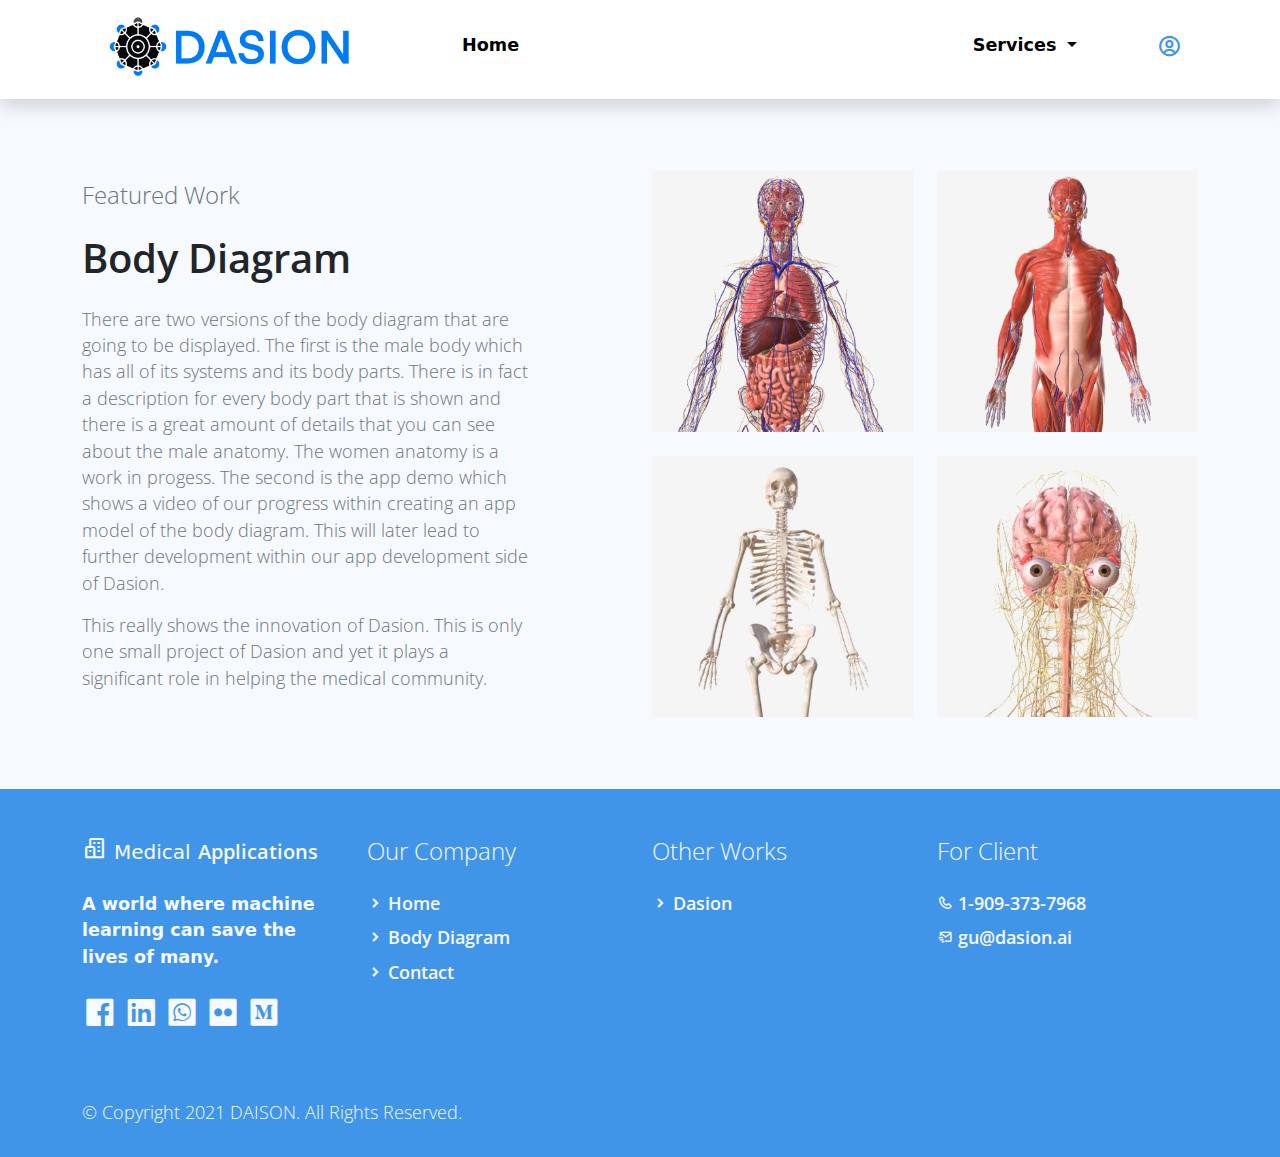
<file: index.html>
<!DOCTYPE html>
<html lang="en">

<head>
    <title>DASION</title>
    <meta charset="utf-8">
    <meta name="viewport" content="width=device-width, initial-scale=1">
    <link rel="apple-touch-icon" href="assets/img/favicon.png">
    <link rel="shortcut icon" type="image/x-icon" href="assets/img/dasionlogo.png">
    <!-- Load Require CSS -->
    <link href="assets/css/bootstrap.min.css" rel="stylesheet">
    <!-- Font CSS -->
    <link href="assets/css/boxicon.min.css" rel="stylesheet">
    <link href="https://fonts.googleapis.com/css2?family=Open+Sans:wght@300;400;600&display=swap" rel="stylesheet">
    <!-- Load Tempalte CSS -->
    <link rel="stylesheet" href="assets/css/templatemo.css">
    <!-- Custom CSS -->
    <link rel="stylesheet" href="assets/css/custom.css">
    <link rel="stylesheet" href="https://cdnjs.cloudflare.com/ajax/libs/animate.css/3.7.0/animate.min.css">

</head>

<body>
    <!-- Header -->
    <nav id="main_nav" class="navbar navbar-expand-lg navbar-light bg-white shadow" style="z-index: 1000;">

        <div class="container d-flex justify-content-between align-items-center overflow-visible">
            <h1 class="animated slower slideInLeft">
                <a class="navbar-brand h1" href="index.html">
                    <img src="./assets/img/bigdasionlogo.png" align=”right” width="300" height="auto" alt="...">
                </a>
            </h1>
            <!--
            <h1 class="animated slower slideInLeft"><span class="text-primary h4"><strong><b>Da</b></strong></span><span
                    class="text-black-50 h4">ta-to</span><span class="text-black-50 h4">-Deci</span><span
                    class="text-primary h4"><strong><b>sion</b></strong></span></h1>
            -->
            </a>
            <button class="navbar-toggler border-0" type="button" data-bs-toggle="collapse"
                data-bs-target="#navbar-toggler-success" aria-controls="navbarSupportedContent" aria-expanded="false"
                aria-label="Toggle navigation">
                <span class="navbar-toggler-icon"></span>
            </button>

            <div class="align-self-center collapse navbar-collapse flex-fill  d-lg-flex justify-content-lg-between "
                id="navbar-toggler-success">
                <div class="flex-fill mb-2">
                    <ul class="nav navbar-nav d-flex justify-content-between mx-xl-5 text-center text-dark ">
                        <li class="nav-item animated slower slideInDown">
                            <a class="nav-link btn-outline-primary rounded-pill px-3" href="https://www.data-to-decision.net/" target="_blank">Home</a>
                        </li>
                        <!--
                        <li class="nav-item animated slower slideInDown animated">
                            <a class="nav-link btn-outline-primary rounded-pill px-3" href="work.html">Body Diagram</a>
                        </li>
                    -->
                        

                        <li class="nav-item animated slower slideInDown animated dropdown">
                            <a class="nav-link btn-outline-primary dropdown-toggle rounded-pill px-3"
                                id="educationDropdown" role="button" data-toggle="dropdown" aria-haspopup="true"
                                aria-expanded="false">
                                Services
                            </a>

                            <div class="dropdown-menu" aria-labelledby="educationDropdown">
                                <a class="dropdown-item" href="/datavisualization/datavisualization.html">Data Visualization</a>
                                <a class="dropdown-item" href="">Data Cleaning</a>
                                <a class="dropdown-item" href="">Data Feature Extraction</a>
                                <a class="dropdown-item" href="">Best Feature Selection</a>
                                <a class="dropdown-item" href="">Best ML Method Selection</a>
                            </div>
                        </li>
                    </ul>
                </div>
                <div class="navbar align-self-center d-flex animated slower slideInRight">
                    <!--
                    <a class="nav-link" href="#"><i class='bx bx-bell bx-sm bx-tada-hover text-primary'></i></a>
                    <a class="nav-link" href="#"><i class='bx bx-cog bx-sm text-primary'></i></a>
                    -->
                    <a class="nav-link" href="https://www.data-to-decision.net/" target="_blank"><i class='bx bx-user-circle bx-sm text-primary'></i></a>
                </div>
            </div>
        </div>
    </nav>
    <!-- Close Header -->
    <!-- Chatbot 
    <div id='embed_pw7n5'><script src='https://app.hybrid.chat/scripts/init.js'></script><script>widget('pw7n5','hybrid.chat',{"loadHistory": false});</script></div>
-->
    

    <!-- Start Banner Hero -->

    <!-- Start Feature Work -->
    <section class="bg-light py-5">
        <div class="feature-work container my-4">
            <div class="row d-flex d-flex align-items-center">
                <div class="col-lg-5">
                    <h3 class="feature-work-title h4 text-muted light-300">Featured Work</h3>
                    <h1 class="feature-work-heading h2 py-3 semi-bold-600">Body Diagram</h1>
                    <p class="feature-work-body text-muted light-300">
                        There are two versions of the body diagram that are going to be displayed.
                        The first is the male body which has all of its systems and its body parts.
                        There is in fact a description for every body part that is shown and there is
                        a great amount of details that you can see about the male anatomy. The women
                        anatomy is a work in progess. The second is the app demo which shows a video
                        of our progress within creating an app model of the body diagram. This will later
                        lead to further development within our app development side of Dasion.
                    </p>
                    <p class="feature-work-footer text-muted light-300">This really shows the innovation of Dasion. This
                        is only one small project of Dasion and yet it plays a significant role in helping the medical
                        community.</p>
                </div>
                <div class="col-lg-6 offset-lg-1 align-left">
                    <div class="row">
                        <a class="col" data-type="image" data-fslightbox="gallery"
                            href="./assets/img/feature-work-1-large.jpg">
                            <img class="img-fluid" src="./assets/img/feature-work-1.jpg">
                        </a>
                        <a class="col" data-type="image" data-fslightbox="gallery"
                            href="./assets/img/feature-work-2-large.jpg">
                            <img class="img-fluid" src="./assets/img/feature-work-2.jpg">
                        </a>
                    </div>
                    <div class="row pt-4">
                        <a class="col" data-type="image" data-fslightbox="gallery"
                            href="./assets/img/feature-work-3-large.jpg">
                            <img class="img-fluid" src="./assets/img/feature-work-3.jpg">
                        </a>
                        <a class="col" data-type="image" data-fslightbox="gallery"
                            href="./assets/img/feature-work-4-large.jpg">
                            <img class="img-fluid" src="./assets/img/feature-work-4.jpg">
                        </a>
                    </div>
                </div>
            </div>
        </div>
    </section>
    <!-- End Feature Work -->

    <!-- Start Footer -->
    <footer class="bg-secondary pt-4">
        <div class="container">
            <div class="row py-4">

                <div class="col-lg-3 col-12 align-left">
                    <a class="navbar-brand" href="index.html">
                        <i class='bx bx-buildings bx-sm text-light'></i>
                        <span class="text-light h5">Medical</span> <span
                            class="text-light h5 semi-bold-600">Applications</span>
                    </a>
                    <p class="text-light my-lg-4 my-2">
                        A world where machine learning can save the lives of many.
                    </p>
                    <ul class="list-inline footer-icons light-300">
                        <li class="list-inline-item m-0">
                            <a class="text-light" target="_blank" href="http://facebook.com/">
                                <i class='bx bxl-facebook-square bx-md'></i>
                            </a>
                        </li>
                        <li class="list-inline-item m-0">
                            <a class="text-light" target="_blank" href="https://www.linkedin.com/">
                                <i class='bx bxl-linkedin-square bx-md'></i>
                            </a>
                        </li>
                        <li class="list-inline-item m-0">
                            <a class="text-light" target="_blank" href="https://www.whatsapp.com/">
                                <i class='bx bxl-whatsapp-square bx-md'></i>
                            </a>
                        </li>
                        <li class="list-inline-item m-0">
                            <a class="text-light" target="_blank" href="https://www.flickr.com/">
                                <i class='bx bxl-flickr-square bx-md'></i>
                            </a>
                        </li>
                        <li class="list-inline-item m-0">
                            <a class="text-light" target="_blank" href="https://www.medium.com/">
                                <i class='bx bxl-medium-square bx-md'></i>
                            </a>
                        </li>
                    </ul>
                </div>

                <div class="col-lg-3 col-md-4 my-sm-0 mt-4">
                    <h3 class="h4 pb-lg-3 text-light light-300">Our Company</h2>
                        <ul class="list-unstyled text-light light-300">
                            <li class="pb-2">
                                <i class='bx-fw bx bxs-chevron-right bx-xs'></i><a
                                    class="text-decoration-none text-light" href="index.html">Home</a>
                            </li>
                            <li class="pb-2">
                                <i class='bx-fw bx bxs-chevron-right bx-xs'></i><a
                                    class="text-decoration-none text-light py-1" href="work.html">Body Diagram</a>
                            </li>
                            <li class="pb-2">
                                <i class='bx-fw bx bxs-chevron-right bx-xs'></i><a
                                    class="text-decoration-none text-light py-1" href="contact.html">Contact</a>
                            </li>
                        </ul>
                </div>

                <div class="col-lg-3 col-md-4 my-sm-0 mt-4">
                    <h2 class="h4 pb-lg-3 text-light light-300">Other Works</h2>
                    <ul class="list-unstyled text-light light-300">
                        <li class="pb-2">
                            <i class='bx-fw bx bxs-chevron-right bx-xs'></i><a
                                class="text-decoration-none text-light py-1"
                                href="https://www.data-to-decision.net/">Dasion</a>
                        </li>

                    </ul>
                </div>

                <div class="col-lg-3 col-md-4 my-sm-0 mt-4">
                    <h2 class="h4 pb-lg-3 text-light light-300">For Client</h2>
                    <ul class="list-unstyled text-light light-300">
                        <li class="pb-2">
                            <i class='bx-fw bx bx-phone bx-xs'></i><a class="text-decoration-none text-light py-1"
                                href="tel:010-020-0340">1-909-373-7968</a>
                        </li>
                        <li class="pb-2">
                            <i class='bx-fw bx bx-mail-send bx-xs'></i><a class="text-decoration-none text-light py-1"
                                href="mailto:info@company.com">gu@dasion.ai</a>
                        </li>
                    </ul>
                </div>

            </div>
        </div>

        <div class="w-100 bg-primary py-3">
            <div class="container">
                <div class="row pt-2">
                    <div class="col-lg-6 col-sm-12">
                        <p class="text-lg-start text-center text-light light-300">
                            © Copyright 2021 DAISON. All Rights Reserved.
                        </p>
                    </div>

                </div>
            </div>
        </div>

    </footer>
    <!-- End Footer -->



    <!-- Load jQuery require for isotope -->
    <script src="assets/js/jquery.min.js"></script>
    <!-- Bootstrap -->
    <script src="assets/js/bootstrap.bundle.min.js"></script>
    <!-- Isotope -->
    <script src="assets/js/isotope.pkgd.js"></script>
    <!-- Page Script -->
    <script>
        $(window).load(function () {
            // init Isotope
            var $projects = $('.projects').isotope({
                itemSelector: '.project',
                layoutMode: 'fitRows'
            });
            $(".filter-btn").click(function () {
                var data_filter = $(this).attr("data-filter");
                $projects.isotope({
                    filter: data_filter
                });
                $(".filter-btn").removeClass("active");
                $(".filter-btn").removeClass("shadow");
                $(this).addClass("active");
                $(this).addClass("shadow");
                return false;
            });
        });
    </script>
    <!-- Templatemo -->
    <script src="assets/js/templatemo.js"></script>
    <!-- Custom -->
    <script src="assets/js/custom.js"></script>

</body>

</html>
</file>
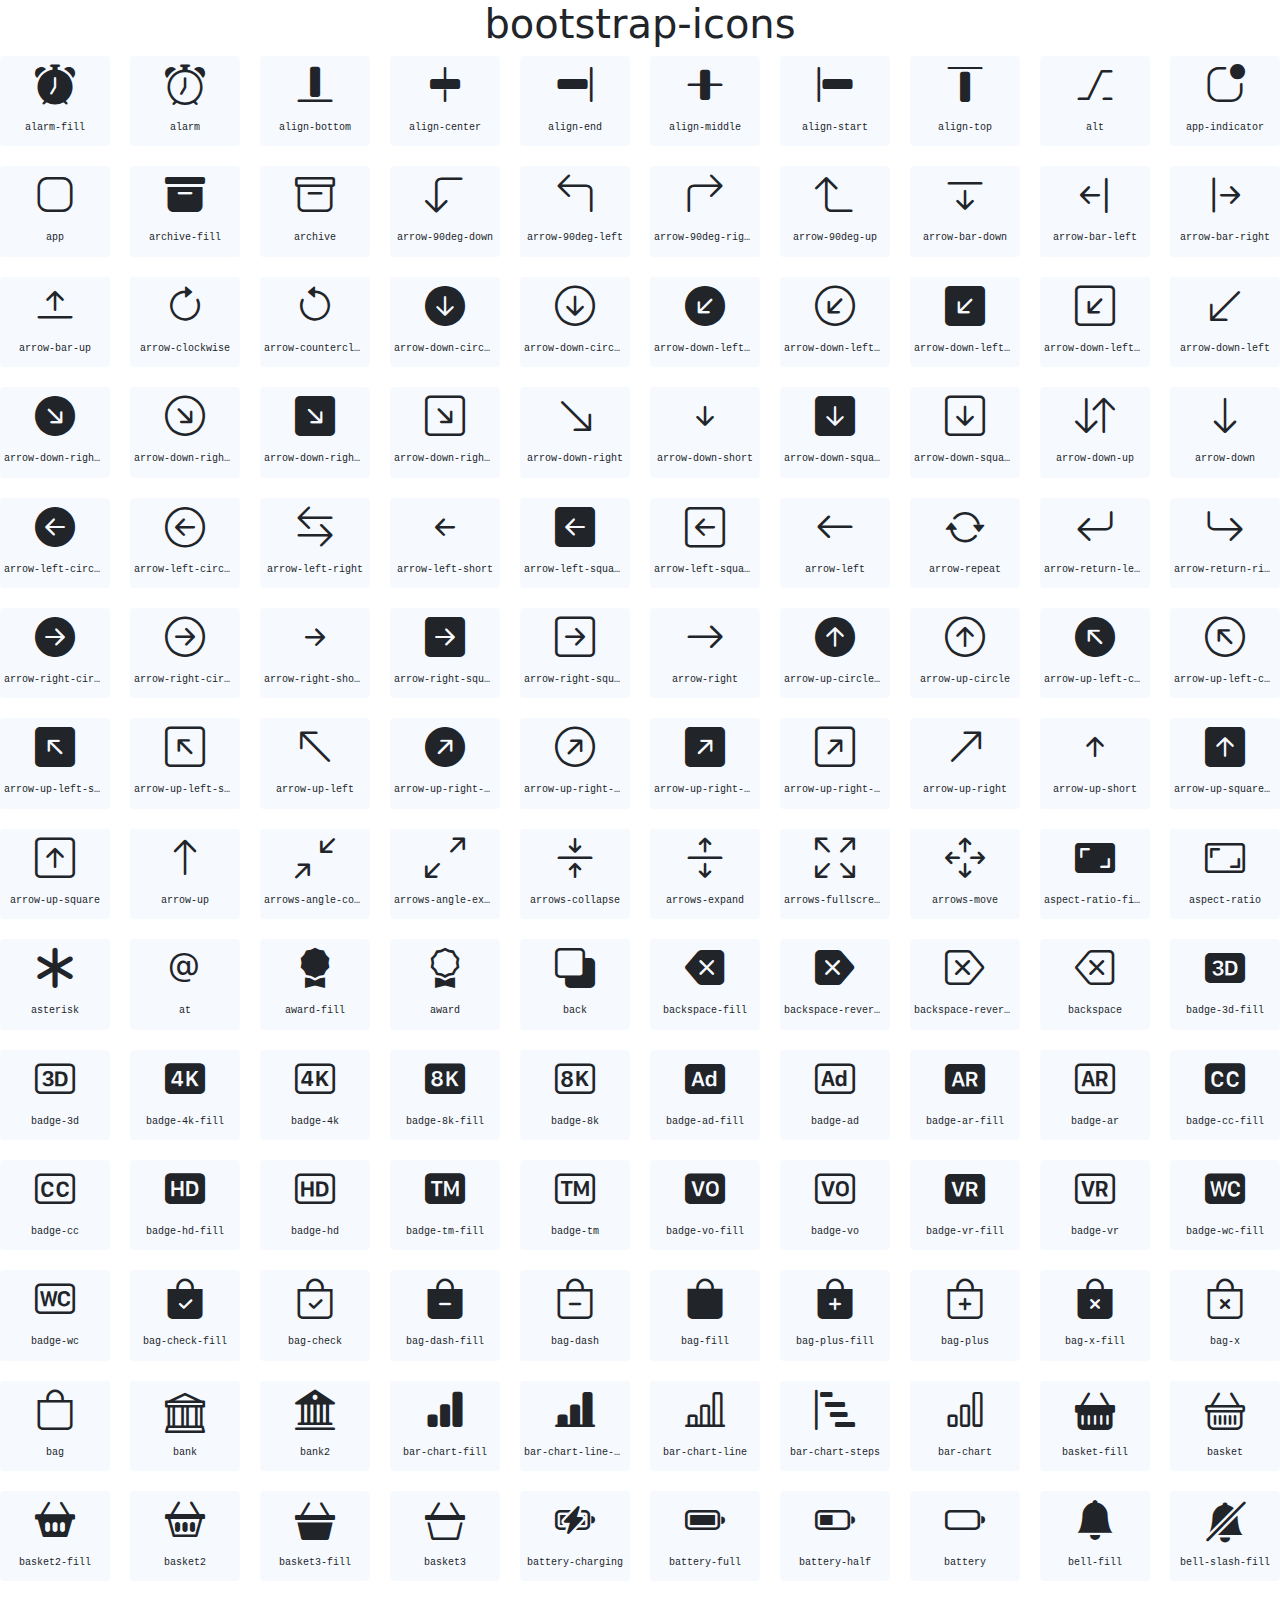
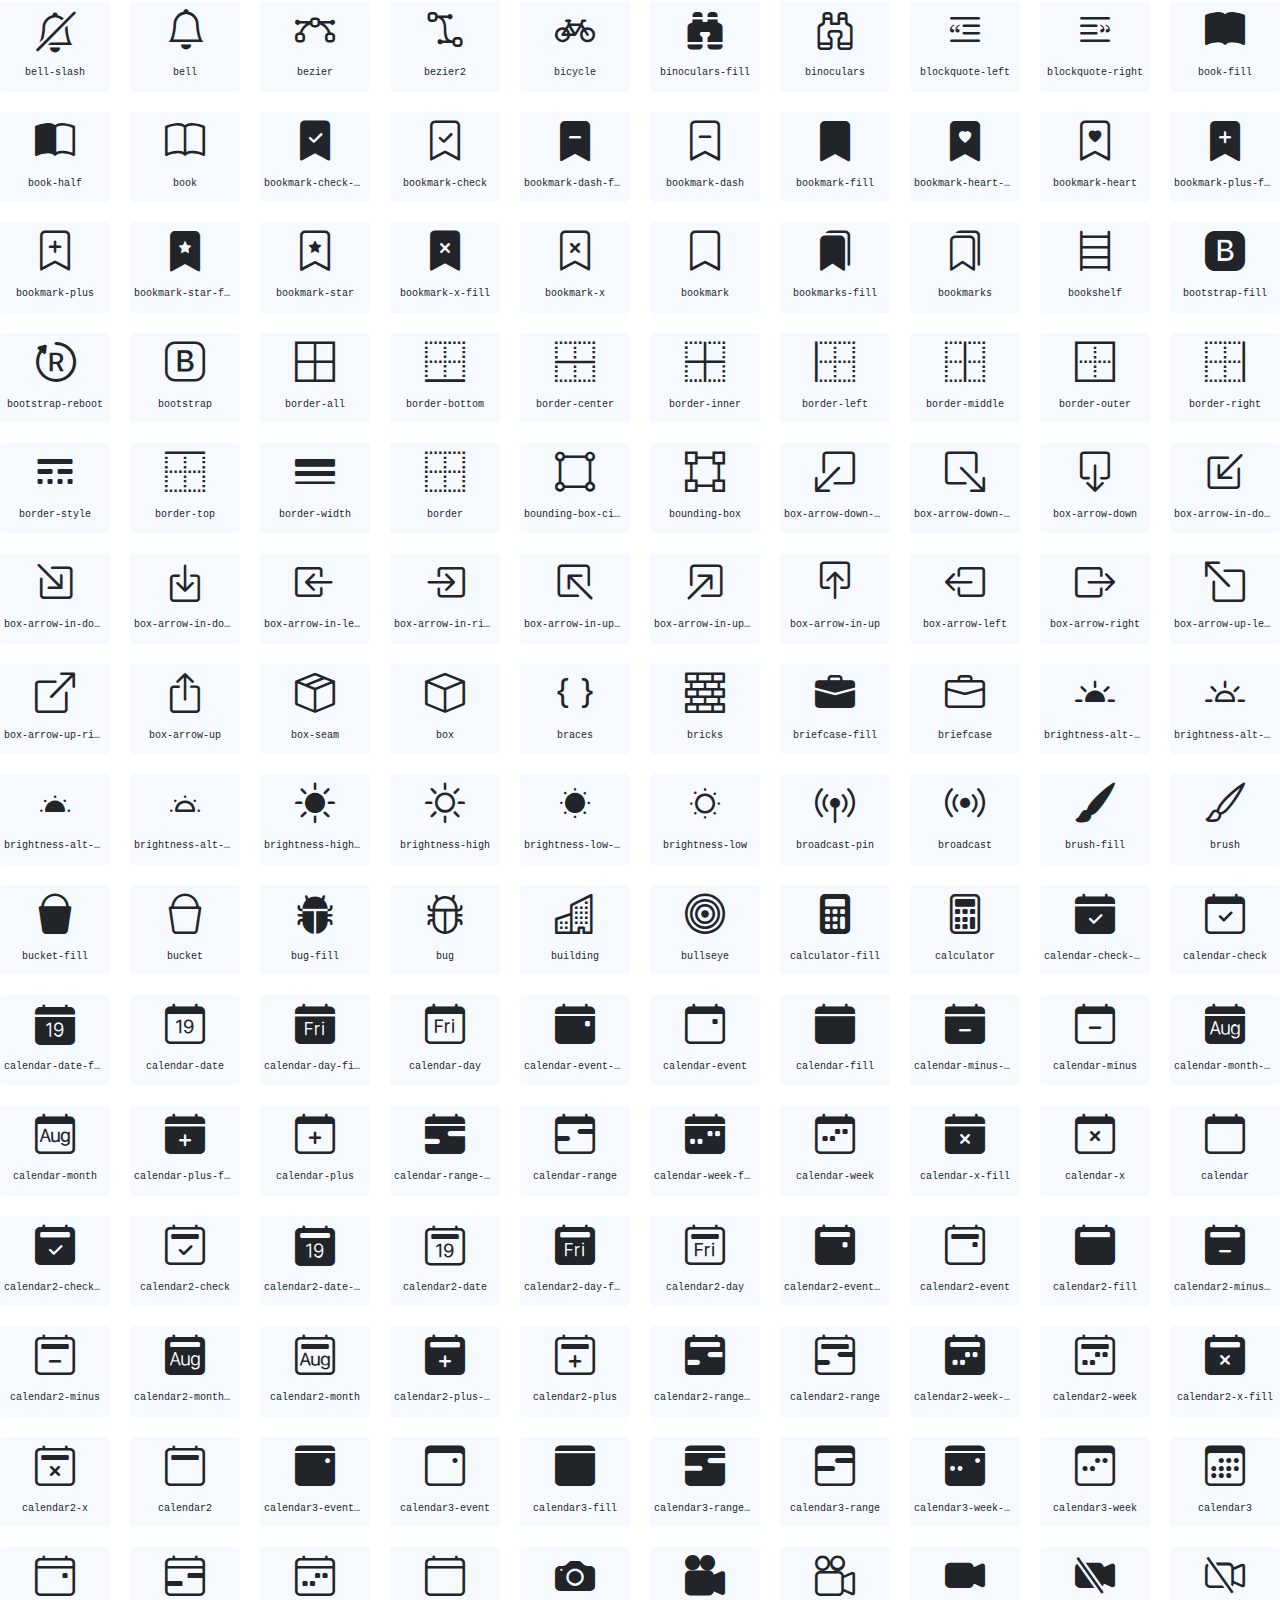
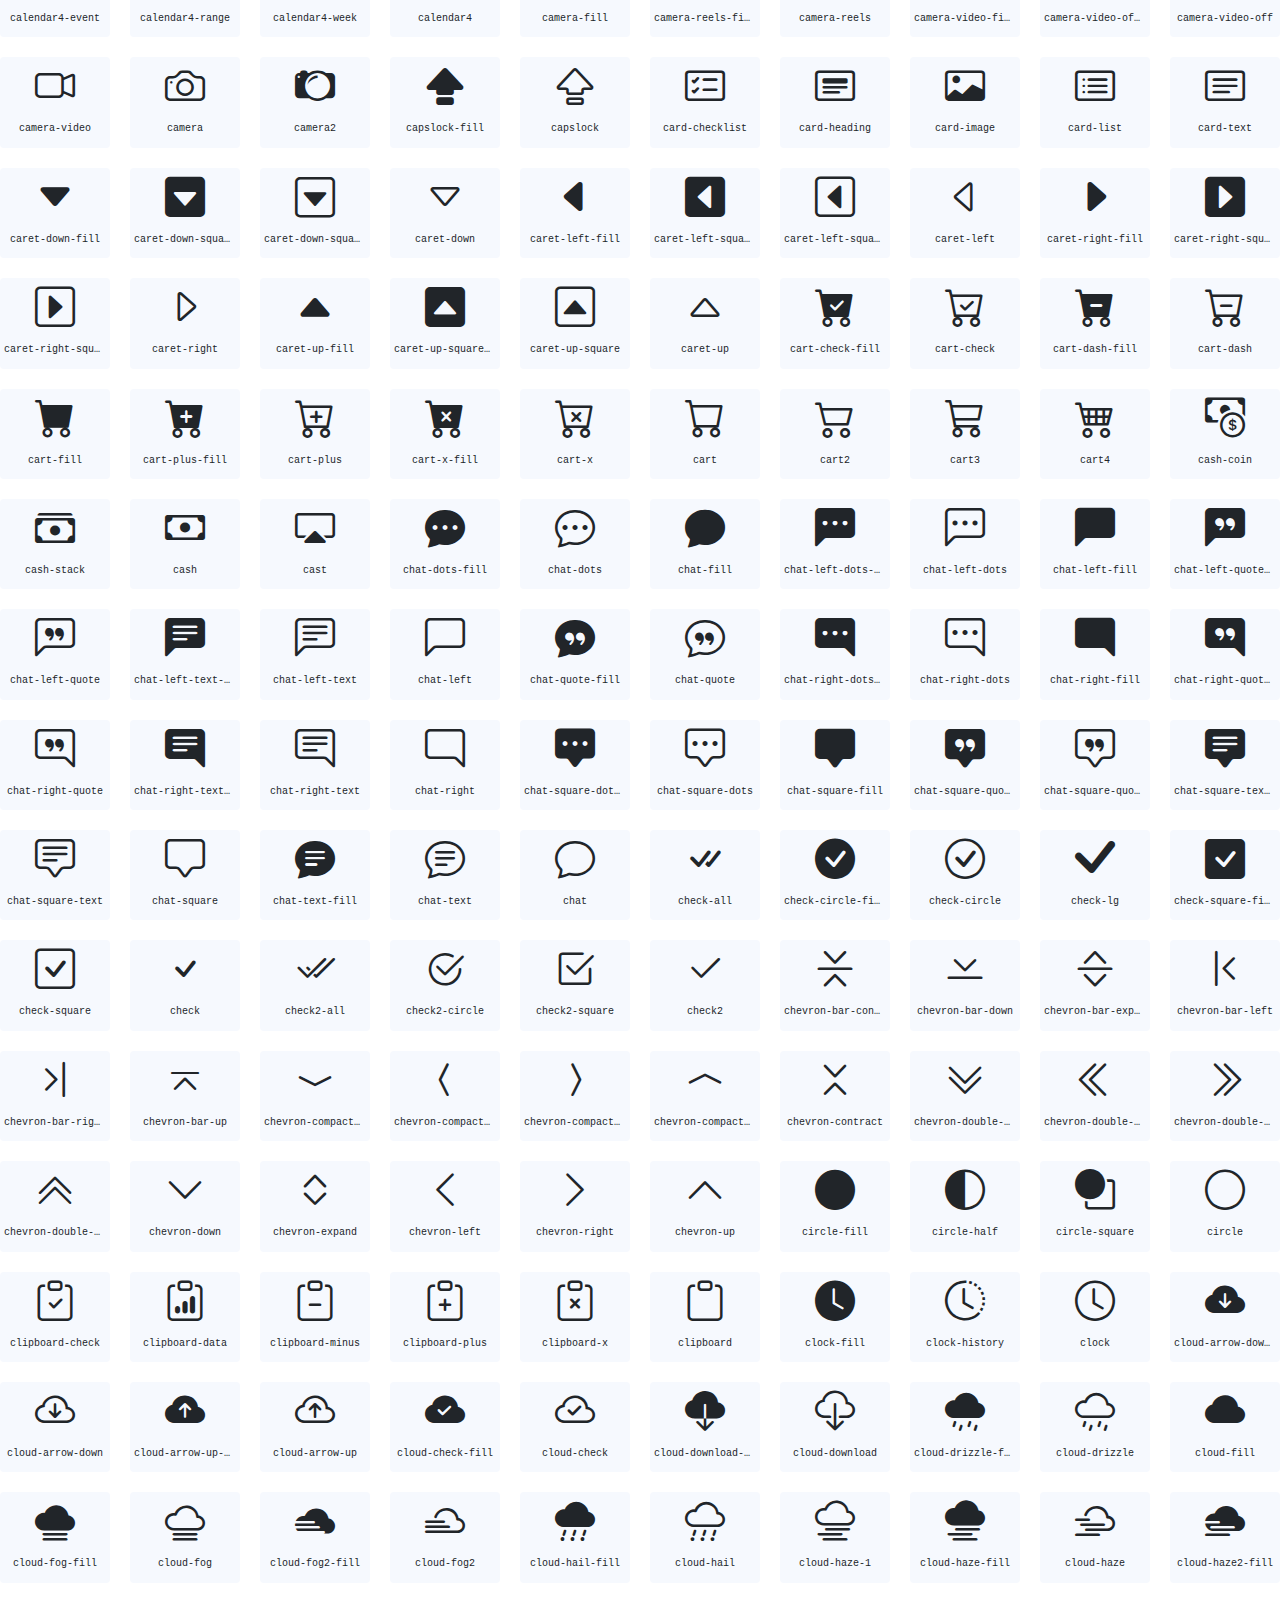
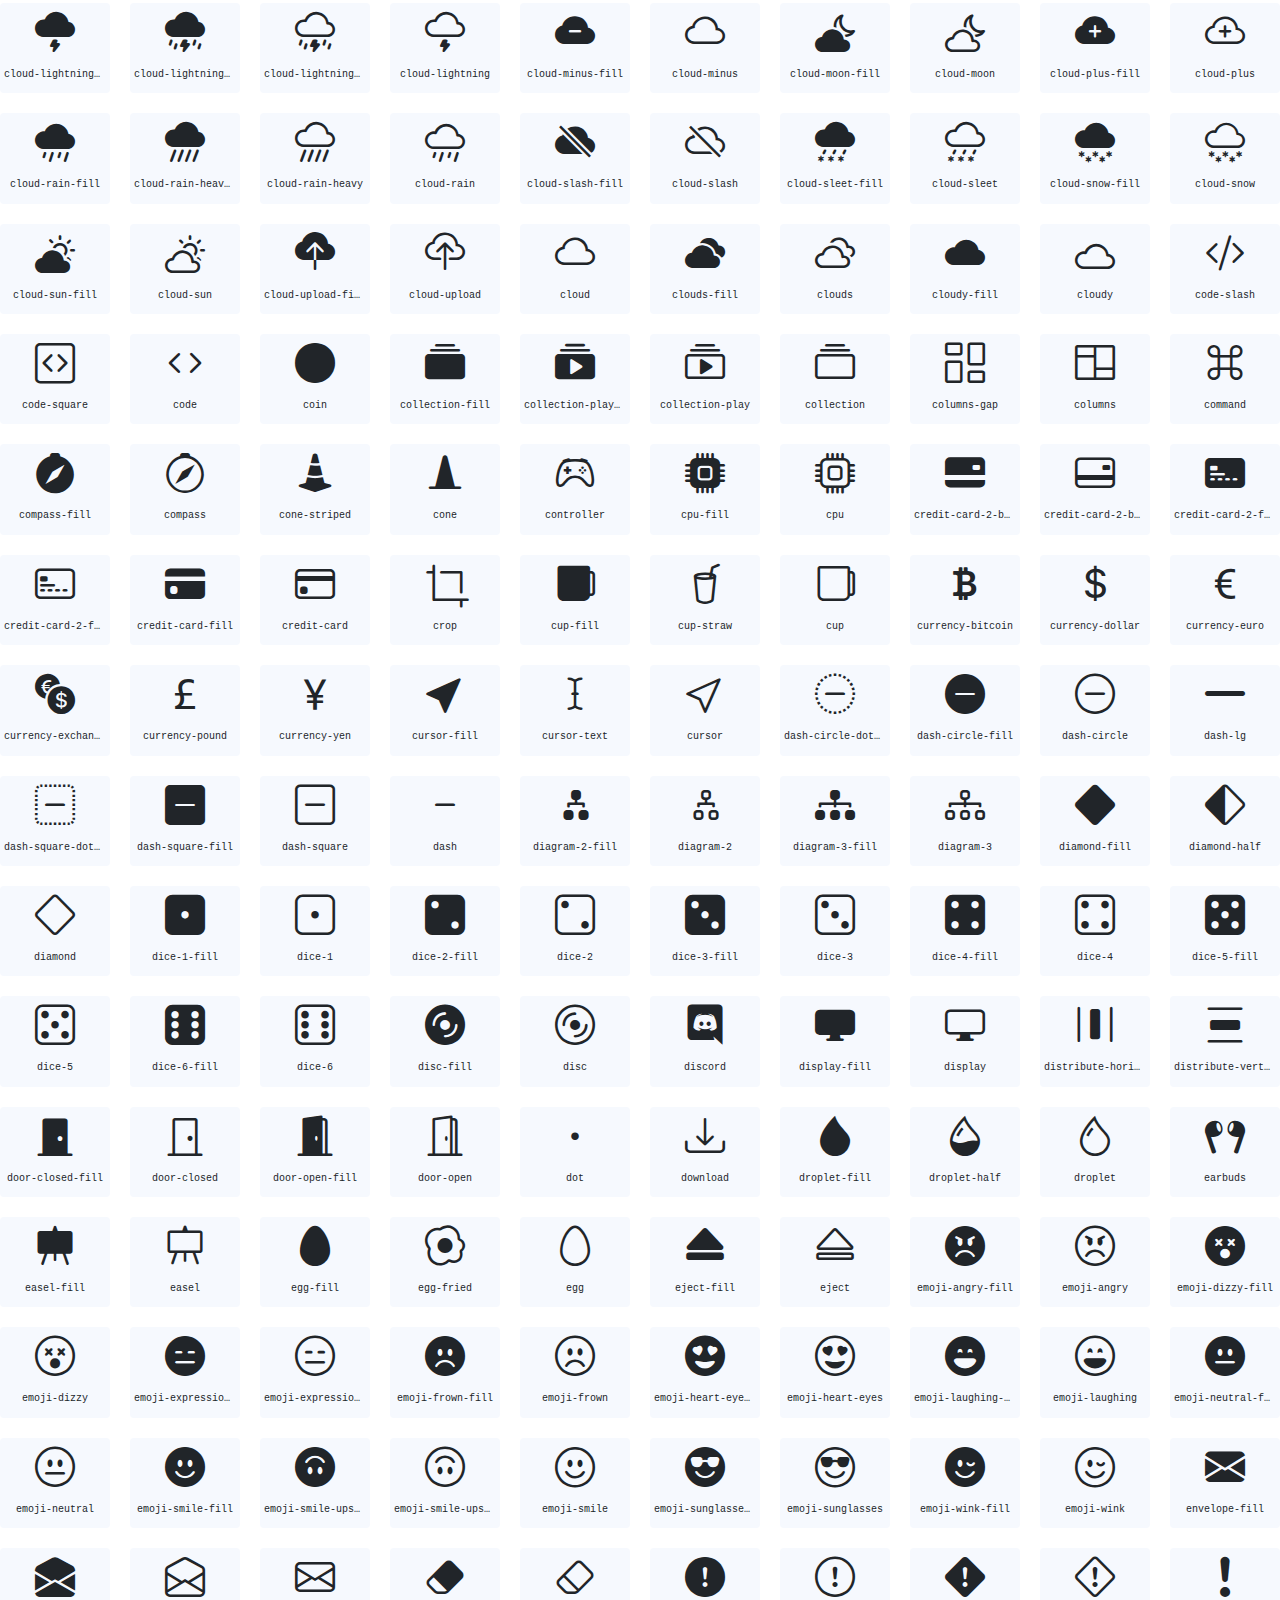
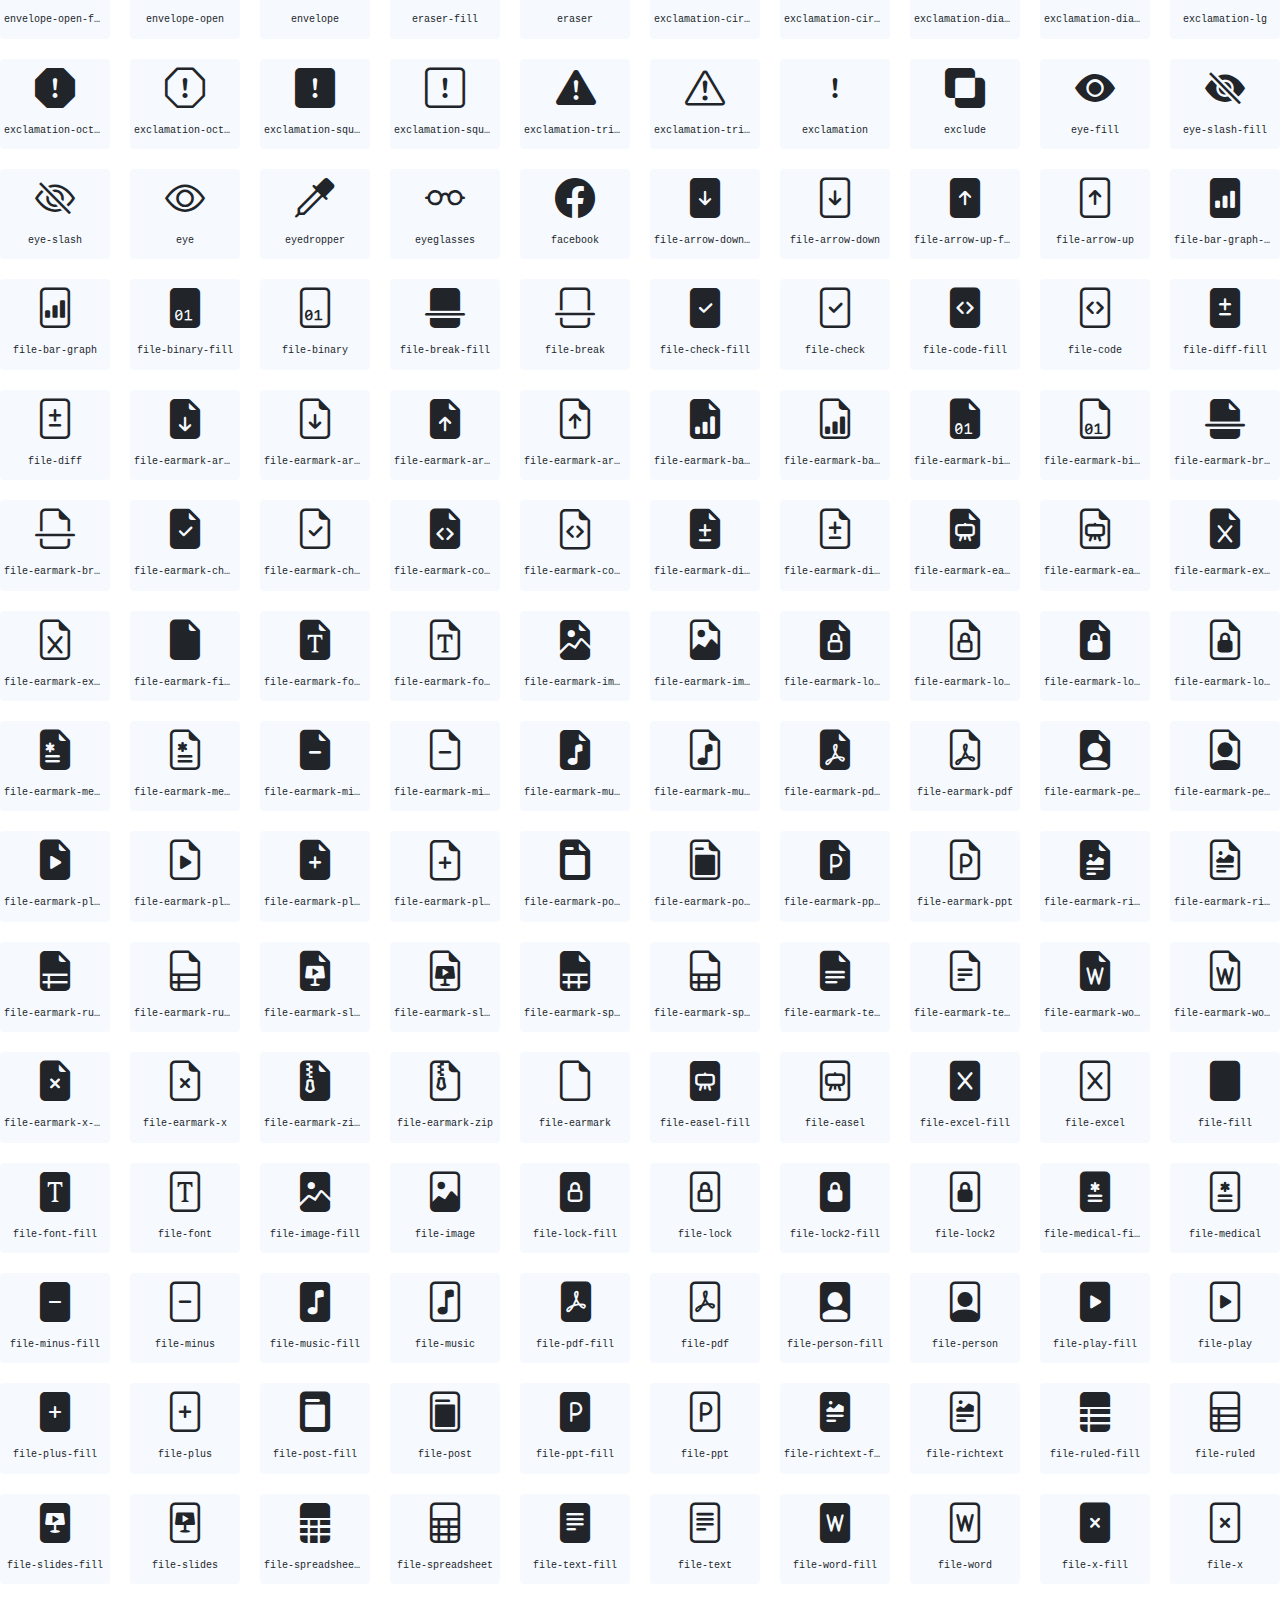
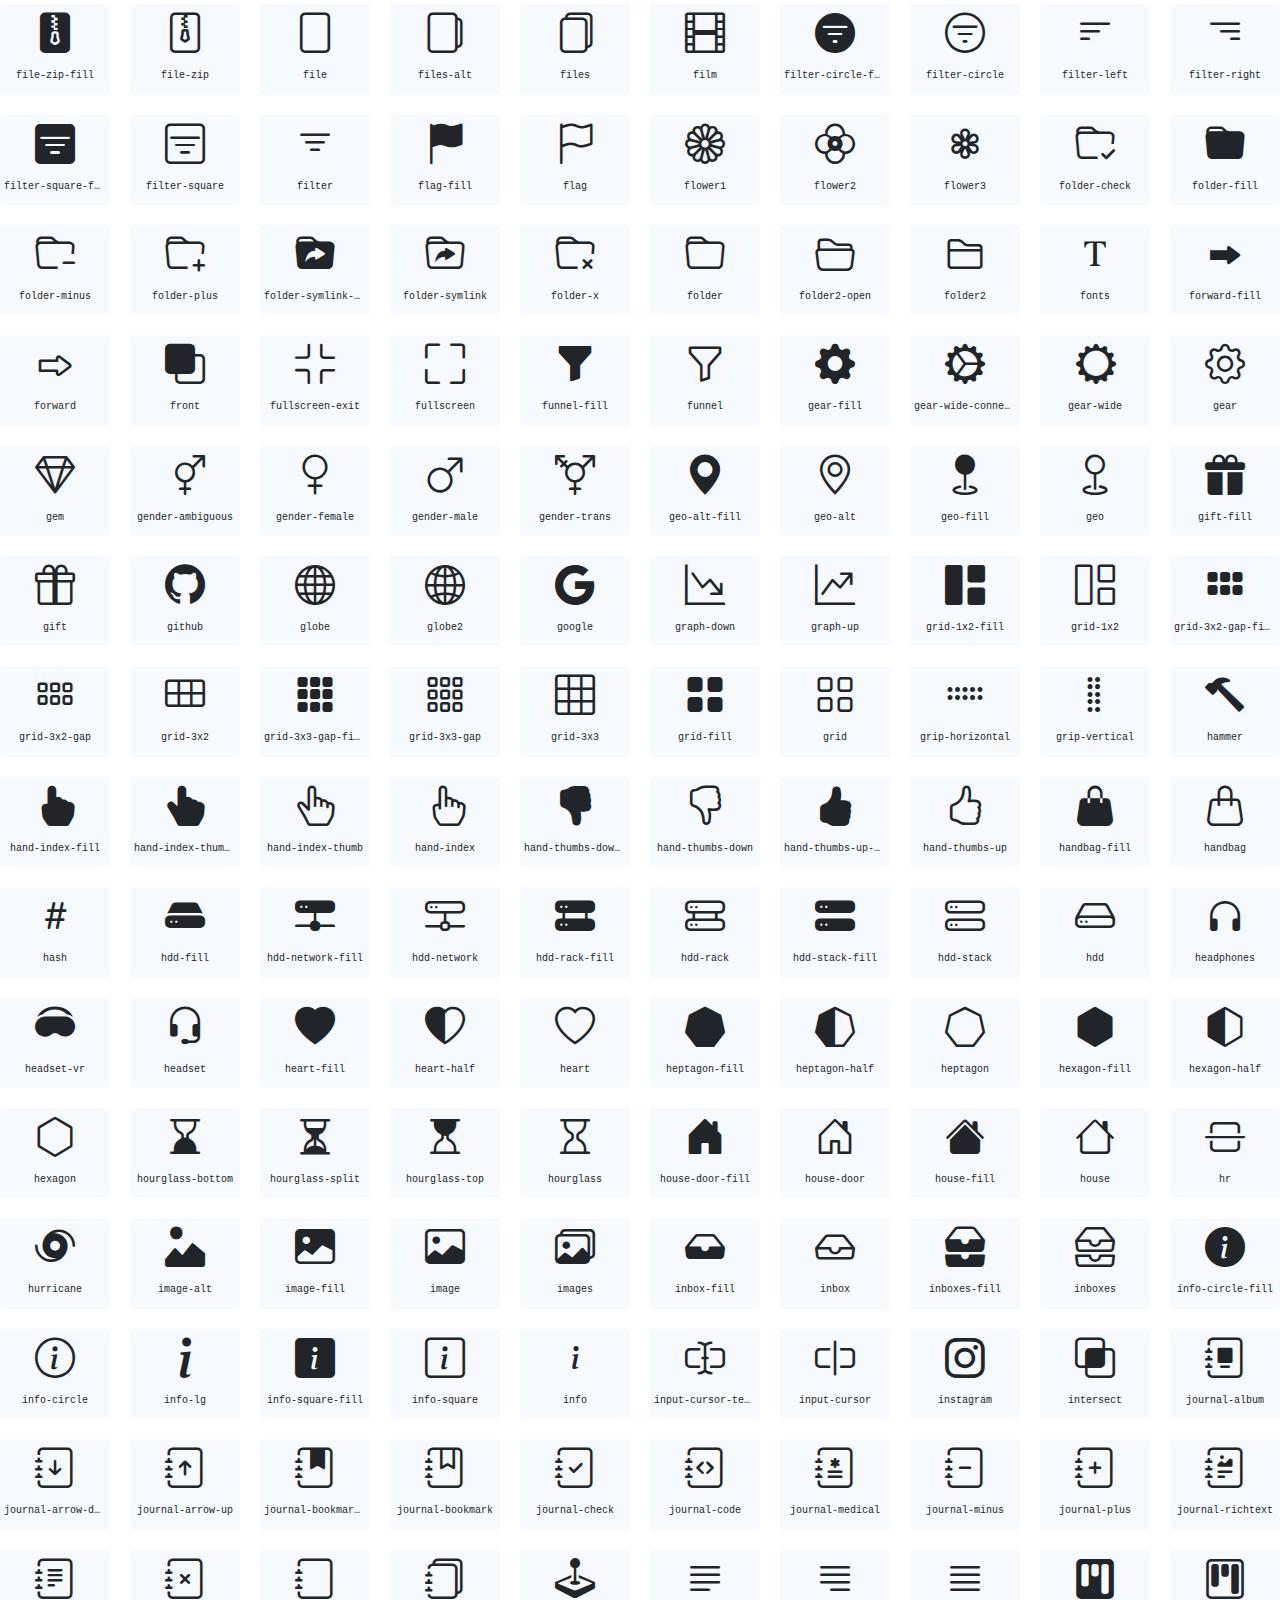
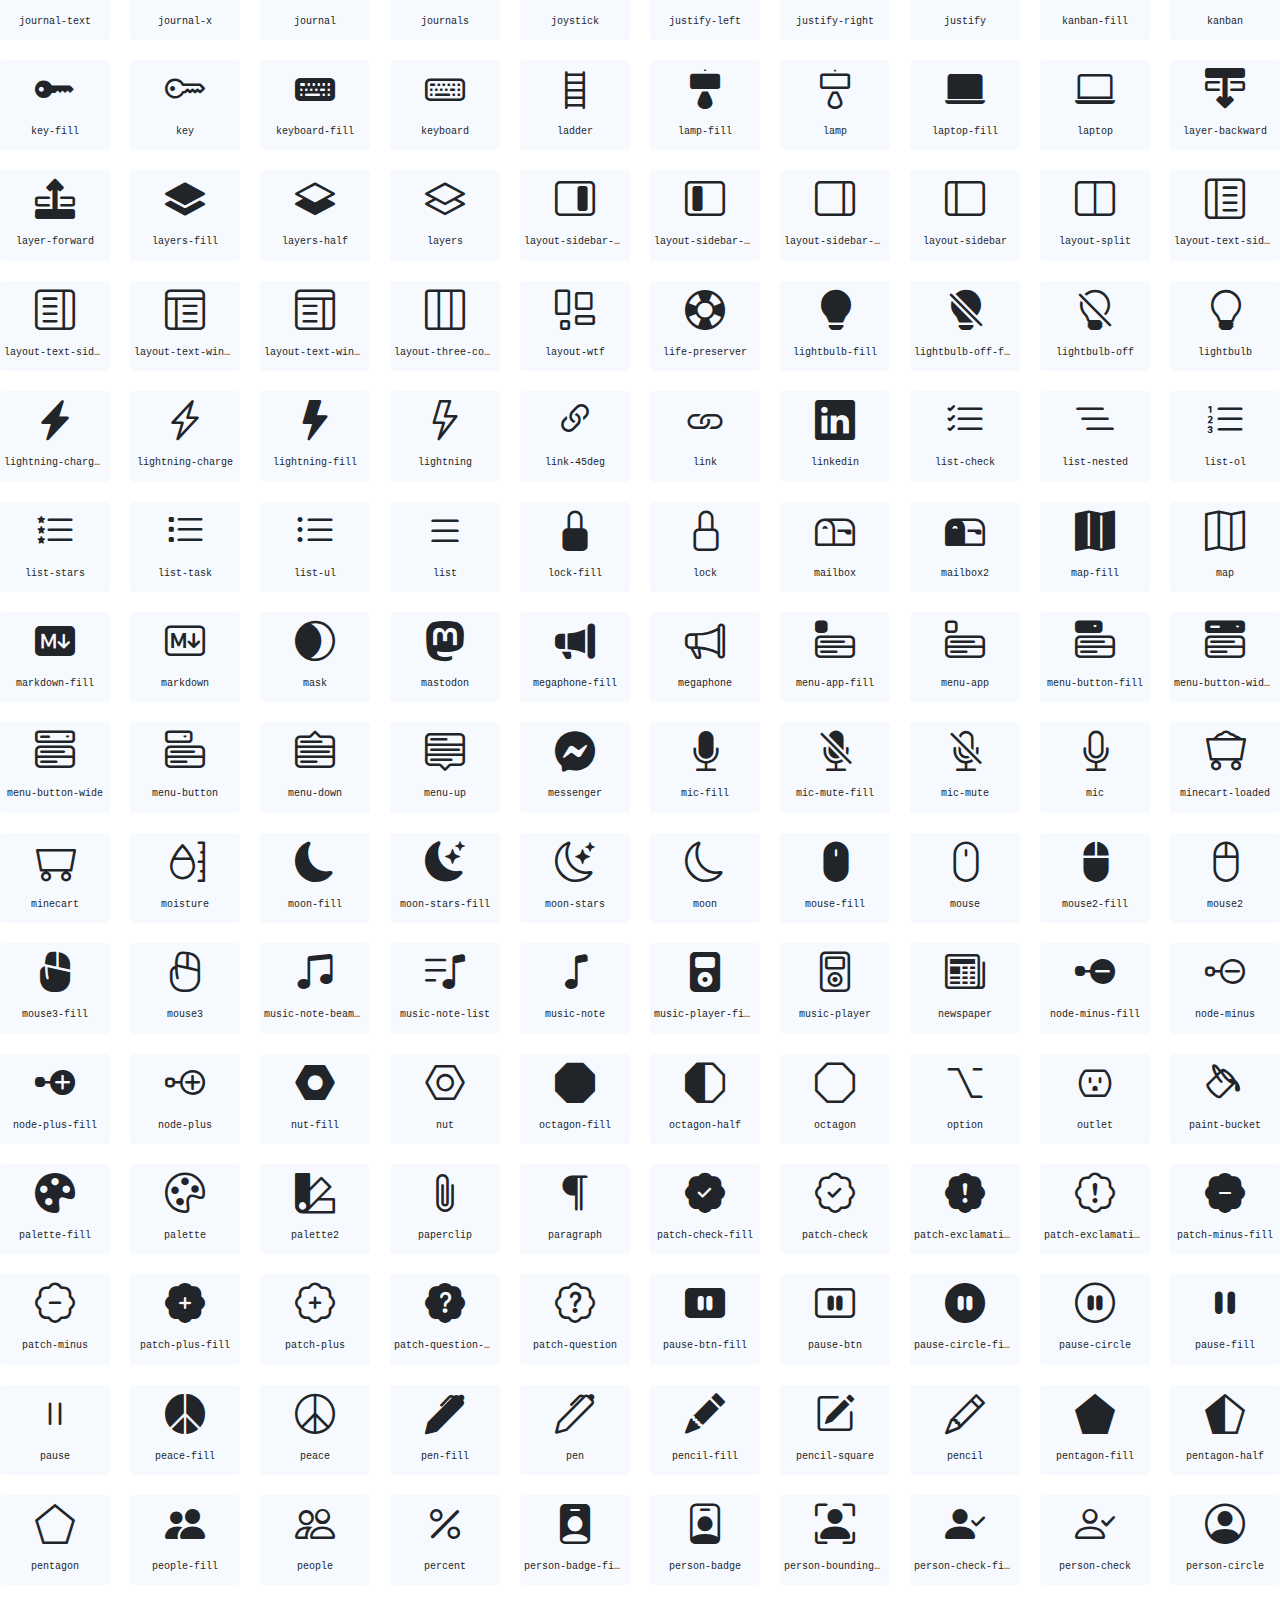
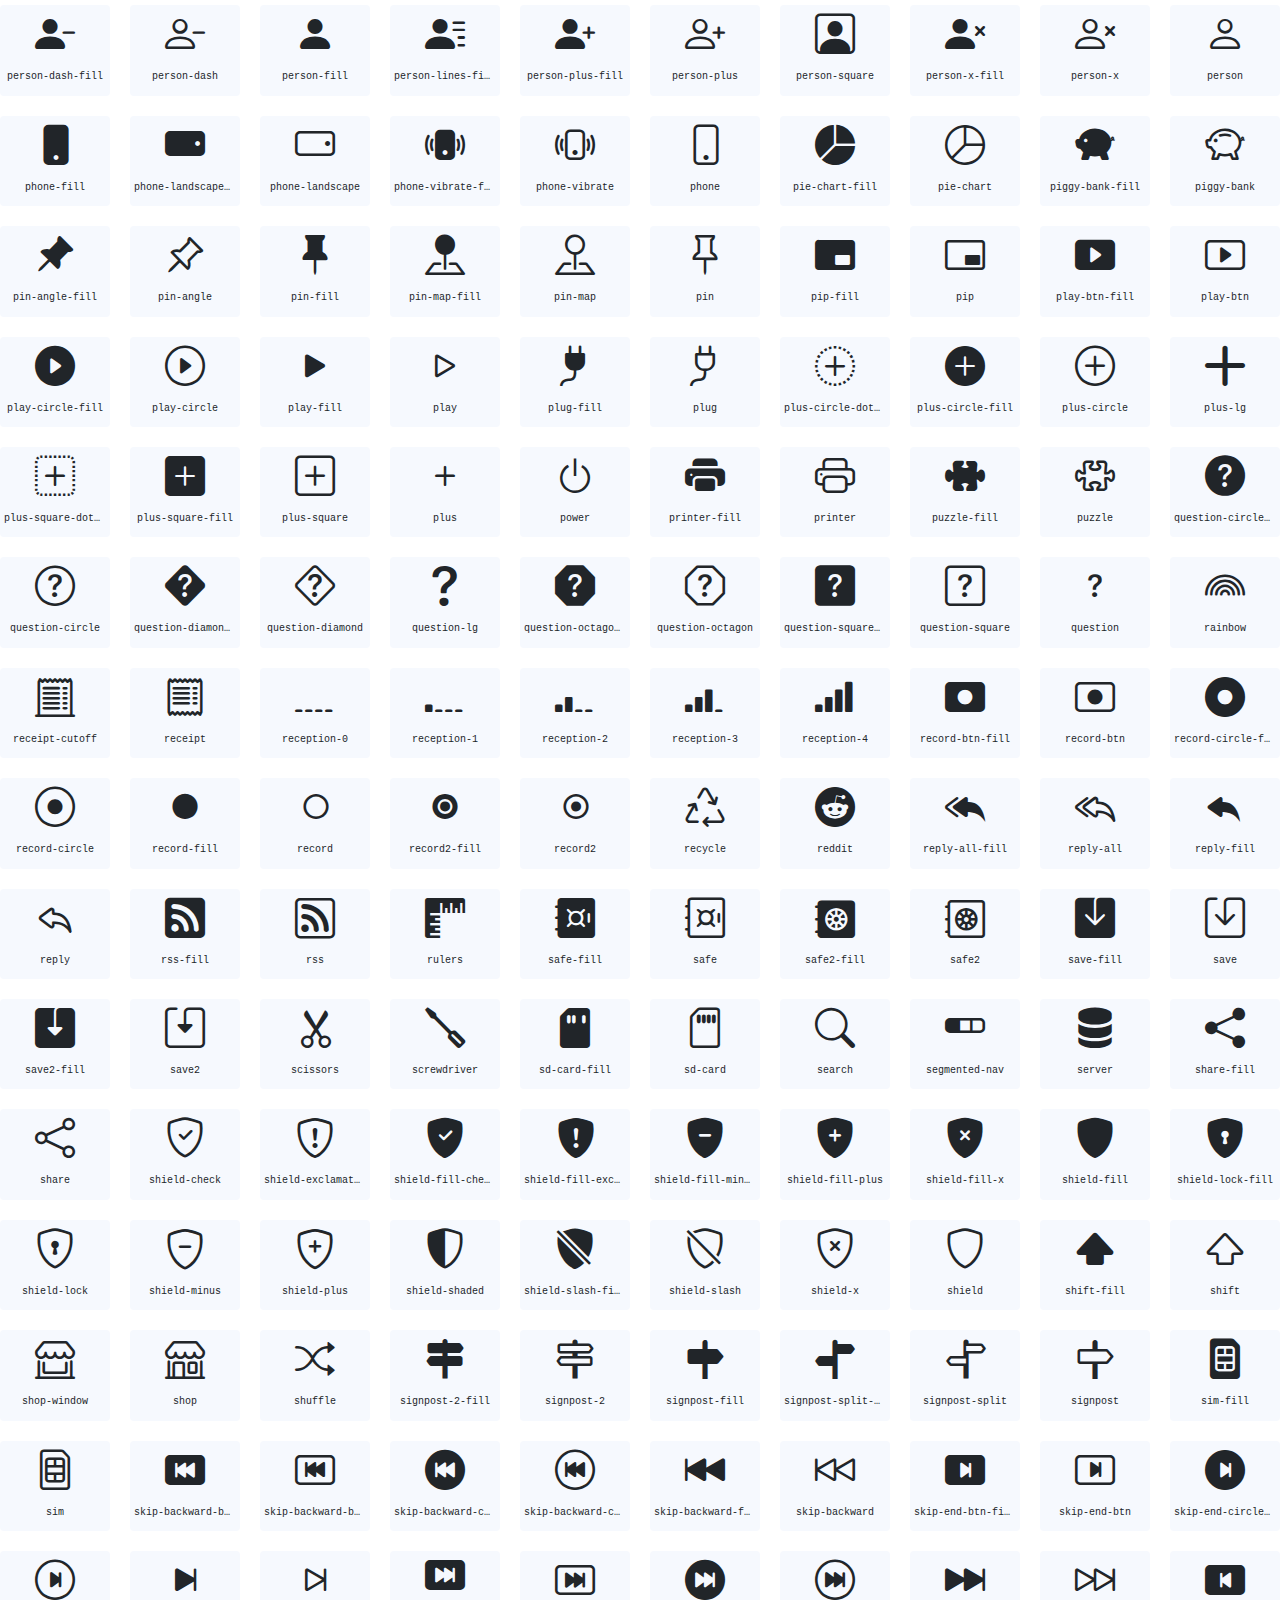
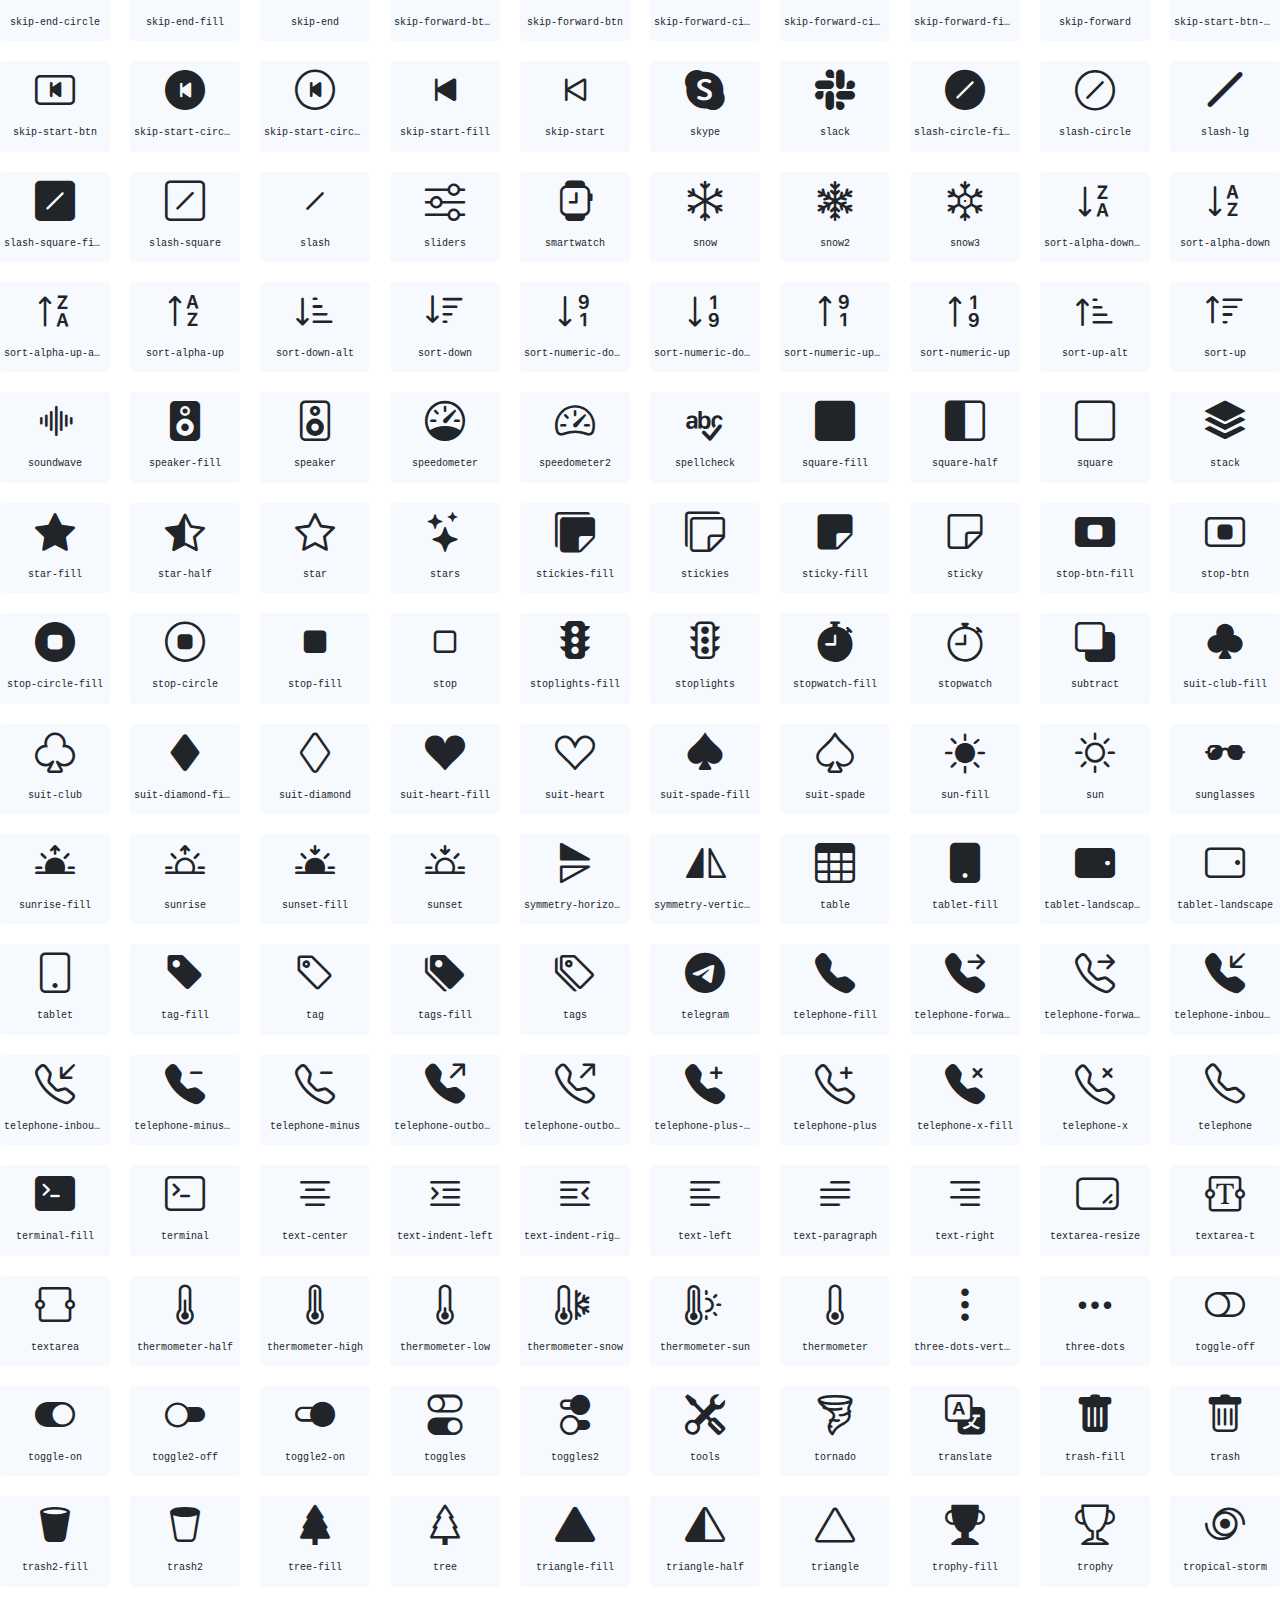
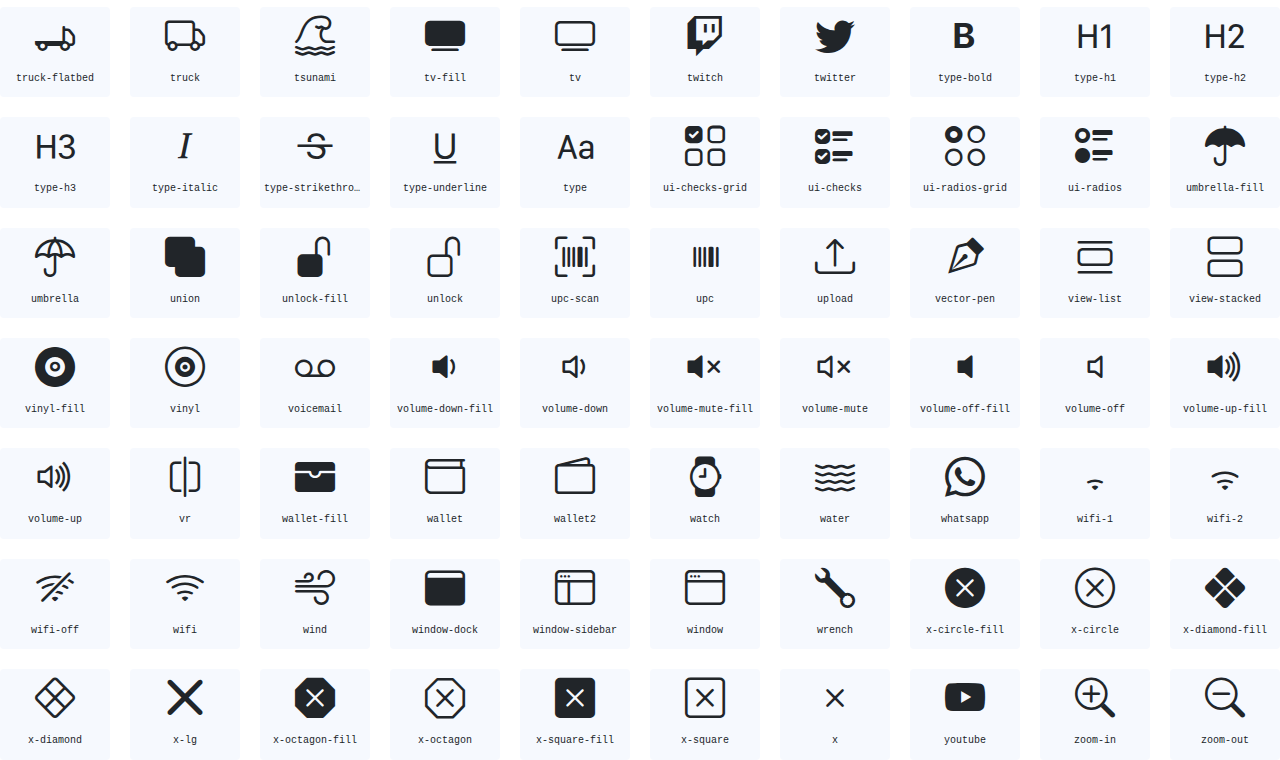
<file: datavisualization/assets/vendor/bootstrap-icons/index.html>
<!doctype html>
<html lang="en">
<head>
  <meta charset="utf-8">
  <title>bootstrap-icons</title>

  <style>
    .icons {
      display: grid;
      max-width: 100%;
      grid-template-columns: repeat(auto-fit, minmax(100px, 1fr) );
      gap: 1.25rem;
    }
    .icon {
      background-color: var(--bs-light);
      border-radius: .25rem;
    }
    .bi {
      margin: .25rem;
      font-size: 2.5rem;
    }
    .label {
      font-family: var(--bs-font-monospace);
    }
    .label {
      display: inline-block;
      width: 100%;
      overflow: hidden;
      padding: .25rem;
      font-size: .625rem;
      text-overflow: ellipsis;
      white-space: nowrap;
    }
  </style>

  <link rel="stylesheet" href="/assets/css/bootstrap.min.css">
  <link rel="stylesheet" href="bootstrap-icons.css">
</head>
<body class="text-center">

  <h1>bootstrap-icons</h1>

  <div class="icons">
    <div class="icon">
      <i class="bi bi-alarm-fill"></i>
      <div class="label">alarm-fill</div>
    </div>
    <div class="icon">
      <i class="bi bi-alarm"></i>
      <div class="label">alarm</div>
    </div>
    <div class="icon">
      <i class="bi bi-align-bottom"></i>
      <div class="label">align-bottom</div>
    </div>
    <div class="icon">
      <i class="bi bi-align-center"></i>
      <div class="label">align-center</div>
    </div>
    <div class="icon">
      <i class="bi bi-align-end"></i>
      <div class="label">align-end</div>
    </div>
    <div class="icon">
      <i class="bi bi-align-middle"></i>
      <div class="label">align-middle</div>
    </div>
    <div class="icon">
      <i class="bi bi-align-start"></i>
      <div class="label">align-start</div>
    </div>
    <div class="icon">
      <i class="bi bi-align-top"></i>
      <div class="label">align-top</div>
    </div>
    <div class="icon">
      <i class="bi bi-alt"></i>
      <div class="label">alt</div>
    </div>
    <div class="icon">
      <i class="bi bi-app-indicator"></i>
      <div class="label">app-indicator</div>
    </div>
    <div class="icon">
      <i class="bi bi-app"></i>
      <div class="label">app</div>
    </div>
    <div class="icon">
      <i class="bi bi-archive-fill"></i>
      <div class="label">archive-fill</div>
    </div>
    <div class="icon">
      <i class="bi bi-archive"></i>
      <div class="label">archive</div>
    </div>
    <div class="icon">
      <i class="bi bi-arrow-90deg-down"></i>
      <div class="label">arrow-90deg-down</div>
    </div>
    <div class="icon">
      <i class="bi bi-arrow-90deg-left"></i>
      <div class="label">arrow-90deg-left</div>
    </div>
    <div class="icon">
      <i class="bi bi-arrow-90deg-right"></i>
      <div class="label">arrow-90deg-right</div>
    </div>
    <div class="icon">
      <i class="bi bi-arrow-90deg-up"></i>
      <div class="label">arrow-90deg-up</div>
    </div>
    <div class="icon">
      <i class="bi bi-arrow-bar-down"></i>
      <div class="label">arrow-bar-down</div>
    </div>
    <div class="icon">
      <i class="bi bi-arrow-bar-left"></i>
      <div class="label">arrow-bar-left</div>
    </div>
    <div class="icon">
      <i class="bi bi-arrow-bar-right"></i>
      <div class="label">arrow-bar-right</div>
    </div>
    <div class="icon">
      <i class="bi bi-arrow-bar-up"></i>
      <div class="label">arrow-bar-up</div>
    </div>
    <div class="icon">
      <i class="bi bi-arrow-clockwise"></i>
      <div class="label">arrow-clockwise</div>
    </div>
    <div class="icon">
      <i class="bi bi-arrow-counterclockwise"></i>
      <div class="label">arrow-counterclockwise</div>
    </div>
    <div class="icon">
      <i class="bi bi-arrow-down-circle-fill"></i>
      <div class="label">arrow-down-circle-fill</div>
    </div>
    <div class="icon">
      <i class="bi bi-arrow-down-circle"></i>
      <div class="label">arrow-down-circle</div>
    </div>
    <div class="icon">
      <i class="bi bi-arrow-down-left-circle-fill"></i>
      <div class="label">arrow-down-left-circle-fill</div>
    </div>
    <div class="icon">
      <i class="bi bi-arrow-down-left-circle"></i>
      <div class="label">arrow-down-left-circle</div>
    </div>
    <div class="icon">
      <i class="bi bi-arrow-down-left-square-fill"></i>
      <div class="label">arrow-down-left-square-fill</div>
    </div>
    <div class="icon">
      <i class="bi bi-arrow-down-left-square"></i>
      <div class="label">arrow-down-left-square</div>
    </div>
    <div class="icon">
      <i class="bi bi-arrow-down-left"></i>
      <div class="label">arrow-down-left</div>
    </div>
    <div class="icon">
      <i class="bi bi-arrow-down-right-circle-fill"></i>
      <div class="label">arrow-down-right-circle-fill</div>
    </div>
    <div class="icon">
      <i class="bi bi-arrow-down-right-circle"></i>
      <div class="label">arrow-down-right-circle</div>
    </div>
    <div class="icon">
      <i class="bi bi-arrow-down-right-square-fill"></i>
      <div class="label">arrow-down-right-square-fill</div>
    </div>
    <div class="icon">
      <i class="bi bi-arrow-down-right-square"></i>
      <div class="label">arrow-down-right-square</div>
    </div>
    <div class="icon">
      <i class="bi bi-arrow-down-right"></i>
      <div class="label">arrow-down-right</div>
    </div>
    <div class="icon">
      <i class="bi bi-arrow-down-short"></i>
      <div class="label">arrow-down-short</div>
    </div>
    <div class="icon">
      <i class="bi bi-arrow-down-square-fill"></i>
      <div class="label">arrow-down-square-fill</div>
    </div>
    <div class="icon">
      <i class="bi bi-arrow-down-square"></i>
      <div class="label">arrow-down-square</div>
    </div>
    <div class="icon">
      <i class="bi bi-arrow-down-up"></i>
      <div class="label">arrow-down-up</div>
    </div>
    <div class="icon">
      <i class="bi bi-arrow-down"></i>
      <div class="label">arrow-down</div>
    </div>
    <div class="icon">
      <i class="bi bi-arrow-left-circle-fill"></i>
      <div class="label">arrow-left-circle-fill</div>
    </div>
    <div class="icon">
      <i class="bi bi-arrow-left-circle"></i>
      <div class="label">arrow-left-circle</div>
    </div>
    <div class="icon">
      <i class="bi bi-arrow-left-right"></i>
      <div class="label">arrow-left-right</div>
    </div>
    <div class="icon">
      <i class="bi bi-arrow-left-short"></i>
      <div class="label">arrow-left-short</div>
    </div>
    <div class="icon">
      <i class="bi bi-arrow-left-square-fill"></i>
      <div class="label">arrow-left-square-fill</div>
    </div>
    <div class="icon">
      <i class="bi bi-arrow-left-square"></i>
      <div class="label">arrow-left-square</div>
    </div>
    <div class="icon">
      <i class="bi bi-arrow-left"></i>
      <div class="label">arrow-left</div>
    </div>
    <div class="icon">
      <i class="bi bi-arrow-repeat"></i>
      <div class="label">arrow-repeat</div>
    </div>
    <div class="icon">
      <i class="bi bi-arrow-return-left"></i>
      <div class="label">arrow-return-left</div>
    </div>
    <div class="icon">
      <i class="bi bi-arrow-return-right"></i>
      <div class="label">arrow-return-right</div>
    </div>
    <div class="icon">
      <i class="bi bi-arrow-right-circle-fill"></i>
      <div class="label">arrow-right-circle-fill</div>
    </div>
    <div class="icon">
      <i class="bi bi-arrow-right-circle"></i>
      <div class="label">arrow-right-circle</div>
    </div>
    <div class="icon">
      <i class="bi bi-arrow-right-short"></i>
      <div class="label">arrow-right-short</div>
    </div>
    <div class="icon">
      <i class="bi bi-arrow-right-square-fill"></i>
      <div class="label">arrow-right-square-fill</div>
    </div>
    <div class="icon">
      <i class="bi bi-arrow-right-square"></i>
      <div class="label">arrow-right-square</div>
    </div>
    <div class="icon">
      <i class="bi bi-arrow-right"></i>
      <div class="label">arrow-right</div>
    </div>
    <div class="icon">
      <i class="bi bi-arrow-up-circle-fill"></i>
      <div class="label">arrow-up-circle-fill</div>
    </div>
    <div class="icon">
      <i class="bi bi-arrow-up-circle"></i>
      <div class="label">arrow-up-circle</div>
    </div>
    <div class="icon">
      <i class="bi bi-arrow-up-left-circle-fill"></i>
      <div class="label">arrow-up-left-circle-fill</div>
    </div>
    <div class="icon">
      <i class="bi bi-arrow-up-left-circle"></i>
      <div class="label">arrow-up-left-circle</div>
    </div>
    <div class="icon">
      <i class="bi bi-arrow-up-left-square-fill"></i>
      <div class="label">arrow-up-left-square-fill</div>
    </div>
    <div class="icon">
      <i class="bi bi-arrow-up-left-square"></i>
      <div class="label">arrow-up-left-square</div>
    </div>
    <div class="icon">
      <i class="bi bi-arrow-up-left"></i>
      <div class="label">arrow-up-left</div>
    </div>
    <div class="icon">
      <i class="bi bi-arrow-up-right-circle-fill"></i>
      <div class="label">arrow-up-right-circle-fill</div>
    </div>
    <div class="icon">
      <i class="bi bi-arrow-up-right-circle"></i>
      <div class="label">arrow-up-right-circle</div>
    </div>
    <div class="icon">
      <i class="bi bi-arrow-up-right-square-fill"></i>
      <div class="label">arrow-up-right-square-fill</div>
    </div>
    <div class="icon">
      <i class="bi bi-arrow-up-right-square"></i>
      <div class="label">arrow-up-right-square</div>
    </div>
    <div class="icon">
      <i class="bi bi-arrow-up-right"></i>
      <div class="label">arrow-up-right</div>
    </div>
    <div class="icon">
      <i class="bi bi-arrow-up-short"></i>
      <div class="label">arrow-up-short</div>
    </div>
    <div class="icon">
      <i class="bi bi-arrow-up-square-fill"></i>
      <div class="label">arrow-up-square-fill</div>
    </div>
    <div class="icon">
      <i class="bi bi-arrow-up-square"></i>
      <div class="label">arrow-up-square</div>
    </div>
    <div class="icon">
      <i class="bi bi-arrow-up"></i>
      <div class="label">arrow-up</div>
    </div>
    <div class="icon">
      <i class="bi bi-arrows-angle-contract"></i>
      <div class="label">arrows-angle-contract</div>
    </div>
    <div class="icon">
      <i class="bi bi-arrows-angle-expand"></i>
      <div class="label">arrows-angle-expand</div>
    </div>
    <div class="icon">
      <i class="bi bi-arrows-collapse"></i>
      <div class="label">arrows-collapse</div>
    </div>
    <div class="icon">
      <i class="bi bi-arrows-expand"></i>
      <div class="label">arrows-expand</div>
    </div>
    <div class="icon">
      <i class="bi bi-arrows-fullscreen"></i>
      <div class="label">arrows-fullscreen</div>
    </div>
    <div class="icon">
      <i class="bi bi-arrows-move"></i>
      <div class="label">arrows-move</div>
    </div>
    <div class="icon">
      <i class="bi bi-aspect-ratio-fill"></i>
      <div class="label">aspect-ratio-fill</div>
    </div>
    <div class="icon">
      <i class="bi bi-aspect-ratio"></i>
      <div class="label">aspect-ratio</div>
    </div>
    <div class="icon">
      <i class="bi bi-asterisk"></i>
      <div class="label">asterisk</div>
    </div>
    <div class="icon">
      <i class="bi bi-at"></i>
      <div class="label">at</div>
    </div>
    <div class="icon">
      <i class="bi bi-award-fill"></i>
      <div class="label">award-fill</div>
    </div>
    <div class="icon">
      <i class="bi bi-award"></i>
      <div class="label">award</div>
    </div>
    <div class="icon">
      <i class="bi bi-back"></i>
      <div class="label">back</div>
    </div>
    <div class="icon">
      <i class="bi bi-backspace-fill"></i>
      <div class="label">backspace-fill</div>
    </div>
    <div class="icon">
      <i class="bi bi-backspace-reverse-fill"></i>
      <div class="label">backspace-reverse-fill</div>
    </div>
    <div class="icon">
      <i class="bi bi-backspace-reverse"></i>
      <div class="label">backspace-reverse</div>
    </div>
    <div class="icon">
      <i class="bi bi-backspace"></i>
      <div class="label">backspace</div>
    </div>
    <div class="icon">
      <i class="bi bi-badge-3d-fill"></i>
      <div class="label">badge-3d-fill</div>
    </div>
    <div class="icon">
      <i class="bi bi-badge-3d"></i>
      <div class="label">badge-3d</div>
    </div>
    <div class="icon">
      <i class="bi bi-badge-4k-fill"></i>
      <div class="label">badge-4k-fill</div>
    </div>
    <div class="icon">
      <i class="bi bi-badge-4k"></i>
      <div class="label">badge-4k</div>
    </div>
    <div class="icon">
      <i class="bi bi-badge-8k-fill"></i>
      <div class="label">badge-8k-fill</div>
    </div>
    <div class="icon">
      <i class="bi bi-badge-8k"></i>
      <div class="label">badge-8k</div>
    </div>
    <div class="icon">
      <i class="bi bi-badge-ad-fill"></i>
      <div class="label">badge-ad-fill</div>
    </div>
    <div class="icon">
      <i class="bi bi-badge-ad"></i>
      <div class="label">badge-ad</div>
    </div>
    <div class="icon">
      <i class="bi bi-badge-ar-fill"></i>
      <div class="label">badge-ar-fill</div>
    </div>
    <div class="icon">
      <i class="bi bi-badge-ar"></i>
      <div class="label">badge-ar</div>
    </div>
    <div class="icon">
      <i class="bi bi-badge-cc-fill"></i>
      <div class="label">badge-cc-fill</div>
    </div>
    <div class="icon">
      <i class="bi bi-badge-cc"></i>
      <div class="label">badge-cc</div>
    </div>
    <div class="icon">
      <i class="bi bi-badge-hd-fill"></i>
      <div class="label">badge-hd-fill</div>
    </div>
    <div class="icon">
      <i class="bi bi-badge-hd"></i>
      <div class="label">badge-hd</div>
    </div>
    <div class="icon">
      <i class="bi bi-badge-tm-fill"></i>
      <div class="label">badge-tm-fill</div>
    </div>
    <div class="icon">
      <i class="bi bi-badge-tm"></i>
      <div class="label">badge-tm</div>
    </div>
    <div class="icon">
      <i class="bi bi-badge-vo-fill"></i>
      <div class="label">badge-vo-fill</div>
    </div>
    <div class="icon">
      <i class="bi bi-badge-vo"></i>
      <div class="label">badge-vo</div>
    </div>
    <div class="icon">
      <i class="bi bi-badge-vr-fill"></i>
      <div class="label">badge-vr-fill</div>
    </div>
    <div class="icon">
      <i class="bi bi-badge-vr"></i>
      <div class="label">badge-vr</div>
    </div>
    <div class="icon">
      <i class="bi bi-badge-wc-fill"></i>
      <div class="label">badge-wc-fill</div>
    </div>
    <div class="icon">
      <i class="bi bi-badge-wc"></i>
      <div class="label">badge-wc</div>
    </div>
    <div class="icon">
      <i class="bi bi-bag-check-fill"></i>
      <div class="label">bag-check-fill</div>
    </div>
    <div class="icon">
      <i class="bi bi-bag-check"></i>
      <div class="label">bag-check</div>
    </div>
    <div class="icon">
      <i class="bi bi-bag-dash-fill"></i>
      <div class="label">bag-dash-fill</div>
    </div>
    <div class="icon">
      <i class="bi bi-bag-dash"></i>
      <div class="label">bag-dash</div>
    </div>
    <div class="icon">
      <i class="bi bi-bag-fill"></i>
      <div class="label">bag-fill</div>
    </div>
    <div class="icon">
      <i class="bi bi-bag-plus-fill"></i>
      <div class="label">bag-plus-fill</div>
    </div>
    <div class="icon">
      <i class="bi bi-bag-plus"></i>
      <div class="label">bag-plus</div>
    </div>
    <div class="icon">
      <i class="bi bi-bag-x-fill"></i>
      <div class="label">bag-x-fill</div>
    </div>
    <div class="icon">
      <i class="bi bi-bag-x"></i>
      <div class="label">bag-x</div>
    </div>
    <div class="icon">
      <i class="bi bi-bag"></i>
      <div class="label">bag</div>
    </div>
    <div class="icon">
      <i class="bi bi-bank"></i>
      <div class="label">bank</div>
    </div>
    <div class="icon">
      <i class="bi bi-bank2"></i>
      <div class="label">bank2</div>
    </div>
    <div class="icon">
      <i class="bi bi-bar-chart-fill"></i>
      <div class="label">bar-chart-fill</div>
    </div>
    <div class="icon">
      <i class="bi bi-bar-chart-line-fill"></i>
      <div class="label">bar-chart-line-fill</div>
    </div>
    <div class="icon">
      <i class="bi bi-bar-chart-line"></i>
      <div class="label">bar-chart-line</div>
    </div>
    <div class="icon">
      <i class="bi bi-bar-chart-steps"></i>
      <div class="label">bar-chart-steps</div>
    </div>
    <div class="icon">
      <i class="bi bi-bar-chart"></i>
      <div class="label">bar-chart</div>
    </div>
    <div class="icon">
      <i class="bi bi-basket-fill"></i>
      <div class="label">basket-fill</div>
    </div>
    <div class="icon">
      <i class="bi bi-basket"></i>
      <div class="label">basket</div>
    </div>
    <div class="icon">
      <i class="bi bi-basket2-fill"></i>
      <div class="label">basket2-fill</div>
    </div>
    <div class="icon">
      <i class="bi bi-basket2"></i>
      <div class="label">basket2</div>
    </div>
    <div class="icon">
      <i class="bi bi-basket3-fill"></i>
      <div class="label">basket3-fill</div>
    </div>
    <div class="icon">
      <i class="bi bi-basket3"></i>
      <div class="label">basket3</div>
    </div>
    <div class="icon">
      <i class="bi bi-battery-charging"></i>
      <div class="label">battery-charging</div>
    </div>
    <div class="icon">
      <i class="bi bi-battery-full"></i>
      <div class="label">battery-full</div>
    </div>
    <div class="icon">
      <i class="bi bi-battery-half"></i>
      <div class="label">battery-half</div>
    </div>
    <div class="icon">
      <i class="bi bi-battery"></i>
      <div class="label">battery</div>
    </div>
    <div class="icon">
      <i class="bi bi-bell-fill"></i>
      <div class="label">bell-fill</div>
    </div>
    <div class="icon">
      <i class="bi bi-bell-slash-fill"></i>
      <div class="label">bell-slash-fill</div>
    </div>
    <div class="icon">
      <i class="bi bi-bell-slash"></i>
      <div class="label">bell-slash</div>
    </div>
    <div class="icon">
      <i class="bi bi-bell"></i>
      <div class="label">bell</div>
    </div>
    <div class="icon">
      <i class="bi bi-bezier"></i>
      <div class="label">bezier</div>
    </div>
    <div class="icon">
      <i class="bi bi-bezier2"></i>
      <div class="label">bezier2</div>
    </div>
    <div class="icon">
      <i class="bi bi-bicycle"></i>
      <div class="label">bicycle</div>
    </div>
    <div class="icon">
      <i class="bi bi-binoculars-fill"></i>
      <div class="label">binoculars-fill</div>
    </div>
    <div class="icon">
      <i class="bi bi-binoculars"></i>
      <div class="label">binoculars</div>
    </div>
    <div class="icon">
      <i class="bi bi-blockquote-left"></i>
      <div class="label">blockquote-left</div>
    </div>
    <div class="icon">
      <i class="bi bi-blockquote-right"></i>
      <div class="label">blockquote-right</div>
    </div>
    <div class="icon">
      <i class="bi bi-book-fill"></i>
      <div class="label">book-fill</div>
    </div>
    <div class="icon">
      <i class="bi bi-book-half"></i>
      <div class="label">book-half</div>
    </div>
    <div class="icon">
      <i class="bi bi-book"></i>
      <div class="label">book</div>
    </div>
    <div class="icon">
      <i class="bi bi-bookmark-check-fill"></i>
      <div class="label">bookmark-check-fill</div>
    </div>
    <div class="icon">
      <i class="bi bi-bookmark-check"></i>
      <div class="label">bookmark-check</div>
    </div>
    <div class="icon">
      <i class="bi bi-bookmark-dash-fill"></i>
      <div class="label">bookmark-dash-fill</div>
    </div>
    <div class="icon">
      <i class="bi bi-bookmark-dash"></i>
      <div class="label">bookmark-dash</div>
    </div>
    <div class="icon">
      <i class="bi bi-bookmark-fill"></i>
      <div class="label">bookmark-fill</div>
    </div>
    <div class="icon">
      <i class="bi bi-bookmark-heart-fill"></i>
      <div class="label">bookmark-heart-fill</div>
    </div>
    <div class="icon">
      <i class="bi bi-bookmark-heart"></i>
      <div class="label">bookmark-heart</div>
    </div>
    <div class="icon">
      <i class="bi bi-bookmark-plus-fill"></i>
      <div class="label">bookmark-plus-fill</div>
    </div>
    <div class="icon">
      <i class="bi bi-bookmark-plus"></i>
      <div class="label">bookmark-plus</div>
    </div>
    <div class="icon">
      <i class="bi bi-bookmark-star-fill"></i>
      <div class="label">bookmark-star-fill</div>
    </div>
    <div class="icon">
      <i class="bi bi-bookmark-star"></i>
      <div class="label">bookmark-star</div>
    </div>
    <div class="icon">
      <i class="bi bi-bookmark-x-fill"></i>
      <div class="label">bookmark-x-fill</div>
    </div>
    <div class="icon">
      <i class="bi bi-bookmark-x"></i>
      <div class="label">bookmark-x</div>
    </div>
    <div class="icon">
      <i class="bi bi-bookmark"></i>
      <div class="label">bookmark</div>
    </div>
    <div class="icon">
      <i class="bi bi-bookmarks-fill"></i>
      <div class="label">bookmarks-fill</div>
    </div>
    <div class="icon">
      <i class="bi bi-bookmarks"></i>
      <div class="label">bookmarks</div>
    </div>
    <div class="icon">
      <i class="bi bi-bookshelf"></i>
      <div class="label">bookshelf</div>
    </div>
    <div class="icon">
      <i class="bi bi-bootstrap-fill"></i>
      <div class="label">bootstrap-fill</div>
    </div>
    <div class="icon">
      <i class="bi bi-bootstrap-reboot"></i>
      <div class="label">bootstrap-reboot</div>
    </div>
    <div class="icon">
      <i class="bi bi-bootstrap"></i>
      <div class="label">bootstrap</div>
    </div>
    <div class="icon">
      <i class="bi bi-border-all"></i>
      <div class="label">border-all</div>
    </div>
    <div class="icon">
      <i class="bi bi-border-bottom"></i>
      <div class="label">border-bottom</div>
    </div>
    <div class="icon">
      <i class="bi bi-border-center"></i>
      <div class="label">border-center</div>
    </div>
    <div class="icon">
      <i class="bi bi-border-inner"></i>
      <div class="label">border-inner</div>
    </div>
    <div class="icon">
      <i class="bi bi-border-left"></i>
      <div class="label">border-left</div>
    </div>
    <div class="icon">
      <i class="bi bi-border-middle"></i>
      <div class="label">border-middle</div>
    </div>
    <div class="icon">
      <i class="bi bi-border-outer"></i>
      <div class="label">border-outer</div>
    </div>
    <div class="icon">
      <i class="bi bi-border-right"></i>
      <div class="label">border-right</div>
    </div>
    <div class="icon">
      <i class="bi bi-border-style"></i>
      <div class="label">border-style</div>
    </div>
    <div class="icon">
      <i class="bi bi-border-top"></i>
      <div class="label">border-top</div>
    </div>
    <div class="icon">
      <i class="bi bi-border-width"></i>
      <div class="label">border-width</div>
    </div>
    <div class="icon">
      <i class="bi bi-border"></i>
      <div class="label">border</div>
    </div>
    <div class="icon">
      <i class="bi bi-bounding-box-circles"></i>
      <div class="label">bounding-box-circles</div>
    </div>
    <div class="icon">
      <i class="bi bi-bounding-box"></i>
      <div class="label">bounding-box</div>
    </div>
    <div class="icon">
      <i class="bi bi-box-arrow-down-left"></i>
      <div class="label">box-arrow-down-left</div>
    </div>
    <div class="icon">
      <i class="bi bi-box-arrow-down-right"></i>
      <div class="label">box-arrow-down-right</div>
    </div>
    <div class="icon">
      <i class="bi bi-box-arrow-down"></i>
      <div class="label">box-arrow-down</div>
    </div>
    <div class="icon">
      <i class="bi bi-box-arrow-in-down-left"></i>
      <div class="label">box-arrow-in-down-left</div>
    </div>
    <div class="icon">
      <i class="bi bi-box-arrow-in-down-right"></i>
      <div class="label">box-arrow-in-down-right</div>
    </div>
    <div class="icon">
      <i class="bi bi-box-arrow-in-down"></i>
      <div class="label">box-arrow-in-down</div>
    </div>
    <div class="icon">
      <i class="bi bi-box-arrow-in-left"></i>
      <div class="label">box-arrow-in-left</div>
    </div>
    <div class="icon">
      <i class="bi bi-box-arrow-in-right"></i>
      <div class="label">box-arrow-in-right</div>
    </div>
    <div class="icon">
      <i class="bi bi-box-arrow-in-up-left"></i>
      <div class="label">box-arrow-in-up-left</div>
    </div>
    <div class="icon">
      <i class="bi bi-box-arrow-in-up-right"></i>
      <div class="label">box-arrow-in-up-right</div>
    </div>
    <div class="icon">
      <i class="bi bi-box-arrow-in-up"></i>
      <div class="label">box-arrow-in-up</div>
    </div>
    <div class="icon">
      <i class="bi bi-box-arrow-left"></i>
      <div class="label">box-arrow-left</div>
    </div>
    <div class="icon">
      <i class="bi bi-box-arrow-right"></i>
      <div class="label">box-arrow-right</div>
    </div>
    <div class="icon">
      <i class="bi bi-box-arrow-up-left"></i>
      <div class="label">box-arrow-up-left</div>
    </div>
    <div class="icon">
      <i class="bi bi-box-arrow-up-right"></i>
      <div class="label">box-arrow-up-right</div>
    </div>
    <div class="icon">
      <i class="bi bi-box-arrow-up"></i>
      <div class="label">box-arrow-up</div>
    </div>
    <div class="icon">
      <i class="bi bi-box-seam"></i>
      <div class="label">box-seam</div>
    </div>
    <div class="icon">
      <i class="bi bi-box"></i>
      <div class="label">box</div>
    </div>
    <div class="icon">
      <i class="bi bi-braces"></i>
      <div class="label">braces</div>
    </div>
    <div class="icon">
      <i class="bi bi-bricks"></i>
      <div class="label">bricks</div>
    </div>
    <div class="icon">
      <i class="bi bi-briefcase-fill"></i>
      <div class="label">briefcase-fill</div>
    </div>
    <div class="icon">
      <i class="bi bi-briefcase"></i>
      <div class="label">briefcase</div>
    </div>
    <div class="icon">
      <i class="bi bi-brightness-alt-high-fill"></i>
      <div class="label">brightness-alt-high-fill</div>
    </div>
    <div class="icon">
      <i class="bi bi-brightness-alt-high"></i>
      <div class="label">brightness-alt-high</div>
    </div>
    <div class="icon">
      <i class="bi bi-brightness-alt-low-fill"></i>
      <div class="label">brightness-alt-low-fill</div>
    </div>
    <div class="icon">
      <i class="bi bi-brightness-alt-low"></i>
      <div class="label">brightness-alt-low</div>
    </div>
    <div class="icon">
      <i class="bi bi-brightness-high-fill"></i>
      <div class="label">brightness-high-fill</div>
    </div>
    <div class="icon">
      <i class="bi bi-brightness-high"></i>
      <div class="label">brightness-high</div>
    </div>
    <div class="icon">
      <i class="bi bi-brightness-low-fill"></i>
      <div class="label">brightness-low-fill</div>
    </div>
    <div class="icon">
      <i class="bi bi-brightness-low"></i>
      <div class="label">brightness-low</div>
    </div>
    <div class="icon">
      <i class="bi bi-broadcast-pin"></i>
      <div class="label">broadcast-pin</div>
    </div>
    <div class="icon">
      <i class="bi bi-broadcast"></i>
      <div class="label">broadcast</div>
    </div>
    <div class="icon">
      <i class="bi bi-brush-fill"></i>
      <div class="label">brush-fill</div>
    </div>
    <div class="icon">
      <i class="bi bi-brush"></i>
      <div class="label">brush</div>
    </div>
    <div class="icon">
      <i class="bi bi-bucket-fill"></i>
      <div class="label">bucket-fill</div>
    </div>
    <div class="icon">
      <i class="bi bi-bucket"></i>
      <div class="label">bucket</div>
    </div>
    <div class="icon">
      <i class="bi bi-bug-fill"></i>
      <div class="label">bug-fill</div>
    </div>
    <div class="icon">
      <i class="bi bi-bug"></i>
      <div class="label">bug</div>
    </div>
    <div class="icon">
      <i class="bi bi-building"></i>
      <div class="label">building</div>
    </div>
    <div class="icon">
      <i class="bi bi-bullseye"></i>
      <div class="label">bullseye</div>
    </div>
    <div class="icon">
      <i class="bi bi-calculator-fill"></i>
      <div class="label">calculator-fill</div>
    </div>
    <div class="icon">
      <i class="bi bi-calculator"></i>
      <div class="label">calculator</div>
    </div>
    <div class="icon">
      <i class="bi bi-calendar-check-fill"></i>
      <div class="label">calendar-check-fill</div>
    </div>
    <div class="icon">
      <i class="bi bi-calendar-check"></i>
      <div class="label">calendar-check</div>
    </div>
    <div class="icon">
      <i class="bi bi-calendar-date-fill"></i>
      <div class="label">calendar-date-fill</div>
    </div>
    <div class="icon">
      <i class="bi bi-calendar-date"></i>
      <div class="label">calendar-date</div>
    </div>
    <div class="icon">
      <i class="bi bi-calendar-day-fill"></i>
      <div class="label">calendar-day-fill</div>
    </div>
    <div class="icon">
      <i class="bi bi-calendar-day"></i>
      <div class="label">calendar-day</div>
    </div>
    <div class="icon">
      <i class="bi bi-calendar-event-fill"></i>
      <div class="label">calendar-event-fill</div>
    </div>
    <div class="icon">
      <i class="bi bi-calendar-event"></i>
      <div class="label">calendar-event</div>
    </div>
    <div class="icon">
      <i class="bi bi-calendar-fill"></i>
      <div class="label">calendar-fill</div>
    </div>
    <div class="icon">
      <i class="bi bi-calendar-minus-fill"></i>
      <div class="label">calendar-minus-fill</div>
    </div>
    <div class="icon">
      <i class="bi bi-calendar-minus"></i>
      <div class="label">calendar-minus</div>
    </div>
    <div class="icon">
      <i class="bi bi-calendar-month-fill"></i>
      <div class="label">calendar-month-fill</div>
    </div>
    <div class="icon">
      <i class="bi bi-calendar-month"></i>
      <div class="label">calendar-month</div>
    </div>
    <div class="icon">
      <i class="bi bi-calendar-plus-fill"></i>
      <div class="label">calendar-plus-fill</div>
    </div>
    <div class="icon">
      <i class="bi bi-calendar-plus"></i>
      <div class="label">calendar-plus</div>
    </div>
    <div class="icon">
      <i class="bi bi-calendar-range-fill"></i>
      <div class="label">calendar-range-fill</div>
    </div>
    <div class="icon">
      <i class="bi bi-calendar-range"></i>
      <div class="label">calendar-range</div>
    </div>
    <div class="icon">
      <i class="bi bi-calendar-week-fill"></i>
      <div class="label">calendar-week-fill</div>
    </div>
    <div class="icon">
      <i class="bi bi-calendar-week"></i>
      <div class="label">calendar-week</div>
    </div>
    <div class="icon">
      <i class="bi bi-calendar-x-fill"></i>
      <div class="label">calendar-x-fill</div>
    </div>
    <div class="icon">
      <i class="bi bi-calendar-x"></i>
      <div class="label">calendar-x</div>
    </div>
    <div class="icon">
      <i class="bi bi-calendar"></i>
      <div class="label">calendar</div>
    </div>
    <div class="icon">
      <i class="bi bi-calendar2-check-fill"></i>
      <div class="label">calendar2-check-fill</div>
    </div>
    <div class="icon">
      <i class="bi bi-calendar2-check"></i>
      <div class="label">calendar2-check</div>
    </div>
    <div class="icon">
      <i class="bi bi-calendar2-date-fill"></i>
      <div class="label">calendar2-date-fill</div>
    </div>
    <div class="icon">
      <i class="bi bi-calendar2-date"></i>
      <div class="label">calendar2-date</div>
    </div>
    <div class="icon">
      <i class="bi bi-calendar2-day-fill"></i>
      <div class="label">calendar2-day-fill</div>
    </div>
    <div class="icon">
      <i class="bi bi-calendar2-day"></i>
      <div class="label">calendar2-day</div>
    </div>
    <div class="icon">
      <i class="bi bi-calendar2-event-fill"></i>
      <div class="label">calendar2-event-fill</div>
    </div>
    <div class="icon">
      <i class="bi bi-calendar2-event"></i>
      <div class="label">calendar2-event</div>
    </div>
    <div class="icon">
      <i class="bi bi-calendar2-fill"></i>
      <div class="label">calendar2-fill</div>
    </div>
    <div class="icon">
      <i class="bi bi-calendar2-minus-fill"></i>
      <div class="label">calendar2-minus-fill</div>
    </div>
    <div class="icon">
      <i class="bi bi-calendar2-minus"></i>
      <div class="label">calendar2-minus</div>
    </div>
    <div class="icon">
      <i class="bi bi-calendar2-month-fill"></i>
      <div class="label">calendar2-month-fill</div>
    </div>
    <div class="icon">
      <i class="bi bi-calendar2-month"></i>
      <div class="label">calendar2-month</div>
    </div>
    <div class="icon">
      <i class="bi bi-calendar2-plus-fill"></i>
      <div class="label">calendar2-plus-fill</div>
    </div>
    <div class="icon">
      <i class="bi bi-calendar2-plus"></i>
      <div class="label">calendar2-plus</div>
    </div>
    <div class="icon">
      <i class="bi bi-calendar2-range-fill"></i>
      <div class="label">calendar2-range-fill</div>
    </div>
    <div class="icon">
      <i class="bi bi-calendar2-range"></i>
      <div class="label">calendar2-range</div>
    </div>
    <div class="icon">
      <i class="bi bi-calendar2-week-fill"></i>
      <div class="label">calendar2-week-fill</div>
    </div>
    <div class="icon">
      <i class="bi bi-calendar2-week"></i>
      <div class="label">calendar2-week</div>
    </div>
    <div class="icon">
      <i class="bi bi-calendar2-x-fill"></i>
      <div class="label">calendar2-x-fill</div>
    </div>
    <div class="icon">
      <i class="bi bi-calendar2-x"></i>
      <div class="label">calendar2-x</div>
    </div>
    <div class="icon">
      <i class="bi bi-calendar2"></i>
      <div class="label">calendar2</div>
    </div>
    <div class="icon">
      <i class="bi bi-calendar3-event-fill"></i>
      <div class="label">calendar3-event-fill</div>
    </div>
    <div class="icon">
      <i class="bi bi-calendar3-event"></i>
      <div class="label">calendar3-event</div>
    </div>
    <div class="icon">
      <i class="bi bi-calendar3-fill"></i>
      <div class="label">calendar3-fill</div>
    </div>
    <div class="icon">
      <i class="bi bi-calendar3-range-fill"></i>
      <div class="label">calendar3-range-fill</div>
    </div>
    <div class="icon">
      <i class="bi bi-calendar3-range"></i>
      <div class="label">calendar3-range</div>
    </div>
    <div class="icon">
      <i class="bi bi-calendar3-week-fill"></i>
      <div class="label">calendar3-week-fill</div>
    </div>
    <div class="icon">
      <i class="bi bi-calendar3-week"></i>
      <div class="label">calendar3-week</div>
    </div>
    <div class="icon">
      <i class="bi bi-calendar3"></i>
      <div class="label">calendar3</div>
    </div>
    <div class="icon">
      <i class="bi bi-calendar4-event"></i>
      <div class="label">calendar4-event</div>
    </div>
    <div class="icon">
      <i class="bi bi-calendar4-range"></i>
      <div class="label">calendar4-range</div>
    </div>
    <div class="icon">
      <i class="bi bi-calendar4-week"></i>
      <div class="label">calendar4-week</div>
    </div>
    <div class="icon">
      <i class="bi bi-calendar4"></i>
      <div class="label">calendar4</div>
    </div>
    <div class="icon">
      <i class="bi bi-camera-fill"></i>
      <div class="label">camera-fill</div>
    </div>
    <div class="icon">
      <i class="bi bi-camera-reels-fill"></i>
      <div class="label">camera-reels-fill</div>
    </div>
    <div class="icon">
      <i class="bi bi-camera-reels"></i>
      <div class="label">camera-reels</div>
    </div>
    <div class="icon">
      <i class="bi bi-camera-video-fill"></i>
      <div class="label">camera-video-fill</div>
    </div>
    <div class="icon">
      <i class="bi bi-camera-video-off-fill"></i>
      <div class="label">camera-video-off-fill</div>
    </div>
    <div class="icon">
      <i class="bi bi-camera-video-off"></i>
      <div class="label">camera-video-off</div>
    </div>
    <div class="icon">
      <i class="bi bi-camera-video"></i>
      <div class="label">camera-video</div>
    </div>
    <div class="icon">
      <i class="bi bi-camera"></i>
      <div class="label">camera</div>
    </div>
    <div class="icon">
      <i class="bi bi-camera2"></i>
      <div class="label">camera2</div>
    </div>
    <div class="icon">
      <i class="bi bi-capslock-fill"></i>
      <div class="label">capslock-fill</div>
    </div>
    <div class="icon">
      <i class="bi bi-capslock"></i>
      <div class="label">capslock</div>
    </div>
    <div class="icon">
      <i class="bi bi-card-checklist"></i>
      <div class="label">card-checklist</div>
    </div>
    <div class="icon">
      <i class="bi bi-card-heading"></i>
      <div class="label">card-heading</div>
    </div>
    <div class="icon">
      <i class="bi bi-card-image"></i>
      <div class="label">card-image</div>
    </div>
    <div class="icon">
      <i class="bi bi-card-list"></i>
      <div class="label">card-list</div>
    </div>
    <div class="icon">
      <i class="bi bi-card-text"></i>
      <div class="label">card-text</div>
    </div>
    <div class="icon">
      <i class="bi bi-caret-down-fill"></i>
      <div class="label">caret-down-fill</div>
    </div>
    <div class="icon">
      <i class="bi bi-caret-down-square-fill"></i>
      <div class="label">caret-down-square-fill</div>
    </div>
    <div class="icon">
      <i class="bi bi-caret-down-square"></i>
      <div class="label">caret-down-square</div>
    </div>
    <div class="icon">
      <i class="bi bi-caret-down"></i>
      <div class="label">caret-down</div>
    </div>
    <div class="icon">
      <i class="bi bi-caret-left-fill"></i>
      <div class="label">caret-left-fill</div>
    </div>
    <div class="icon">
      <i class="bi bi-caret-left-square-fill"></i>
      <div class="label">caret-left-square-fill</div>
    </div>
    <div class="icon">
      <i class="bi bi-caret-left-square"></i>
      <div class="label">caret-left-square</div>
    </div>
    <div class="icon">
      <i class="bi bi-caret-left"></i>
      <div class="label">caret-left</div>
    </div>
    <div class="icon">
      <i class="bi bi-caret-right-fill"></i>
      <div class="label">caret-right-fill</div>
    </div>
    <div class="icon">
      <i class="bi bi-caret-right-square-fill"></i>
      <div class="label">caret-right-square-fill</div>
    </div>
    <div class="icon">
      <i class="bi bi-caret-right-square"></i>
      <div class="label">caret-right-square</div>
    </div>
    <div class="icon">
      <i class="bi bi-caret-right"></i>
      <div class="label">caret-right</div>
    </div>
    <div class="icon">
      <i class="bi bi-caret-up-fill"></i>
      <div class="label">caret-up-fill</div>
    </div>
    <div class="icon">
      <i class="bi bi-caret-up-square-fill"></i>
      <div class="label">caret-up-square-fill</div>
    </div>
    <div class="icon">
      <i class="bi bi-caret-up-square"></i>
      <div class="label">caret-up-square</div>
    </div>
    <div class="icon">
      <i class="bi bi-caret-up"></i>
      <div class="label">caret-up</div>
    </div>
    <div class="icon">
      <i class="bi bi-cart-check-fill"></i>
      <div class="label">cart-check-fill</div>
    </div>
    <div class="icon">
      <i class="bi bi-cart-check"></i>
      <div class="label">cart-check</div>
    </div>
    <div class="icon">
      <i class="bi bi-cart-dash-fill"></i>
      <div class="label">cart-dash-fill</div>
    </div>
    <div class="icon">
      <i class="bi bi-cart-dash"></i>
      <div class="label">cart-dash</div>
    </div>
    <div class="icon">
      <i class="bi bi-cart-fill"></i>
      <div class="label">cart-fill</div>
    </div>
    <div class="icon">
      <i class="bi bi-cart-plus-fill"></i>
      <div class="label">cart-plus-fill</div>
    </div>
    <div class="icon">
      <i class="bi bi-cart-plus"></i>
      <div class="label">cart-plus</div>
    </div>
    <div class="icon">
      <i class="bi bi-cart-x-fill"></i>
      <div class="label">cart-x-fill</div>
    </div>
    <div class="icon">
      <i class="bi bi-cart-x"></i>
      <div class="label">cart-x</div>
    </div>
    <div class="icon">
      <i class="bi bi-cart"></i>
      <div class="label">cart</div>
    </div>
    <div class="icon">
      <i class="bi bi-cart2"></i>
      <div class="label">cart2</div>
    </div>
    <div class="icon">
      <i class="bi bi-cart3"></i>
      <div class="label">cart3</div>
    </div>
    <div class="icon">
      <i class="bi bi-cart4"></i>
      <div class="label">cart4</div>
    </div>
    <div class="icon">
      <i class="bi bi-cash-coin"></i>
      <div class="label">cash-coin</div>
    </div>
    <div class="icon">
      <i class="bi bi-cash-stack"></i>
      <div class="label">cash-stack</div>
    </div>
    <div class="icon">
      <i class="bi bi-cash"></i>
      <div class="label">cash</div>
    </div>
    <div class="icon">
      <i class="bi bi-cast"></i>
      <div class="label">cast</div>
    </div>
    <div class="icon">
      <i class="bi bi-chat-dots-fill"></i>
      <div class="label">chat-dots-fill</div>
    </div>
    <div class="icon">
      <i class="bi bi-chat-dots"></i>
      <div class="label">chat-dots</div>
    </div>
    <div class="icon">
      <i class="bi bi-chat-fill"></i>
      <div class="label">chat-fill</div>
    </div>
    <div class="icon">
      <i class="bi bi-chat-left-dots-fill"></i>
      <div class="label">chat-left-dots-fill</div>
    </div>
    <div class="icon">
      <i class="bi bi-chat-left-dots"></i>
      <div class="label">chat-left-dots</div>
    </div>
    <div class="icon">
      <i class="bi bi-chat-left-fill"></i>
      <div class="label">chat-left-fill</div>
    </div>
    <div class="icon">
      <i class="bi bi-chat-left-quote-fill"></i>
      <div class="label">chat-left-quote-fill</div>
    </div>
    <div class="icon">
      <i class="bi bi-chat-left-quote"></i>
      <div class="label">chat-left-quote</div>
    </div>
    <div class="icon">
      <i class="bi bi-chat-left-text-fill"></i>
      <div class="label">chat-left-text-fill</div>
    </div>
    <div class="icon">
      <i class="bi bi-chat-left-text"></i>
      <div class="label">chat-left-text</div>
    </div>
    <div class="icon">
      <i class="bi bi-chat-left"></i>
      <div class="label">chat-left</div>
    </div>
    <div class="icon">
      <i class="bi bi-chat-quote-fill"></i>
      <div class="label">chat-quote-fill</div>
    </div>
    <div class="icon">
      <i class="bi bi-chat-quote"></i>
      <div class="label">chat-quote</div>
    </div>
    <div class="icon">
      <i class="bi bi-chat-right-dots-fill"></i>
      <div class="label">chat-right-dots-fill</div>
    </div>
    <div class="icon">
      <i class="bi bi-chat-right-dots"></i>
      <div class="label">chat-right-dots</div>
    </div>
    <div class="icon">
      <i class="bi bi-chat-right-fill"></i>
      <div class="label">chat-right-fill</div>
    </div>
    <div class="icon">
      <i class="bi bi-chat-right-quote-fill"></i>
      <div class="label">chat-right-quote-fill</div>
    </div>
    <div class="icon">
      <i class="bi bi-chat-right-quote"></i>
      <div class="label">chat-right-quote</div>
    </div>
    <div class="icon">
      <i class="bi bi-chat-right-text-fill"></i>
      <div class="label">chat-right-text-fill</div>
    </div>
    <div class="icon">
      <i class="bi bi-chat-right-text"></i>
      <div class="label">chat-right-text</div>
    </div>
    <div class="icon">
      <i class="bi bi-chat-right"></i>
      <div class="label">chat-right</div>
    </div>
    <div class="icon">
      <i class="bi bi-chat-square-dots-fill"></i>
      <div class="label">chat-square-dots-fill</div>
    </div>
    <div class="icon">
      <i class="bi bi-chat-square-dots"></i>
      <div class="label">chat-square-dots</div>
    </div>
    <div class="icon">
      <i class="bi bi-chat-square-fill"></i>
      <div class="label">chat-square-fill</div>
    </div>
    <div class="icon">
      <i class="bi bi-chat-square-quote-fill"></i>
      <div class="label">chat-square-quote-fill</div>
    </div>
    <div class="icon">
      <i class="bi bi-chat-square-quote"></i>
      <div class="label">chat-square-quote</div>
    </div>
    <div class="icon">
      <i class="bi bi-chat-square-text-fill"></i>
      <div class="label">chat-square-text-fill</div>
    </div>
    <div class="icon">
      <i class="bi bi-chat-square-text"></i>
      <div class="label">chat-square-text</div>
    </div>
    <div class="icon">
      <i class="bi bi-chat-square"></i>
      <div class="label">chat-square</div>
    </div>
    <div class="icon">
      <i class="bi bi-chat-text-fill"></i>
      <div class="label">chat-text-fill</div>
    </div>
    <div class="icon">
      <i class="bi bi-chat-text"></i>
      <div class="label">chat-text</div>
    </div>
    <div class="icon">
      <i class="bi bi-chat"></i>
      <div class="label">chat</div>
    </div>
    <div class="icon">
      <i class="bi bi-check-all"></i>
      <div class="label">check-all</div>
    </div>
    <div class="icon">
      <i class="bi bi-check-circle-fill"></i>
      <div class="label">check-circle-fill</div>
    </div>
    <div class="icon">
      <i class="bi bi-check-circle"></i>
      <div class="label">check-circle</div>
    </div>
    <div class="icon">
      <i class="bi bi-check-lg"></i>
      <div class="label">check-lg</div>
    </div>
    <div class="icon">
      <i class="bi bi-check-square-fill"></i>
      <div class="label">check-square-fill</div>
    </div>
    <div class="icon">
      <i class="bi bi-check-square"></i>
      <div class="label">check-square</div>
    </div>
    <div class="icon">
      <i class="bi bi-check"></i>
      <div class="label">check</div>
    </div>
    <div class="icon">
      <i class="bi bi-check2-all"></i>
      <div class="label">check2-all</div>
    </div>
    <div class="icon">
      <i class="bi bi-check2-circle"></i>
      <div class="label">check2-circle</div>
    </div>
    <div class="icon">
      <i class="bi bi-check2-square"></i>
      <div class="label">check2-square</div>
    </div>
    <div class="icon">
      <i class="bi bi-check2"></i>
      <div class="label">check2</div>
    </div>
    <div class="icon">
      <i class="bi bi-chevron-bar-contract"></i>
      <div class="label">chevron-bar-contract</div>
    </div>
    <div class="icon">
      <i class="bi bi-chevron-bar-down"></i>
      <div class="label">chevron-bar-down</div>
    </div>
    <div class="icon">
      <i class="bi bi-chevron-bar-expand"></i>
      <div class="label">chevron-bar-expand</div>
    </div>
    <div class="icon">
      <i class="bi bi-chevron-bar-left"></i>
      <div class="label">chevron-bar-left</div>
    </div>
    <div class="icon">
      <i class="bi bi-chevron-bar-right"></i>
      <div class="label">chevron-bar-right</div>
    </div>
    <div class="icon">
      <i class="bi bi-chevron-bar-up"></i>
      <div class="label">chevron-bar-up</div>
    </div>
    <div class="icon">
      <i class="bi bi-chevron-compact-down"></i>
      <div class="label">chevron-compact-down</div>
    </div>
    <div class="icon">
      <i class="bi bi-chevron-compact-left"></i>
      <div class="label">chevron-compact-left</div>
    </div>
    <div class="icon">
      <i class="bi bi-chevron-compact-right"></i>
      <div class="label">chevron-compact-right</div>
    </div>
    <div class="icon">
      <i class="bi bi-chevron-compact-up"></i>
      <div class="label">chevron-compact-up</div>
    </div>
    <div class="icon">
      <i class="bi bi-chevron-contract"></i>
      <div class="label">chevron-contract</div>
    </div>
    <div class="icon">
      <i class="bi bi-chevron-double-down"></i>
      <div class="label">chevron-double-down</div>
    </div>
    <div class="icon">
      <i class="bi bi-chevron-double-left"></i>
      <div class="label">chevron-double-left</div>
    </div>
    <div class="icon">
      <i class="bi bi-chevron-double-right"></i>
      <div class="label">chevron-double-right</div>
    </div>
    <div class="icon">
      <i class="bi bi-chevron-double-up"></i>
      <div class="label">chevron-double-up</div>
    </div>
    <div class="icon">
      <i class="bi bi-chevron-down"></i>
      <div class="label">chevron-down</div>
    </div>
    <div class="icon">
      <i class="bi bi-chevron-expand"></i>
      <div class="label">chevron-expand</div>
    </div>
    <div class="icon">
      <i class="bi bi-chevron-left"></i>
      <div class="label">chevron-left</div>
    </div>
    <div class="icon">
      <i class="bi bi-chevron-right"></i>
      <div class="label">chevron-right</div>
    </div>
    <div class="icon">
      <i class="bi bi-chevron-up"></i>
      <div class="label">chevron-up</div>
    </div>
    <div class="icon">
      <i class="bi bi-circle-fill"></i>
      <div class="label">circle-fill</div>
    </div>
    <div class="icon">
      <i class="bi bi-circle-half"></i>
      <div class="label">circle-half</div>
    </div>
    <div class="icon">
      <i class="bi bi-circle-square"></i>
      <div class="label">circle-square</div>
    </div>
    <div class="icon">
      <i class="bi bi-circle"></i>
      <div class="label">circle</div>
    </div>
    <div class="icon">
      <i class="bi bi-clipboard-check"></i>
      <div class="label">clipboard-check</div>
    </div>
    <div class="icon">
      <i class="bi bi-clipboard-data"></i>
      <div class="label">clipboard-data</div>
    </div>
    <div class="icon">
      <i class="bi bi-clipboard-minus"></i>
      <div class="label">clipboard-minus</div>
    </div>
    <div class="icon">
      <i class="bi bi-clipboard-plus"></i>
      <div class="label">clipboard-plus</div>
    </div>
    <div class="icon">
      <i class="bi bi-clipboard-x"></i>
      <div class="label">clipboard-x</div>
    </div>
    <div class="icon">
      <i class="bi bi-clipboard"></i>
      <div class="label">clipboard</div>
    </div>
    <div class="icon">
      <i class="bi bi-clock-fill"></i>
      <div class="label">clock-fill</div>
    </div>
    <div class="icon">
      <i class="bi bi-clock-history"></i>
      <div class="label">clock-history</div>
    </div>
    <div class="icon">
      <i class="bi bi-clock"></i>
      <div class="label">clock</div>
    </div>
    <div class="icon">
      <i class="bi bi-cloud-arrow-down-fill"></i>
      <div class="label">cloud-arrow-down-fill</div>
    </div>
    <div class="icon">
      <i class="bi bi-cloud-arrow-down"></i>
      <div class="label">cloud-arrow-down</div>
    </div>
    <div class="icon">
      <i class="bi bi-cloud-arrow-up-fill"></i>
      <div class="label">cloud-arrow-up-fill</div>
    </div>
    <div class="icon">
      <i class="bi bi-cloud-arrow-up"></i>
      <div class="label">cloud-arrow-up</div>
    </div>
    <div class="icon">
      <i class="bi bi-cloud-check-fill"></i>
      <div class="label">cloud-check-fill</div>
    </div>
    <div class="icon">
      <i class="bi bi-cloud-check"></i>
      <div class="label">cloud-check</div>
    </div>
    <div class="icon">
      <i class="bi bi-cloud-download-fill"></i>
      <div class="label">cloud-download-fill</div>
    </div>
    <div class="icon">
      <i class="bi bi-cloud-download"></i>
      <div class="label">cloud-download</div>
    </div>
    <div class="icon">
      <i class="bi bi-cloud-drizzle-fill"></i>
      <div class="label">cloud-drizzle-fill</div>
    </div>
    <div class="icon">
      <i class="bi bi-cloud-drizzle"></i>
      <div class="label">cloud-drizzle</div>
    </div>
    <div class="icon">
      <i class="bi bi-cloud-fill"></i>
      <div class="label">cloud-fill</div>
    </div>
    <div class="icon">
      <i class="bi bi-cloud-fog-fill"></i>
      <div class="label">cloud-fog-fill</div>
    </div>
    <div class="icon">
      <i class="bi bi-cloud-fog"></i>
      <div class="label">cloud-fog</div>
    </div>
    <div class="icon">
      <i class="bi bi-cloud-fog2-fill"></i>
      <div class="label">cloud-fog2-fill</div>
    </div>
    <div class="icon">
      <i class="bi bi-cloud-fog2"></i>
      <div class="label">cloud-fog2</div>
    </div>
    <div class="icon">
      <i class="bi bi-cloud-hail-fill"></i>
      <div class="label">cloud-hail-fill</div>
    </div>
    <div class="icon">
      <i class="bi bi-cloud-hail"></i>
      <div class="label">cloud-hail</div>
    </div>
    <div class="icon">
      <i class="bi bi-cloud-haze-1"></i>
      <div class="label">cloud-haze-1</div>
    </div>
    <div class="icon">
      <i class="bi bi-cloud-haze-fill"></i>
      <div class="label">cloud-haze-fill</div>
    </div>
    <div class="icon">
      <i class="bi bi-cloud-haze"></i>
      <div class="label">cloud-haze</div>
    </div>
    <div class="icon">
      <i class="bi bi-cloud-haze2-fill"></i>
      <div class="label">cloud-haze2-fill</div>
    </div>
    <div class="icon">
      <i class="bi bi-cloud-lightning-fill"></i>
      <div class="label">cloud-lightning-fill</div>
    </div>
    <div class="icon">
      <i class="bi bi-cloud-lightning-rain-fill"></i>
      <div class="label">cloud-lightning-rain-fill</div>
    </div>
    <div class="icon">
      <i class="bi bi-cloud-lightning-rain"></i>
      <div class="label">cloud-lightning-rain</div>
    </div>
    <div class="icon">
      <i class="bi bi-cloud-lightning"></i>
      <div class="label">cloud-lightning</div>
    </div>
    <div class="icon">
      <i class="bi bi-cloud-minus-fill"></i>
      <div class="label">cloud-minus-fill</div>
    </div>
    <div class="icon">
      <i class="bi bi-cloud-minus"></i>
      <div class="label">cloud-minus</div>
    </div>
    <div class="icon">
      <i class="bi bi-cloud-moon-fill"></i>
      <div class="label">cloud-moon-fill</div>
    </div>
    <div class="icon">
      <i class="bi bi-cloud-moon"></i>
      <div class="label">cloud-moon</div>
    </div>
    <div class="icon">
      <i class="bi bi-cloud-plus-fill"></i>
      <div class="label">cloud-plus-fill</div>
    </div>
    <div class="icon">
      <i class="bi bi-cloud-plus"></i>
      <div class="label">cloud-plus</div>
    </div>
    <div class="icon">
      <i class="bi bi-cloud-rain-fill"></i>
      <div class="label">cloud-rain-fill</div>
    </div>
    <div class="icon">
      <i class="bi bi-cloud-rain-heavy-fill"></i>
      <div class="label">cloud-rain-heavy-fill</div>
    </div>
    <div class="icon">
      <i class="bi bi-cloud-rain-heavy"></i>
      <div class="label">cloud-rain-heavy</div>
    </div>
    <div class="icon">
      <i class="bi bi-cloud-rain"></i>
      <div class="label">cloud-rain</div>
    </div>
    <div class="icon">
      <i class="bi bi-cloud-slash-fill"></i>
      <div class="label">cloud-slash-fill</div>
    </div>
    <div class="icon">
      <i class="bi bi-cloud-slash"></i>
      <div class="label">cloud-slash</div>
    </div>
    <div class="icon">
      <i class="bi bi-cloud-sleet-fill"></i>
      <div class="label">cloud-sleet-fill</div>
    </div>
    <div class="icon">
      <i class="bi bi-cloud-sleet"></i>
      <div class="label">cloud-sleet</div>
    </div>
    <div class="icon">
      <i class="bi bi-cloud-snow-fill"></i>
      <div class="label">cloud-snow-fill</div>
    </div>
    <div class="icon">
      <i class="bi bi-cloud-snow"></i>
      <div class="label">cloud-snow</div>
    </div>
    <div class="icon">
      <i class="bi bi-cloud-sun-fill"></i>
      <div class="label">cloud-sun-fill</div>
    </div>
    <div class="icon">
      <i class="bi bi-cloud-sun"></i>
      <div class="label">cloud-sun</div>
    </div>
    <div class="icon">
      <i class="bi bi-cloud-upload-fill"></i>
      <div class="label">cloud-upload-fill</div>
    </div>
    <div class="icon">
      <i class="bi bi-cloud-upload"></i>
      <div class="label">cloud-upload</div>
    </div>
    <div class="icon">
      <i class="bi bi-cloud"></i>
      <div class="label">cloud</div>
    </div>
    <div class="icon">
      <i class="bi bi-clouds-fill"></i>
      <div class="label">clouds-fill</div>
    </div>
    <div class="icon">
      <i class="bi bi-clouds"></i>
      <div class="label">clouds</div>
    </div>
    <div class="icon">
      <i class="bi bi-cloudy-fill"></i>
      <div class="label">cloudy-fill</div>
    </div>
    <div class="icon">
      <i class="bi bi-cloudy"></i>
      <div class="label">cloudy</div>
    </div>
    <div class="icon">
      <i class="bi bi-code-slash"></i>
      <div class="label">code-slash</div>
    </div>
    <div class="icon">
      <i class="bi bi-code-square"></i>
      <div class="label">code-square</div>
    </div>
    <div class="icon">
      <i class="bi bi-code"></i>
      <div class="label">code</div>
    </div>
    <div class="icon">
      <i class="bi bi-coin"></i>
      <div class="label">coin</div>
    </div>
    <div class="icon">
      <i class="bi bi-collection-fill"></i>
      <div class="label">collection-fill</div>
    </div>
    <div class="icon">
      <i class="bi bi-collection-play-fill"></i>
      <div class="label">collection-play-fill</div>
    </div>
    <div class="icon">
      <i class="bi bi-collection-play"></i>
      <div class="label">collection-play</div>
    </div>
    <div class="icon">
      <i class="bi bi-collection"></i>
      <div class="label">collection</div>
    </div>
    <div class="icon">
      <i class="bi bi-columns-gap"></i>
      <div class="label">columns-gap</div>
    </div>
    <div class="icon">
      <i class="bi bi-columns"></i>
      <div class="label">columns</div>
    </div>
    <div class="icon">
      <i class="bi bi-command"></i>
      <div class="label">command</div>
    </div>
    <div class="icon">
      <i class="bi bi-compass-fill"></i>
      <div class="label">compass-fill</div>
    </div>
    <div class="icon">
      <i class="bi bi-compass"></i>
      <div class="label">compass</div>
    </div>
    <div class="icon">
      <i class="bi bi-cone-striped"></i>
      <div class="label">cone-striped</div>
    </div>
    <div class="icon">
      <i class="bi bi-cone"></i>
      <div class="label">cone</div>
    </div>
    <div class="icon">
      <i class="bi bi-controller"></i>
      <div class="label">controller</div>
    </div>
    <div class="icon">
      <i class="bi bi-cpu-fill"></i>
      <div class="label">cpu-fill</div>
    </div>
    <div class="icon">
      <i class="bi bi-cpu"></i>
      <div class="label">cpu</div>
    </div>
    <div class="icon">
      <i class="bi bi-credit-card-2-back-fill"></i>
      <div class="label">credit-card-2-back-fill</div>
    </div>
    <div class="icon">
      <i class="bi bi-credit-card-2-back"></i>
      <div class="label">credit-card-2-back</div>
    </div>
    <div class="icon">
      <i class="bi bi-credit-card-2-front-fill"></i>
      <div class="label">credit-card-2-front-fill</div>
    </div>
    <div class="icon">
      <i class="bi bi-credit-card-2-front"></i>
      <div class="label">credit-card-2-front</div>
    </div>
    <div class="icon">
      <i class="bi bi-credit-card-fill"></i>
      <div class="label">credit-card-fill</div>
    </div>
    <div class="icon">
      <i class="bi bi-credit-card"></i>
      <div class="label">credit-card</div>
    </div>
    <div class="icon">
      <i class="bi bi-crop"></i>
      <div class="label">crop</div>
    </div>
    <div class="icon">
      <i class="bi bi-cup-fill"></i>
      <div class="label">cup-fill</div>
    </div>
    <div class="icon">
      <i class="bi bi-cup-straw"></i>
      <div class="label">cup-straw</div>
    </div>
    <div class="icon">
      <i class="bi bi-cup"></i>
      <div class="label">cup</div>
    </div>
    <div class="icon">
      <i class="bi bi-currency-bitcoin"></i>
      <div class="label">currency-bitcoin</div>
    </div>
    <div class="icon">
      <i class="bi bi-currency-dollar"></i>
      <div class="label">currency-dollar</div>
    </div>
    <div class="icon">
      <i class="bi bi-currency-euro"></i>
      <div class="label">currency-euro</div>
    </div>
    <div class="icon">
      <i class="bi bi-currency-exchange"></i>
      <div class="label">currency-exchange</div>
    </div>
    <div class="icon">
      <i class="bi bi-currency-pound"></i>
      <div class="label">currency-pound</div>
    </div>
    <div class="icon">
      <i class="bi bi-currency-yen"></i>
      <div class="label">currency-yen</div>
    </div>
    <div class="icon">
      <i class="bi bi-cursor-fill"></i>
      <div class="label">cursor-fill</div>
    </div>
    <div class="icon">
      <i class="bi bi-cursor-text"></i>
      <div class="label">cursor-text</div>
    </div>
    <div class="icon">
      <i class="bi bi-cursor"></i>
      <div class="label">cursor</div>
    </div>
    <div class="icon">
      <i class="bi bi-dash-circle-dotted"></i>
      <div class="label">dash-circle-dotted</div>
    </div>
    <div class="icon">
      <i class="bi bi-dash-circle-fill"></i>
      <div class="label">dash-circle-fill</div>
    </div>
    <div class="icon">
      <i class="bi bi-dash-circle"></i>
      <div class="label">dash-circle</div>
    </div>
    <div class="icon">
      <i class="bi bi-dash-lg"></i>
      <div class="label">dash-lg</div>
    </div>
    <div class="icon">
      <i class="bi bi-dash-square-dotted"></i>
      <div class="label">dash-square-dotted</div>
    </div>
    <div class="icon">
      <i class="bi bi-dash-square-fill"></i>
      <div class="label">dash-square-fill</div>
    </div>
    <div class="icon">
      <i class="bi bi-dash-square"></i>
      <div class="label">dash-square</div>
    </div>
    <div class="icon">
      <i class="bi bi-dash"></i>
      <div class="label">dash</div>
    </div>
    <div class="icon">
      <i class="bi bi-diagram-2-fill"></i>
      <div class="label">diagram-2-fill</div>
    </div>
    <div class="icon">
      <i class="bi bi-diagram-2"></i>
      <div class="label">diagram-2</div>
    </div>
    <div class="icon">
      <i class="bi bi-diagram-3-fill"></i>
      <div class="label">diagram-3-fill</div>
    </div>
    <div class="icon">
      <i class="bi bi-diagram-3"></i>
      <div class="label">diagram-3</div>
    </div>
    <div class="icon">
      <i class="bi bi-diamond-fill"></i>
      <div class="label">diamond-fill</div>
    </div>
    <div class="icon">
      <i class="bi bi-diamond-half"></i>
      <div class="label">diamond-half</div>
    </div>
    <div class="icon">
      <i class="bi bi-diamond"></i>
      <div class="label">diamond</div>
    </div>
    <div class="icon">
      <i class="bi bi-dice-1-fill"></i>
      <div class="label">dice-1-fill</div>
    </div>
    <div class="icon">
      <i class="bi bi-dice-1"></i>
      <div class="label">dice-1</div>
    </div>
    <div class="icon">
      <i class="bi bi-dice-2-fill"></i>
      <div class="label">dice-2-fill</div>
    </div>
    <div class="icon">
      <i class="bi bi-dice-2"></i>
      <div class="label">dice-2</div>
    </div>
    <div class="icon">
      <i class="bi bi-dice-3-fill"></i>
      <div class="label">dice-3-fill</div>
    </div>
    <div class="icon">
      <i class="bi bi-dice-3"></i>
      <div class="label">dice-3</div>
    </div>
    <div class="icon">
      <i class="bi bi-dice-4-fill"></i>
      <div class="label">dice-4-fill</div>
    </div>
    <div class="icon">
      <i class="bi bi-dice-4"></i>
      <div class="label">dice-4</div>
    </div>
    <div class="icon">
      <i class="bi bi-dice-5-fill"></i>
      <div class="label">dice-5-fill</div>
    </div>
    <div class="icon">
      <i class="bi bi-dice-5"></i>
      <div class="label">dice-5</div>
    </div>
    <div class="icon">
      <i class="bi bi-dice-6-fill"></i>
      <div class="label">dice-6-fill</div>
    </div>
    <div class="icon">
      <i class="bi bi-dice-6"></i>
      <div class="label">dice-6</div>
    </div>
    <div class="icon">
      <i class="bi bi-disc-fill"></i>
      <div class="label">disc-fill</div>
    </div>
    <div class="icon">
      <i class="bi bi-disc"></i>
      <div class="label">disc</div>
    </div>
    <div class="icon">
      <i class="bi bi-discord"></i>
      <div class="label">discord</div>
    </div>
    <div class="icon">
      <i class="bi bi-display-fill"></i>
      <div class="label">display-fill</div>
    </div>
    <div class="icon">
      <i class="bi bi-display"></i>
      <div class="label">display</div>
    </div>
    <div class="icon">
      <i class="bi bi-distribute-horizontal"></i>
      <div class="label">distribute-horizontal</div>
    </div>
    <div class="icon">
      <i class="bi bi-distribute-vertical"></i>
      <div class="label">distribute-vertical</div>
    </div>
    <div class="icon">
      <i class="bi bi-door-closed-fill"></i>
      <div class="label">door-closed-fill</div>
    </div>
    <div class="icon">
      <i class="bi bi-door-closed"></i>
      <div class="label">door-closed</div>
    </div>
    <div class="icon">
      <i class="bi bi-door-open-fill"></i>
      <div class="label">door-open-fill</div>
    </div>
    <div class="icon">
      <i class="bi bi-door-open"></i>
      <div class="label">door-open</div>
    </div>
    <div class="icon">
      <i class="bi bi-dot"></i>
      <div class="label">dot</div>
    </div>
    <div class="icon">
      <i class="bi bi-download"></i>
      <div class="label">download</div>
    </div>
    <div class="icon">
      <i class="bi bi-droplet-fill"></i>
      <div class="label">droplet-fill</div>
    </div>
    <div class="icon">
      <i class="bi bi-droplet-half"></i>
      <div class="label">droplet-half</div>
    </div>
    <div class="icon">
      <i class="bi bi-droplet"></i>
      <div class="label">droplet</div>
    </div>
    <div class="icon">
      <i class="bi bi-earbuds"></i>
      <div class="label">earbuds</div>
    </div>
    <div class="icon">
      <i class="bi bi-easel-fill"></i>
      <div class="label">easel-fill</div>
    </div>
    <div class="icon">
      <i class="bi bi-easel"></i>
      <div class="label">easel</div>
    </div>
    <div class="icon">
      <i class="bi bi-egg-fill"></i>
      <div class="label">egg-fill</div>
    </div>
    <div class="icon">
      <i class="bi bi-egg-fried"></i>
      <div class="label">egg-fried</div>
    </div>
    <div class="icon">
      <i class="bi bi-egg"></i>
      <div class="label">egg</div>
    </div>
    <div class="icon">
      <i class="bi bi-eject-fill"></i>
      <div class="label">eject-fill</div>
    </div>
    <div class="icon">
      <i class="bi bi-eject"></i>
      <div class="label">eject</div>
    </div>
    <div class="icon">
      <i class="bi bi-emoji-angry-fill"></i>
      <div class="label">emoji-angry-fill</div>
    </div>
    <div class="icon">
      <i class="bi bi-emoji-angry"></i>
      <div class="label">emoji-angry</div>
    </div>
    <div class="icon">
      <i class="bi bi-emoji-dizzy-fill"></i>
      <div class="label">emoji-dizzy-fill</div>
    </div>
    <div class="icon">
      <i class="bi bi-emoji-dizzy"></i>
      <div class="label">emoji-dizzy</div>
    </div>
    <div class="icon">
      <i class="bi bi-emoji-expressionless-fill"></i>
      <div class="label">emoji-expressionless-fill</div>
    </div>
    <div class="icon">
      <i class="bi bi-emoji-expressionless"></i>
      <div class="label">emoji-expressionless</div>
    </div>
    <div class="icon">
      <i class="bi bi-emoji-frown-fill"></i>
      <div class="label">emoji-frown-fill</div>
    </div>
    <div class="icon">
      <i class="bi bi-emoji-frown"></i>
      <div class="label">emoji-frown</div>
    </div>
    <div class="icon">
      <i class="bi bi-emoji-heart-eyes-fill"></i>
      <div class="label">emoji-heart-eyes-fill</div>
    </div>
    <div class="icon">
      <i class="bi bi-emoji-heart-eyes"></i>
      <div class="label">emoji-heart-eyes</div>
    </div>
    <div class="icon">
      <i class="bi bi-emoji-laughing-fill"></i>
      <div class="label">emoji-laughing-fill</div>
    </div>
    <div class="icon">
      <i class="bi bi-emoji-laughing"></i>
      <div class="label">emoji-laughing</div>
    </div>
    <div class="icon">
      <i class="bi bi-emoji-neutral-fill"></i>
      <div class="label">emoji-neutral-fill</div>
    </div>
    <div class="icon">
      <i class="bi bi-emoji-neutral"></i>
      <div class="label">emoji-neutral</div>
    </div>
    <div class="icon">
      <i class="bi bi-emoji-smile-fill"></i>
      <div class="label">emoji-smile-fill</div>
    </div>
    <div class="icon">
      <i class="bi bi-emoji-smile-upside-down-fill"></i>
      <div class="label">emoji-smile-upside-down-fill</div>
    </div>
    <div class="icon">
      <i class="bi bi-emoji-smile-upside-down"></i>
      <div class="label">emoji-smile-upside-down</div>
    </div>
    <div class="icon">
      <i class="bi bi-emoji-smile"></i>
      <div class="label">emoji-smile</div>
    </div>
    <div class="icon">
      <i class="bi bi-emoji-sunglasses-fill"></i>
      <div class="label">emoji-sunglasses-fill</div>
    </div>
    <div class="icon">
      <i class="bi bi-emoji-sunglasses"></i>
      <div class="label">emoji-sunglasses</div>
    </div>
    <div class="icon">
      <i class="bi bi-emoji-wink-fill"></i>
      <div class="label">emoji-wink-fill</div>
    </div>
    <div class="icon">
      <i class="bi bi-emoji-wink"></i>
      <div class="label">emoji-wink</div>
    </div>
    <div class="icon">
      <i class="bi bi-envelope-fill"></i>
      <div class="label">envelope-fill</div>
    </div>
    <div class="icon">
      <i class="bi bi-envelope-open-fill"></i>
      <div class="label">envelope-open-fill</div>
    </div>
    <div class="icon">
      <i class="bi bi-envelope-open"></i>
      <div class="label">envelope-open</div>
    </div>
    <div class="icon">
      <i class="bi bi-envelope"></i>
      <div class="label">envelope</div>
    </div>
    <div class="icon">
      <i class="bi bi-eraser-fill"></i>
      <div class="label">eraser-fill</div>
    </div>
    <div class="icon">
      <i class="bi bi-eraser"></i>
      <div class="label">eraser</div>
    </div>
    <div class="icon">
      <i class="bi bi-exclamation-circle-fill"></i>
      <div class="label">exclamation-circle-fill</div>
    </div>
    <div class="icon">
      <i class="bi bi-exclamation-circle"></i>
      <div class="label">exclamation-circle</div>
    </div>
    <div class="icon">
      <i class="bi bi-exclamation-diamond-fill"></i>
      <div class="label">exclamation-diamond-fill</div>
    </div>
    <div class="icon">
      <i class="bi bi-exclamation-diamond"></i>
      <div class="label">exclamation-diamond</div>
    </div>
    <div class="icon">
      <i class="bi bi-exclamation-lg"></i>
      <div class="label">exclamation-lg</div>
    </div>
    <div class="icon">
      <i class="bi bi-exclamation-octagon-fill"></i>
      <div class="label">exclamation-octagon-fill</div>
    </div>
    <div class="icon">
      <i class="bi bi-exclamation-octagon"></i>
      <div class="label">exclamation-octagon</div>
    </div>
    <div class="icon">
      <i class="bi bi-exclamation-square-fill"></i>
      <div class="label">exclamation-square-fill</div>
    </div>
    <div class="icon">
      <i class="bi bi-exclamation-square"></i>
      <div class="label">exclamation-square</div>
    </div>
    <div class="icon">
      <i class="bi bi-exclamation-triangle-fill"></i>
      <div class="label">exclamation-triangle-fill</div>
    </div>
    <div class="icon">
      <i class="bi bi-exclamation-triangle"></i>
      <div class="label">exclamation-triangle</div>
    </div>
    <div class="icon">
      <i class="bi bi-exclamation"></i>
      <div class="label">exclamation</div>
    </div>
    <div class="icon">
      <i class="bi bi-exclude"></i>
      <div class="label">exclude</div>
    </div>
    <div class="icon">
      <i class="bi bi-eye-fill"></i>
      <div class="label">eye-fill</div>
    </div>
    <div class="icon">
      <i class="bi bi-eye-slash-fill"></i>
      <div class="label">eye-slash-fill</div>
    </div>
    <div class="icon">
      <i class="bi bi-eye-slash"></i>
      <div class="label">eye-slash</div>
    </div>
    <div class="icon">
      <i class="bi bi-eye"></i>
      <div class="label">eye</div>
    </div>
    <div class="icon">
      <i class="bi bi-eyedropper"></i>
      <div class="label">eyedropper</div>
    </div>
    <div class="icon">
      <i class="bi bi-eyeglasses"></i>
      <div class="label">eyeglasses</div>
    </div>
    <div class="icon">
      <i class="bi bi-facebook"></i>
      <div class="label">facebook</div>
    </div>
    <div class="icon">
      <i class="bi bi-file-arrow-down-fill"></i>
      <div class="label">file-arrow-down-fill</div>
    </div>
    <div class="icon">
      <i class="bi bi-file-arrow-down"></i>
      <div class="label">file-arrow-down</div>
    </div>
    <div class="icon">
      <i class="bi bi-file-arrow-up-fill"></i>
      <div class="label">file-arrow-up-fill</div>
    </div>
    <div class="icon">
      <i class="bi bi-file-arrow-up"></i>
      <div class="label">file-arrow-up</div>
    </div>
    <div class="icon">
      <i class="bi bi-file-bar-graph-fill"></i>
      <div class="label">file-bar-graph-fill</div>
    </div>
    <div class="icon">
      <i class="bi bi-file-bar-graph"></i>
      <div class="label">file-bar-graph</div>
    </div>
    <div class="icon">
      <i class="bi bi-file-binary-fill"></i>
      <div class="label">file-binary-fill</div>
    </div>
    <div class="icon">
      <i class="bi bi-file-binary"></i>
      <div class="label">file-binary</div>
    </div>
    <div class="icon">
      <i class="bi bi-file-break-fill"></i>
      <div class="label">file-break-fill</div>
    </div>
    <div class="icon">
      <i class="bi bi-file-break"></i>
      <div class="label">file-break</div>
    </div>
    <div class="icon">
      <i class="bi bi-file-check-fill"></i>
      <div class="label">file-check-fill</div>
    </div>
    <div class="icon">
      <i class="bi bi-file-check"></i>
      <div class="label">file-check</div>
    </div>
    <div class="icon">
      <i class="bi bi-file-code-fill"></i>
      <div class="label">file-code-fill</div>
    </div>
    <div class="icon">
      <i class="bi bi-file-code"></i>
      <div class="label">file-code</div>
    </div>
    <div class="icon">
      <i class="bi bi-file-diff-fill"></i>
      <div class="label">file-diff-fill</div>
    </div>
    <div class="icon">
      <i class="bi bi-file-diff"></i>
      <div class="label">file-diff</div>
    </div>
    <div class="icon">
      <i class="bi bi-file-earmark-arrow-down-fill"></i>
      <div class="label">file-earmark-arrow-down-fill</div>
    </div>
    <div class="icon">
      <i class="bi bi-file-earmark-arrow-down"></i>
      <div class="label">file-earmark-arrow-down</div>
    </div>
    <div class="icon">
      <i class="bi bi-file-earmark-arrow-up-fill"></i>
      <div class="label">file-earmark-arrow-up-fill</div>
    </div>
    <div class="icon">
      <i class="bi bi-file-earmark-arrow-up"></i>
      <div class="label">file-earmark-arrow-up</div>
    </div>
    <div class="icon">
      <i class="bi bi-file-earmark-bar-graph-fill"></i>
      <div class="label">file-earmark-bar-graph-fill</div>
    </div>
    <div class="icon">
      <i class="bi bi-file-earmark-bar-graph"></i>
      <div class="label">file-earmark-bar-graph</div>
    </div>
    <div class="icon">
      <i class="bi bi-file-earmark-binary-fill"></i>
      <div class="label">file-earmark-binary-fill</div>
    </div>
    <div class="icon">
      <i class="bi bi-file-earmark-binary"></i>
      <div class="label">file-earmark-binary</div>
    </div>
    <div class="icon">
      <i class="bi bi-file-earmark-break-fill"></i>
      <div class="label">file-earmark-break-fill</div>
    </div>
    <div class="icon">
      <i class="bi bi-file-earmark-break"></i>
      <div class="label">file-earmark-break</div>
    </div>
    <div class="icon">
      <i class="bi bi-file-earmark-check-fill"></i>
      <div class="label">file-earmark-check-fill</div>
    </div>
    <div class="icon">
      <i class="bi bi-file-earmark-check"></i>
      <div class="label">file-earmark-check</div>
    </div>
    <div class="icon">
      <i class="bi bi-file-earmark-code-fill"></i>
      <div class="label">file-earmark-code-fill</div>
    </div>
    <div class="icon">
      <i class="bi bi-file-earmark-code"></i>
      <div class="label">file-earmark-code</div>
    </div>
    <div class="icon">
      <i class="bi bi-file-earmark-diff-fill"></i>
      <div class="label">file-earmark-diff-fill</div>
    </div>
    <div class="icon">
      <i class="bi bi-file-earmark-diff"></i>
      <div class="label">file-earmark-diff</div>
    </div>
    <div class="icon">
      <i class="bi bi-file-earmark-easel-fill"></i>
      <div class="label">file-earmark-easel-fill</div>
    </div>
    <div class="icon">
      <i class="bi bi-file-earmark-easel"></i>
      <div class="label">file-earmark-easel</div>
    </div>
    <div class="icon">
      <i class="bi bi-file-earmark-excel-fill"></i>
      <div class="label">file-earmark-excel-fill</div>
    </div>
    <div class="icon">
      <i class="bi bi-file-earmark-excel"></i>
      <div class="label">file-earmark-excel</div>
    </div>
    <div class="icon">
      <i class="bi bi-file-earmark-fill"></i>
      <div class="label">file-earmark-fill</div>
    </div>
    <div class="icon">
      <i class="bi bi-file-earmark-font-fill"></i>
      <div class="label">file-earmark-font-fill</div>
    </div>
    <div class="icon">
      <i class="bi bi-file-earmark-font"></i>
      <div class="label">file-earmark-font</div>
    </div>
    <div class="icon">
      <i class="bi bi-file-earmark-image-fill"></i>
      <div class="label">file-earmark-image-fill</div>
    </div>
    <div class="icon">
      <i class="bi bi-file-earmark-image"></i>
      <div class="label">file-earmark-image</div>
    </div>
    <div class="icon">
      <i class="bi bi-file-earmark-lock-fill"></i>
      <div class="label">file-earmark-lock-fill</div>
    </div>
    <div class="icon">
      <i class="bi bi-file-earmark-lock"></i>
      <div class="label">file-earmark-lock</div>
    </div>
    <div class="icon">
      <i class="bi bi-file-earmark-lock2-fill"></i>
      <div class="label">file-earmark-lock2-fill</div>
    </div>
    <div class="icon">
      <i class="bi bi-file-earmark-lock2"></i>
      <div class="label">file-earmark-lock2</div>
    </div>
    <div class="icon">
      <i class="bi bi-file-earmark-medical-fill"></i>
      <div class="label">file-earmark-medical-fill</div>
    </div>
    <div class="icon">
      <i class="bi bi-file-earmark-medical"></i>
      <div class="label">file-earmark-medical</div>
    </div>
    <div class="icon">
      <i class="bi bi-file-earmark-minus-fill"></i>
      <div class="label">file-earmark-minus-fill</div>
    </div>
    <div class="icon">
      <i class="bi bi-file-earmark-minus"></i>
      <div class="label">file-earmark-minus</div>
    </div>
    <div class="icon">
      <i class="bi bi-file-earmark-music-fill"></i>
      <div class="label">file-earmark-music-fill</div>
    </div>
    <div class="icon">
      <i class="bi bi-file-earmark-music"></i>
      <div class="label">file-earmark-music</div>
    </div>
    <div class="icon">
      <i class="bi bi-file-earmark-pdf-fill"></i>
      <div class="label">file-earmark-pdf-fill</div>
    </div>
    <div class="icon">
      <i class="bi bi-file-earmark-pdf"></i>
      <div class="label">file-earmark-pdf</div>
    </div>
    <div class="icon">
      <i class="bi bi-file-earmark-person-fill"></i>
      <div class="label">file-earmark-person-fill</div>
    </div>
    <div class="icon">
      <i class="bi bi-file-earmark-person"></i>
      <div class="label">file-earmark-person</div>
    </div>
    <div class="icon">
      <i class="bi bi-file-earmark-play-fill"></i>
      <div class="label">file-earmark-play-fill</div>
    </div>
    <div class="icon">
      <i class="bi bi-file-earmark-play"></i>
      <div class="label">file-earmark-play</div>
    </div>
    <div class="icon">
      <i class="bi bi-file-earmark-plus-fill"></i>
      <div class="label">file-earmark-plus-fill</div>
    </div>
    <div class="icon">
      <i class="bi bi-file-earmark-plus"></i>
      <div class="label">file-earmark-plus</div>
    </div>
    <div class="icon">
      <i class="bi bi-file-earmark-post-fill"></i>
      <div class="label">file-earmark-post-fill</div>
    </div>
    <div class="icon">
      <i class="bi bi-file-earmark-post"></i>
      <div class="label">file-earmark-post</div>
    </div>
    <div class="icon">
      <i class="bi bi-file-earmark-ppt-fill"></i>
      <div class="label">file-earmark-ppt-fill</div>
    </div>
    <div class="icon">
      <i class="bi bi-file-earmark-ppt"></i>
      <div class="label">file-earmark-ppt</div>
    </div>
    <div class="icon">
      <i class="bi bi-file-earmark-richtext-fill"></i>
      <div class="label">file-earmark-richtext-fill</div>
    </div>
    <div class="icon">
      <i class="bi bi-file-earmark-richtext"></i>
      <div class="label">file-earmark-richtext</div>
    </div>
    <div class="icon">
      <i class="bi bi-file-earmark-ruled-fill"></i>
      <div class="label">file-earmark-ruled-fill</div>
    </div>
    <div class="icon">
      <i class="bi bi-file-earmark-ruled"></i>
      <div class="label">file-earmark-ruled</div>
    </div>
    <div class="icon">
      <i class="bi bi-file-earmark-slides-fill"></i>
      <div class="label">file-earmark-slides-fill</div>
    </div>
    <div class="icon">
      <i class="bi bi-file-earmark-slides"></i>
      <div class="label">file-earmark-slides</div>
    </div>
    <div class="icon">
      <i class="bi bi-file-earmark-spreadsheet-fill"></i>
      <div class="label">file-earmark-spreadsheet-fill</div>
    </div>
    <div class="icon">
      <i class="bi bi-file-earmark-spreadsheet"></i>
      <div class="label">file-earmark-spreadsheet</div>
    </div>
    <div class="icon">
      <i class="bi bi-file-earmark-text-fill"></i>
      <div class="label">file-earmark-text-fill</div>
    </div>
    <div class="icon">
      <i class="bi bi-file-earmark-text"></i>
      <div class="label">file-earmark-text</div>
    </div>
    <div class="icon">
      <i class="bi bi-file-earmark-word-fill"></i>
      <div class="label">file-earmark-word-fill</div>
    </div>
    <div class="icon">
      <i class="bi bi-file-earmark-word"></i>
      <div class="label">file-earmark-word</div>
    </div>
    <div class="icon">
      <i class="bi bi-file-earmark-x-fill"></i>
      <div class="label">file-earmark-x-fill</div>
    </div>
    <div class="icon">
      <i class="bi bi-file-earmark-x"></i>
      <div class="label">file-earmark-x</div>
    </div>
    <div class="icon">
      <i class="bi bi-file-earmark-zip-fill"></i>
      <div class="label">file-earmark-zip-fill</div>
    </div>
    <div class="icon">
      <i class="bi bi-file-earmark-zip"></i>
      <div class="label">file-earmark-zip</div>
    </div>
    <div class="icon">
      <i class="bi bi-file-earmark"></i>
      <div class="label">file-earmark</div>
    </div>
    <div class="icon">
      <i class="bi bi-file-easel-fill"></i>
      <div class="label">file-easel-fill</div>
    </div>
    <div class="icon">
      <i class="bi bi-file-easel"></i>
      <div class="label">file-easel</div>
    </div>
    <div class="icon">
      <i class="bi bi-file-excel-fill"></i>
      <div class="label">file-excel-fill</div>
    </div>
    <div class="icon">
      <i class="bi bi-file-excel"></i>
      <div class="label">file-excel</div>
    </div>
    <div class="icon">
      <i class="bi bi-file-fill"></i>
      <div class="label">file-fill</div>
    </div>
    <div class="icon">
      <i class="bi bi-file-font-fill"></i>
      <div class="label">file-font-fill</div>
    </div>
    <div class="icon">
      <i class="bi bi-file-font"></i>
      <div class="label">file-font</div>
    </div>
    <div class="icon">
      <i class="bi bi-file-image-fill"></i>
      <div class="label">file-image-fill</div>
    </div>
    <div class="icon">
      <i class="bi bi-file-image"></i>
      <div class="label">file-image</div>
    </div>
    <div class="icon">
      <i class="bi bi-file-lock-fill"></i>
      <div class="label">file-lock-fill</div>
    </div>
    <div class="icon">
      <i class="bi bi-file-lock"></i>
      <div class="label">file-lock</div>
    </div>
    <div class="icon">
      <i class="bi bi-file-lock2-fill"></i>
      <div class="label">file-lock2-fill</div>
    </div>
    <div class="icon">
      <i class="bi bi-file-lock2"></i>
      <div class="label">file-lock2</div>
    </div>
    <div class="icon">
      <i class="bi bi-file-medical-fill"></i>
      <div class="label">file-medical-fill</div>
    </div>
    <div class="icon">
      <i class="bi bi-file-medical"></i>
      <div class="label">file-medical</div>
    </div>
    <div class="icon">
      <i class="bi bi-file-minus-fill"></i>
      <div class="label">file-minus-fill</div>
    </div>
    <div class="icon">
      <i class="bi bi-file-minus"></i>
      <div class="label">file-minus</div>
    </div>
    <div class="icon">
      <i class="bi bi-file-music-fill"></i>
      <div class="label">file-music-fill</div>
    </div>
    <div class="icon">
      <i class="bi bi-file-music"></i>
      <div class="label">file-music</div>
    </div>
    <div class="icon">
      <i class="bi bi-file-pdf-fill"></i>
      <div class="label">file-pdf-fill</div>
    </div>
    <div class="icon">
      <i class="bi bi-file-pdf"></i>
      <div class="label">file-pdf</div>
    </div>
    <div class="icon">
      <i class="bi bi-file-person-fill"></i>
      <div class="label">file-person-fill</div>
    </div>
    <div class="icon">
      <i class="bi bi-file-person"></i>
      <div class="label">file-person</div>
    </div>
    <div class="icon">
      <i class="bi bi-file-play-fill"></i>
      <div class="label">file-play-fill</div>
    </div>
    <div class="icon">
      <i class="bi bi-file-play"></i>
      <div class="label">file-play</div>
    </div>
    <div class="icon">
      <i class="bi bi-file-plus-fill"></i>
      <div class="label">file-plus-fill</div>
    </div>
    <div class="icon">
      <i class="bi bi-file-plus"></i>
      <div class="label">file-plus</div>
    </div>
    <div class="icon">
      <i class="bi bi-file-post-fill"></i>
      <div class="label">file-post-fill</div>
    </div>
    <div class="icon">
      <i class="bi bi-file-post"></i>
      <div class="label">file-post</div>
    </div>
    <div class="icon">
      <i class="bi bi-file-ppt-fill"></i>
      <div class="label">file-ppt-fill</div>
    </div>
    <div class="icon">
      <i class="bi bi-file-ppt"></i>
      <div class="label">file-ppt</div>
    </div>
    <div class="icon">
      <i class="bi bi-file-richtext-fill"></i>
      <div class="label">file-richtext-fill</div>
    </div>
    <div class="icon">
      <i class="bi bi-file-richtext"></i>
      <div class="label">file-richtext</div>
    </div>
    <div class="icon">
      <i class="bi bi-file-ruled-fill"></i>
      <div class="label">file-ruled-fill</div>
    </div>
    <div class="icon">
      <i class="bi bi-file-ruled"></i>
      <div class="label">file-ruled</div>
    </div>
    <div class="icon">
      <i class="bi bi-file-slides-fill"></i>
      <div class="label">file-slides-fill</div>
    </div>
    <div class="icon">
      <i class="bi bi-file-slides"></i>
      <div class="label">file-slides</div>
    </div>
    <div class="icon">
      <i class="bi bi-file-spreadsheet-fill"></i>
      <div class="label">file-spreadsheet-fill</div>
    </div>
    <div class="icon">
      <i class="bi bi-file-spreadsheet"></i>
      <div class="label">file-spreadsheet</div>
    </div>
    <div class="icon">
      <i class="bi bi-file-text-fill"></i>
      <div class="label">file-text-fill</div>
    </div>
    <div class="icon">
      <i class="bi bi-file-text"></i>
      <div class="label">file-text</div>
    </div>
    <div class="icon">
      <i class="bi bi-file-word-fill"></i>
      <div class="label">file-word-fill</div>
    </div>
    <div class="icon">
      <i class="bi bi-file-word"></i>
      <div class="label">file-word</div>
    </div>
    <div class="icon">
      <i class="bi bi-file-x-fill"></i>
      <div class="label">file-x-fill</div>
    </div>
    <div class="icon">
      <i class="bi bi-file-x"></i>
      <div class="label">file-x</div>
    </div>
    <div class="icon">
      <i class="bi bi-file-zip-fill"></i>
      <div class="label">file-zip-fill</div>
    </div>
    <div class="icon">
      <i class="bi bi-file-zip"></i>
      <div class="label">file-zip</div>
    </div>
    <div class="icon">
      <i class="bi bi-file"></i>
      <div class="label">file</div>
    </div>
    <div class="icon">
      <i class="bi bi-files-alt"></i>
      <div class="label">files-alt</div>
    </div>
    <div class="icon">
      <i class="bi bi-files"></i>
      <div class="label">files</div>
    </div>
    <div class="icon">
      <i class="bi bi-film"></i>
      <div class="label">film</div>
    </div>
    <div class="icon">
      <i class="bi bi-filter-circle-fill"></i>
      <div class="label">filter-circle-fill</div>
    </div>
    <div class="icon">
      <i class="bi bi-filter-circle"></i>
      <div class="label">filter-circle</div>
    </div>
    <div class="icon">
      <i class="bi bi-filter-left"></i>
      <div class="label">filter-left</div>
    </div>
    <div class="icon">
      <i class="bi bi-filter-right"></i>
      <div class="label">filter-right</div>
    </div>
    <div class="icon">
      <i class="bi bi-filter-square-fill"></i>
      <div class="label">filter-square-fill</div>
    </div>
    <div class="icon">
      <i class="bi bi-filter-square"></i>
      <div class="label">filter-square</div>
    </div>
    <div class="icon">
      <i class="bi bi-filter"></i>
      <div class="label">filter</div>
    </div>
    <div class="icon">
      <i class="bi bi-flag-fill"></i>
      <div class="label">flag-fill</div>
    </div>
    <div class="icon">
      <i class="bi bi-flag"></i>
      <div class="label">flag</div>
    </div>
    <div class="icon">
      <i class="bi bi-flower1"></i>
      <div class="label">flower1</div>
    </div>
    <div class="icon">
      <i class="bi bi-flower2"></i>
      <div class="label">flower2</div>
    </div>
    <div class="icon">
      <i class="bi bi-flower3"></i>
      <div class="label">flower3</div>
    </div>
    <div class="icon">
      <i class="bi bi-folder-check"></i>
      <div class="label">folder-check</div>
    </div>
    <div class="icon">
      <i class="bi bi-folder-fill"></i>
      <div class="label">folder-fill</div>
    </div>
    <div class="icon">
      <i class="bi bi-folder-minus"></i>
      <div class="label">folder-minus</div>
    </div>
    <div class="icon">
      <i class="bi bi-folder-plus"></i>
      <div class="label">folder-plus</div>
    </div>
    <div class="icon">
      <i class="bi bi-folder-symlink-fill"></i>
      <div class="label">folder-symlink-fill</div>
    </div>
    <div class="icon">
      <i class="bi bi-folder-symlink"></i>
      <div class="label">folder-symlink</div>
    </div>
    <div class="icon">
      <i class="bi bi-folder-x"></i>
      <div class="label">folder-x</div>
    </div>
    <div class="icon">
      <i class="bi bi-folder"></i>
      <div class="label">folder</div>
    </div>
    <div class="icon">
      <i class="bi bi-folder2-open"></i>
      <div class="label">folder2-open</div>
    </div>
    <div class="icon">
      <i class="bi bi-folder2"></i>
      <div class="label">folder2</div>
    </div>
    <div class="icon">
      <i class="bi bi-fonts"></i>
      <div class="label">fonts</div>
    </div>
    <div class="icon">
      <i class="bi bi-forward-fill"></i>
      <div class="label">forward-fill</div>
    </div>
    <div class="icon">
      <i class="bi bi-forward"></i>
      <div class="label">forward</div>
    </div>
    <div class="icon">
      <i class="bi bi-front"></i>
      <div class="label">front</div>
    </div>
    <div class="icon">
      <i class="bi bi-fullscreen-exit"></i>
      <div class="label">fullscreen-exit</div>
    </div>
    <div class="icon">
      <i class="bi bi-fullscreen"></i>
      <div class="label">fullscreen</div>
    </div>
    <div class="icon">
      <i class="bi bi-funnel-fill"></i>
      <div class="label">funnel-fill</div>
    </div>
    <div class="icon">
      <i class="bi bi-funnel"></i>
      <div class="label">funnel</div>
    </div>
    <div class="icon">
      <i class="bi bi-gear-fill"></i>
      <div class="label">gear-fill</div>
    </div>
    <div class="icon">
      <i class="bi bi-gear-wide-connected"></i>
      <div class="label">gear-wide-connected</div>
    </div>
    <div class="icon">
      <i class="bi bi-gear-wide"></i>
      <div class="label">gear-wide</div>
    </div>
    <div class="icon">
      <i class="bi bi-gear"></i>
      <div class="label">gear</div>
    </div>
    <div class="icon">
      <i class="bi bi-gem"></i>
      <div class="label">gem</div>
    </div>
    <div class="icon">
      <i class="bi bi-gender-ambiguous"></i>
      <div class="label">gender-ambiguous</div>
    </div>
    <div class="icon">
      <i class="bi bi-gender-female"></i>
      <div class="label">gender-female</div>
    </div>
    <div class="icon">
      <i class="bi bi-gender-male"></i>
      <div class="label">gender-male</div>
    </div>
    <div class="icon">
      <i class="bi bi-gender-trans"></i>
      <div class="label">gender-trans</div>
    </div>
    <div class="icon">
      <i class="bi bi-geo-alt-fill"></i>
      <div class="label">geo-alt-fill</div>
    </div>
    <div class="icon">
      <i class="bi bi-geo-alt"></i>
      <div class="label">geo-alt</div>
    </div>
    <div class="icon">
      <i class="bi bi-geo-fill"></i>
      <div class="label">geo-fill</div>
    </div>
    <div class="icon">
      <i class="bi bi-geo"></i>
      <div class="label">geo</div>
    </div>
    <div class="icon">
      <i class="bi bi-gift-fill"></i>
      <div class="label">gift-fill</div>
    </div>
    <div class="icon">
      <i class="bi bi-gift"></i>
      <div class="label">gift</div>
    </div>
    <div class="icon">
      <i class="bi bi-github"></i>
      <div class="label">github</div>
    </div>
    <div class="icon">
      <i class="bi bi-globe"></i>
      <div class="label">globe</div>
    </div>
    <div class="icon">
      <i class="bi bi-globe2"></i>
      <div class="label">globe2</div>
    </div>
    <div class="icon">
      <i class="bi bi-google"></i>
      <div class="label">google</div>
    </div>
    <div class="icon">
      <i class="bi bi-graph-down"></i>
      <div class="label">graph-down</div>
    </div>
    <div class="icon">
      <i class="bi bi-graph-up"></i>
      <div class="label">graph-up</div>
    </div>
    <div class="icon">
      <i class="bi bi-grid-1x2-fill"></i>
      <div class="label">grid-1x2-fill</div>
    </div>
    <div class="icon">
      <i class="bi bi-grid-1x2"></i>
      <div class="label">grid-1x2</div>
    </div>
    <div class="icon">
      <i class="bi bi-grid-3x2-gap-fill"></i>
      <div class="label">grid-3x2-gap-fill</div>
    </div>
    <div class="icon">
      <i class="bi bi-grid-3x2-gap"></i>
      <div class="label">grid-3x2-gap</div>
    </div>
    <div class="icon">
      <i class="bi bi-grid-3x2"></i>
      <div class="label">grid-3x2</div>
    </div>
    <div class="icon">
      <i class="bi bi-grid-3x3-gap-fill"></i>
      <div class="label">grid-3x3-gap-fill</div>
    </div>
    <div class="icon">
      <i class="bi bi-grid-3x3-gap"></i>
      <div class="label">grid-3x3-gap</div>
    </div>
    <div class="icon">
      <i class="bi bi-grid-3x3"></i>
      <div class="label">grid-3x3</div>
    </div>
    <div class="icon">
      <i class="bi bi-grid-fill"></i>
      <div class="label">grid-fill</div>
    </div>
    <div class="icon">
      <i class="bi bi-grid"></i>
      <div class="label">grid</div>
    </div>
    <div class="icon">
      <i class="bi bi-grip-horizontal"></i>
      <div class="label">grip-horizontal</div>
    </div>
    <div class="icon">
      <i class="bi bi-grip-vertical"></i>
      <div class="label">grip-vertical</div>
    </div>
    <div class="icon">
      <i class="bi bi-hammer"></i>
      <div class="label">hammer</div>
    </div>
    <div class="icon">
      <i class="bi bi-hand-index-fill"></i>
      <div class="label">hand-index-fill</div>
    </div>
    <div class="icon">
      <i class="bi bi-hand-index-thumb-fill"></i>
      <div class="label">hand-index-thumb-fill</div>
    </div>
    <div class="icon">
      <i class="bi bi-hand-index-thumb"></i>
      <div class="label">hand-index-thumb</div>
    </div>
    <div class="icon">
      <i class="bi bi-hand-index"></i>
      <div class="label">hand-index</div>
    </div>
    <div class="icon">
      <i class="bi bi-hand-thumbs-down-fill"></i>
      <div class="label">hand-thumbs-down-fill</div>
    </div>
    <div class="icon">
      <i class="bi bi-hand-thumbs-down"></i>
      <div class="label">hand-thumbs-down</div>
    </div>
    <div class="icon">
      <i class="bi bi-hand-thumbs-up-fill"></i>
      <div class="label">hand-thumbs-up-fill</div>
    </div>
    <div class="icon">
      <i class="bi bi-hand-thumbs-up"></i>
      <div class="label">hand-thumbs-up</div>
    </div>
    <div class="icon">
      <i class="bi bi-handbag-fill"></i>
      <div class="label">handbag-fill</div>
    </div>
    <div class="icon">
      <i class="bi bi-handbag"></i>
      <div class="label">handbag</div>
    </div>
    <div class="icon">
      <i class="bi bi-hash"></i>
      <div class="label">hash</div>
    </div>
    <div class="icon">
      <i class="bi bi-hdd-fill"></i>
      <div class="label">hdd-fill</div>
    </div>
    <div class="icon">
      <i class="bi bi-hdd-network-fill"></i>
      <div class="label">hdd-network-fill</div>
    </div>
    <div class="icon">
      <i class="bi bi-hdd-network"></i>
      <div class="label">hdd-network</div>
    </div>
    <div class="icon">
      <i class="bi bi-hdd-rack-fill"></i>
      <div class="label">hdd-rack-fill</div>
    </div>
    <div class="icon">
      <i class="bi bi-hdd-rack"></i>
      <div class="label">hdd-rack</div>
    </div>
    <div class="icon">
      <i class="bi bi-hdd-stack-fill"></i>
      <div class="label">hdd-stack-fill</div>
    </div>
    <div class="icon">
      <i class="bi bi-hdd-stack"></i>
      <div class="label">hdd-stack</div>
    </div>
    <div class="icon">
      <i class="bi bi-hdd"></i>
      <div class="label">hdd</div>
    </div>
    <div class="icon">
      <i class="bi bi-headphones"></i>
      <div class="label">headphones</div>
    </div>
    <div class="icon">
      <i class="bi bi-headset-vr"></i>
      <div class="label">headset-vr</div>
    </div>
    <div class="icon">
      <i class="bi bi-headset"></i>
      <div class="label">headset</div>
    </div>
    <div class="icon">
      <i class="bi bi-heart-fill"></i>
      <div class="label">heart-fill</div>
    </div>
    <div class="icon">
      <i class="bi bi-heart-half"></i>
      <div class="label">heart-half</div>
    </div>
    <div class="icon">
      <i class="bi bi-heart"></i>
      <div class="label">heart</div>
    </div>
    <div class="icon">
      <i class="bi bi-heptagon-fill"></i>
      <div class="label">heptagon-fill</div>
    </div>
    <div class="icon">
      <i class="bi bi-heptagon-half"></i>
      <div class="label">heptagon-half</div>
    </div>
    <div class="icon">
      <i class="bi bi-heptagon"></i>
      <div class="label">heptagon</div>
    </div>
    <div class="icon">
      <i class="bi bi-hexagon-fill"></i>
      <div class="label">hexagon-fill</div>
    </div>
    <div class="icon">
      <i class="bi bi-hexagon-half"></i>
      <div class="label">hexagon-half</div>
    </div>
    <div class="icon">
      <i class="bi bi-hexagon"></i>
      <div class="label">hexagon</div>
    </div>
    <div class="icon">
      <i class="bi bi-hourglass-bottom"></i>
      <div class="label">hourglass-bottom</div>
    </div>
    <div class="icon">
      <i class="bi bi-hourglass-split"></i>
      <div class="label">hourglass-split</div>
    </div>
    <div class="icon">
      <i class="bi bi-hourglass-top"></i>
      <div class="label">hourglass-top</div>
    </div>
    <div class="icon">
      <i class="bi bi-hourglass"></i>
      <div class="label">hourglass</div>
    </div>
    <div class="icon">
      <i class="bi bi-house-door-fill"></i>
      <div class="label">house-door-fill</div>
    </div>
    <div class="icon">
      <i class="bi bi-house-door"></i>
      <div class="label">house-door</div>
    </div>
    <div class="icon">
      <i class="bi bi-house-fill"></i>
      <div class="label">house-fill</div>
    </div>
    <div class="icon">
      <i class="bi bi-house"></i>
      <div class="label">house</div>
    </div>
    <div class="icon">
      <i class="bi bi-hr"></i>
      <div class="label">hr</div>
    </div>
    <div class="icon">
      <i class="bi bi-hurricane"></i>
      <div class="label">hurricane</div>
    </div>
    <div class="icon">
      <i class="bi bi-image-alt"></i>
      <div class="label">image-alt</div>
    </div>
    <div class="icon">
      <i class="bi bi-image-fill"></i>
      <div class="label">image-fill</div>
    </div>
    <div class="icon">
      <i class="bi bi-image"></i>
      <div class="label">image</div>
    </div>
    <div class="icon">
      <i class="bi bi-images"></i>
      <div class="label">images</div>
    </div>
    <div class="icon">
      <i class="bi bi-inbox-fill"></i>
      <div class="label">inbox-fill</div>
    </div>
    <div class="icon">
      <i class="bi bi-inbox"></i>
      <div class="label">inbox</div>
    </div>
    <div class="icon">
      <i class="bi bi-inboxes-fill"></i>
      <div class="label">inboxes-fill</div>
    </div>
    <div class="icon">
      <i class="bi bi-inboxes"></i>
      <div class="label">inboxes</div>
    </div>
    <div class="icon">
      <i class="bi bi-info-circle-fill"></i>
      <div class="label">info-circle-fill</div>
    </div>
    <div class="icon">
      <i class="bi bi-info-circle"></i>
      <div class="label">info-circle</div>
    </div>
    <div class="icon">
      <i class="bi bi-info-lg"></i>
      <div class="label">info-lg</div>
    </div>
    <div class="icon">
      <i class="bi bi-info-square-fill"></i>
      <div class="label">info-square-fill</div>
    </div>
    <div class="icon">
      <i class="bi bi-info-square"></i>
      <div class="label">info-square</div>
    </div>
    <div class="icon">
      <i class="bi bi-info"></i>
      <div class="label">info</div>
    </div>
    <div class="icon">
      <i class="bi bi-input-cursor-text"></i>
      <div class="label">input-cursor-text</div>
    </div>
    <div class="icon">
      <i class="bi bi-input-cursor"></i>
      <div class="label">input-cursor</div>
    </div>
    <div class="icon">
      <i class="bi bi-instagram"></i>
      <div class="label">instagram</div>
    </div>
    <div class="icon">
      <i class="bi bi-intersect"></i>
      <div class="label">intersect</div>
    </div>
    <div class="icon">
      <i class="bi bi-journal-album"></i>
      <div class="label">journal-album</div>
    </div>
    <div class="icon">
      <i class="bi bi-journal-arrow-down"></i>
      <div class="label">journal-arrow-down</div>
    </div>
    <div class="icon">
      <i class="bi bi-journal-arrow-up"></i>
      <div class="label">journal-arrow-up</div>
    </div>
    <div class="icon">
      <i class="bi bi-journal-bookmark-fill"></i>
      <div class="label">journal-bookmark-fill</div>
    </div>
    <div class="icon">
      <i class="bi bi-journal-bookmark"></i>
      <div class="label">journal-bookmark</div>
    </div>
    <div class="icon">
      <i class="bi bi-journal-check"></i>
      <div class="label">journal-check</div>
    </div>
    <div class="icon">
      <i class="bi bi-journal-code"></i>
      <div class="label">journal-code</div>
    </div>
    <div class="icon">
      <i class="bi bi-journal-medical"></i>
      <div class="label">journal-medical</div>
    </div>
    <div class="icon">
      <i class="bi bi-journal-minus"></i>
      <div class="label">journal-minus</div>
    </div>
    <div class="icon">
      <i class="bi bi-journal-plus"></i>
      <div class="label">journal-plus</div>
    </div>
    <div class="icon">
      <i class="bi bi-journal-richtext"></i>
      <div class="label">journal-richtext</div>
    </div>
    <div class="icon">
      <i class="bi bi-journal-text"></i>
      <div class="label">journal-text</div>
    </div>
    <div class="icon">
      <i class="bi bi-journal-x"></i>
      <div class="label">journal-x</div>
    </div>
    <div class="icon">
      <i class="bi bi-journal"></i>
      <div class="label">journal</div>
    </div>
    <div class="icon">
      <i class="bi bi-journals"></i>
      <div class="label">journals</div>
    </div>
    <div class="icon">
      <i class="bi bi-joystick"></i>
      <div class="label">joystick</div>
    </div>
    <div class="icon">
      <i class="bi bi-justify-left"></i>
      <div class="label">justify-left</div>
    </div>
    <div class="icon">
      <i class="bi bi-justify-right"></i>
      <div class="label">justify-right</div>
    </div>
    <div class="icon">
      <i class="bi bi-justify"></i>
      <div class="label">justify</div>
    </div>
    <div class="icon">
      <i class="bi bi-kanban-fill"></i>
      <div class="label">kanban-fill</div>
    </div>
    <div class="icon">
      <i class="bi bi-kanban"></i>
      <div class="label">kanban</div>
    </div>
    <div class="icon">
      <i class="bi bi-key-fill"></i>
      <div class="label">key-fill</div>
    </div>
    <div class="icon">
      <i class="bi bi-key"></i>
      <div class="label">key</div>
    </div>
    <div class="icon">
      <i class="bi bi-keyboard-fill"></i>
      <div class="label">keyboard-fill</div>
    </div>
    <div class="icon">
      <i class="bi bi-keyboard"></i>
      <div class="label">keyboard</div>
    </div>
    <div class="icon">
      <i class="bi bi-ladder"></i>
      <div class="label">ladder</div>
    </div>
    <div class="icon">
      <i class="bi bi-lamp-fill"></i>
      <div class="label">lamp-fill</div>
    </div>
    <div class="icon">
      <i class="bi bi-lamp"></i>
      <div class="label">lamp</div>
    </div>
    <div class="icon">
      <i class="bi bi-laptop-fill"></i>
      <div class="label">laptop-fill</div>
    </div>
    <div class="icon">
      <i class="bi bi-laptop"></i>
      <div class="label">laptop</div>
    </div>
    <div class="icon">
      <i class="bi bi-layer-backward"></i>
      <div class="label">layer-backward</div>
    </div>
    <div class="icon">
      <i class="bi bi-layer-forward"></i>
      <div class="label">layer-forward</div>
    </div>
    <div class="icon">
      <i class="bi bi-layers-fill"></i>
      <div class="label">layers-fill</div>
    </div>
    <div class="icon">
      <i class="bi bi-layers-half"></i>
      <div class="label">layers-half</div>
    </div>
    <div class="icon">
      <i class="bi bi-layers"></i>
      <div class="label">layers</div>
    </div>
    <div class="icon">
      <i class="bi bi-layout-sidebar-inset-reverse"></i>
      <div class="label">layout-sidebar-inset-reverse</div>
    </div>
    <div class="icon">
      <i class="bi bi-layout-sidebar-inset"></i>
      <div class="label">layout-sidebar-inset</div>
    </div>
    <div class="icon">
      <i class="bi bi-layout-sidebar-reverse"></i>
      <div class="label">layout-sidebar-reverse</div>
    </div>
    <div class="icon">
      <i class="bi bi-layout-sidebar"></i>
      <div class="label">layout-sidebar</div>
    </div>
    <div class="icon">
      <i class="bi bi-layout-split"></i>
      <div class="label">layout-split</div>
    </div>
    <div class="icon">
      <i class="bi bi-layout-text-sidebar-reverse"></i>
      <div class="label">layout-text-sidebar-reverse</div>
    </div>
    <div class="icon">
      <i class="bi bi-layout-text-sidebar"></i>
      <div class="label">layout-text-sidebar</div>
    </div>
    <div class="icon">
      <i class="bi bi-layout-text-window-reverse"></i>
      <div class="label">layout-text-window-reverse</div>
    </div>
    <div class="icon">
      <i class="bi bi-layout-text-window"></i>
      <div class="label">layout-text-window</div>
    </div>
    <div class="icon">
      <i class="bi bi-layout-three-columns"></i>
      <div class="label">layout-three-columns</div>
    </div>
    <div class="icon">
      <i class="bi bi-layout-wtf"></i>
      <div class="label">layout-wtf</div>
    </div>
    <div class="icon">
      <i class="bi bi-life-preserver"></i>
      <div class="label">life-preserver</div>
    </div>
    <div class="icon">
      <i class="bi bi-lightbulb-fill"></i>
      <div class="label">lightbulb-fill</div>
    </div>
    <div class="icon">
      <i class="bi bi-lightbulb-off-fill"></i>
      <div class="label">lightbulb-off-fill</div>
    </div>
    <div class="icon">
      <i class="bi bi-lightbulb-off"></i>
      <div class="label">lightbulb-off</div>
    </div>
    <div class="icon">
      <i class="bi bi-lightbulb"></i>
      <div class="label">lightbulb</div>
    </div>
    <div class="icon">
      <i class="bi bi-lightning-charge-fill"></i>
      <div class="label">lightning-charge-fill</div>
    </div>
    <div class="icon">
      <i class="bi bi-lightning-charge"></i>
      <div class="label">lightning-charge</div>
    </div>
    <div class="icon">
      <i class="bi bi-lightning-fill"></i>
      <div class="label">lightning-fill</div>
    </div>
    <div class="icon">
      <i class="bi bi-lightning"></i>
      <div class="label">lightning</div>
    </div>
    <div class="icon">
      <i class="bi bi-link-45deg"></i>
      <div class="label">link-45deg</div>
    </div>
    <div class="icon">
      <i class="bi bi-link"></i>
      <div class="label">link</div>
    </div>
    <div class="icon">
      <i class="bi bi-linkedin"></i>
      <div class="label">linkedin</div>
    </div>
    <div class="icon">
      <i class="bi bi-list-check"></i>
      <div class="label">list-check</div>
    </div>
    <div class="icon">
      <i class="bi bi-list-nested"></i>
      <div class="label">list-nested</div>
    </div>
    <div class="icon">
      <i class="bi bi-list-ol"></i>
      <div class="label">list-ol</div>
    </div>
    <div class="icon">
      <i class="bi bi-list-stars"></i>
      <div class="label">list-stars</div>
    </div>
    <div class="icon">
      <i class="bi bi-list-task"></i>
      <div class="label">list-task</div>
    </div>
    <div class="icon">
      <i class="bi bi-list-ul"></i>
      <div class="label">list-ul</div>
    </div>
    <div class="icon">
      <i class="bi bi-list"></i>
      <div class="label">list</div>
    </div>
    <div class="icon">
      <i class="bi bi-lock-fill"></i>
      <div class="label">lock-fill</div>
    </div>
    <div class="icon">
      <i class="bi bi-lock"></i>
      <div class="label">lock</div>
    </div>
    <div class="icon">
      <i class="bi bi-mailbox"></i>
      <div class="label">mailbox</div>
    </div>
    <div class="icon">
      <i class="bi bi-mailbox2"></i>
      <div class="label">mailbox2</div>
    </div>
    <div class="icon">
      <i class="bi bi-map-fill"></i>
      <div class="label">map-fill</div>
    </div>
    <div class="icon">
      <i class="bi bi-map"></i>
      <div class="label">map</div>
    </div>
    <div class="icon">
      <i class="bi bi-markdown-fill"></i>
      <div class="label">markdown-fill</div>
    </div>
    <div class="icon">
      <i class="bi bi-markdown"></i>
      <div class="label">markdown</div>
    </div>
    <div class="icon">
      <i class="bi bi-mask"></i>
      <div class="label">mask</div>
    </div>
    <div class="icon">
      <i class="bi bi-mastodon"></i>
      <div class="label">mastodon</div>
    </div>
    <div class="icon">
      <i class="bi bi-megaphone-fill"></i>
      <div class="label">megaphone-fill</div>
    </div>
    <div class="icon">
      <i class="bi bi-megaphone"></i>
      <div class="label">megaphone</div>
    </div>
    <div class="icon">
      <i class="bi bi-menu-app-fill"></i>
      <div class="label">menu-app-fill</div>
    </div>
    <div class="icon">
      <i class="bi bi-menu-app"></i>
      <div class="label">menu-app</div>
    </div>
    <div class="icon">
      <i class="bi bi-menu-button-fill"></i>
      <div class="label">menu-button-fill</div>
    </div>
    <div class="icon">
      <i class="bi bi-menu-button-wide-fill"></i>
      <div class="label">menu-button-wide-fill</div>
    </div>
    <div class="icon">
      <i class="bi bi-menu-button-wide"></i>
      <div class="label">menu-button-wide</div>
    </div>
    <div class="icon">
      <i class="bi bi-menu-button"></i>
      <div class="label">menu-button</div>
    </div>
    <div class="icon">
      <i class="bi bi-menu-down"></i>
      <div class="label">menu-down</div>
    </div>
    <div class="icon">
      <i class="bi bi-menu-up"></i>
      <div class="label">menu-up</div>
    </div>
    <div class="icon">
      <i class="bi bi-messenger"></i>
      <div class="label">messenger</div>
    </div>
    <div class="icon">
      <i class="bi bi-mic-fill"></i>
      <div class="label">mic-fill</div>
    </div>
    <div class="icon">
      <i class="bi bi-mic-mute-fill"></i>
      <div class="label">mic-mute-fill</div>
    </div>
    <div class="icon">
      <i class="bi bi-mic-mute"></i>
      <div class="label">mic-mute</div>
    </div>
    <div class="icon">
      <i class="bi bi-mic"></i>
      <div class="label">mic</div>
    </div>
    <div class="icon">
      <i class="bi bi-minecart-loaded"></i>
      <div class="label">minecart-loaded</div>
    </div>
    <div class="icon">
      <i class="bi bi-minecart"></i>
      <div class="label">minecart</div>
    </div>
    <div class="icon">
      <i class="bi bi-moisture"></i>
      <div class="label">moisture</div>
    </div>
    <div class="icon">
      <i class="bi bi-moon-fill"></i>
      <div class="label">moon-fill</div>
    </div>
    <div class="icon">
      <i class="bi bi-moon-stars-fill"></i>
      <div class="label">moon-stars-fill</div>
    </div>
    <div class="icon">
      <i class="bi bi-moon-stars"></i>
      <div class="label">moon-stars</div>
    </div>
    <div class="icon">
      <i class="bi bi-moon"></i>
      <div class="label">moon</div>
    </div>
    <div class="icon">
      <i class="bi bi-mouse-fill"></i>
      <div class="label">mouse-fill</div>
    </div>
    <div class="icon">
      <i class="bi bi-mouse"></i>
      <div class="label">mouse</div>
    </div>
    <div class="icon">
      <i class="bi bi-mouse2-fill"></i>
      <div class="label">mouse2-fill</div>
    </div>
    <div class="icon">
      <i class="bi bi-mouse2"></i>
      <div class="label">mouse2</div>
    </div>
    <div class="icon">
      <i class="bi bi-mouse3-fill"></i>
      <div class="label">mouse3-fill</div>
    </div>
    <div class="icon">
      <i class="bi bi-mouse3"></i>
      <div class="label">mouse3</div>
    </div>
    <div class="icon">
      <i class="bi bi-music-note-beamed"></i>
      <div class="label">music-note-beamed</div>
    </div>
    <div class="icon">
      <i class="bi bi-music-note-list"></i>
      <div class="label">music-note-list</div>
    </div>
    <div class="icon">
      <i class="bi bi-music-note"></i>
      <div class="label">music-note</div>
    </div>
    <div class="icon">
      <i class="bi bi-music-player-fill"></i>
      <div class="label">music-player-fill</div>
    </div>
    <div class="icon">
      <i class="bi bi-music-player"></i>
      <div class="label">music-player</div>
    </div>
    <div class="icon">
      <i class="bi bi-newspaper"></i>
      <div class="label">newspaper</div>
    </div>
    <div class="icon">
      <i class="bi bi-node-minus-fill"></i>
      <div class="label">node-minus-fill</div>
    </div>
    <div class="icon">
      <i class="bi bi-node-minus"></i>
      <div class="label">node-minus</div>
    </div>
    <div class="icon">
      <i class="bi bi-node-plus-fill"></i>
      <div class="label">node-plus-fill</div>
    </div>
    <div class="icon">
      <i class="bi bi-node-plus"></i>
      <div class="label">node-plus</div>
    </div>
    <div class="icon">
      <i class="bi bi-nut-fill"></i>
      <div class="label">nut-fill</div>
    </div>
    <div class="icon">
      <i class="bi bi-nut"></i>
      <div class="label">nut</div>
    </div>
    <div class="icon">
      <i class="bi bi-octagon-fill"></i>
      <div class="label">octagon-fill</div>
    </div>
    <div class="icon">
      <i class="bi bi-octagon-half"></i>
      <div class="label">octagon-half</div>
    </div>
    <div class="icon">
      <i class="bi bi-octagon"></i>
      <div class="label">octagon</div>
    </div>
    <div class="icon">
      <i class="bi bi-option"></i>
      <div class="label">option</div>
    </div>
    <div class="icon">
      <i class="bi bi-outlet"></i>
      <div class="label">outlet</div>
    </div>
    <div class="icon">
      <i class="bi bi-paint-bucket"></i>
      <div class="label">paint-bucket</div>
    </div>
    <div class="icon">
      <i class="bi bi-palette-fill"></i>
      <div class="label">palette-fill</div>
    </div>
    <div class="icon">
      <i class="bi bi-palette"></i>
      <div class="label">palette</div>
    </div>
    <div class="icon">
      <i class="bi bi-palette2"></i>
      <div class="label">palette2</div>
    </div>
    <div class="icon">
      <i class="bi bi-paperclip"></i>
      <div class="label">paperclip</div>
    </div>
    <div class="icon">
      <i class="bi bi-paragraph"></i>
      <div class="label">paragraph</div>
    </div>
    <div class="icon">
      <i class="bi bi-patch-check-fill"></i>
      <div class="label">patch-check-fill</div>
    </div>
    <div class="icon">
      <i class="bi bi-patch-check"></i>
      <div class="label">patch-check</div>
    </div>
    <div class="icon">
      <i class="bi bi-patch-exclamation-fill"></i>
      <div class="label">patch-exclamation-fill</div>
    </div>
    <div class="icon">
      <i class="bi bi-patch-exclamation"></i>
      <div class="label">patch-exclamation</div>
    </div>
    <div class="icon">
      <i class="bi bi-patch-minus-fill"></i>
      <div class="label">patch-minus-fill</div>
    </div>
    <div class="icon">
      <i class="bi bi-patch-minus"></i>
      <div class="label">patch-minus</div>
    </div>
    <div class="icon">
      <i class="bi bi-patch-plus-fill"></i>
      <div class="label">patch-plus-fill</div>
    </div>
    <div class="icon">
      <i class="bi bi-patch-plus"></i>
      <div class="label">patch-plus</div>
    </div>
    <div class="icon">
      <i class="bi bi-patch-question-fill"></i>
      <div class="label">patch-question-fill</div>
    </div>
    <div class="icon">
      <i class="bi bi-patch-question"></i>
      <div class="label">patch-question</div>
    </div>
    <div class="icon">
      <i class="bi bi-pause-btn-fill"></i>
      <div class="label">pause-btn-fill</div>
    </div>
    <div class="icon">
      <i class="bi bi-pause-btn"></i>
      <div class="label">pause-btn</div>
    </div>
    <div class="icon">
      <i class="bi bi-pause-circle-fill"></i>
      <div class="label">pause-circle-fill</div>
    </div>
    <div class="icon">
      <i class="bi bi-pause-circle"></i>
      <div class="label">pause-circle</div>
    </div>
    <div class="icon">
      <i class="bi bi-pause-fill"></i>
      <div class="label">pause-fill</div>
    </div>
    <div class="icon">
      <i class="bi bi-pause"></i>
      <div class="label">pause</div>
    </div>
    <div class="icon">
      <i class="bi bi-peace-fill"></i>
      <div class="label">peace-fill</div>
    </div>
    <div class="icon">
      <i class="bi bi-peace"></i>
      <div class="label">peace</div>
    </div>
    <div class="icon">
      <i class="bi bi-pen-fill"></i>
      <div class="label">pen-fill</div>
    </div>
    <div class="icon">
      <i class="bi bi-pen"></i>
      <div class="label">pen</div>
    </div>
    <div class="icon">
      <i class="bi bi-pencil-fill"></i>
      <div class="label">pencil-fill</div>
    </div>
    <div class="icon">
      <i class="bi bi-pencil-square"></i>
      <div class="label">pencil-square</div>
    </div>
    <div class="icon">
      <i class="bi bi-pencil"></i>
      <div class="label">pencil</div>
    </div>
    <div class="icon">
      <i class="bi bi-pentagon-fill"></i>
      <div class="label">pentagon-fill</div>
    </div>
    <div class="icon">
      <i class="bi bi-pentagon-half"></i>
      <div class="label">pentagon-half</div>
    </div>
    <div class="icon">
      <i class="bi bi-pentagon"></i>
      <div class="label">pentagon</div>
    </div>
    <div class="icon">
      <i class="bi bi-people-fill"></i>
      <div class="label">people-fill</div>
    </div>
    <div class="icon">
      <i class="bi bi-people"></i>
      <div class="label">people</div>
    </div>
    <div class="icon">
      <i class="bi bi-percent"></i>
      <div class="label">percent</div>
    </div>
    <div class="icon">
      <i class="bi bi-person-badge-fill"></i>
      <div class="label">person-badge-fill</div>
    </div>
    <div class="icon">
      <i class="bi bi-person-badge"></i>
      <div class="label">person-badge</div>
    </div>
    <div class="icon">
      <i class="bi bi-person-bounding-box"></i>
      <div class="label">person-bounding-box</div>
    </div>
    <div class="icon">
      <i class="bi bi-person-check-fill"></i>
      <div class="label">person-check-fill</div>
    </div>
    <div class="icon">
      <i class="bi bi-person-check"></i>
      <div class="label">person-check</div>
    </div>
    <div class="icon">
      <i class="bi bi-person-circle"></i>
      <div class="label">person-circle</div>
    </div>
    <div class="icon">
      <i class="bi bi-person-dash-fill"></i>
      <div class="label">person-dash-fill</div>
    </div>
    <div class="icon">
      <i class="bi bi-person-dash"></i>
      <div class="label">person-dash</div>
    </div>
    <div class="icon">
      <i class="bi bi-person-fill"></i>
      <div class="label">person-fill</div>
    </div>
    <div class="icon">
      <i class="bi bi-person-lines-fill"></i>
      <div class="label">person-lines-fill</div>
    </div>
    <div class="icon">
      <i class="bi bi-person-plus-fill"></i>
      <div class="label">person-plus-fill</div>
    </div>
    <div class="icon">
      <i class="bi bi-person-plus"></i>
      <div class="label">person-plus</div>
    </div>
    <div class="icon">
      <i class="bi bi-person-square"></i>
      <div class="label">person-square</div>
    </div>
    <div class="icon">
      <i class="bi bi-person-x-fill"></i>
      <div class="label">person-x-fill</div>
    </div>
    <div class="icon">
      <i class="bi bi-person-x"></i>
      <div class="label">person-x</div>
    </div>
    <div class="icon">
      <i class="bi bi-person"></i>
      <div class="label">person</div>
    </div>
    <div class="icon">
      <i class="bi bi-phone-fill"></i>
      <div class="label">phone-fill</div>
    </div>
    <div class="icon">
      <i class="bi bi-phone-landscape-fill"></i>
      <div class="label">phone-landscape-fill</div>
    </div>
    <div class="icon">
      <i class="bi bi-phone-landscape"></i>
      <div class="label">phone-landscape</div>
    </div>
    <div class="icon">
      <i class="bi bi-phone-vibrate-fill"></i>
      <div class="label">phone-vibrate-fill</div>
    </div>
    <div class="icon">
      <i class="bi bi-phone-vibrate"></i>
      <div class="label">phone-vibrate</div>
    </div>
    <div class="icon">
      <i class="bi bi-phone"></i>
      <div class="label">phone</div>
    </div>
    <div class="icon">
      <i class="bi bi-pie-chart-fill"></i>
      <div class="label">pie-chart-fill</div>
    </div>
    <div class="icon">
      <i class="bi bi-pie-chart"></i>
      <div class="label">pie-chart</div>
    </div>
    <div class="icon">
      <i class="bi bi-piggy-bank-fill"></i>
      <div class="label">piggy-bank-fill</div>
    </div>
    <div class="icon">
      <i class="bi bi-piggy-bank"></i>
      <div class="label">piggy-bank</div>
    </div>
    <div class="icon">
      <i class="bi bi-pin-angle-fill"></i>
      <div class="label">pin-angle-fill</div>
    </div>
    <div class="icon">
      <i class="bi bi-pin-angle"></i>
      <div class="label">pin-angle</div>
    </div>
    <div class="icon">
      <i class="bi bi-pin-fill"></i>
      <div class="label">pin-fill</div>
    </div>
    <div class="icon">
      <i class="bi bi-pin-map-fill"></i>
      <div class="label">pin-map-fill</div>
    </div>
    <div class="icon">
      <i class="bi bi-pin-map"></i>
      <div class="label">pin-map</div>
    </div>
    <div class="icon">
      <i class="bi bi-pin"></i>
      <div class="label">pin</div>
    </div>
    <div class="icon">
      <i class="bi bi-pip-fill"></i>
      <div class="label">pip-fill</div>
    </div>
    <div class="icon">
      <i class="bi bi-pip"></i>
      <div class="label">pip</div>
    </div>
    <div class="icon">
      <i class="bi bi-play-btn-fill"></i>
      <div class="label">play-btn-fill</div>
    </div>
    <div class="icon">
      <i class="bi bi-play-btn"></i>
      <div class="label">play-btn</div>
    </div>
    <div class="icon">
      <i class="bi bi-play-circle-fill"></i>
      <div class="label">play-circle-fill</div>
    </div>
    <div class="icon">
      <i class="bi bi-play-circle"></i>
      <div class="label">play-circle</div>
    </div>
    <div class="icon">
      <i class="bi bi-play-fill"></i>
      <div class="label">play-fill</div>
    </div>
    <div class="icon">
      <i class="bi bi-play"></i>
      <div class="label">play</div>
    </div>
    <div class="icon">
      <i class="bi bi-plug-fill"></i>
      <div class="label">plug-fill</div>
    </div>
    <div class="icon">
      <i class="bi bi-plug"></i>
      <div class="label">plug</div>
    </div>
    <div class="icon">
      <i class="bi bi-plus-circle-dotted"></i>
      <div class="label">plus-circle-dotted</div>
    </div>
    <div class="icon">
      <i class="bi bi-plus-circle-fill"></i>
      <div class="label">plus-circle-fill</div>
    </div>
    <div class="icon">
      <i class="bi bi-plus-circle"></i>
      <div class="label">plus-circle</div>
    </div>
    <div class="icon">
      <i class="bi bi-plus-lg"></i>
      <div class="label">plus-lg</div>
    </div>
    <div class="icon">
      <i class="bi bi-plus-square-dotted"></i>
      <div class="label">plus-square-dotted</div>
    </div>
    <div class="icon">
      <i class="bi bi-plus-square-fill"></i>
      <div class="label">plus-square-fill</div>
    </div>
    <div class="icon">
      <i class="bi bi-plus-square"></i>
      <div class="label">plus-square</div>
    </div>
    <div class="icon">
      <i class="bi bi-plus"></i>
      <div class="label">plus</div>
    </div>
    <div class="icon">
      <i class="bi bi-power"></i>
      <div class="label">power</div>
    </div>
    <div class="icon">
      <i class="bi bi-printer-fill"></i>
      <div class="label">printer-fill</div>
    </div>
    <div class="icon">
      <i class="bi bi-printer"></i>
      <div class="label">printer</div>
    </div>
    <div class="icon">
      <i class="bi bi-puzzle-fill"></i>
      <div class="label">puzzle-fill</div>
    </div>
    <div class="icon">
      <i class="bi bi-puzzle"></i>
      <div class="label">puzzle</div>
    </div>
    <div class="icon">
      <i class="bi bi-question-circle-fill"></i>
      <div class="label">question-circle-fill</div>
    </div>
    <div class="icon">
      <i class="bi bi-question-circle"></i>
      <div class="label">question-circle</div>
    </div>
    <div class="icon">
      <i class="bi bi-question-diamond-fill"></i>
      <div class="label">question-diamond-fill</div>
    </div>
    <div class="icon">
      <i class="bi bi-question-diamond"></i>
      <div class="label">question-diamond</div>
    </div>
    <div class="icon">
      <i class="bi bi-question-lg"></i>
      <div class="label">question-lg</div>
    </div>
    <div class="icon">
      <i class="bi bi-question-octagon-fill"></i>
      <div class="label">question-octagon-fill</div>
    </div>
    <div class="icon">
      <i class="bi bi-question-octagon"></i>
      <div class="label">question-octagon</div>
    </div>
    <div class="icon">
      <i class="bi bi-question-square-fill"></i>
      <div class="label">question-square-fill</div>
    </div>
    <div class="icon">
      <i class="bi bi-question-square"></i>
      <div class="label">question-square</div>
    </div>
    <div class="icon">
      <i class="bi bi-question"></i>
      <div class="label">question</div>
    </div>
    <div class="icon">
      <i class="bi bi-rainbow"></i>
      <div class="label">rainbow</div>
    </div>
    <div class="icon">
      <i class="bi bi-receipt-cutoff"></i>
      <div class="label">receipt-cutoff</div>
    </div>
    <div class="icon">
      <i class="bi bi-receipt"></i>
      <div class="label">receipt</div>
    </div>
    <div class="icon">
      <i class="bi bi-reception-0"></i>
      <div class="label">reception-0</div>
    </div>
    <div class="icon">
      <i class="bi bi-reception-1"></i>
      <div class="label">reception-1</div>
    </div>
    <div class="icon">
      <i class="bi bi-reception-2"></i>
      <div class="label">reception-2</div>
    </div>
    <div class="icon">
      <i class="bi bi-reception-3"></i>
      <div class="label">reception-3</div>
    </div>
    <div class="icon">
      <i class="bi bi-reception-4"></i>
      <div class="label">reception-4</div>
    </div>
    <div class="icon">
      <i class="bi bi-record-btn-fill"></i>
      <div class="label">record-btn-fill</div>
    </div>
    <div class="icon">
      <i class="bi bi-record-btn"></i>
      <div class="label">record-btn</div>
    </div>
    <div class="icon">
      <i class="bi bi-record-circle-fill"></i>
      <div class="label">record-circle-fill</div>
    </div>
    <div class="icon">
      <i class="bi bi-record-circle"></i>
      <div class="label">record-circle</div>
    </div>
    <div class="icon">
      <i class="bi bi-record-fill"></i>
      <div class="label">record-fill</div>
    </div>
    <div class="icon">
      <i class="bi bi-record"></i>
      <div class="label">record</div>
    </div>
    <div class="icon">
      <i class="bi bi-record2-fill"></i>
      <div class="label">record2-fill</div>
    </div>
    <div class="icon">
      <i class="bi bi-record2"></i>
      <div class="label">record2</div>
    </div>
    <div class="icon">
      <i class="bi bi-recycle"></i>
      <div class="label">recycle</div>
    </div>
    <div class="icon">
      <i class="bi bi-reddit"></i>
      <div class="label">reddit</div>
    </div>
    <div class="icon">
      <i class="bi bi-reply-all-fill"></i>
      <div class="label">reply-all-fill</div>
    </div>
    <div class="icon">
      <i class="bi bi-reply-all"></i>
      <div class="label">reply-all</div>
    </div>
    <div class="icon">
      <i class="bi bi-reply-fill"></i>
      <div class="label">reply-fill</div>
    </div>
    <div class="icon">
      <i class="bi bi-reply"></i>
      <div class="label">reply</div>
    </div>
    <div class="icon">
      <i class="bi bi-rss-fill"></i>
      <div class="label">rss-fill</div>
    </div>
    <div class="icon">
      <i class="bi bi-rss"></i>
      <div class="label">rss</div>
    </div>
    <div class="icon">
      <i class="bi bi-rulers"></i>
      <div class="label">rulers</div>
    </div>
    <div class="icon">
      <i class="bi bi-safe-fill"></i>
      <div class="label">safe-fill</div>
    </div>
    <div class="icon">
      <i class="bi bi-safe"></i>
      <div class="label">safe</div>
    </div>
    <div class="icon">
      <i class="bi bi-safe2-fill"></i>
      <div class="label">safe2-fill</div>
    </div>
    <div class="icon">
      <i class="bi bi-safe2"></i>
      <div class="label">safe2</div>
    </div>
    <div class="icon">
      <i class="bi bi-save-fill"></i>
      <div class="label">save-fill</div>
    </div>
    <div class="icon">
      <i class="bi bi-save"></i>
      <div class="label">save</div>
    </div>
    <div class="icon">
      <i class="bi bi-save2-fill"></i>
      <div class="label">save2-fill</div>
    </div>
    <div class="icon">
      <i class="bi bi-save2"></i>
      <div class="label">save2</div>
    </div>
    <div class="icon">
      <i class="bi bi-scissors"></i>
      <div class="label">scissors</div>
    </div>
    <div class="icon">
      <i class="bi bi-screwdriver"></i>
      <div class="label">screwdriver</div>
    </div>
    <div class="icon">
      <i class="bi bi-sd-card-fill"></i>
      <div class="label">sd-card-fill</div>
    </div>
    <div class="icon">
      <i class="bi bi-sd-card"></i>
      <div class="label">sd-card</div>
    </div>
    <div class="icon">
      <i class="bi bi-search"></i>
      <div class="label">search</div>
    </div>
    <div class="icon">
      <i class="bi bi-segmented-nav"></i>
      <div class="label">segmented-nav</div>
    </div>
    <div class="icon">
      <i class="bi bi-server"></i>
      <div class="label">server</div>
    </div>
    <div class="icon">
      <i class="bi bi-share-fill"></i>
      <div class="label">share-fill</div>
    </div>
    <div class="icon">
      <i class="bi bi-share"></i>
      <div class="label">share</div>
    </div>
    <div class="icon">
      <i class="bi bi-shield-check"></i>
      <div class="label">shield-check</div>
    </div>
    <div class="icon">
      <i class="bi bi-shield-exclamation"></i>
      <div class="label">shield-exclamation</div>
    </div>
    <div class="icon">
      <i class="bi bi-shield-fill-check"></i>
      <div class="label">shield-fill-check</div>
    </div>
    <div class="icon">
      <i class="bi bi-shield-fill-exclamation"></i>
      <div class="label">shield-fill-exclamation</div>
    </div>
    <div class="icon">
      <i class="bi bi-shield-fill-minus"></i>
      <div class="label">shield-fill-minus</div>
    </div>
    <div class="icon">
      <i class="bi bi-shield-fill-plus"></i>
      <div class="label">shield-fill-plus</div>
    </div>
    <div class="icon">
      <i class="bi bi-shield-fill-x"></i>
      <div class="label">shield-fill-x</div>
    </div>
    <div class="icon">
      <i class="bi bi-shield-fill"></i>
      <div class="label">shield-fill</div>
    </div>
    <div class="icon">
      <i class="bi bi-shield-lock-fill"></i>
      <div class="label">shield-lock-fill</div>
    </div>
    <div class="icon">
      <i class="bi bi-shield-lock"></i>
      <div class="label">shield-lock</div>
    </div>
    <div class="icon">
      <i class="bi bi-shield-minus"></i>
      <div class="label">shield-minus</div>
    </div>
    <div class="icon">
      <i class="bi bi-shield-plus"></i>
      <div class="label">shield-plus</div>
    </div>
    <div class="icon">
      <i class="bi bi-shield-shaded"></i>
      <div class="label">shield-shaded</div>
    </div>
    <div class="icon">
      <i class="bi bi-shield-slash-fill"></i>
      <div class="label">shield-slash-fill</div>
    </div>
    <div class="icon">
      <i class="bi bi-shield-slash"></i>
      <div class="label">shield-slash</div>
    </div>
    <div class="icon">
      <i class="bi bi-shield-x"></i>
      <div class="label">shield-x</div>
    </div>
    <div class="icon">
      <i class="bi bi-shield"></i>
      <div class="label">shield</div>
    </div>
    <div class="icon">
      <i class="bi bi-shift-fill"></i>
      <div class="label">shift-fill</div>
    </div>
    <div class="icon">
      <i class="bi bi-shift"></i>
      <div class="label">shift</div>
    </div>
    <div class="icon">
      <i class="bi bi-shop-window"></i>
      <div class="label">shop-window</div>
    </div>
    <div class="icon">
      <i class="bi bi-shop"></i>
      <div class="label">shop</div>
    </div>
    <div class="icon">
      <i class="bi bi-shuffle"></i>
      <div class="label">shuffle</div>
    </div>
    <div class="icon">
      <i class="bi bi-signpost-2-fill"></i>
      <div class="label">signpost-2-fill</div>
    </div>
    <div class="icon">
      <i class="bi bi-signpost-2"></i>
      <div class="label">signpost-2</div>
    </div>
    <div class="icon">
      <i class="bi bi-signpost-fill"></i>
      <div class="label">signpost-fill</div>
    </div>
    <div class="icon">
      <i class="bi bi-signpost-split-fill"></i>
      <div class="label">signpost-split-fill</div>
    </div>
    <div class="icon">
      <i class="bi bi-signpost-split"></i>
      <div class="label">signpost-split</div>
    </div>
    <div class="icon">
      <i class="bi bi-signpost"></i>
      <div class="label">signpost</div>
    </div>
    <div class="icon">
      <i class="bi bi-sim-fill"></i>
      <div class="label">sim-fill</div>
    </div>
    <div class="icon">
      <i class="bi bi-sim"></i>
      <div class="label">sim</div>
    </div>
    <div class="icon">
      <i class="bi bi-skip-backward-btn-fill"></i>
      <div class="label">skip-backward-btn-fill</div>
    </div>
    <div class="icon">
      <i class="bi bi-skip-backward-btn"></i>
      <div class="label">skip-backward-btn</div>
    </div>
    <div class="icon">
      <i class="bi bi-skip-backward-circle-fill"></i>
      <div class="label">skip-backward-circle-fill</div>
    </div>
    <div class="icon">
      <i class="bi bi-skip-backward-circle"></i>
      <div class="label">skip-backward-circle</div>
    </div>
    <div class="icon">
      <i class="bi bi-skip-backward-fill"></i>
      <div class="label">skip-backward-fill</div>
    </div>
    <div class="icon">
      <i class="bi bi-skip-backward"></i>
      <div class="label">skip-backward</div>
    </div>
    <div class="icon">
      <i class="bi bi-skip-end-btn-fill"></i>
      <div class="label">skip-end-btn-fill</div>
    </div>
    <div class="icon">
      <i class="bi bi-skip-end-btn"></i>
      <div class="label">skip-end-btn</div>
    </div>
    <div class="icon">
      <i class="bi bi-skip-end-circle-fill"></i>
      <div class="label">skip-end-circle-fill</div>
    </div>
    <div class="icon">
      <i class="bi bi-skip-end-circle"></i>
      <div class="label">skip-end-circle</div>
    </div>
    <div class="icon">
      <i class="bi bi-skip-end-fill"></i>
      <div class="label">skip-end-fill</div>
    </div>
    <div class="icon">
      <i class="bi bi-skip-end"></i>
      <div class="label">skip-end</div>
    </div>
    <div class="icon">
      <i class="bi bi-skip-forward-btn-fill"></i>
      <div class="label">skip-forward-btn-fill</div>
    </div>
    <div class="icon">
      <i class="bi bi-skip-forward-btn"></i>
      <div class="label">skip-forward-btn</div>
    </div>
    <div class="icon">
      <i class="bi bi-skip-forward-circle-fill"></i>
      <div class="label">skip-forward-circle-fill</div>
    </div>
    <div class="icon">
      <i class="bi bi-skip-forward-circle"></i>
      <div class="label">skip-forward-circle</div>
    </div>
    <div class="icon">
      <i class="bi bi-skip-forward-fill"></i>
      <div class="label">skip-forward-fill</div>
    </div>
    <div class="icon">
      <i class="bi bi-skip-forward"></i>
      <div class="label">skip-forward</div>
    </div>
    <div class="icon">
      <i class="bi bi-skip-start-btn-fill"></i>
      <div class="label">skip-start-btn-fill</div>
    </div>
    <div class="icon">
      <i class="bi bi-skip-start-btn"></i>
      <div class="label">skip-start-btn</div>
    </div>
    <div class="icon">
      <i class="bi bi-skip-start-circle-fill"></i>
      <div class="label">skip-start-circle-fill</div>
    </div>
    <div class="icon">
      <i class="bi bi-skip-start-circle"></i>
      <div class="label">skip-start-circle</div>
    </div>
    <div class="icon">
      <i class="bi bi-skip-start-fill"></i>
      <div class="label">skip-start-fill</div>
    </div>
    <div class="icon">
      <i class="bi bi-skip-start"></i>
      <div class="label">skip-start</div>
    </div>
    <div class="icon">
      <i class="bi bi-skype"></i>
      <div class="label">skype</div>
    </div>
    <div class="icon">
      <i class="bi bi-slack"></i>
      <div class="label">slack</div>
    </div>
    <div class="icon">
      <i class="bi bi-slash-circle-fill"></i>
      <div class="label">slash-circle-fill</div>
    </div>
    <div class="icon">
      <i class="bi bi-slash-circle"></i>
      <div class="label">slash-circle</div>
    </div>
    <div class="icon">
      <i class="bi bi-slash-lg"></i>
      <div class="label">slash-lg</div>
    </div>
    <div class="icon">
      <i class="bi bi-slash-square-fill"></i>
      <div class="label">slash-square-fill</div>
    </div>
    <div class="icon">
      <i class="bi bi-slash-square"></i>
      <div class="label">slash-square</div>
    </div>
    <div class="icon">
      <i class="bi bi-slash"></i>
      <div class="label">slash</div>
    </div>
    <div class="icon">
      <i class="bi bi-sliders"></i>
      <div class="label">sliders</div>
    </div>
    <div class="icon">
      <i class="bi bi-smartwatch"></i>
      <div class="label">smartwatch</div>
    </div>
    <div class="icon">
      <i class="bi bi-snow"></i>
      <div class="label">snow</div>
    </div>
    <div class="icon">
      <i class="bi bi-snow2"></i>
      <div class="label">snow2</div>
    </div>
    <div class="icon">
      <i class="bi bi-snow3"></i>
      <div class="label">snow3</div>
    </div>
    <div class="icon">
      <i class="bi bi-sort-alpha-down-alt"></i>
      <div class="label">sort-alpha-down-alt</div>
    </div>
    <div class="icon">
      <i class="bi bi-sort-alpha-down"></i>
      <div class="label">sort-alpha-down</div>
    </div>
    <div class="icon">
      <i class="bi bi-sort-alpha-up-alt"></i>
      <div class="label">sort-alpha-up-alt</div>
    </div>
    <div class="icon">
      <i class="bi bi-sort-alpha-up"></i>
      <div class="label">sort-alpha-up</div>
    </div>
    <div class="icon">
      <i class="bi bi-sort-down-alt"></i>
      <div class="label">sort-down-alt</div>
    </div>
    <div class="icon">
      <i class="bi bi-sort-down"></i>
      <div class="label">sort-down</div>
    </div>
    <div class="icon">
      <i class="bi bi-sort-numeric-down-alt"></i>
      <div class="label">sort-numeric-down-alt</div>
    </div>
    <div class="icon">
      <i class="bi bi-sort-numeric-down"></i>
      <div class="label">sort-numeric-down</div>
    </div>
    <div class="icon">
      <i class="bi bi-sort-numeric-up-alt"></i>
      <div class="label">sort-numeric-up-alt</div>
    </div>
    <div class="icon">
      <i class="bi bi-sort-numeric-up"></i>
      <div class="label">sort-numeric-up</div>
    </div>
    <div class="icon">
      <i class="bi bi-sort-up-alt"></i>
      <div class="label">sort-up-alt</div>
    </div>
    <div class="icon">
      <i class="bi bi-sort-up"></i>
      <div class="label">sort-up</div>
    </div>
    <div class="icon">
      <i class="bi bi-soundwave"></i>
      <div class="label">soundwave</div>
    </div>
    <div class="icon">
      <i class="bi bi-speaker-fill"></i>
      <div class="label">speaker-fill</div>
    </div>
    <div class="icon">
      <i class="bi bi-speaker"></i>
      <div class="label">speaker</div>
    </div>
    <div class="icon">
      <i class="bi bi-speedometer"></i>
      <div class="label">speedometer</div>
    </div>
    <div class="icon">
      <i class="bi bi-speedometer2"></i>
      <div class="label">speedometer2</div>
    </div>
    <div class="icon">
      <i class="bi bi-spellcheck"></i>
      <div class="label">spellcheck</div>
    </div>
    <div class="icon">
      <i class="bi bi-square-fill"></i>
      <div class="label">square-fill</div>
    </div>
    <div class="icon">
      <i class="bi bi-square-half"></i>
      <div class="label">square-half</div>
    </div>
    <div class="icon">
      <i class="bi bi-square"></i>
      <div class="label">square</div>
    </div>
    <div class="icon">
      <i class="bi bi-stack"></i>
      <div class="label">stack</div>
    </div>
    <div class="icon">
      <i class="bi bi-star-fill"></i>
      <div class="label">star-fill</div>
    </div>
    <div class="icon">
      <i class="bi bi-star-half"></i>
      <div class="label">star-half</div>
    </div>
    <div class="icon">
      <i class="bi bi-star"></i>
      <div class="label">star</div>
    </div>
    <div class="icon">
      <i class="bi bi-stars"></i>
      <div class="label">stars</div>
    </div>
    <div class="icon">
      <i class="bi bi-stickies-fill"></i>
      <div class="label">stickies-fill</div>
    </div>
    <div class="icon">
      <i class="bi bi-stickies"></i>
      <div class="label">stickies</div>
    </div>
    <div class="icon">
      <i class="bi bi-sticky-fill"></i>
      <div class="label">sticky-fill</div>
    </div>
    <div class="icon">
      <i class="bi bi-sticky"></i>
      <div class="label">sticky</div>
    </div>
    <div class="icon">
      <i class="bi bi-stop-btn-fill"></i>
      <div class="label">stop-btn-fill</div>
    </div>
    <div class="icon">
      <i class="bi bi-stop-btn"></i>
      <div class="label">stop-btn</div>
    </div>
    <div class="icon">
      <i class="bi bi-stop-circle-fill"></i>
      <div class="label">stop-circle-fill</div>
    </div>
    <div class="icon">
      <i class="bi bi-stop-circle"></i>
      <div class="label">stop-circle</div>
    </div>
    <div class="icon">
      <i class="bi bi-stop-fill"></i>
      <div class="label">stop-fill</div>
    </div>
    <div class="icon">
      <i class="bi bi-stop"></i>
      <div class="label">stop</div>
    </div>
    <div class="icon">
      <i class="bi bi-stoplights-fill"></i>
      <div class="label">stoplights-fill</div>
    </div>
    <div class="icon">
      <i class="bi bi-stoplights"></i>
      <div class="label">stoplights</div>
    </div>
    <div class="icon">
      <i class="bi bi-stopwatch-fill"></i>
      <div class="label">stopwatch-fill</div>
    </div>
    <div class="icon">
      <i class="bi bi-stopwatch"></i>
      <div class="label">stopwatch</div>
    </div>
    <div class="icon">
      <i class="bi bi-subtract"></i>
      <div class="label">subtract</div>
    </div>
    <div class="icon">
      <i class="bi bi-suit-club-fill"></i>
      <div class="label">suit-club-fill</div>
    </div>
    <div class="icon">
      <i class="bi bi-suit-club"></i>
      <div class="label">suit-club</div>
    </div>
    <div class="icon">
      <i class="bi bi-suit-diamond-fill"></i>
      <div class="label">suit-diamond-fill</div>
    </div>
    <div class="icon">
      <i class="bi bi-suit-diamond"></i>
      <div class="label">suit-diamond</div>
    </div>
    <div class="icon">
      <i class="bi bi-suit-heart-fill"></i>
      <div class="label">suit-heart-fill</div>
    </div>
    <div class="icon">
      <i class="bi bi-suit-heart"></i>
      <div class="label">suit-heart</div>
    </div>
    <div class="icon">
      <i class="bi bi-suit-spade-fill"></i>
      <div class="label">suit-spade-fill</div>
    </div>
    <div class="icon">
      <i class="bi bi-suit-spade"></i>
      <div class="label">suit-spade</div>
    </div>
    <div class="icon">
      <i class="bi bi-sun-fill"></i>
      <div class="label">sun-fill</div>
    </div>
    <div class="icon">
      <i class="bi bi-sun"></i>
      <div class="label">sun</div>
    </div>
    <div class="icon">
      <i class="bi bi-sunglasses"></i>
      <div class="label">sunglasses</div>
    </div>
    <div class="icon">
      <i class="bi bi-sunrise-fill"></i>
      <div class="label">sunrise-fill</div>
    </div>
    <div class="icon">
      <i class="bi bi-sunrise"></i>
      <div class="label">sunrise</div>
    </div>
    <div class="icon">
      <i class="bi bi-sunset-fill"></i>
      <div class="label">sunset-fill</div>
    </div>
    <div class="icon">
      <i class="bi bi-sunset"></i>
      <div class="label">sunset</div>
    </div>
    <div class="icon">
      <i class="bi bi-symmetry-horizontal"></i>
      <div class="label">symmetry-horizontal</div>
    </div>
    <div class="icon">
      <i class="bi bi-symmetry-vertical"></i>
      <div class="label">symmetry-vertical</div>
    </div>
    <div class="icon">
      <i class="bi bi-table"></i>
      <div class="label">table</div>
    </div>
    <div class="icon">
      <i class="bi bi-tablet-fill"></i>
      <div class="label">tablet-fill</div>
    </div>
    <div class="icon">
      <i class="bi bi-tablet-landscape-fill"></i>
      <div class="label">tablet-landscape-fill</div>
    </div>
    <div class="icon">
      <i class="bi bi-tablet-landscape"></i>
      <div class="label">tablet-landscape</div>
    </div>
    <div class="icon">
      <i class="bi bi-tablet"></i>
      <div class="label">tablet</div>
    </div>
    <div class="icon">
      <i class="bi bi-tag-fill"></i>
      <div class="label">tag-fill</div>
    </div>
    <div class="icon">
      <i class="bi bi-tag"></i>
      <div class="label">tag</div>
    </div>
    <div class="icon">
      <i class="bi bi-tags-fill"></i>
      <div class="label">tags-fill</div>
    </div>
    <div class="icon">
      <i class="bi bi-tags"></i>
      <div class="label">tags</div>
    </div>
    <div class="icon">
      <i class="bi bi-telegram"></i>
      <div class="label">telegram</div>
    </div>
    <div class="icon">
      <i class="bi bi-telephone-fill"></i>
      <div class="label">telephone-fill</div>
    </div>
    <div class="icon">
      <i class="bi bi-telephone-forward-fill"></i>
      <div class="label">telephone-forward-fill</div>
    </div>
    <div class="icon">
      <i class="bi bi-telephone-forward"></i>
      <div class="label">telephone-forward</div>
    </div>
    <div class="icon">
      <i class="bi bi-telephone-inbound-fill"></i>
      <div class="label">telephone-inbound-fill</div>
    </div>
    <div class="icon">
      <i class="bi bi-telephone-inbound"></i>
      <div class="label">telephone-inbound</div>
    </div>
    <div class="icon">
      <i class="bi bi-telephone-minus-fill"></i>
      <div class="label">telephone-minus-fill</div>
    </div>
    <div class="icon">
      <i class="bi bi-telephone-minus"></i>
      <div class="label">telephone-minus</div>
    </div>
    <div class="icon">
      <i class="bi bi-telephone-outbound-fill"></i>
      <div class="label">telephone-outbound-fill</div>
    </div>
    <div class="icon">
      <i class="bi bi-telephone-outbound"></i>
      <div class="label">telephone-outbound</div>
    </div>
    <div class="icon">
      <i class="bi bi-telephone-plus-fill"></i>
      <div class="label">telephone-plus-fill</div>
    </div>
    <div class="icon">
      <i class="bi bi-telephone-plus"></i>
      <div class="label">telephone-plus</div>
    </div>
    <div class="icon">
      <i class="bi bi-telephone-x-fill"></i>
      <div class="label">telephone-x-fill</div>
    </div>
    <div class="icon">
      <i class="bi bi-telephone-x"></i>
      <div class="label">telephone-x</div>
    </div>
    <div class="icon">
      <i class="bi bi-telephone"></i>
      <div class="label">telephone</div>
    </div>
    <div class="icon">
      <i class="bi bi-terminal-fill"></i>
      <div class="label">terminal-fill</div>
    </div>
    <div class="icon">
      <i class="bi bi-terminal"></i>
      <div class="label">terminal</div>
    </div>
    <div class="icon">
      <i class="bi bi-text-center"></i>
      <div class="label">text-center</div>
    </div>
    <div class="icon">
      <i class="bi bi-text-indent-left"></i>
      <div class="label">text-indent-left</div>
    </div>
    <div class="icon">
      <i class="bi bi-text-indent-right"></i>
      <div class="label">text-indent-right</div>
    </div>
    <div class="icon">
      <i class="bi bi-text-left"></i>
      <div class="label">text-left</div>
    </div>
    <div class="icon">
      <i class="bi bi-text-paragraph"></i>
      <div class="label">text-paragraph</div>
    </div>
    <div class="icon">
      <i class="bi bi-text-right"></i>
      <div class="label">text-right</div>
    </div>
    <div class="icon">
      <i class="bi bi-textarea-resize"></i>
      <div class="label">textarea-resize</div>
    </div>
    <div class="icon">
      <i class="bi bi-textarea-t"></i>
      <div class="label">textarea-t</div>
    </div>
    <div class="icon">
      <i class="bi bi-textarea"></i>
      <div class="label">textarea</div>
    </div>
    <div class="icon">
      <i class="bi bi-thermometer-half"></i>
      <div class="label">thermometer-half</div>
    </div>
    <div class="icon">
      <i class="bi bi-thermometer-high"></i>
      <div class="label">thermometer-high</div>
    </div>
    <div class="icon">
      <i class="bi bi-thermometer-low"></i>
      <div class="label">thermometer-low</div>
    </div>
    <div class="icon">
      <i class="bi bi-thermometer-snow"></i>
      <div class="label">thermometer-snow</div>
    </div>
    <div class="icon">
      <i class="bi bi-thermometer-sun"></i>
      <div class="label">thermometer-sun</div>
    </div>
    <div class="icon">
      <i class="bi bi-thermometer"></i>
      <div class="label">thermometer</div>
    </div>
    <div class="icon">
      <i class="bi bi-three-dots-vertical"></i>
      <div class="label">three-dots-vertical</div>
    </div>
    <div class="icon">
      <i class="bi bi-three-dots"></i>
      <div class="label">three-dots</div>
    </div>
    <div class="icon">
      <i class="bi bi-toggle-off"></i>
      <div class="label">toggle-off</div>
    </div>
    <div class="icon">
      <i class="bi bi-toggle-on"></i>
      <div class="label">toggle-on</div>
    </div>
    <div class="icon">
      <i class="bi bi-toggle2-off"></i>
      <div class="label">toggle2-off</div>
    </div>
    <div class="icon">
      <i class="bi bi-toggle2-on"></i>
      <div class="label">toggle2-on</div>
    </div>
    <div class="icon">
      <i class="bi bi-toggles"></i>
      <div class="label">toggles</div>
    </div>
    <div class="icon">
      <i class="bi bi-toggles2"></i>
      <div class="label">toggles2</div>
    </div>
    <div class="icon">
      <i class="bi bi-tools"></i>
      <div class="label">tools</div>
    </div>
    <div class="icon">
      <i class="bi bi-tornado"></i>
      <div class="label">tornado</div>
    </div>
    <div class="icon">
      <i class="bi bi-translate"></i>
      <div class="label">translate</div>
    </div>
    <div class="icon">
      <i class="bi bi-trash-fill"></i>
      <div class="label">trash-fill</div>
    </div>
    <div class="icon">
      <i class="bi bi-trash"></i>
      <div class="label">trash</div>
    </div>
    <div class="icon">
      <i class="bi bi-trash2-fill"></i>
      <div class="label">trash2-fill</div>
    </div>
    <div class="icon">
      <i class="bi bi-trash2"></i>
      <div class="label">trash2</div>
    </div>
    <div class="icon">
      <i class="bi bi-tree-fill"></i>
      <div class="label">tree-fill</div>
    </div>
    <div class="icon">
      <i class="bi bi-tree"></i>
      <div class="label">tree</div>
    </div>
    <div class="icon">
      <i class="bi bi-triangle-fill"></i>
      <div class="label">triangle-fill</div>
    </div>
    <div class="icon">
      <i class="bi bi-triangle-half"></i>
      <div class="label">triangle-half</div>
    </div>
    <div class="icon">
      <i class="bi bi-triangle"></i>
      <div class="label">triangle</div>
    </div>
    <div class="icon">
      <i class="bi bi-trophy-fill"></i>
      <div class="label">trophy-fill</div>
    </div>
    <div class="icon">
      <i class="bi bi-trophy"></i>
      <div class="label">trophy</div>
    </div>
    <div class="icon">
      <i class="bi bi-tropical-storm"></i>
      <div class="label">tropical-storm</div>
    </div>
    <div class="icon">
      <i class="bi bi-truck-flatbed"></i>
      <div class="label">truck-flatbed</div>
    </div>
    <div class="icon">
      <i class="bi bi-truck"></i>
      <div class="label">truck</div>
    </div>
    <div class="icon">
      <i class="bi bi-tsunami"></i>
      <div class="label">tsunami</div>
    </div>
    <div class="icon">
      <i class="bi bi-tv-fill"></i>
      <div class="label">tv-fill</div>
    </div>
    <div class="icon">
      <i class="bi bi-tv"></i>
      <div class="label">tv</div>
    </div>
    <div class="icon">
      <i class="bi bi-twitch"></i>
      <div class="label">twitch</div>
    </div>
    <div class="icon">
      <i class="bi bi-twitter"></i>
      <div class="label">twitter</div>
    </div>
    <div class="icon">
      <i class="bi bi-type-bold"></i>
      <div class="label">type-bold</div>
    </div>
    <div class="icon">
      <i class="bi bi-type-h1"></i>
      <div class="label">type-h1</div>
    </div>
    <div class="icon">
      <i class="bi bi-type-h2"></i>
      <div class="label">type-h2</div>
    </div>
    <div class="icon">
      <i class="bi bi-type-h3"></i>
      <div class="label">type-h3</div>
    </div>
    <div class="icon">
      <i class="bi bi-type-italic"></i>
      <div class="label">type-italic</div>
    </div>
    <div class="icon">
      <i class="bi bi-type-strikethrough"></i>
      <div class="label">type-strikethrough</div>
    </div>
    <div class="icon">
      <i class="bi bi-type-underline"></i>
      <div class="label">type-underline</div>
    </div>
    <div class="icon">
      <i class="bi bi-type"></i>
      <div class="label">type</div>
    </div>
    <div class="icon">
      <i class="bi bi-ui-checks-grid"></i>
      <div class="label">ui-checks-grid</div>
    </div>
    <div class="icon">
      <i class="bi bi-ui-checks"></i>
      <div class="label">ui-checks</div>
    </div>
    <div class="icon">
      <i class="bi bi-ui-radios-grid"></i>
      <div class="label">ui-radios-grid</div>
    </div>
    <div class="icon">
      <i class="bi bi-ui-radios"></i>
      <div class="label">ui-radios</div>
    </div>
    <div class="icon">
      <i class="bi bi-umbrella-fill"></i>
      <div class="label">umbrella-fill</div>
    </div>
    <div class="icon">
      <i class="bi bi-umbrella"></i>
      <div class="label">umbrella</div>
    </div>
    <div class="icon">
      <i class="bi bi-union"></i>
      <div class="label">union</div>
    </div>
    <div class="icon">
      <i class="bi bi-unlock-fill"></i>
      <div class="label">unlock-fill</div>
    </div>
    <div class="icon">
      <i class="bi bi-unlock"></i>
      <div class="label">unlock</div>
    </div>
    <div class="icon">
      <i class="bi bi-upc-scan"></i>
      <div class="label">upc-scan</div>
    </div>
    <div class="icon">
      <i class="bi bi-upc"></i>
      <div class="label">upc</div>
    </div>
    <div class="icon">
      <i class="bi bi-upload"></i>
      <div class="label">upload</div>
    </div>
    <div class="icon">
      <i class="bi bi-vector-pen"></i>
      <div class="label">vector-pen</div>
    </div>
    <div class="icon">
      <i class="bi bi-view-list"></i>
      <div class="label">view-list</div>
    </div>
    <div class="icon">
      <i class="bi bi-view-stacked"></i>
      <div class="label">view-stacked</div>
    </div>
    <div class="icon">
      <i class="bi bi-vinyl-fill"></i>
      <div class="label">vinyl-fill</div>
    </div>
    <div class="icon">
      <i class="bi bi-vinyl"></i>
      <div class="label">vinyl</div>
    </div>
    <div class="icon">
      <i class="bi bi-voicemail"></i>
      <div class="label">voicemail</div>
    </div>
    <div class="icon">
      <i class="bi bi-volume-down-fill"></i>
      <div class="label">volume-down-fill</div>
    </div>
    <div class="icon">
      <i class="bi bi-volume-down"></i>
      <div class="label">volume-down</div>
    </div>
    <div class="icon">
      <i class="bi bi-volume-mute-fill"></i>
      <div class="label">volume-mute-fill</div>
    </div>
    <div class="icon">
      <i class="bi bi-volume-mute"></i>
      <div class="label">volume-mute</div>
    </div>
    <div class="icon">
      <i class="bi bi-volume-off-fill"></i>
      <div class="label">volume-off-fill</div>
    </div>
    <div class="icon">
      <i class="bi bi-volume-off"></i>
      <div class="label">volume-off</div>
    </div>
    <div class="icon">
      <i class="bi bi-volume-up-fill"></i>
      <div class="label">volume-up-fill</div>
    </div>
    <div class="icon">
      <i class="bi bi-volume-up"></i>
      <div class="label">volume-up</div>
    </div>
    <div class="icon">
      <i class="bi bi-vr"></i>
      <div class="label">vr</div>
    </div>
    <div class="icon">
      <i class="bi bi-wallet-fill"></i>
      <div class="label">wallet-fill</div>
    </div>
    <div class="icon">
      <i class="bi bi-wallet"></i>
      <div class="label">wallet</div>
    </div>
    <div class="icon">
      <i class="bi bi-wallet2"></i>
      <div class="label">wallet2</div>
    </div>
    <div class="icon">
      <i class="bi bi-watch"></i>
      <div class="label">watch</div>
    </div>
    <div class="icon">
      <i class="bi bi-water"></i>
      <div class="label">water</div>
    </div>
    <div class="icon">
      <i class="bi bi-whatsapp"></i>
      <div class="label">whatsapp</div>
    </div>
    <div class="icon">
      <i class="bi bi-wifi-1"></i>
      <div class="label">wifi-1</div>
    </div>
    <div class="icon">
      <i class="bi bi-wifi-2"></i>
      <div class="label">wifi-2</div>
    </div>
    <div class="icon">
      <i class="bi bi-wifi-off"></i>
      <div class="label">wifi-off</div>
    </div>
    <div class="icon">
      <i class="bi bi-wifi"></i>
      <div class="label">wifi</div>
    </div>
    <div class="icon">
      <i class="bi bi-wind"></i>
      <div class="label">wind</div>
    </div>
    <div class="icon">
      <i class="bi bi-window-dock"></i>
      <div class="label">window-dock</div>
    </div>
    <div class="icon">
      <i class="bi bi-window-sidebar"></i>
      <div class="label">window-sidebar</div>
    </div>
    <div class="icon">
      <i class="bi bi-window"></i>
      <div class="label">window</div>
    </div>
    <div class="icon">
      <i class="bi bi-wrench"></i>
      <div class="label">wrench</div>
    </div>
    <div class="icon">
      <i class="bi bi-x-circle-fill"></i>
      <div class="label">x-circle-fill</div>
    </div>
    <div class="icon">
      <i class="bi bi-x-circle"></i>
      <div class="label">x-circle</div>
    </div>
    <div class="icon">
      <i class="bi bi-x-diamond-fill"></i>
      <div class="label">x-diamond-fill</div>
    </div>
    <div class="icon">
      <i class="bi bi-x-diamond"></i>
      <div class="label">x-diamond</div>
    </div>
    <div class="icon">
      <i class="bi bi-x-lg"></i>
      <div class="label">x-lg</div>
    </div>
    <div class="icon">
      <i class="bi bi-x-octagon-fill"></i>
      <div class="label">x-octagon-fill</div>
    </div>
    <div class="icon">
      <i class="bi bi-x-octagon"></i>
      <div class="label">x-octagon</div>
    </div>
    <div class="icon">
      <i class="bi bi-x-square-fill"></i>
      <div class="label">x-square-fill</div>
    </div>
    <div class="icon">
      <i class="bi bi-x-square"></i>
      <div class="label">x-square</div>
    </div>
    <div class="icon">
      <i class="bi bi-x"></i>
      <div class="label">x</div>
    </div>
    <div class="icon">
      <i class="bi bi-youtube"></i>
      <div class="label">youtube</div>
    </div>
    <div class="icon">
      <i class="bi bi-zoom-in"></i>
      <div class="label">zoom-in</div>
    </div>
    <div class="icon">
      <i class="bi bi-zoom-out"></i>
      <div class="label">zoom-out</div>
    </div>
  </div>

</body>
</html>
</file>
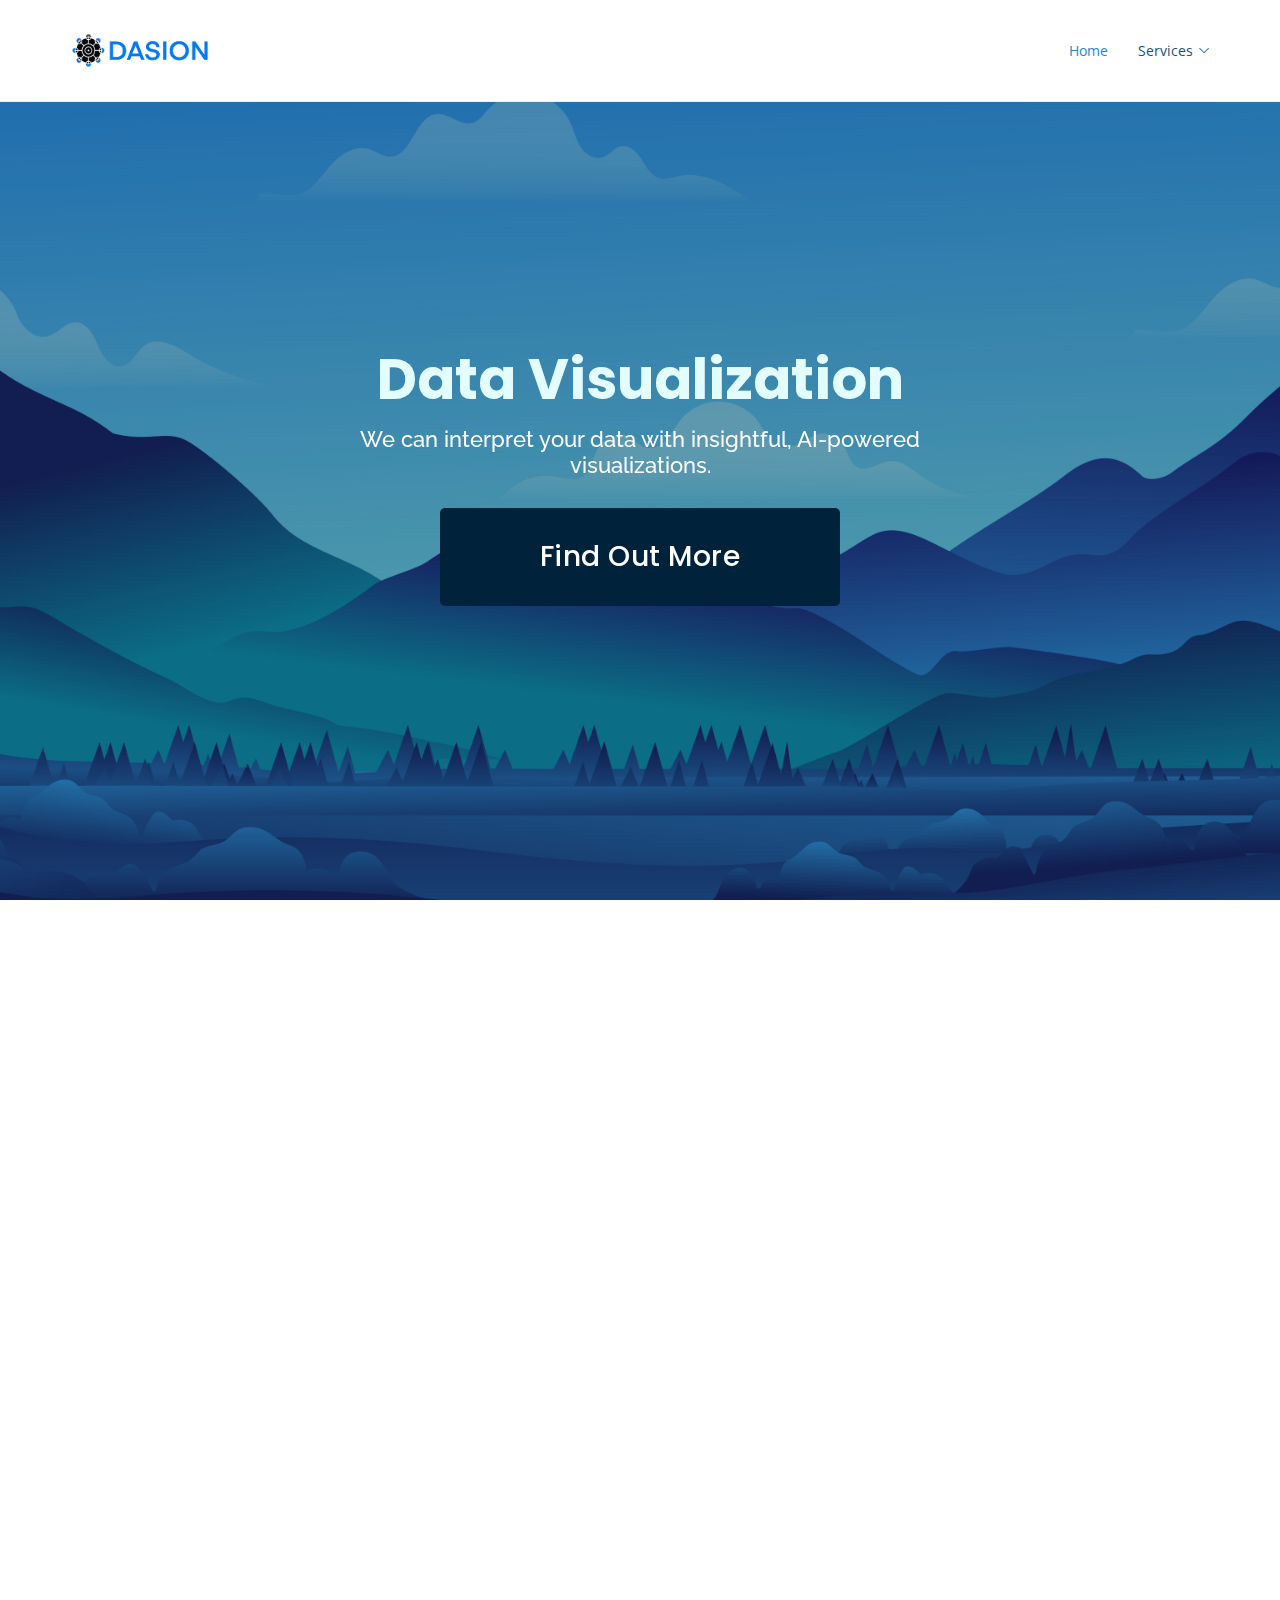
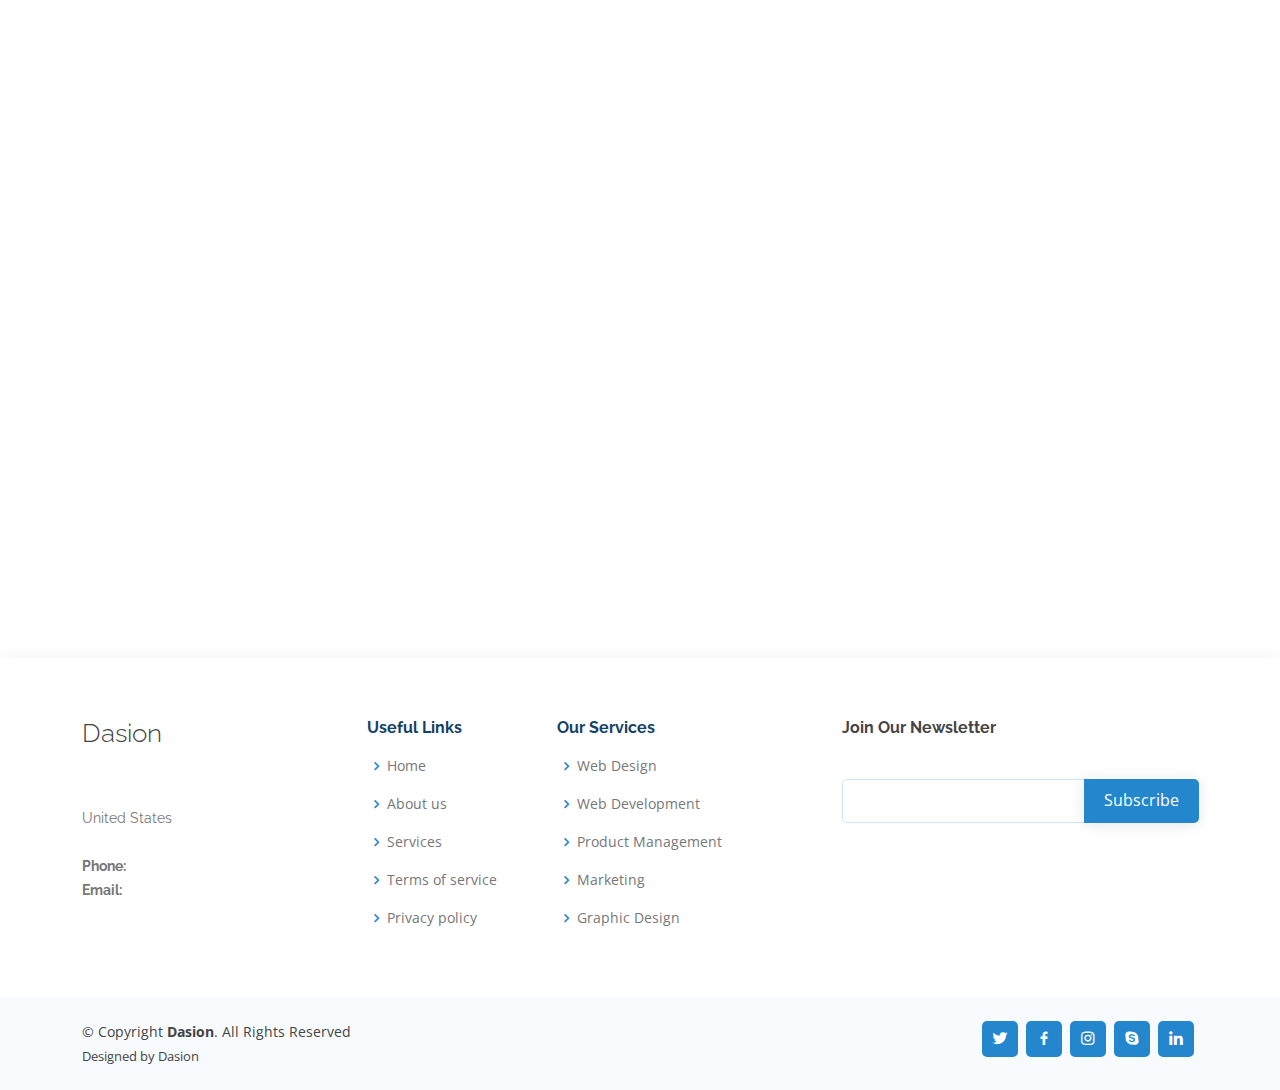
<file: datavisualization/datavisualization.html>
<!DOCTYPE html>
<html lang="en">
  <head>
    <meta charset="utf-8" />
    <meta content="width=device-width, initial-scale=1.0" name="viewport" />

    <title>Dasion - Autism</title>
    <meta content="" name="description" />
    <meta content="" name="keywords" />

    <!-- Favicons -->
    <link href="assets/img/favicon.png" rel="icon" />
    <link href="assets/img/apple-touch-icon.png" rel="apple-touch-icon" />

    <!-- Google Fonts -->
    <link
      href="https://fonts.googleapis.com/css?family=Open+Sans:300,300i,400,400i,600,600i,700,700i|Raleway:300,300i,400,400i,500,500i,600,600i,700,700i|Poppins:300,300i,400,400i,500,500i,600,600i,700,700i"
      rel="stylesheet"
    />

    <!-- Vendor CSS Files -->
    <link href="assets/vendor/aos/aos.css" rel="stylesheet" />
    <link
      href="assets/vendor/bootstrap/css/bootstrap.min.css"
      rel="stylesheet"
    />
    <link
      href="assets/vendor/bootstrap-icons/bootstrap-icons.css"
      rel="stylesheet"
    />
    <link href="assets/vendor/boxicons/css/boxicons.min.css" rel="stylesheet" />
    <link
      href="assets/vendor/glightbox/css/glightbox.min.css"
      rel="stylesheet"
    />
    <link href="assets/vendor/remixicon/remixicon.css" rel="stylesheet" />
    <link href="assets/vendor/swiper/swiper-bundle.min.css" rel="stylesheet" />

    <!-- Template Main CSS File -->
    <link href="assets/css/style.css" rel="stylesheet" />

    <!-- =======================================================
  * Template Name: OnePage - v4.3.0
  * Template URL: https://bootstrapmade.com/onepage-multipurpose-bootstrap-template/
  * Author: BootstrapMade.com
  * License: https://bootstrapmade.com/license/
  ======================================================== -->
  </head>

  <body>
    <!-- ======= Header ======= -->
    <header id="header" class="fixed-top">
      <div class="container d-flex align-items-center justify-content-between" style="padding: 15px 0;">
        <!--<h1 class="logo"><a href="https://www.data-to-decision.com">Dasion</a></h1>
         Uncomment below if you prefer to use an image logo -->
        <a href="../../index.html" class="logo"><img src="assets/img/dasionlogo.jpg" alt="" class="img-fluid"></a>

        <nav id="navbar" class="navbar">
          <ul>
            <li><a class="nav-link scrollto active" href="https://www.data-to-decision.com">Home</a></li>
            <li class="dropdown"><a href="#"><span>Services</span> <i class="bi bi-chevron-down"></i></a>
              <ul>
                <li class="dropdown"><a href="/datavisualization/datavisualization.html"><span>Data Visualization</span> <i class="bi bi-chevron-right"></i></a>
                  <ul>
                    <li><a href="/neurology/alzheimers/alzheimers.html">Alzheimer's Disease</a></li>
                    <li><a href="/neurology/autism/autism.html">Autism</a></li>
                    <li><a href="/neurology/cancer/cancer/cancer.html">Brain Cancer</a></li>
                    <li><a href="/neurology/cerebral/cerebral.html">Cerebral Palsy</a></li>
                    <li><a href="/neurology/dementia/dementia.html">Dementia</a></li>
                    <li><a href="/neurology/migraines/migraines.html">Migraines</a></li>
                    <li><a href="/neurology/mtbi/mtbi.html">Concussions (mTBI)</a></li>
                    <li><a href="/neurology/parkinsons/parkinsons.html">Parkinson's Disease</a></li>
                    <li><a href="/neurology/seizures/seizures.html">Seizures</a></li>
                  </ul>
                </li>
                <li><a href="">Data Cleaning</a></li>
                <li><a href="">Data Feature Extraction</a></li>
                <li><a href="">Best Feature Selection</a></li>
                <li><a href="">Best ML Method Selection</a></li>
          </ul>
          <i class="bi bi-list mobile-nav-toggle"></i>
        </nav>
        <!-- .navbar -->
      </div>
    </header>
    <!-- End Header -->
    <!-- Chatbot 
    <div id='embed_pw7n5'><script src='https://app.hybrid.chat/scripts/init.js'></script><script>widget('pw7n5','hybrid.chat',{"loadHistory": false});</script></div>
    -->
    <!-- Slack Wall
    <div
          class="h-auto"
          style="margin-top: 100px; margin-bottom: 0px"
        ><div class="tagembed-socialwall" data-wall-id="15751" view-url="https://widget.tagembed.com/15751?view">  </div> <script src="//widget.tagembed.com/embed.min.js" type="text/javascript"></script></div>
    --><!-- ======= Hero Section ======= -->
    <section id="hero" class="d-flex align-items-center">
      <div
        class="container position-relative"
        data-aos="fade-up"
        data-aos-delay="100"
      >
        <div class="row justify-content-center">
          <div class="col-xl-7 col-lg-9 text-center">
            <h1>Data Visualization</h1>
            <h2>We can interpret your data with insightful, AI-powered visualizations.</h2>
          </div>
        </div>
        <div class="text-center">
          <a href="#about" class="btn-get-started scrollto">Find Out More</a>
        </div>
        <div
          class="row justify-content-center"
          style="margin-top: 30px; margin-bottom: 0px"
        >
        <!--
          <div class="col-xl-7 col-lg-9 text-center">
            <h2>Existing Solutions of Linear Regression:</h2>
          </div>
        </div>
        <div class="row icon-boxes">
          <div
            class="col-sm-6 col-lg-6 align-items-stretch"
            data-aos="zoom-in"
            data-aos-delay="200"
          >
            <div class="icon-box">
              <div class="icon"><i class="ri-superscript"></i></div>
              <h4 class="title"><a href="">Statistical Calculus</a></h4>
              <p class="description">
                Using Classical Least Square Approximation to solve Linear
                Regression.
              </p>
            </div>
          </div>

          <div
            class="col-sm-6 col-lg-6 align-items-stretch"
            data-aos="zoom-in"
            data-aos-delay="400"
          >
            <div class="icon-box">
              <div class="icon"><i class="ri-pie-chart-2-fill"></i></div>
              <h4 class="title"><a href="">Probablistic Approach</a></h4>
              <p class="description">
                Using Maximal Likelihood Estimation to solve Linear Regression.
              </p>
            </div>
          </div>
        </div>
      -->
      </div>
    </section>
    <!-- End Hero -->

    <main id="main">
      <!-- ======= About Section ======= -->
      <section id="about" class="about">
        <div class="container" data-aos="fade-up">
          <div class="section-title">
            <h2>What kind of visualizations can we produce?</h2>
            <p>
              We can produce any type of visualization that pertains to your data, including scatterplots, histograms, and more. Below pictured is a geographic visualization of autism frequencies around the globe.
            </p>
          </div>
          <iframe width="100%" height="576" frameborder="0" src="https://observablehq.com/embed/@jonathanzxu/autismglobe?cells=container"></iframe>
        </div>
      </section>
      <section id="about" class="about">
        <div class="container" data-aos="fade-up">
          <div class="section-title">
            <h2>See our other disease visualizations for more examples.</h2>
            <p>
              We've developed several other visualizations for other diseases.
            </p>
          </div>
          <ul>
            <li><a href="/neurology/alzheimers/alzheimers.html">Alzheimer's Disease</a></li>
            <li><a href="/neurology/autism/autism.html">Autism</a></li>
            <li><a href="/neurology/cancer/cancer/cancer.html">Brain Cancer</a></li>
            <li><a href="/neurology/cerebral/cerebral.html">Cerebral Palsy</a></li>
            <li><a href="/neurology/dementia/dementia.html">Dementia</a></li>
            <li><a href="/neurology/migraines/migraines.html">Migraines</a></li>
            <li><a href="/neurology/mtbi/mtbi.html">Concussions (mTBI)</a></li>
            <li><a href="/neurology/parkinsons/parkinsons.html">Parkinson's Disease</a></li>
            <li><a href="/neurology/seizures/seizures.html">Seizures</a></li>
          </ul>
        </div>
      </section>
      <!-- End About Section -->

      <!-- ======= Counts Section ======= 
    <section id="counts" class="counts section-bg">
      <div class="container">

        <div class="row justify-content-end">

          <div class="col-lg-3 col-md-5 col-6 d-md-flex align-items-md-stretch">
            <div class="count-box">
              <span data-purecounter-start="0" data-purecounter-end="65" data-purecounter-duration="2" class="purecounter"></span>
              <p>Happy Clients</p>
            </div>
          </div>

          <div class="col-lg-3 col-md-5 col-6 d-md-flex align-items-md-stretch">
            <div class="count-box">
              <span data-purecounter-start="0" data-purecounter-end="85" data-purecounter-duration="2" class="purecounter"></span>
              <p>Projects</p>
            </div>
          </div>

          <div class="col-lg-3 col-md-5 col-6 d-md-flex align-items-md-stretch">
            <div class="count-box">
              <span data-purecounter-start="0" data-purecounter-end="30" data-purecounter-duration="2" class="purecounter"></span>
              <p>Years of experience</p>
            </div>
          </div>

          <div class="col-lg-3 col-md-5 col-6 d-md-flex align-items-md-stretch">
            <div class="count-box">
              <span data-purecounter-start="0" data-purecounter-end="20" data-purecounter-duration="2" class="purecounter"></span>
              <p>Awards</p>
            </div>
          </div>

        </div>

      </div>
    </section> End Counts Section 
      <section id="about-video" class="about-video">
        <div class="container" data-aos="fade-up">
          <div class="row">
            <div
              class="col-lg-6 pt-3 pt-lg-0 content"
              data-aos="fade-left"
              data-aos-delay="100"
            >
              <h3>
                You Can Prevent Traumatic Brain Injury
              </h3>
              <p class="fst-italic">
                There are many ways to reduce the chances of sustaining a traumatic brain injury. See prevention tips listed below.
              </p>
              <ol>
                <li>Buckle Up Every Ride</li>
                <li>Never drive while under the influence of alcohol or drugs</li>
                <li>Wear a helmet, or appropriate headgear</li>
                <li>Prevent Older Adult Falls</li>
                <li>Make living and play areas safer for children</li>
              </ol>
            </div>

            <div
              class="col-lg-6 video-box align-self-baseline"
              data-aos="fade-right"
              data-aos-delay="100"
            >
              <img
                src="assets/img/mtbi-2.jpg"
                class="img-fluid"
                alt=""
              />
              <a
                href="https://youtu.be/OiLBPsTRLnQ"
                class="glightbox play-btn mb-4"
                data-vbtype="video"
                data-autoplay="true"
              ></a>
            </div>
          </div>
        </div>
      </section>
      <section id="hero2" class="d-flex align-items-center">
        <div
          class="container position-relative"
          data-aos="fade-up"
          data-aos-delay="100"
        >
          <div class="row justify-content-center">
            <div class="col-xl-7 col-lg-9 text-center">
              <h1>Existing Software for Autism Detection</h1>
              <h2>What other software are others using to detect Autism?</h2>
            </div>
          </div>
          <div class="row icon-boxes">
            <div
              class="col-sm-6 col-lg-6 align-items-stretch"
              data-aos="zoom-in"
              data-aos-delay="200"
            >
              <div class="icon-box">
                <div class="icon"><i class="ri-superscript"></i></div>
                <h4 class="title"><a href="">Cognoa ASD Diagnosis Aid</a></h4>
                <p class="description">
                  A simple analysis of videos of the child as well as questionnaires for parents.
                </p>
              </div>
            </div>
  
            <div
              class="col-sm-6 col-lg-6 align-items-stretch"
              data-aos="zoom-in"
              data-aos-delay="400"
            >
              <div class="icon-box">
                <div class="icon"><i class="ri-pie-chart-2-fill"></i></div>
                <h4 class="title"><a href="">ADI-R</a></h4>
                <p class="description">
                  Analysis of reciprocal social interaction, communication and language, and restricted/repetitive stereotyped interests and behaviors.
                </p>
              </div>
            </div>
          </div>
        </div>
      </section>
    
      <!-- ======= About Video Section ======= 
      <section id="about-video" class="about-video">
        <div class="container" data-aos="fade-up">
          <div class="row">
            <div
              class="col-lg-6 video-box align-self-baseline"
              data-aos="fade-right"
              data-aos-delay="100"
            >
              <img src="assets/img/mtbi-3.PNG" class="img-fluid" alt="" />
              <a
                href="https://youtu.be/gvWi6vXWujI"
                class="glightbox play-btn mb-4"
                data-vbtype="video"
                data-autoplay="true"
              ></a>
            </div>

            <div
              class="col-lg-6 pt-3 pt-lg-0 content"
              data-aos="fade-left"
              data-aos-delay="100"
            >
              <h3>
                What does an mTBI look like?
              </h3>
              <p class="fst-italic">
                Find out if you may have sustained a concussion/mTBI.
              </p>
              <p>A concussion/mTBI is diagnosed by one or more of the following signs immediately after a traumatic blow or jolt to the head:</p>
              <ul>
                <li>
                  <i class="bx bx-check-double"></i> Loss of consciousness for less than 30 minutes
                </li>
                <li>
                  <i class="bx bx-check-double"></i> Loss of memory for events before or after the injury resolving within 24 hours
                </li>
                <li>
                  <i class="bx bx-check-double"></i> Alteration of consciousness (confusion, disorientation, or dazed feeling) resolving within 24 hours
                </li>
              </ul>
              <p>
                <strong>Note: </strong> While a loss of consciousness is sufficient for a diagnosis of concussion/mTBI, it is not necessary.
              </p>
            </div>
          </div>
        </div>
      </section>
      End About Video Section -->
      
      <!-- ======= About Video Section ======= -->

      <!-- End About Video Section -->

      <!-- ======= Clients Section ======= 
      <section id="clients" class="clients section-bg">
        <div class="container">
          <div class="row">
            <div
              class="
                col-lg-2 col-md-4 col-6
                d-flex
                align-items-center
                justify-content-center
              "
              data-aos="zoom-in"
            >
              <img
                src="assets/img/clients/client-1.png"
                class="img-fluid"
                alt=""
              />
            </div>

            <div
              class="
                col-lg-2 col-md-4 col-6
                d-flex
                align-items-center
                justify-content-center
              "
              data-aos="zoom-in"
            >
              <img
                src="assets/img/clients/client-2.png"
                class="img-fluid"
                alt=""
              />
            </div>

            <div
              class="
                col-lg-2 col-md-4 col-6
                d-flex
                align-items-center
                justify-content-center
              "
              data-aos="zoom-in"
            >
              <img
                src="assets/img/clients/client-3.png"
                class="img-fluid"
                alt=""
              />
            </div>

            <div
              class="
                col-lg-2 col-md-4 col-6
                d-flex
                align-items-center
                justify-content-center
              "
              data-aos="zoom-in"
            >
              <img
                src="assets/img/clients/client-4.png"
                class="img-fluid"
                alt=""
              />
            </div>

            <div
              class="
                col-lg-2 col-md-4 col-6
                d-flex
                align-items-center
                justify-content-center
              "
              data-aos="zoom-in"
            >
              <img
                src="assets/img/clients/client-5.png"
                class="img-fluid"
                alt=""
              />
            </div>

            <div
              class="
                col-lg-2 col-md-4 col-6
                d-flex
                align-items-center
                justify-content-center
              "
              data-aos="zoom-in"
            >
              <img
                src="assets/img/clients/client-6.png"
                class="img-fluid"
                alt=""
              />
            </div>
          </div>
        </div>
      </section>
       End Clients Section -->

      <!-- ======= Testimonials Section ======= 
      <section id="testimonials" class="testimonials">
        <div class="container" data-aos="fade-up">
          <div class="section-title">
            <h2>Geometry in Medicine</h2>
            <p>
              Geometry is already integrated into many aspects of medicine,
              allowing it to be the most intuitive approach.
            </p>
          </div>

          <div
            class="testimonials-slider swiper-container"
            data-aos="fade-up"
            data-aos-delay="100"
          >
            <div class="swiper-wrapper">
              <div class="swiper-slide">
                <div class="video-box align-self-baseline mt-3">
                  <a
                    href="https://youtu.be/V3aD3A9Vve4"
                    class="glightbox play-btn"
                    data-vbtype="video"
                    data-autoplay="true"
                  >
                    <img
                      src="assets/img/demo-video-1.PNG"
                      style="width: 400px; height: 250px"
                      class="img-fluid"
                      alt=""
                    />
                  </a>
                </div>
                <h3>
                  MRI / 3D Brain Anatomy: Internal Capsule, Thalamus & Brainstem
                </h3>
              </div>

              <div class="swiper-slide">
                <div class="video-box align-self-baseline mt-3">
                  <a
                    href="https://youtu.be/Ui8Del45rbA"
                    class="glightbox play-btn"
                    data-vbtype="video"
                    data-autoplay="true"
                  >
                    <img
                      src="assets/img/demo-video-2.PNG"
                      style="width: 400px; height: 250px"
                      class="img-fluid"
                      alt=""
                    />
                  </a>
                </div>
                <h3>
                  MRI / 3D Brain Anatomy: Hypothalamus, Pituitary Gland, Fornix,
                  Corpus Callosum & 3rd Ventricle
                </h3>
              </div>

              <div class="swiper-slide">
                <div class="video-box align-self-baseline mt-3">
                  <a
                    href="https://youtu.be/lh9S-QXxxDg"
                    class="glightbox play-btn"
                    data-vbtype="video"
                    data-autoplay="true"
                  >
                    <img
                      src="assets/img/demo-video-3.PNG"
                      style="width: 400px; height: 250px"
                      class="img-fluid"
                      alt=""
                    />
                  </a>
                </div>
                <h3>3D Brain from MRI 1 Skull and meninges</h3>
              </div>

              <div class="swiper-slide">
                <div class="video-box align-self-baseline mt-3">
                  <a
                    href="https://youtu.be/YoyASQyrNwA"
                    class="glightbox play-btn"
                    data-vbtype="video"
                    data-autoplay="true"
                  >
                    <img
                      src="assets/img/demo-video-4.PNG"
                      style="width: 400px; height: 250px"
                      class="img-fluid"
                      alt=""
                    />
                  </a>
                </div>
                <h3>3D Brain from MRI 2 Blood supply</h3>
              </div>

              <div class="swiper-slide">
                <div class="video-box align-self-baseline mt-3">
                  <a
                    href="https://youtu.be/81slSq9cq5g"
                    class="glightbox play-btn"
                    data-vbtype="video"
                    data-autoplay="true"
                  >
                    <img
                      src="assets/img/demo-video-5.PNG"
                      style="width: 400px; height: 250px"
                      class="img-fluid"
                      alt=""
                    />
                  </a>
                </div>
                <h3>3D Brain from MRI 3 Lobes and Ventricles</h3>
              </div>
              <div class="swiper-slide">
                <div class="video-box align-self-baseline mt-3">
                  <a
                    href="https://youtu.be/q7z-373pwuI"
                    class="glightbox play-btn"
                    data-vbtype="video"
                    data-autoplay="true"
                  >
                    <img
                      src="assets/img/demo-video-6.PNG"
                      style="width: 400px; height: 250px"
                      class="img-fluid"
                      alt=""
                    />
                  </a>
                </div>
                <h3>3D Brain from MRI 4 Basal ganglia</h3>
              </div>
              <div class="swiper-slide">
                <div class="video-box align-self-baseline mt-3">
                  <a
                    href="https://youtu.be/qLz7w5ow8uw"
                    class="glightbox play-btn"
                    data-vbtype="video"
                    data-autoplay="true"
                  >
                    <img
                      src="assets/img/demo-video-7.PNG"
                      style="width: 400px; height: 250px"
                      class="img-fluid"
                      alt=""
                    />
                  </a>
                </div>
                <h3>
                  3D Brain from MRI 5 Lentiform nucleus and internal capsule
                </h3>
              </div>
              <div class="swiper-slide">
                <div class="video-box align-self-baseline mt-3">
                  <a
                    href="https://youtu.be/YB9rs4tEAaE"
                    class="glightbox play-btn"
                    data-vbtype="video"
                    data-autoplay="true"
                  >
                    <img
                      src="assets/img/demo-video-8.PNG"
                      style="width: 400px; height: 250px"
                      class="img-fluid"
                      alt=""
                    />
                  </a>
                </div>
                <h3>3D Brain from MRI 6 Amygdala</h3>
              </div>
              <div class="swiper-slide">
                <div class="video-box align-self-baseline mt-3">
                  <a
                    href="https://youtu.be/wjvDDH-uJ0s"
                    class="glightbox play-btn"
                    data-vbtype="video"
                    data-autoplay="true"
                  >
                    <img
                      src="assets/img/demo-video-9.PNG"
                      style="width: 400px; height: 250px"
                      class="img-fluid"
                      alt=""
                    />
                  </a>
                </div>
                <h3>3D Brain from MRI 7 Hippocampus</h3>
              </div>
              <div class="swiper-slide">
                <div class="video-box align-self-baseline mt-3">
                  <a
                    href="https://youtu.be/Wq8EVQUc9a4"
                    class="glightbox play-btn"
                    data-vbtype="video"
                    data-autoplay="true"
                  >
                    <img
                      src="assets/img/demo-video-10.PNG"
                      style="width: 400px; height: 250px"
                      class="img-fluid"
                      alt=""
                    />
                  </a>
                </div>
                <h3>3D Brain from MRI 8 Brain stem</h3>
              </div>
              <div class="swiper-slide">
                <div class="video-box align-self-baseline mt-3">
                  <a
                    href="https://youtu.be/6szEeD0n-oU"
                    class="glightbox play-btn"
                    data-vbtype="video"
                    data-autoplay="true"
                  >
                    <img
                      src="assets/img/demo-video-11.PNG"
                      style="width: 400px; height: 250px"
                      class="img-fluid"
                      alt=""
                    />
                  </a>
                </div>
                <h3>3D Brain from MRI 9 Cerebellum</h3>
              </div>
              <div class="swiper-slide">
                <div class="video-box align-self-baseline mt-3">
                  <a
                    href="https://youtu.be/7XOIrnJWPkY"
                    class="glightbox play-btn"
                    data-vbtype="video"
                    data-autoplay="true"
                  >
                    <img
                      src="assets/img/demo-video-12.PNG"
                      style="width: 400px; height: 250px"
                      class="img-fluid"
                      alt=""
                    />
                  </a>
                </div>
                <h3>3D Brain from MRI 10 Cranial nerves</h3>
              </div>
              <div class="swiper-slide">
                <div class="video-box align-self-baseline mt-3">
                  <a
                    href="https://github.com/matlab-deep-learning/Abnormal-EEG-Signal-Classification-Using-CNNs"
                    target="_blank"
                    rel="noopener noreferrer"
                  >
                    <img
                      src="assets/img/demo-video-13.PNG"
                      style="width: 400px; height: 250px"
                      class="img-fluid"
                      alt=""
                    />
                  </a>
                </div>
                <h3>EEG Signal Classification Using Deep Learning</h3>
              </div>
              <div class="swiper-slide">
                <div class="video-box align-self-baseline mt-3">
                  <a
                    href="https://github.com/Yuchen-Wang-SH/Electroencephalography-EEG-Signal-Classification-using-Deep-Learning"
                    target="_blank"
                    rel="noopener noreferrer"
                  >
                    <img
                      src="assets/img/demo-video-14.PNG"
                      style="width: 400px; height: 250px"
                      class="img-fluid"
                      alt=""
                    />
                  </a>
                </div>
                <h3>
                  Electroencephalography (EEG) Signal Classification using Deep
                  Learning
                </h3>
              </div>
              <div class="swiper-slide">
                <div class="video-box align-self-baseline mt-3">
                  <a
                    href="https://github.com/ShubhamVerma1/EEG-Signal-Classification"
                    target="_blank"
                    rel="noopener noreferrer"
                  >
                    <img
                      src="assets/img/demo-video-15.PNG"
                      style="width: 400px; height: 250px"
                      class="img-fluid"
                      alt=""
                    />
                  </a>
                </div>
                <h3>
                  EEG Signal Classification: Eye open and close classification
                  using Machine Learning
                </h3>
              </div>
              <div class="swiper-slide">
                <div class="video-box align-self-baseline mt-3">
                  <a
                    href="https://github.com/kylemath/DeepEEG"
                    target="_blank"
                    rel="noopener noreferrer"
                  >
                    <img
                      src="assets/img/demo-video-16.PNG"
                      style="width: 400px; height: 250px"
                      class="img-fluid"
                      alt=""
                    />
                  </a>
                </div>
                <h3>DeepEEG</h3>
              </div>
              <div class="swiper-slide">
                <div class="video-box align-self-baseline mt-3">
                  <a
                    href="https://www.youtube.com/watch?v=vLO_t9MHjsY"
                    class="glightbox play-btn"
                    data-vbtype="video"
                    data-autoplay="true"
                  >
                    <img
                      src="assets/img/demo-video-17.PNG"
                      style="width: 400px; height: 250px"
                      class="img-fluid"
                      alt=""
                    />
                  </a>
                </div>
                <h3>Granger Causality Analyses in Brain Signal (EEG)</h3>
              </div>
              <div class="swiper-slide">
                <div class="video-box align-self-baseline mt-3">
                  <a
                    href="https://www.youtube.com/watch?v=FqIej6zJDaE"
                    class="glightbox play-btn"
                    data-vbtype="video"
                    data-autoplay="true"
                  >
                    <img
                      src="assets/img/demo-video-18.PNG"
                      style="width: 400px; height: 250px"
                      class="img-fluid"
                      alt=""
                    />
                  </a>
                </div>
                <h3>EEG 3D Ketamin Post Ketamine 1 s epochs</h3>
              </div>
              <div class="swiper-slide">
                <div class="video-box align-self-baseline mt-3">
                  <a
                    href="https://www.youtube.com/watch?v=DDq1BNX3UDg"
                    class="glightbox play-btn"
                    data-vbtype="video"
                    data-autoplay="true"
                  >
                    <img
                      src="assets/img/demo-video-19.PNG"
                      style="width: 400px; height: 250px"
                      class="img-fluid"
                      alt=""
                    />
                  </a>
                </div>
                <h3>EEG 3D NewSubject Avg Baseline 1 s epochs</h3>
              </div>
              <div class="swiper-slide">
                <div class="video-box align-self-baseline mt-3">
                  <a
                    href="https://www.youtube.com/watch?v=YK3ybpQy0PY"
                    class="glightbox play-btn"
                    data-vbtype="video"
                    data-autoplay="true"
                  >
                    <img
                      src="assets/img/demo-video-20.PNG"
                      style="width: 400px; height: 250px"
                      class="img-fluid"
                      alt=""
                    />
                  </a>
                </div>
                <h3>EEG 3D Post Ketamine+iTBS sLORETA</h3>
              </div>
              <div class="swiper-slide">
                <div class="video-box align-self-baseline mt-3">
                  <a
                    href="https://www.youtube.com/watch?v=jetNwvJd-Hw"
                    class="glightbox play-btn"
                    data-vbtype="video"
                    data-autoplay="true"
                  >
                    <img
                      src="assets/img/demo-video-21.PNG"
                      style="width: 400px; height: 250px"
                      class="img-fluid"
                      alt=""
                    />
                  </a>
                </div>
                <h3>EEG for Anesthesiology - Part 6: Dexmedetomidine</h3>
              </div>
            </div>

            <div class="swiper-pagination"></div>
          </div>
        </div>
      </section>
       End Testimonials Section -->

      <!-- ======= Services Section ======= 
    <section id="services" class="services section-bg">
      <div class="container" data-aos="fade-up">

        <div class="section-title">
          <h2>Sevices</h2>
          <p>Magnam dolores commodi suscipit. Necessitatibus eius consequatur ex aliquid fuga eum quidem. Sit sint consectetur velit. Quisquam quos quisquam cupiditate. Et nemo qui impedit suscipit alias ea. Quia fugiat sit in iste officiis commodi quidem hic quas.</p>
        </div>

        <div class="row">
          <div class="col-lg-4 col-md-6 d-flex align-items-stretch" data-aos="zoom-in" data-aos-delay="100">
            <div class="icon-box iconbox-blue">
              <div class="icon">
                <svg width="100" height="100" viewBox="0 0 600 600" xmlns="http://www.w3.org/2000/svg">
                  <path stroke="none" stroke-width="0" fill="#f5f5f5" d="M300,521.0016835830174C376.1290562159157,517.8887921683347,466.0731472004068,529.7835943286574,510.70327084640275,468.03025145048787C554.3714126377745,407.6079735673963,508.03601936045806,328.9844924480964,491.2728898941984,256.3432110539036C474.5976632858925,184.082847569629,479.9380746630129,96.60480741107993,416.23090153303,58.64404602377083C348.86323505073057,18.502131276798302,261.93793281208167,40.57373210992963,193.5410806939664,78.93577620505333C130.42746243093433,114.334589627462,98.30271207620316,179.96522072025542,76.75703585869454,249.04625023123273C51.97151888228291,328.5150500222984,13.704378332031375,421.85034740162234,66.52175969318436,486.19268352777647C119.04800174914682,550.1803526380478,217.28368757567262,524.383925680826,300,521.0016835830174"></path>
                </svg>
                <i class="bx bxl-dribbble"></i>
              </div>
              <h4><a href="">Lorem Ipsum</a></h4>
              <p>Voluptatum deleniti atque corrupti quos dolores et quas molestias excepturi</p>
            </div>
          </div>

          <div class="col-lg-4 col-md-6 d-flex align-items-stretch mt-4 mt-md-0" data-aos="zoom-in" data-aos-delay="200">
            <div class="icon-box iconbox-orange ">
              <div class="icon">
                <svg width="100" height="100" viewBox="0 0 600 600" xmlns="http://www.w3.org/2000/svg">
                  <path stroke="none" stroke-width="0" fill="#f5f5f5" d="M300,582.0697525312426C382.5290701553225,586.8405444964366,449.9789794690241,525.3245884688669,502.5850820975895,461.55621195738473C556.606425686781,396.0723002908107,615.8543463187945,314.28637112970534,586.6730223649479,234.56875336149918C558.9533121215079,158.8439757836574,454.9685369536778,164.00468322053177,381.49747125262974,130.76875717737553C312.15926192815925,99.40240125094834,248.97055460311594,18.661163978235184,179.8680185752513,50.54337015887873C110.5421016452524,82.52863877960104,119.82277516462835,180.83849132639028,109.12597500060166,256.43424936330496C100.08760227029461,320.3096726198365,92.17705696193138,384.0621239912766,124.79988738764834,439.7174275375508C164.83382741302287,508.01625554203684,220.96474134820875,577.5009287672846,300,582.0697525312426"></path>
                </svg>
                <i class="bx bx-file"></i>
              </div>
              <h4><a href="">Sed Perspiciatis</a></h4>
              <p>Duis aute irure dolor in reprehenderit in voluptate velit esse cillum dolore</p>
            </div>
          </div>

          <div class="col-lg-4 col-md-6 d-flex align-items-stretch mt-4 mt-lg-0" data-aos="zoom-in" data-aos-delay="300">
            <div class="icon-box iconbox-pink">
              <div class="icon">
                <svg width="100" height="100" viewBox="0 0 600 600" xmlns="http://www.w3.org/2000/svg">
                  <path stroke="none" stroke-width="0" fill="#f5f5f5" d="M300,541.5067337569781C382.14930387511276,545.0595476570109,479.8736841581634,548.3450877840088,526.4010558755058,480.5488172755941C571.5218469581645,414.80211281144784,517.5187510058486,332.0715597781072,496.52539010469104,255.14436215662573C477.37192572678356,184.95920475031193,473.57363656557914,105.61284051026155,413.0603344069578,65.22779650032875C343.27470386102294,18.654635553484475,251.2091493199835,5.337323636656869,175.0934190732945,40.62881213300186C97.87086631185822,76.43348514350839,51.98124368387456,156.15599469081315,36.44837278890362,239.84606092416172C21.716077023791087,319.22268207091537,43.775223500013084,401.1760424656574,96.891909868211,461.97329694683043C147.22146801428983,519.5804099606455,223.5754009179313,538.201503339737,300,541.5067337569781"></path>
                </svg>
                <i class="bx bx-tachometer"></i>
              </div>
              <h4><a href="">Magni Dolores</a></h4>
              <p>Excepteur sint occaecat cupidatat non proident, sunt in culpa qui officia</p>
            </div>
          </div>

          <div class="col-lg-4 col-md-6 d-flex align-items-stretch mt-4" data-aos="zoom-in" data-aos-delay="100">
            <div class="icon-box iconbox-yellow">
              <div class="icon">
                <svg width="100" height="100" viewBox="0 0 600 600" xmlns="http://www.w3.org/2000/svg">
                  <path stroke="none" stroke-width="0" fill="#f5f5f5" d="M300,503.46388370962813C374.79870501325706,506.71871716319447,464.8034551963731,527.1746412648533,510.4981551193396,467.86667711651364C555.9287308511215,408.9015244558933,512.6030010748507,327.5744911775523,490.211057578863,256.5855673507754C471.097692560561,195.9906835881958,447.69079081568157,138.11976852964426,395.19560036434837,102.3242989838813C329.3053358748298,57.3949838291264,248.02791733380457,8.279543830951368,175.87071277845988,42.242879143198664C103.41431057327972,76.34704239035025,93.79494320519305,170.9812938413882,81.28167332365135,250.07896920659033C70.17666984294237,320.27484674793965,64.84698225790005,396.69656628748305,111.28512138212992,450.4950937839243C156.20124167950087,502.5303643271138,231.32542653798444,500.4755392045468,300,503.46388370962813"></path>
                </svg>
                <i class="bx bx-layer"></i>
              </div>
              <h4><a href="">Nemo Enim</a></h4>
              <p>At vero eos et accusamus et iusto odio dignissimos ducimus qui blanditiis</p>
            </div>
          </div>

          <div class="col-lg-4 col-md-6 d-flex align-items-stretch mt-4" data-aos="zoom-in" data-aos-delay="200">
            <div class="icon-box iconbox-red">
              <div class="icon">
                <svg width="100" height="100" viewBox="0 0 600 600" xmlns="http://www.w3.org/2000/svg">
                  <path stroke="none" stroke-width="0" fill="#f5f5f5" d="M300,532.3542879108572C369.38199826031484,532.3153073249985,429.10787420159085,491.63046689027357,474.5244479745417,439.17860296908856C522.8885846962883,383.3225815378663,569.1668002868075,314.3205725914397,550.7432151929288,242.7694973846089C532.6665558377875,172.5657663291529,456.2379748765914,142.6223662098291,390.3689995646985,112.34683881706744C326.66090330228417,83.06452184765237,258.84405631176094,53.51806209861945,193.32584062364296,78.48882559362697C121.61183558270385,105.82097193414197,62.805066853699245,167.19869350419734,48.57481801355237,242.6138429142374C34.843463184063346,315.3850353017275,76.69343916112496,383.4422959591041,125.22947124332185,439.3748458443577C170.7312796277747,491.8107796887764,230.57421082200815,532.3932930995766,300,532.3542879108572"></path>
                </svg>
                <i class="bx bx-slideshow"></i>
              </div>
              <h4><a href="">Dele Cardo</a></h4>
              <p>Quis consequatur saepe eligendi voluptatem consequatur dolor consequuntur</p>
            </div>
          </div>

          <div class="col-lg-4 col-md-6 d-flex align-items-stretch mt-4" data-aos="zoom-in" data-aos-delay="300">
            <div class="icon-box iconbox-teal">
              <div class="icon">
                <svg width="100" height="100" viewBox="0 0 600 600" xmlns="http://www.w3.org/2000/svg">
                  <path stroke="none" stroke-width="0" fill="#f5f5f5" d="M300,566.797414625762C385.7384707136149,576.1784315230908,478.7894351017131,552.8928747891023,531.9192734346935,484.94944893311C584.6109503024035,417.5663521118492,582.489472248146,322.67544863468447,553.9536738515405,242.03673114598146C529.1557734026468,171.96086150256528,465.24506316201064,127.66468636344209,395.9583748389544,100.7403814666027C334.2173773831606,76.7482773500951,269.4350130405921,84.62216499799875,207.1952322260088,107.2889140133804C132.92018162631612,134.33871894543012,41.79353780512637,160.00259165414826,22.644507872594943,236.69541883565114C3.319112789854554,314.0945973066697,72.72355303640163,379.243833228382,124.04198916343866,440.3218312028393C172.9286146004772,498.5055451809895,224.45579914871206,558.5317968840102,300,566.797414625762"></path>
                </svg>
                <i class="bx bx-arch"></i>
              </div>
              <h4><a href="">Divera Don</a></h4>
              <p>Modi nostrum vel laborum. Porro fugit error sit minus sapiente sit aspernatur</p>
            </div>
          </div>

        </div>

      </div>
    </section> End Sevices Section -->

      <!-- ======= Cta Section ======= 
      <section id="cta" class="cta">
        <div class="container" data-aos="zoom-in">
          <div class="text-center">
            <h3>Call To Action</h3>
            <p>
              Duis aute irure dolor in reprehenderit in voluptate velit esse
              cillum dolore eu fugiat nulla pariatur. Excepteur sint occaecat
              cupidatat non proident, sunt in culpa qui officia deserunt mollit
              anim id est laborum.
            </p>
            <a class="cta-btn" href="#">Call To Action</a>
          </div>
        </div>
      </section>
       End Cta Section -->

      <!-- ======= Portfolio Section ======= 
    <section id="portfolio" class="portfolio">
      <div class="container" data-aos="fade-up">

        <div class="section-title">
          <h2>Portfolio</h2>
          <p>Magnam dolores commodi suscipit. Necessitatibus eius consequatur ex aliquid fuga eum quidem. Sit sint consectetur velit. Quisquam quos quisquam cupiditate. Et nemo qui impedit suscipit alias ea. Quia fugiat sit in iste officiis commodi quidem hic quas.</p>
        </div>

        <div class="row" data-aos="fade-up" data-aos-delay="150">
          <div class="col-lg-12 d-flex justify-content-center">
            <ul id="portfolio-flters">
              <li data-filter="*" class="filter-active">All</li>
              <li data-filter=".filter-app">App</li>
              <li data-filter=".filter-card">Card</li>
              <li data-filter=".filter-web">Web</li>
            </ul>
          </div>
        </div>

        <div class="row portfolio-container" data-aos="fade-up" data-aos-delay="300">

          <div class="col-lg-4 col-md-6 portfolio-item filter-app">
            <div class="portfolio-wrap">
              <img src="assets/img/portfolio/portfolio-1.jpg" class="img-fluid" alt="">
              <div class="portfolio-info">
                <h4>App 1</h4>
                <p>App</p>
                <div class="portfolio-links">
                  <a href="assets/img/portfolio/portfolio-1.jpg" data-gallery="portfolioGallery" class="portfolio-lightbox" title="App 1"><i class="bx bx-plus"></i></a>
                  <a href="portfolio-details.html" title="More Details"><i class="bx bx-link"></i></a>
                </div>
              </div>
            </div>
          </div>

          <div class="col-lg-4 col-md-6 portfolio-item filter-web">
            <div class="portfolio-wrap">
              <img src="assets/img/portfolio/portfolio-2.jpg" class="img-fluid" alt="">
              <div class="portfolio-info">
                <h4>Web 3</h4>
                <p>Web</p>
                <div class="portfolio-links">
                  <a href="assets/img/portfolio/portfolio-2.jpg" data-gallery="portfolioGallery" class="portfolio-lightbox" title="Web 3"><i class="bx bx-plus"></i></a>
                  <a href="portfolio-details.html" title="More Details"><i class="bx bx-link"></i></a>
                </div>
              </div>
            </div>
          </div>

          <div class="col-lg-4 col-md-6 portfolio-item filter-app">
            <div class="portfolio-wrap">
              <img src="assets/img/portfolio/portfolio-3.jpg" class="img-fluid" alt="">
              <div class="portfolio-info">
                <h4>App 2</h4>
                <p>App</p>
                <div class="portfolio-links">
                  <a href="assets/img/portfolio/portfolio-3.jpg" data-gallery="portfolioGallery" class="portfolio-lightbox" title="App 2"><i class="bx bx-plus"></i></a>
                  <a href="portfolio-details.html" title="More Details"><i class="bx bx-link"></i></a>
                </div>
              </div>
            </div>
          </div>

          <div class="col-lg-4 col-md-6 portfolio-item filter-card">
            <div class="portfolio-wrap">
              <img src="assets/img/portfolio/portfolio-4.jpg" class="img-fluid" alt="">
              <div class="portfolio-info">
                <h4>Card 2</h4>
                <p>Card</p>
                <div class="portfolio-links">
                  <a href="assets/img/portfolio/portfolio-4.jpg" data-gallery="portfolioGallery" class="portfolio-lightbox" title="Card 2"><i class="bx bx-plus"></i></a>
                  <a href="portfolio-details.html" title="More Details"><i class="bx bx-link"></i></a>
                </div>
              </div>
            </div>
          </div>

          <div class="col-lg-4 col-md-6 portfolio-item filter-web">
            <div class="portfolio-wrap">
              <img src="assets/img/portfolio/portfolio-5.jpg" class="img-fluid" alt="">
              <div class="portfolio-info">
                <h4>Web 2</h4>
                <p>Web</p>
                <div class="portfolio-links">
                  <a href="assets/img/portfolio/portfolio-5.jpg" data-gallery="portfolioGallery" class="portfolio-lightbox" title="Web 2"><i class="bx bx-plus"></i></a>
                  <a href="portfolio-details.html" title="More Details"><i class="bx bx-link"></i></a>
                </div>
              </div>
            </div>
          </div>

          <div class="col-lg-4 col-md-6 portfolio-item filter-app">
            <div class="portfolio-wrap">
              <img src="assets/img/portfolio/portfolio-6.jpg" class="img-fluid" alt="">
              <div class="portfolio-info">
                <h4>App 3</h4>
                <p>App</p>
                <div class="portfolio-links">
                  <a href="assets/img/portfolio/portfolio-6.jpg" data-gallery="portfolioGallery" class="portfolio-lightbox" title="App 3"><i class="bx bx-plus"></i></a>
                  <a href="portfolio-details.html" title="More Details"><i class="bx bx-link"></i></a>
                </div>
              </div>
            </div>
          </div>

          <div class="col-lg-4 col-md-6 portfolio-item filter-card">
            <div class="portfolio-wrap">
              <img src="assets/img/portfolio/portfolio-7.jpg" class="img-fluid" alt="">
              <div class="portfolio-info">
                <h4>Card 1</h4>
                <p>Card</p>
                <div class="portfolio-links">
                  <a href="assets/img/portfolio/portfolio-7.jpg" data-gallery="portfolioGallery" class="portfolio-lightbox" title="Card 1"><i class="bx bx-plus"></i></a>
                  <a href="portfolio-details.html" title="More Details"><i class="bx bx-link"></i></a>
                </div>
              </div>
            </div>
          </div>

          <div class="col-lg-4 col-md-6 portfolio-item filter-card">
            <div class="portfolio-wrap">
              <img src="assets/img/portfolio/portfolio-8.jpg" class="img-fluid" alt="">
              <div class="portfolio-info">
                <h4>Card 3</h4>
                <p>Card</p>
                <div class="portfolio-links">
                  <a href="assets/img/portfolio/portfolio-8.jpg" data-gallery="portfolioGallery" class="portfolio-lightbox" title="Card 3"><i class="bx bx-plus"></i></a>
                  <a href="portfolio-details.html" title="More Details"><i class="bx bx-link"></i></a>
                </div>
              </div>
            </div>
          </div>

          <div class="col-lg-4 col-md-6 portfolio-item filter-web">
            <div class="portfolio-wrap">
              <img src="assets/img/portfolio/portfolio-9.jpg" class="img-fluid" alt="">
              <div class="portfolio-info">
                <h4>Web 3</h4>
                <p>Web</p>
                <div class="portfolio-links">
                  <a href="assets/img/portfolio/portfolio-9.jpg" data-gallery="portfolioGallery" class="portfolio-lightbox" title="Web 3"><i class="bx bx-plus"></i></a>
                  <a href="portfolio-details.html" title="More Details"><i class="bx bx-link"></i></a>
                </div>
              </div>
            </div>
          </div>

        </div>

      </div>
    </section> End Portfolio Section -->

      <!-- ======= Team Section ======= 
    <section id="team" class="team section-bg">
      <div class="container" data-aos="fade-up">

        <div class="section-title">
          <h2>Team</h2>
          <p>Magnam dolores commodi suscipit. Necessitatibus eius consequatur ex aliquid fuga eum quidem. Sit sint consectetur velit. Quisquam quos quisquam cupiditate. Et nemo qui impedit suscipit alias ea. Quia fugiat sit in iste officiis commodi quidem hic quas.</p>
        </div>

        <div class="row">

          <div class="col-lg-3 col-md-6 d-flex align-items-stretch" data-aos="fade-up" data-aos-delay="100">
            <div class="member">
              <div class="member-img">
                <img src="assets/img/team/team-1.jpg" class="img-fluid" alt="">
                <div class="social">
                  <a href=""><i class="bi bi-twitter"></i></a>
                  <a href=""><i class="bi bi-facebook"></i></a>
                  <a href=""><i class="bi bi-instagram"></i></a>
                  <a href=""><i class="bi bi-linkedin"></i></a>
                </div>
              </div>
              <div class="member-info">
                <h4>Walter White</h4>
                <span>Chief Executive Officer</span>
              </div>
            </div>
          </div>

          <div class="col-lg-3 col-md-6 d-flex align-items-stretch" data-aos="fade-up" data-aos-delay="200">
            <div class="member">
              <div class="member-img">
                <img src="assets/img/team/team-2.jpg" class="img-fluid" alt="">
                <div class="social">
                  <a href=""><i class="bi bi-twitter"></i></a>
                  <a href=""><i class="bi bi-facebook"></i></a>
                  <a href=""><i class="bi bi-instagram"></i></a>
                  <a href=""><i class="bi bi-linkedin"></i></a>
                </div>
              </div>
              <div class="member-info">
                <h4>Sarah Jhonson</h4>
                <span>Product Manager</span>
              </div>
            </div>
          </div>

          <div class="col-lg-3 col-md-6 d-flex align-items-stretch" data-aos="fade-up" data-aos-delay="300">
            <div class="member">
              <div class="member-img">
                <img src="assets/img/team/team-3.jpg" class="img-fluid" alt="">
                <div class="social">
                  <a href=""><i class="bi bi-twitter"></i></a>
                  <a href=""><i class="bi bi-facebook"></i></a>
                  <a href=""><i class="bi bi-instagram"></i></a>
                  <a href=""><i class="bi bi-linkedin"></i></a>
                </div>
              </div>
              <div class="member-info">
                <h4>William Anderson</h4>
                <span>CTO</span>
              </div>
            </div>
          </div>

          <div class="col-lg-3 col-md-6 d-flex align-items-stretch" data-aos="fade-up" data-aos-delay="400">
            <div class="member">
              <div class="member-img">
                <img src="assets/img/team/team-4.jpg" class="img-fluid" alt="">
                <div class="social">
                  <a href=""><i class="bi bi-twitter"></i></a>
                  <a href=""><i class="bi bi-facebook"></i></a>
                  <a href=""><i class="bi bi-instagram"></i></a>
                  <a href=""><i class="bi bi-linkedin"></i></a>
                </div>
              </div>
              <div class="member-info">
                <h4>Amanda Jepson</h4>
                <span>Accountant</span>
              </div>
            </div>
          </div>

        </div>

      </div>
    </section> End Team Section -->

      <!-- ======= Pricing Section =======
    <section id="pricing" class="pricing">
      <div class="container" data-aos="fade-up">

        <div class="section-title">
          <h2>Pricing</h2>
          <p>Magnam dolores commodi suscipit. Necessitatibus eius consequatur ex aliquid fuga eum quidem. Sit sint consectetur velit. Quisquam quos quisquam cupiditate. Et nemo qui impedit suscipit alias ea. Quia fugiat sit in iste officiis commodi quidem hic quas.</p>
        </div>

        <div class="row">

          <div class="col-lg-4 col-md-6" data-aos="zoom-im" data-aos-delay="100">
            <div class="box">
              <h3>Free</h3>
              <h4><sup>$</sup>0<span> / month</span></h4>
              <ul>
                <li>Aida dere</li>
                <li>Nec feugiat nisl</li>
                <li>Nulla at volutpat dola</li>
                <li class="na">Pharetra massa</li>
                <li class="na">Massa ultricies mi</li>
              </ul>
              <div class="btn-wrap">
                <a href="#" class="btn-buy">Buy Now</a>
              </div>
            </div>
          </div>

          <div class="col-lg-4 col-md-6 mt-4 mt-md-0" data-aos="zoom-in" data-aos-delay="100">
            <div class="box featured">
              <h3>Business</h3>
              <h4><sup>$</sup>19<span> / month</span></h4>
              <ul>
                <li>Aida dere</li>
                <li>Nec feugiat nisl</li>
                <li>Nulla at volutpat dola</li>
                <li>Pharetra massa</li>
                <li class="na">Massa ultricies mi</li>
              </ul>
              <div class="btn-wrap">
                <a href="#" class="btn-buy">Buy Now</a>
              </div>
            </div>
          </div>

          <div class="col-lg-4 col-md-6 mt-4 mt-lg-0" data-aos="zoom-in" data-aos-delay="100">
            <div class="box">
              <h3>Developer</h3>
              <h4><sup>$</sup>29<span> / month</span></h4>
              <ul>
                <li>Aida dere</li>
                <li>Nec feugiat nisl</li>
                <li>Nulla at volutpat dola</li>
                <li>Pharetra massa</li>
                <li>Massa ultricies mi</li>
              </ul>
              <div class="btn-wrap">
                <a href="#" class="btn-buy">Buy Now</a>
              </div>
            </div>
          </div>

        </div>

      </div>
    </section> End Pricing Section -->

      <!-- ======= Frequently Asked Questions Section =======
    <section id="faq" class="faq section-bg">
      <div class="container" data-aos="fade-up">

        <div class="section-title">
          <h2>Frequently Asked Questions</h2>
          <p>Magnam dolores commodi suscipit. Necessitatibus eius consequatur ex aliquid fuga eum quidem. Sit sint consectetur velit. Quisquam quos quisquam cupiditate. Et nemo qui impedit suscipit alias ea. Quia fugiat sit in iste officiis commodi quidem hic quas.</p>
        </div>

        <div class="faq-list">
          <ul>
            <li data-aos="fade-up">
              <i class="bx bx-help-circle icon-help"></i> <a data-bs-toggle="collapse" class="collapse" data-bs-target="#faq-list-1">Non consectetur a erat nam at lectus urna duis? <i class="bx bx-chevron-down icon-show"></i><i class="bx bx-chevron-up icon-close"></i></a>
              <div id="faq-list-1" class="collapse show" data-bs-parent=".faq-list">
                <p>
                  Feugiat pretium nibh ipsum consequat. Tempus iaculis urna id volutpat lacus laoreet non curabitur gravida. Venenatis lectus magna fringilla urna porttitor rhoncus dolor purus non.
                </p>
              </div>
            </li>

            <li data-aos="fade-up" data-aos-delay="100">
              <i class="bx bx-help-circle icon-help"></i> <a data-bs-toggle="collapse" data-bs-target="#faq-list-2" class="collapsed">Feugiat scelerisque varius morbi enim nunc? <i class="bx bx-chevron-down icon-show"></i><i class="bx bx-chevron-up icon-close"></i></a>
              <div id="faq-list-2" class="collapse" data-bs-parent=".faq-list">
                <p>
                  Dolor sit amet consectetur adipiscing elit pellentesque habitant morbi. Id interdum velit laoreet id donec ultrices. Fringilla phasellus faucibus scelerisque eleifend donec pretium. Est pellentesque elit ullamcorper dignissim. Mauris ultrices eros in cursus turpis massa tincidunt dui.
                </p>
              </div>
            </li>

            <li data-aos="fade-up" data-aos-delay="200">
              <i class="bx bx-help-circle icon-help"></i> <a data-bs-toggle="collapse" data-bs-target="#faq-list-3" class="collapsed">Dolor sit amet consectetur adipiscing elit? <i class="bx bx-chevron-down icon-show"></i><i class="bx bx-chevron-up icon-close"></i></a>
              <div id="faq-list-3" class="collapse" data-bs-parent=".faq-list">
                <p>
                  Eleifend mi in nulla posuere sollicitudin aliquam ultrices sagittis orci. Faucibus pulvinar elementum integer enim. Sem nulla pharetra diam sit amet nisl suscipit. Rutrum tellus pellentesque eu tincidunt. Lectus urna duis convallis convallis tellus. Urna molestie at elementum eu facilisis sed odio morbi quis
                </p>
              </div>
            </li>

            <li data-aos="fade-up" data-aos-delay="300">
              <i class="bx bx-help-circle icon-help"></i> <a data-bs-toggle="collapse" data-bs-target="#faq-list-4" class="collapsed">Tempus quam pellentesque nec nam aliquam sem et tortor consequat? <i class="bx bx-chevron-down icon-show"></i><i class="bx bx-chevron-up icon-close"></i></a>
              <div id="faq-list-4" class="collapse" data-bs-parent=".faq-list">
                <p>
                  Molestie a iaculis at erat pellentesque adipiscing commodo. Dignissim suspendisse in est ante in. Nunc vel risus commodo viverra maecenas accumsan. Sit amet nisl suscipit adipiscing bibendum est. Purus gravida quis blandit turpis cursus in.
                </p>
              </div>
            </li>

            <li data-aos="fade-up" data-aos-delay="400">
              <i class="bx bx-help-circle icon-help"></i> <a data-bs-toggle="collapse" data-bs-target="#faq-list-5" class="collapsed">Tortor vitae purus faucibus ornare. Varius vel pharetra vel turpis nunc eget lorem dolor? <i class="bx bx-chevron-down icon-show"></i><i class="bx bx-chevron-up icon-close"></i></a>
              <div id="faq-list-5" class="collapse" data-bs-parent=".faq-list">
                <p>
                  Laoreet sit amet cursus sit amet dictum sit amet justo. Mauris vitae ultricies leo integer malesuada nunc vel. Tincidunt eget nullam non nisi est sit amet. Turpis nunc eget lorem dolor sed. Ut venenatis tellus in metus vulputate eu scelerisque.
                </p>
              </div>
            </li>

          </ul>
        </div>

      </div>
    </section> End Frequently Asked Questions Section -->

      <!-- ======= Contact Section ======= 
      <section id="contact" class="contact">
        <div class="container" data-aos="fade-up">
          <div class="section-title">
            <h2>Contact</h2>
            <p>
              Magnam dolores commodi suscipit. Necessitatibus eius consequatur
              ex aliquid fuga eum quidem. Sit sint consectetur velit. Quisquam
              quos quisquam cupiditate. Et nemo qui impedit suscipit alias ea.
              Quia fugiat sit in iste officiis commodi quidem hic quas.
            </p>
          </div>

          <div>
            <iframe
              style="border: 0; width: 100%; height: 270px"
              src="https://www.google.com/maps/embed?pb=!1m14!1m8!1m3!1d12097.433213460943!2d-74.0062269!3d40.7101282!3m2!1i1024!2i768!4f13.1!3m3!1m2!1s0x0%3A0xb89d1fe6bc499443!2sDowntown+Conference+Center!5e0!3m2!1smk!2sbg!4v1539943755621"
              frameborder="0"
              allowfullscreen
            ></iframe>
          </div>

          <div class="row mt-5">
            <div class="col-lg-4">
              <div class="info">
                <div class="address">
                  <i class="bi bi-geo-alt"></i>
                  <h4>Location:</h4>
                  <p>A108 Adam Street, New York, NY 535022</p>
                </div>

                <div class="email">
                  <i class="bi bi-envelope"></i>
                  <h4>Email:</h4>
                  <p>info@example.com</p>
                </div>

                <div class="phone">
                  <i class="bi bi-phone"></i>
                  <h4>Call:</h4>
                  <p>+1 5589 55488 55s</p>
                </div>
              </div>
            </div>

            <div class="col-lg-8 mt-5 mt-lg-0">
              <form
                action="forms/contact.php"
                method="post"
                role="form"
                class="php-email-form"
              >
                <div class="row">
                  <div class="col-md-6 form-group">
                    <input
                      type="text"
                      name="name"
                      class="form-control"
                      id="name"
                      placeholder="Your Name"
                      required
                    />
                  </div>
                  <div class="col-md-6 form-group mt-3 mt-md-3">
                    <input
                      type="email"
                      class="form-control"
                      name="email"
                      id="email"
                      placeholder="Your Email"
                      required
                    />
                  </div>
                </div>
                <div class="form-group mt-3">
                  <input
                    type="text"
                    class="form-control"
                    name="subject"
                    id="subject"
                    placeholder="Subject"
                    required
                  />
                </div>
                <div class="form-group mt-3">
                  <textarea
                    class="form-control"
                    name="message"
                    rows="5"
                    placeholder="Message"
                    required
                  ></textarea>
                </div>
                <div class="my-3">
                  <div class="loading">Loading</div>
                  <div class="error-message"></div>
                  <div class="sent-message">
                    Your message has been sent. Thank you!
                  </div>
                </div>
                <div class="text-center">
                  <button type="submit">Send Message</button>
                </div>
              </form>
            </div>
          </div>
        </div>
      </section>
       End Contact Section -->
    </main>
    <!-- End #main -->

    <!-- ======= Footer ======= -->
    <footer id="footer">
      <div class="footer-top">
        <div class="container">
          <div class="row">
            <div class="col-lg-3 col-md-6 footer-contact">
              <h3>Dasion</h3>
              <p>
                <br />
                <br />
                United States <br /><br />
                <strong>Phone:</strong> <br />
                <strong>Email:</strong> <br />
              </p>
            </div>

            <div class="col-lg-2 col-md-6 footer-links">
              <h4>Useful Links</h4>
              <ul>
                <li>
                  <i class="bx bx-chevron-right"></i> <a href="#">Home</a>
                </li>
                <li>
                  <i class="bx bx-chevron-right"></i> <a href="#">About us</a>
                </li>
                <li>
                  <i class="bx bx-chevron-right"></i> <a href="#">Services</a>
                </li>
                <li>
                  <i class="bx bx-chevron-right"></i>
                  <a href="#">Terms of service</a>
                </li>
                <li>
                  <i class="bx bx-chevron-right"></i>
                  <a href="#">Privacy policy</a>
                </li>
              </ul>
            </div>

            <div class="col-lg-3 col-md-6 footer-links">
              <h4>Our Services</h4>
              <ul>
                <li>
                  <i class="bx bx-chevron-right"></i> <a href="#">Web Design</a>
                </li>
                <li>
                  <i class="bx bx-chevron-right"></i>
                  <a href="#">Web Development</a>
                </li>
                <li>
                  <i class="bx bx-chevron-right"></i>
                  <a href="#">Product Management</a>
                </li>
                <li>
                  <i class="bx bx-chevron-right"></i> <a href="#">Marketing</a>
                </li>
                <li>
                  <i class="bx bx-chevron-right"></i>
                  <a href="#">Graphic Design</a>
                </li>
              </ul>
            </div>

            <div class="col-lg-4 col-md-6 footer-newsletter">
              <h4>Join Our Newsletter</h4>
              <p></p>
              <form action="" method="post">
                <input type="email" name="email" /><input
                  type="submit"
                  value="Subscribe"
                />
              </form>
            </div>
          </div>
        </div>
      </div>

      <div class="container d-md-flex py-4">
        <div class="me-md-auto text-center text-md-start">
          <div class="copyright">
            &copy; Copyright <strong><span>Dasion</span></strong
            >. All Rights Reserved
          </div>
          <div class="credits">
            <!-- All the links in the footer should remain intact. -->
            <!-- You can delete the links only if you purchased the pro version. -->
            <!-- Licensing information: https://bootstrapmade.com/license/ -->
            <!-- Purchase the pro version with working PHP/AJAX contact form: https://bootstrapmade.com/onepage-multipurpose-bootstrap-template/ -->
            Designed by Dasion</a>
          </div>
        </div>
        <div class="social-links text-center text-md-right pt-3 pt-md-0">
          <a href="#" class="twitter"><i class="bx bxl-twitter"></i></a>
          <a href="#" class="facebook"><i class="bx bxl-facebook"></i></a>
          <a href="#" class="instagram"><i class="bx bxl-instagram"></i></a>
          <a href="#" class="google-plus"><i class="bx bxl-skype"></i></a>
          <a href="#" class="linkedin"><i class="bx bxl-linkedin"></i></a>
        </div>
      </div>
    </footer>
    <!-- End Footer -->

    <div id="preloader"></div>
    <a
      href="#"
      class="back-to-top d-flex align-items-center justify-content-center"
      ><i class="bi bi-arrow-up-short"></i
    ></a>

    <!-- Vendor JS Files -->
    <script src="assets/vendor/aos/aos.js"></script>
    <script src="assets/vendor/bootstrap/js/bootstrap.bundle.min.js"></script>
    <script src="assets/vendor/glightbox/js/glightbox.min.js"></script>
    <script src="assets/vendor/isotope-layout/isotope.pkgd.min.js"></script>
    <script src="assets/vendor/php-email-form/validate.js"></script>
    <script src="assets/vendor/purecounter/purecounter.js"></script>
    <script src="assets/vendor/swiper/swiper-bundle.min.js"></script>

    <!-- Template Main JS File -->
    <script src="assets/js/main.js"></script>
  </body>
</html>
</file>
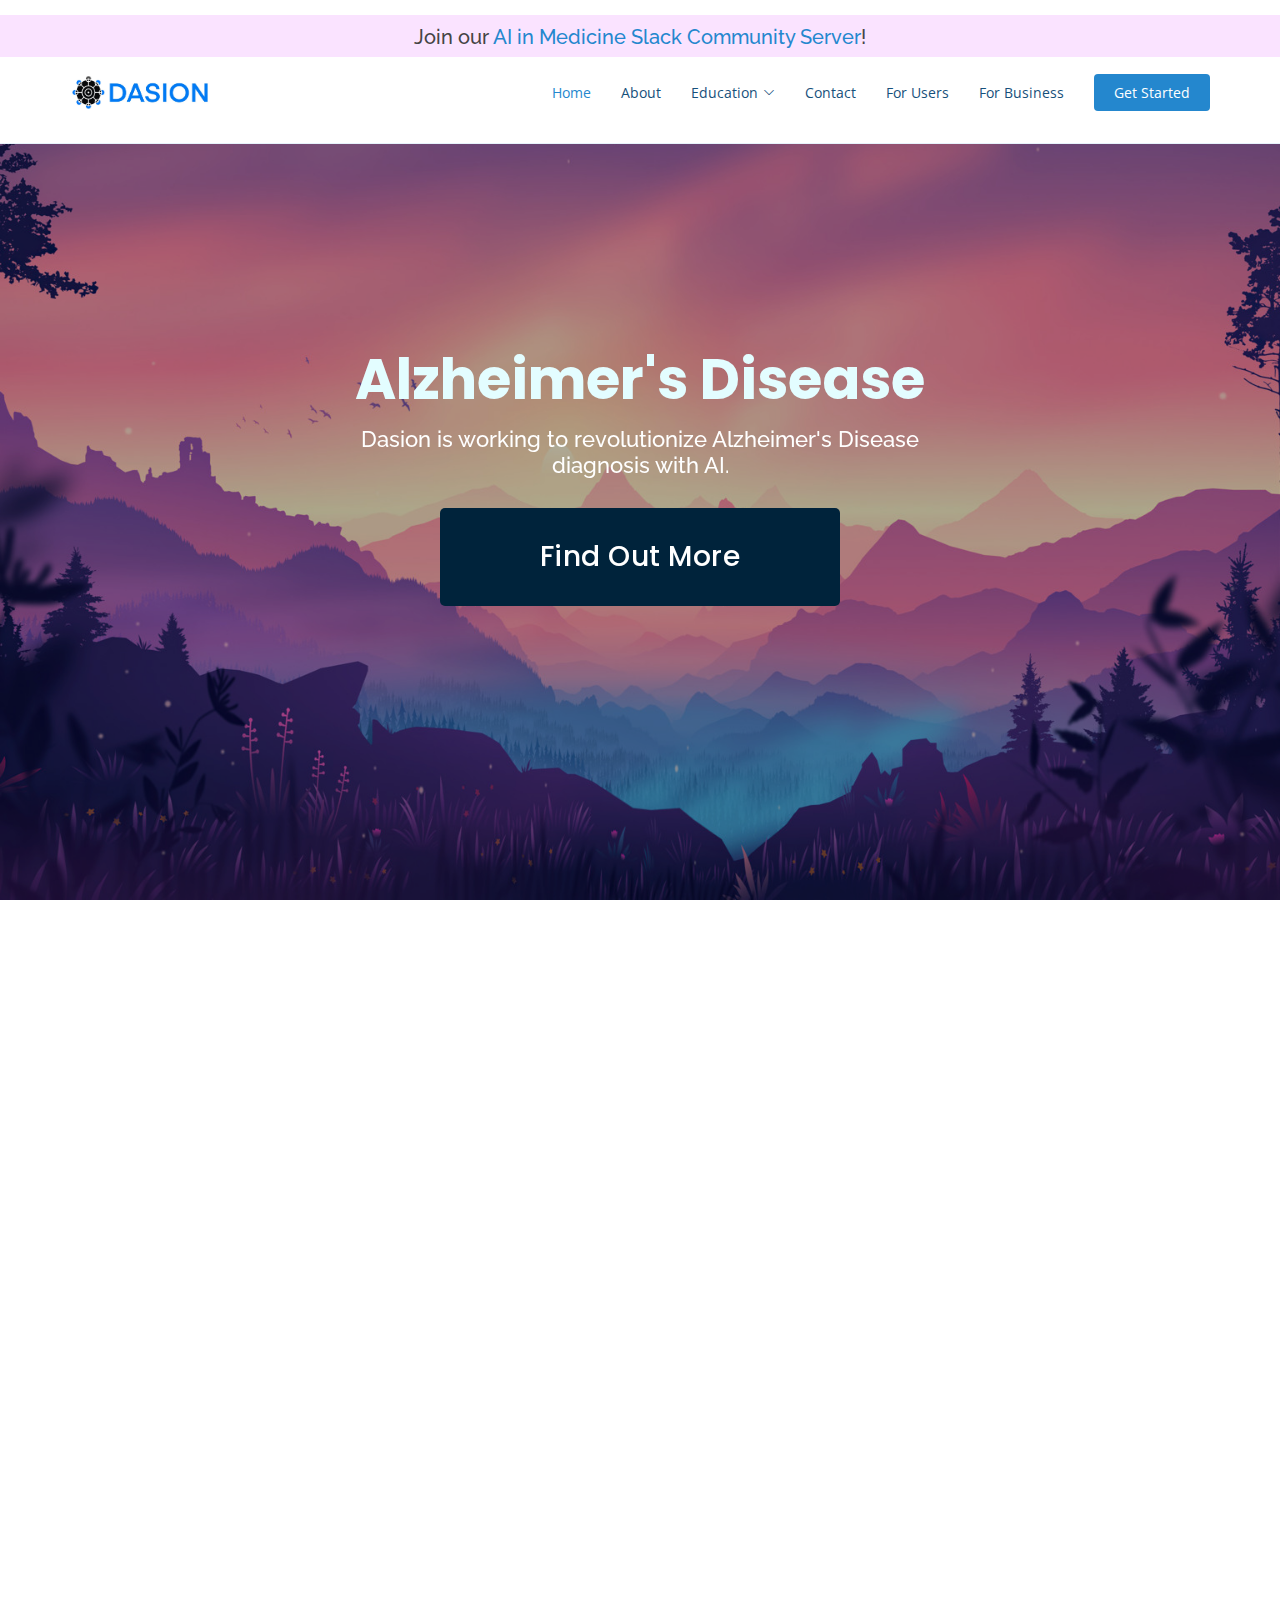
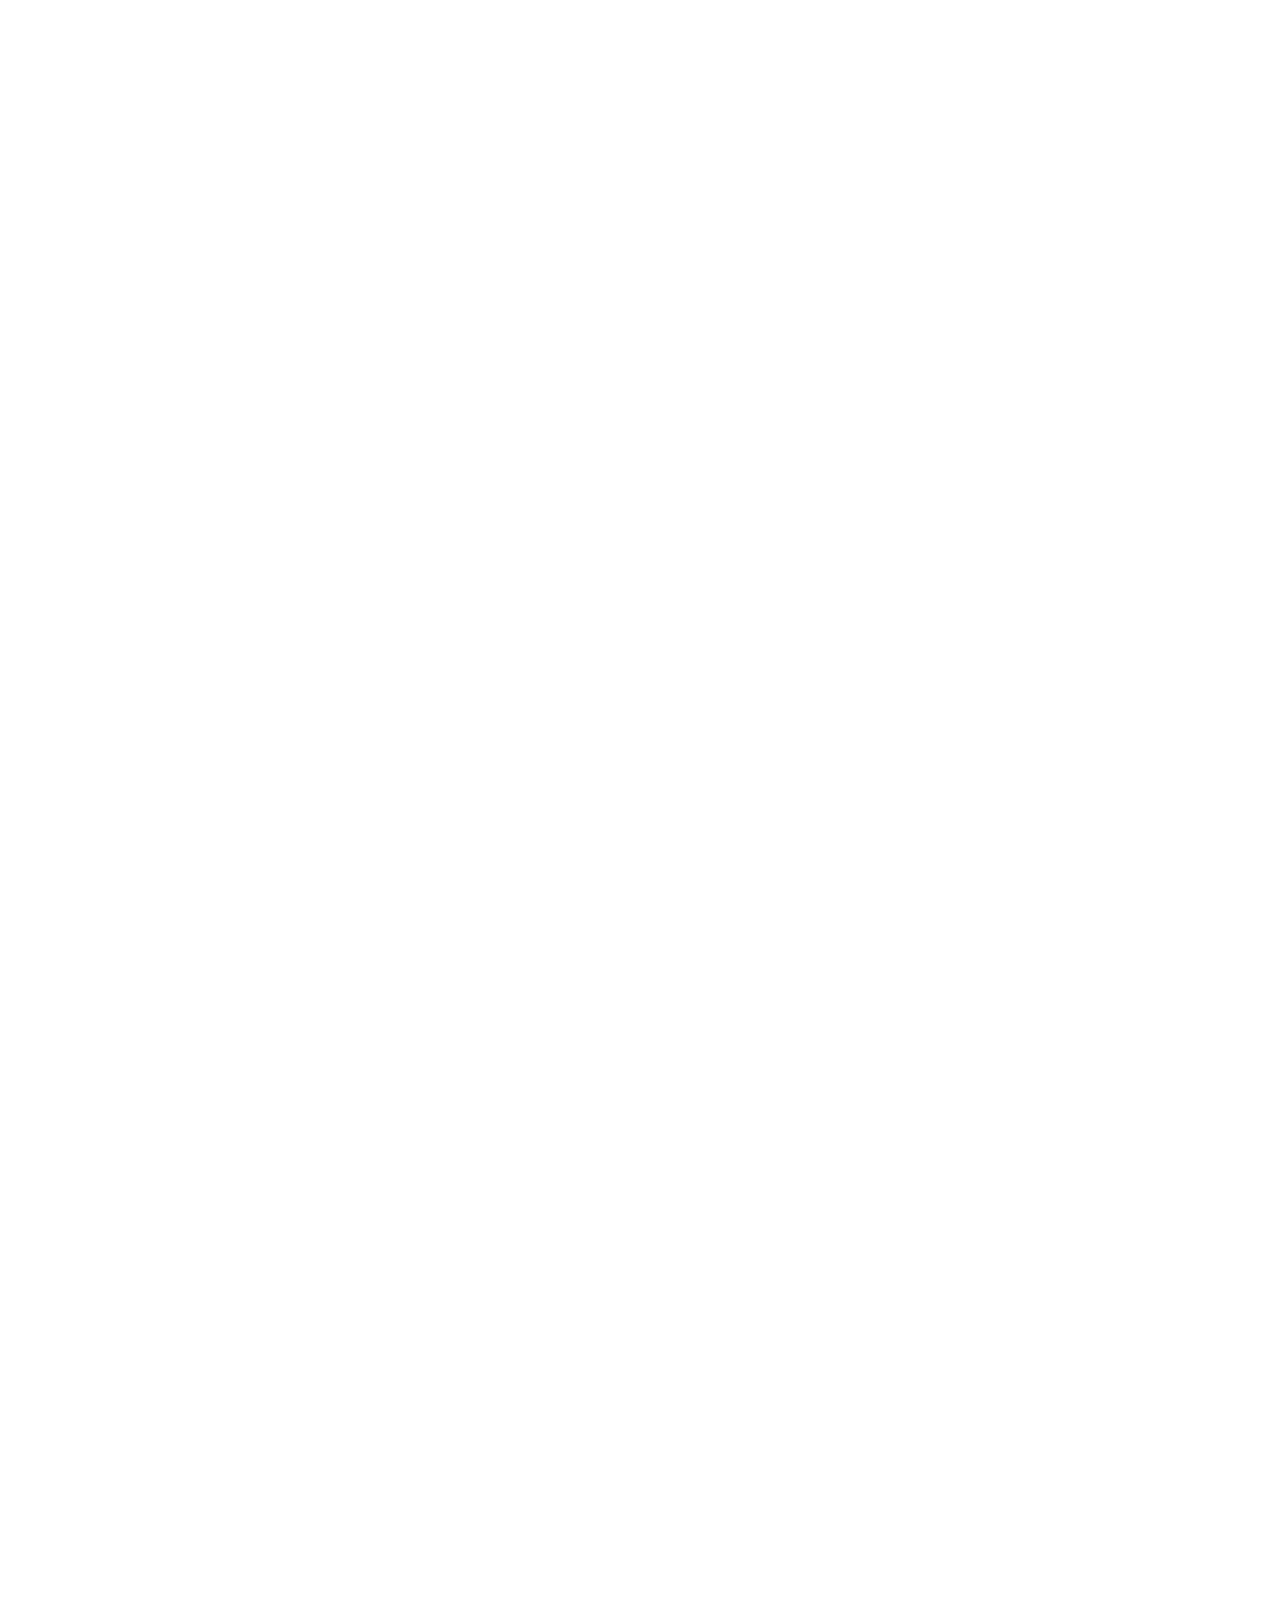
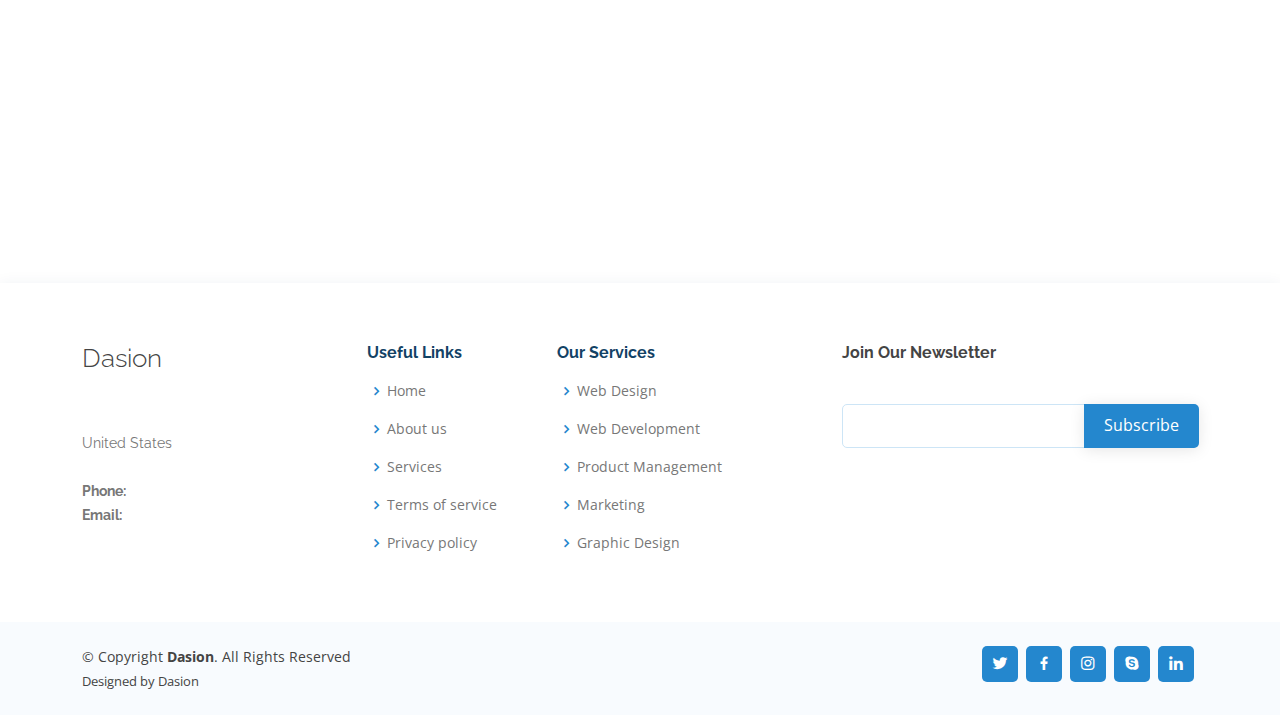
<file: neurology/alzheimers/alzheimers.html>
<!DOCTYPE html>
<html lang="en">
  <head>
    <meta charset="utf-8" />
    <meta content="width=device-width, initial-scale=1.0" name="viewport" />

    <title>Dasion - Alzheimer's Disease</title>
    <meta content="" name="description" />
    <meta content="" name="keywords" />

    <!-- Favicons -->
    <link href="assets/img/favicon.png" rel="icon" />
    <link href="assets/img/apple-touch-icon.png" rel="apple-touch-icon" />

    <!-- Google Fonts -->
    <link
      href="https://fonts.googleapis.com/css?family=Open+Sans:300,300i,400,400i,600,600i,700,700i|Raleway:300,300i,400,400i,500,500i,600,600i,700,700i|Poppins:300,300i,400,400i,500,500i,600,600i,700,700i"
      rel="stylesheet"
    />

    <!-- Vendor CSS Files -->
    <link href="assets/vendor/aos/aos.css" rel="stylesheet" />
    <link
      href="assets/vendor/bootstrap/css/bootstrap.min.css"
      rel="stylesheet"
    />
    <link
      href="assets/vendor/bootstrap-icons/bootstrap-icons.css"
      rel="stylesheet"
    />
    <link href="assets/vendor/boxicons/css/boxicons.min.css" rel="stylesheet" />
    <link
      href="assets/vendor/glightbox/css/glightbox.min.css"
      rel="stylesheet"
    />
    <link href="assets/vendor/remixicon/remixicon.css" rel="stylesheet" />
    <link href="assets/vendor/swiper/swiper-bundle.min.css" rel="stylesheet" />

    <!-- Template Main CSS File -->
    <link href="assets/css/style.css" rel="stylesheet" />

    <!-- =======================================================
  * Template Name: OnePage - v4.3.0
  * Template URL: https://bootstrapmade.com/onepage-multipurpose-bootstrap-template/
  * Author: BootstrapMade.com
  * License: https://bootstrapmade.com/license/
  ======================================================== -->
  </head>

  <body>
    <!-- ======= Header ======= -->
    <header id="header" class="fixed-top">
      <div class="announcement d-flex align-times-center justify-content-center">
        <h5 style="padding-top: 10px; text-align: center;">Join our <a href="https://join.slack.com/t/dasioninmedicine/shared_invite/zt-za2e1j0x-1MYCDnF0Fod1Ye3wPR6J4A" target="_blank">AI in Medicine Slack Community Server</a>!</h5> 
      </div>
      <div class="container d-flex align-items-center justify-content-between" style="padding: 15px 0;">
        <!--<h1 class="logo"><a href="https://www.data-to-decision.com">Dasion</a></h1>
         Uncomment below if you prefer to use an image logo -->
        <a href="../../index.html" class="logo"><img src="assets/img/dasionlogo.jpg" alt="" class="img-fluid"></a>

        <nav id="navbar" class="navbar">
          <ul>
            <li><a class="nav-link scrollto active" href="https://www.data-to-decision.com">Home</a></li>
            <li><a class="nav-link scrollto" href="https://www.data-to-decision.net/our-team">About</a></li>
            <li class="dropdown"><a href="#"><span>Education</span> <i class="bi bi-chevron-down"></i></a>
              <ul>
                <li class="dropdown"><a href="/neurology/neurology/neurology.html"><span>Neurological Diseases</span> <i class="bi bi-chevron-right"></i></a>
                  <ul>
                    <li><a href="/neurology/alzheimers/alzheimers.html">Alzheimer's Disease</a></li>
                    <li><a href="/neurology/autism/autism.html">Autism</a></li>
                    <li><a href="/neurology/cancer/cancer/cancer.html">Brain Cancer</a></li>
                    <li><a href="/neurology/cerebral/cerebral.html">Cerebral Palsy</a></li>
                    <li><a href="/neurology/dementia/dementia.html">Dementia</a></li>
                    <li><a href="/neurology/migraines/migraines.html">Migraines</a></li>
                    <li><a href="/neurology/mtbi/mtbi.html">Concussions (mTBI)</a></li>
                    <li><a href="/neurology/parkinsons/parkinsons.html">Parkinson's Disease</a></li>
                    <li><a href="/neurology/seizures/seizures.html">Seizures</a></li>
                  </ul>
                </li>
                <li class="dropdown"><a href="#"><span>Heart Diseases</span> <i class="bi bi-chevron-right"></i></a>
                  <ul>
                    <li><a href="/hearts/arrhythmia/arrhythmia.html">Arrythmia</a></li>
                    <li><a href="/hearts/congenitalheartdisease/congenitalheartdisease.html">Congenital Heart Disease</a></li>
                    <li><a href="/hearts/coronaryheartdisease/coronaryheartdisease.html">Coronary Heart Disease</a></li>
                    <li><a href="/hearts/heartattack/heartattack.html">Heart Attacks</a></li>
                    <li><a href="/hearts/hypertension/hypertension.html">Hypertension</a></li>
                    <li><a href="/hearts/stroke/stroke.html">Stroke</a></li>
                  </ul>
                </li>
                <li class="dropdown"><a href="#"><span>Cancer</span> <i class="bi bi-chevron-right"></i></a>
                  <ul>
                    <li><a href="/cancers/bonecancer/bonecancer.html">Bone Cancer</a></li>
                    <li><a href="/cancers/braincancer/braincancer.html">Brain Cancer</a></li>
                    <li><a href="/cancers/lungcancer/lungcancer.html">Lung Cancer</a></li>
                    <li><a href="/cancers/skincancer/skincancer.html">Skin Cancer</a></li>
                    <li><a href="/cancers/stomachcancer/stomachcancer.html">Stomach Cancer</a></li>
                  </ul>
                </li>
              </ul>
            </li>
            <li><a class="nav-link scrollto" href="https://www.data-to-decision.net/contact-us">Contact</a></li>
            <li><a class="nav-link scrollto" href="https://www.data-to-decision.net/contact-us">For Users</a></li>
            <li><a class="nav-link scrollto" href="https://www.data-to-decision.net/contact-us">For Business</a></li>
            <li>
              <a class="getstarted scrollto" href="#about">Get Started</a>
            </li>
          </ul>
          <i class="bi bi-list mobile-nav-toggle"></i>
        </nav>
        <!-- .navbar -->
      </div>
    </header>
    <!-- End Header -->
    <!-- Chatbot 
    <div id='embed_pw7n5'><script src='https://app.hybrid.chat/scripts/init.js'></script><script>widget('pw7n5','hybrid.chat',{"loadHistory": false});</script></div>
    -->
    <!-- Slack Wall
    <div
          class="h-auto"
          style="margin-top: 100px; margin-bottom: 0px"
        ><div class="tagembed-socialwall" data-wall-id="15751" view-url="https://widget.tagembed.com/15751?view">  </div> <script src="//widget.tagembed.com/embed.min.js" type="text/javascript"></script></div>
    --><!-- ======= Hero Section ======= -->
    <section id="hero" class="d-flex align-items-center">
      <div
        class="container position-relative"
        data-aos="fade-up"
        data-aos-delay="100"
      >
        <div class="row justify-content-center">
          <div class="col-xl-7 col-lg-9 text-center">
            <h1>Alzheimer's Disease</h1>
            <h2>Dasion is working to revolutionize Alzheimer's Disease diagnosis with AI.</h2>
          </div>
        </div>
        <div class="text-center">
          <a href="#about" class="btn-get-started scrollto">Find Out More</a>
        </div>
        <div
          class="row justify-content-center"
          style="margin-top: 30px; margin-bottom: 0px"
        >
        <!--
          <div class="col-xl-7 col-lg-9 text-center">
            <h2>Existing Solutions of Linear Regression:</h2>
          </div>
        </div>
        <div class="row icon-boxes">
          <div
            class="col-sm-6 col-lg-6 align-items-stretch"
            data-aos="zoom-in"
            data-aos-delay="200"
          >
            <div class="icon-box">
              <div class="icon"><i class="ri-superscript"></i></div>
              <h4 class="title"><a href="">Statistical Calculus</a></h4>
              <p class="description">
                Using Classical Least Square Approximation to solve Linear
                Regression.
              </p>
            </div>
          </div>

          <div
            class="col-sm-6 col-lg-6 align-items-stretch"
            data-aos="zoom-in"
            data-aos-delay="400"
          >
            <div class="icon-box">
              <div class="icon"><i class="ri-pie-chart-2-fill"></i></div>
              <h4 class="title"><a href="">Probablistic Approach</a></h4>
              <p class="description">
                Using Maximal Likelihood Estimation to solve Linear Regression.
              </p>
            </div>
          </div>
        </div>
      -->
      </div>
    </section>
    <!-- End Hero -->

    <main id="main">
      <!-- ======= About Section ======= -->
      <section id="about" class="about">
        <div class="container" data-aos="fade-up">
          <div class="section-title">
            <h2>What is it?</h2>
            <p>
              Understanding Alzeihmer’s is the first part to effective treatment and prevention.
            </p>
          </div>

          <div class="row content">
            <div class="col-lg-6">
              <ul>
                <li>
                  <i class="ri-bar-chart-horizontal-line"></i> Very common
                </li>
                <li>
                  <i class="ri-profile-line"></i>
                  Requires a medical diagnosis
                </li>
                <li>
                  <i class="ri-hospital-line"></i>
                  Treatment can help, but this condition can’t be cured
                </li>
              </ul>
            </div>
            <div class="col-lg-6 pt-4 pt-lg-0">
              <img src="assets/img/alz-1.PNG" />
            </div>
          </div>
          <div class="row content" style="margin-top: 50px">
            <p style="text-align: center">
              Alzeihmer’s Disease is a progressive disease that destroys memory and other important mental functions. Connections to brain cells, and brain cells in general, degenerate and die. This eventually destroys memory and other important functions of the brain. Memory loss and confusion are the main symptoms of Alzeihmer’s Disease, and it cannot be cured.

            </p>
          </div>
        </div>
      </section>
      <!-- End About Section -->

      <!-- ======= Counts Section ======= 
    <section id="counts" class="counts section-bg">
      <div class="container">

        <div class="row justify-content-end">

          <div class="col-lg-3 col-md-5 col-6 d-md-flex align-items-md-stretch">
            <div class="count-box">
              <span data-purecounter-start="0" data-purecounter-end="65" data-purecounter-duration="2" class="purecounter"></span>
              <p>Happy Clients</p>
            </div>
          </div>

          <div class="col-lg-3 col-md-5 col-6 d-md-flex align-items-md-stretch">
            <div class="count-box">
              <span data-purecounter-start="0" data-purecounter-end="85" data-purecounter-duration="2" class="purecounter"></span>
              <p>Projects</p>
            </div>
          </div>

          <div class="col-lg-3 col-md-5 col-6 d-md-flex align-items-md-stretch">
            <div class="count-box">
              <span data-purecounter-start="0" data-purecounter-end="30" data-purecounter-duration="2" class="purecounter"></span>
              <p>Years of experience</p>
            </div>
          </div>

          <div class="col-lg-3 col-md-5 col-6 d-md-flex align-items-md-stretch">
            <div class="count-box">
              <span data-purecounter-start="0" data-purecounter-end="20" data-purecounter-duration="2" class="purecounter"></span>
              <p>Awards</p>
            </div>
          </div>

        </div>

      </div>
    </section> End Counts Section -->
      <section id="about-video" class="about-video">
        <div class="container" data-aos="fade-up">
          <div class="row">
            <div
              class="col-lg-6 pt-3 pt-lg-0 content"
              data-aos="fade-left"
              data-aos-delay="100"
            >
              <h3>
                You can reduce the risk of Alzeihmer’s Disease
              </h3>
              <p class="fst-italic">
                Although it is impossible to prevent Alzeihmer’s Disease, here’s a list of good habits that can reduce the risk of Alzeihmer’s Disease
              </p>
              <ol>
                <li>Exercise regularly</li>
                <li>Get an education/ Learn new things</li>
                <li>Quit Smoking</li>
                <li>Maintain a healthy diet</li>
                <li>Wear a helmet and prevent brain injury</li>
              </ol>
            </div>

            <div
              class="col-lg-6 video-box align-self-baseline"
              data-aos="fade-right"
              data-aos-delay="100"
            >
              <img
                src="assets/img/alz-2.PNG"
                class="img-fluid"
                alt=""
              />
              <a
                href="https://youtu.be/RjtUcJqRE8U"
                class="glightbox play-btn mb-4"
                data-vbtype="video"
                data-autoplay="true"
              ></a>
            </div>
          </div>
        </div>
      </section>
      <section id="hero2" class="d-flex align-items-center">
        <div
          class="container position-relative"
          data-aos="fade-up"
          data-aos-delay="100"
        >
          <div class="row justify-content-center">
            <div class="col-xl-7 col-lg-9 text-center">
              <h1>Find out more about how Dasion diagnoses Alzheimer's Disease.</h1>
              <h2>Upload your EEG data to our service and receive accurate diagnoses immediately.</h2>
            </div>
          </div>
          <div class="text-center">
            <a href="https://www.data-to-decision.net/" class="btn-get-started scrollto">Get Started</a>
          </div>
          <div
            class="row justify-content-center"
            style="margin-top: 30px; margin-bottom: 0px"
          >
          
            <div class="col-xl-7 col-lg-9 text-center">
              <h2>Existing Diagnosis Models:</h2>
            </div>
          </div>
          <div class="row icon-boxes">
            <div
              class="col-sm-4 col-lg-4 align-items-stretch"
              data-aos="zoom-in"
              data-aos-delay="600"
            >
              <div class="icon-box">
                <div class="icon"><i class="ri-superscript"></i></div>
                <h4 class="title"><a href="https://arxiv.org/pdf/1806.10419v1.pdf" target="_blank">Bag of Adverserial Features - 83.8%</a></h4>
                <p class="description">
                  Applyies an adversarial auto-encoder to learn patch-level features.
                </p>
              </div>
            </div>
            <div
              class="col-sm-4 col-lg-4 align-items-stretch"
              data-aos="zoom-in"
              data-aos-delay="200"
            >
              <div class="icon-box">
                <div class="icon"><i class="ri-superscript"></i></div>
                <h4 class="title"><a href="">Dasion - XX%</a></h4>
                <p class="description">
                  Using Geometric Unified Learning to identify features.
                </p>
              </div>
            </div>
            <div
              class="col-sm-4 col-lg-4 align-items-stretch"
              data-aos="zoom-in"
              data-aos-delay="700"
            >
              <div class="icon-box">
                <div class="icon"><i class="ri-pie-chart-2-fill"></i></div>
                <h4 class="title"><a href="https://isip.piconepress.com/conferences/ieee_spmb/2017/papers/l04_04.pdf" target="_blank">Bag of Visual Words - 76.6%</a></h4>
                <p class="description">
                  Relies on the mean values of MR metrics in selected brain regions to train the model.
                </p>
              </div>
            </div>
          </div>
        
        </div>
      </section>
      <!-- ======= About Video Section ======= -->
      <section id="about-video" class="about-video">
        <div class="container" data-aos="fade-up">
          <div class="row">
            <div
              class="col-lg-6 video-box align-self-baseline"
              data-aos="fade-right"
              data-aos-delay="100"
            >
              <img src="assets/img/alz-3.PNG" class="img-fluid" alt="" />
              <a
                href="https://youtu.be/K7dP25_Sebo"
                class="glightbox play-btn mb-4"
                data-vbtype="video"
                data-autoplay="true"
              ></a>
            </div>

            <div
              class="col-lg-6 pt-3 pt-lg-0 content"
              data-aos="fade-left"
              data-aos-delay="100"
            >
              <h3>
                What does Alzeihmer’s Disease look like?
              </h3>
              <p class="fst-italic">
                Find out if you have symptoms of Alzeihmer’s Disease.
              </p>
              <p>Alzeihmer’s Disease is diagnosed by one or more of the following seven stages:</p>
              <ul>
                <li>
                  <i class="bx bx-check-double"></i> Stage 1: Before Symptoms Appear.
                </li>
                <li>
                  <i class="bx bx-check-double"></i> Stage 2: Basic Forgetfulness.
                </li>
                <li>
                  <i class="bx bx-check-double"></i> Stage 3: Noticeable Memory Difficulties.
                </li>
                <li>
                  <i class="bx bx-check-double"></i> Stage 4: More Than Memory Loss.
                </li>
                <li>
                  <i class="bx bx-check-double"></i> Stage 5: Decreased Independence. 
                </li>
                <li>
                  <i class="bx bx-check-double"></i> Stage 6: Severe Symptoms.
                </li>
                <li>
                  <i class="bx bx-check-double"></i> Stage 7: Lack of Physical Control.
                </li>
              </ul>
              
            </div>
          </div>
        </div>
      </section>
      <!-- End About Video Section -->
      
      <!-- ======= About Video Section ======= -->

      <!-- End About Video Section -->

      <!-- ======= Clients Section ======= 
      <section id="clients" class="clients section-bg">
        <div class="container">
          <div class="row">
            <div
              class="
                col-lg-2 col-md-4 col-6
                d-flex
                align-items-center
                justify-content-center
              "
              data-aos="zoom-in"
            >
              <img
                src="assets/img/clients/client-1.png"
                class="img-fluid"
                alt=""
              />
            </div>

            <div
              class="
                col-lg-2 col-md-4 col-6
                d-flex
                align-items-center
                justify-content-center
              "
              data-aos="zoom-in"
            >
              <img
                src="assets/img/clients/client-2.png"
                class="img-fluid"
                alt=""
              />
            </div>

            <div
              class="
                col-lg-2 col-md-4 col-6
                d-flex
                align-items-center
                justify-content-center
              "
              data-aos="zoom-in"
            >
              <img
                src="assets/img/clients/client-3.png"
                class="img-fluid"
                alt=""
              />
            </div>

            <div
              class="
                col-lg-2 col-md-4 col-6
                d-flex
                align-items-center
                justify-content-center
              "
              data-aos="zoom-in"
            >
              <img
                src="assets/img/clients/client-4.png"
                class="img-fluid"
                alt=""
              />
            </div>

            <div
              class="
                col-lg-2 col-md-4 col-6
                d-flex
                align-items-center
                justify-content-center
              "
              data-aos="zoom-in"
            >
              <img
                src="assets/img/clients/client-5.png"
                class="img-fluid"
                alt=""
              />
            </div>

            <div
              class="
                col-lg-2 col-md-4 col-6
                d-flex
                align-items-center
                justify-content-center
              "
              data-aos="zoom-in"
            >
              <img
                src="assets/img/clients/client-6.png"
                class="img-fluid"
                alt=""
              />
            </div>
          </div>
        </div>
      </section>
       End Clients Section -->

      <!-- ======= Testimonials Section ======= 
      <section id="testimonials" class="testimonials">
        <div class="container" data-aos="fade-up">
          <div class="section-title">
            <h2>Geometry in Medicine</h2>
            <p>
              Geometry is already integrated into many aspects of medicine,
              allowing it to be the most intuitive approach.
            </p>
          </div>

          <div
            class="testimonials-slider swiper-container"
            data-aos="fade-up"
            data-aos-delay="100"
          >
            <div class="swiper-wrapper">
              <div class="swiper-slide">
                <div class="video-box align-self-baseline mt-3">
                  <a
                    href="https://youtu.be/V3aD3A9Vve4"
                    class="glightbox play-btn"
                    data-vbtype="video"
                    data-autoplay="true"
                  >
                    <img
                      src="assets/img/demo-video-1.PNG"
                      style="width: 400px; height: 250px"
                      class="img-fluid"
                      alt=""
                    />
                  </a>
                </div>
                <h3>
                  MRI / 3D Brain Anatomy: Internal Capsule, Thalamus & Brainstem
                </h3>
              </div>

              <div class="swiper-slide">
                <div class="video-box align-self-baseline mt-3">
                  <a
                    href="https://youtu.be/Ui8Del45rbA"
                    class="glightbox play-btn"
                    data-vbtype="video"
                    data-autoplay="true"
                  >
                    <img
                      src="assets/img/demo-video-2.PNG"
                      style="width: 400px; height: 250px"
                      class="img-fluid"
                      alt=""
                    />
                  </a>
                </div>
                <h3>
                  MRI / 3D Brain Anatomy: Hypothalamus, Pituitary Gland, Fornix,
                  Corpus Callosum & 3rd Ventricle
                </h3>
              </div>

              <div class="swiper-slide">
                <div class="video-box align-self-baseline mt-3">
                  <a
                    href="https://youtu.be/lh9S-QXxxDg"
                    class="glightbox play-btn"
                    data-vbtype="video"
                    data-autoplay="true"
                  >
                    <img
                      src="assets/img/demo-video-3.PNG"
                      style="width: 400px; height: 250px"
                      class="img-fluid"
                      alt=""
                    />
                  </a>
                </div>
                <h3>3D Brain from MRI 1 Skull and meninges</h3>
              </div>

              <div class="swiper-slide">
                <div class="video-box align-self-baseline mt-3">
                  <a
                    href="https://youtu.be/YoyASQyrNwA"
                    class="glightbox play-btn"
                    data-vbtype="video"
                    data-autoplay="true"
                  >
                    <img
                      src="assets/img/demo-video-4.PNG"
                      style="width: 400px; height: 250px"
                      class="img-fluid"
                      alt=""
                    />
                  </a>
                </div>
                <h3>3D Brain from MRI 2 Blood supply</h3>
              </div>

              <div class="swiper-slide">
                <div class="video-box align-self-baseline mt-3">
                  <a
                    href="https://youtu.be/81slSq9cq5g"
                    class="glightbox play-btn"
                    data-vbtype="video"
                    data-autoplay="true"
                  >
                    <img
                      src="assets/img/demo-video-5.PNG"
                      style="width: 400px; height: 250px"
                      class="img-fluid"
                      alt=""
                    />
                  </a>
                </div>
                <h3>3D Brain from MRI 3 Lobes and Ventricles</h3>
              </div>
              <div class="swiper-slide">
                <div class="video-box align-self-baseline mt-3">
                  <a
                    href="https://youtu.be/q7z-373pwuI"
                    class="glightbox play-btn"
                    data-vbtype="video"
                    data-autoplay="true"
                  >
                    <img
                      src="assets/img/demo-video-6.PNG"
                      style="width: 400px; height: 250px"
                      class="img-fluid"
                      alt=""
                    />
                  </a>
                </div>
                <h3>3D Brain from MRI 4 Basal ganglia</h3>
              </div>
              <div class="swiper-slide">
                <div class="video-box align-self-baseline mt-3">
                  <a
                    href="https://youtu.be/qLz7w5ow8uw"
                    class="glightbox play-btn"
                    data-vbtype="video"
                    data-autoplay="true"
                  >
                    <img
                      src="assets/img/demo-video-7.PNG"
                      style="width: 400px; height: 250px"
                      class="img-fluid"
                      alt=""
                    />
                  </a>
                </div>
                <h3>
                  3D Brain from MRI 5 Lentiform nucleus and internal capsule
                </h3>
              </div>
              <div class="swiper-slide">
                <div class="video-box align-self-baseline mt-3">
                  <a
                    href="https://youtu.be/YB9rs4tEAaE"
                    class="glightbox play-btn"
                    data-vbtype="video"
                    data-autoplay="true"
                  >
                    <img
                      src="assets/img/demo-video-8.PNG"
                      style="width: 400px; height: 250px"
                      class="img-fluid"
                      alt=""
                    />
                  </a>
                </div>
                <h3>3D Brain from MRI 6 Amygdala</h3>
              </div>
              <div class="swiper-slide">
                <div class="video-box align-self-baseline mt-3">
                  <a
                    href="https://youtu.be/wjvDDH-uJ0s"
                    class="glightbox play-btn"
                    data-vbtype="video"
                    data-autoplay="true"
                  >
                    <img
                      src="assets/img/demo-video-9.PNG"
                      style="width: 400px; height: 250px"
                      class="img-fluid"
                      alt=""
                    />
                  </a>
                </div>
                <h3>3D Brain from MRI 7 Hippocampus</h3>
              </div>
              <div class="swiper-slide">
                <div class="video-box align-self-baseline mt-3">
                  <a
                    href="https://youtu.be/Wq8EVQUc9a4"
                    class="glightbox play-btn"
                    data-vbtype="video"
                    data-autoplay="true"
                  >
                    <img
                      src="assets/img/demo-video-10.PNG"
                      style="width: 400px; height: 250px"
                      class="img-fluid"
                      alt=""
                    />
                  </a>
                </div>
                <h3>3D Brain from MRI 8 Brain stem</h3>
              </div>
              <div class="swiper-slide">
                <div class="video-box align-self-baseline mt-3">
                  <a
                    href="https://youtu.be/6szEeD0n-oU"
                    class="glightbox play-btn"
                    data-vbtype="video"
                    data-autoplay="true"
                  >
                    <img
                      src="assets/img/demo-video-11.PNG"
                      style="width: 400px; height: 250px"
                      class="img-fluid"
                      alt=""
                    />
                  </a>
                </div>
                <h3>3D Brain from MRI 9 Cerebellum</h3>
              </div>
              <div class="swiper-slide">
                <div class="video-box align-self-baseline mt-3">
                  <a
                    href="https://youtu.be/7XOIrnJWPkY"
                    class="glightbox play-btn"
                    data-vbtype="video"
                    data-autoplay="true"
                  >
                    <img
                      src="assets/img/demo-video-12.PNG"
                      style="width: 400px; height: 250px"
                      class="img-fluid"
                      alt=""
                    />
                  </a>
                </div>
                <h3>3D Brain from MRI 10 Cranial nerves</h3>
              </div>
              <div class="swiper-slide">
                <div class="video-box align-self-baseline mt-3">
                  <a
                    href="https://github.com/matlab-deep-learning/Abnormal-EEG-Signal-Classification-Using-CNNs"
                    target="_blank"
                    rel="noopener noreferrer"
                  >
                    <img
                      src="assets/img/demo-video-13.PNG"
                      style="width: 400px; height: 250px"
                      class="img-fluid"
                      alt=""
                    />
                  </a>
                </div>
                <h3>EEG Signal Classification Using Deep Learning</h3>
              </div>
              <div class="swiper-slide">
                <div class="video-box align-self-baseline mt-3">
                  <a
                    href="https://github.com/Yuchen-Wang-SH/Electroencephalography-EEG-Signal-Classification-using-Deep-Learning"
                    target="_blank"
                    rel="noopener noreferrer"
                  >
                    <img
                      src="assets/img/demo-video-14.PNG"
                      style="width: 400px; height: 250px"
                      class="img-fluid"
                      alt=""
                    />
                  </a>
                </div>
                <h3>
                  Electroencephalography (EEG) Signal Classification using Deep
                  Learning
                </h3>
              </div>
              <div class="swiper-slide">
                <div class="video-box align-self-baseline mt-3">
                  <a
                    href="https://github.com/ShubhamVerma1/EEG-Signal-Classification"
                    target="_blank"
                    rel="noopener noreferrer"
                  >
                    <img
                      src="assets/img/demo-video-15.PNG"
                      style="width: 400px; height: 250px"
                      class="img-fluid"
                      alt=""
                    />
                  </a>
                </div>
                <h3>
                  EEG Signal Classification: Eye open and close classification
                  using Machine Learning
                </h3>
              </div>
              <div class="swiper-slide">
                <div class="video-box align-self-baseline mt-3">
                  <a
                    href="https://github.com/kylemath/DeepEEG"
                    target="_blank"
                    rel="noopener noreferrer"
                  >
                    <img
                      src="assets/img/demo-video-16.PNG"
                      style="width: 400px; height: 250px"
                      class="img-fluid"
                      alt=""
                    />
                  </a>
                </div>
                <h3>DeepEEG</h3>
              </div>
              <div class="swiper-slide">
                <div class="video-box align-self-baseline mt-3">
                  <a
                    href="https://www.youtube.com/watch?v=vLO_t9MHjsY"
                    class="glightbox play-btn"
                    data-vbtype="video"
                    data-autoplay="true"
                  >
                    <img
                      src="assets/img/demo-video-17.PNG"
                      style="width: 400px; height: 250px"
                      class="img-fluid"
                      alt=""
                    />
                  </a>
                </div>
                <h3>Granger Causality Analyses in Brain Signal (EEG)</h3>
              </div>
              <div class="swiper-slide">
                <div class="video-box align-self-baseline mt-3">
                  <a
                    href="https://www.youtube.com/watch?v=FqIej6zJDaE"
                    class="glightbox play-btn"
                    data-vbtype="video"
                    data-autoplay="true"
                  >
                    <img
                      src="assets/img/demo-video-18.PNG"
                      style="width: 400px; height: 250px"
                      class="img-fluid"
                      alt=""
                    />
                  </a>
                </div>
                <h3>EEG 3D Ketamin Post Ketamine 1 s epochs</h3>
              </div>
              <div class="swiper-slide">
                <div class="video-box align-self-baseline mt-3">
                  <a
                    href="https://www.youtube.com/watch?v=DDq1BNX3UDg"
                    class="glightbox play-btn"
                    data-vbtype="video"
                    data-autoplay="true"
                  >
                    <img
                      src="assets/img/demo-video-19.PNG"
                      style="width: 400px; height: 250px"
                      class="img-fluid"
                      alt=""
                    />
                  </a>
                </div>
                <h3>EEG 3D NewSubject Avg Baseline 1 s epochs</h3>
              </div>
              <div class="swiper-slide">
                <div class="video-box align-self-baseline mt-3">
                  <a
                    href="https://www.youtube.com/watch?v=YK3ybpQy0PY"
                    class="glightbox play-btn"
                    data-vbtype="video"
                    data-autoplay="true"
                  >
                    <img
                      src="assets/img/demo-video-20.PNG"
                      style="width: 400px; height: 250px"
                      class="img-fluid"
                      alt=""
                    />
                  </a>
                </div>
                <h3>EEG 3D Post Ketamine+iTBS sLORETA</h3>
              </div>
              <div class="swiper-slide">
                <div class="video-box align-self-baseline mt-3">
                  <a
                    href="https://www.youtube.com/watch?v=jetNwvJd-Hw"
                    class="glightbox play-btn"
                    data-vbtype="video"
                    data-autoplay="true"
                  >
                    <img
                      src="assets/img/demo-video-21.PNG"
                      style="width: 400px; height: 250px"
                      class="img-fluid"
                      alt=""
                    />
                  </a>
                </div>
                <h3>EEG for Anesthesiology - Part 6: Dexmedetomidine</h3>
              </div>
            </div>

            <div class="swiper-pagination"></div>
          </div>
        </div>
      </section>
       End Testimonials Section -->

      <!-- ======= Services Section ======= 
    <section id="services" class="services section-bg">
      <div class="container" data-aos="fade-up">

        <div class="section-title">
          <h2>Sevices</h2>
          <p>Magnam dolores commodi suscipit. Necessitatibus eius consequatur ex aliquid fuga eum quidem. Sit sint consectetur velit. Quisquam quos quisquam cupiditate. Et nemo qui impedit suscipit alias ea. Quia fugiat sit in iste officiis commodi quidem hic quas.</p>
        </div>

        <div class="row">
          <div class="col-lg-4 col-md-6 d-flex align-items-stretch" data-aos="zoom-in" data-aos-delay="100">
            <div class="icon-box iconbox-blue">
              <div class="icon">
                <svg width="100" height="100" viewBox="0 0 600 600" xmlns="http://www.w3.org/2000/svg">
                  <path stroke="none" stroke-width="0" fill="#f5f5f5" d="M300,521.0016835830174C376.1290562159157,517.8887921683347,466.0731472004068,529.7835943286574,510.70327084640275,468.03025145048787C554.3714126377745,407.6079735673963,508.03601936045806,328.9844924480964,491.2728898941984,256.3432110539036C474.5976632858925,184.082847569629,479.9380746630129,96.60480741107993,416.23090153303,58.64404602377083C348.86323505073057,18.502131276798302,261.93793281208167,40.57373210992963,193.5410806939664,78.93577620505333C130.42746243093433,114.334589627462,98.30271207620316,179.96522072025542,76.75703585869454,249.04625023123273C51.97151888228291,328.5150500222984,13.704378332031375,421.85034740162234,66.52175969318436,486.19268352777647C119.04800174914682,550.1803526380478,217.28368757567262,524.383925680826,300,521.0016835830174"></path>
                </svg>
                <i class="bx bxl-dribbble"></i>
              </div>
              <h4><a href="">Lorem Ipsum</a></h4>
              <p>Voluptatum deleniti atque corrupti quos dolores et quas molestias excepturi</p>
            </div>
          </div>

          <div class="col-lg-4 col-md-6 d-flex align-items-stretch mt-4 mt-md-0" data-aos="zoom-in" data-aos-delay="200">
            <div class="icon-box iconbox-orange ">
              <div class="icon">
                <svg width="100" height="100" viewBox="0 0 600 600" xmlns="http://www.w3.org/2000/svg">
                  <path stroke="none" stroke-width="0" fill="#f5f5f5" d="M300,582.0697525312426C382.5290701553225,586.8405444964366,449.9789794690241,525.3245884688669,502.5850820975895,461.55621195738473C556.606425686781,396.0723002908107,615.8543463187945,314.28637112970534,586.6730223649479,234.56875336149918C558.9533121215079,158.8439757836574,454.9685369536778,164.00468322053177,381.49747125262974,130.76875717737553C312.15926192815925,99.40240125094834,248.97055460311594,18.661163978235184,179.8680185752513,50.54337015887873C110.5421016452524,82.52863877960104,119.82277516462835,180.83849132639028,109.12597500060166,256.43424936330496C100.08760227029461,320.3096726198365,92.17705696193138,384.0621239912766,124.79988738764834,439.7174275375508C164.83382741302287,508.01625554203684,220.96474134820875,577.5009287672846,300,582.0697525312426"></path>
                </svg>
                <i class="bx bx-file"></i>
              </div>
              <h4><a href="">Sed Perspiciatis</a></h4>
              <p>Duis aute irure dolor in reprehenderit in voluptate velit esse cillum dolore</p>
            </div>
          </div>

          <div class="col-lg-4 col-md-6 d-flex align-items-stretch mt-4 mt-lg-0" data-aos="zoom-in" data-aos-delay="300">
            <div class="icon-box iconbox-pink">
              <div class="icon">
                <svg width="100" height="100" viewBox="0 0 600 600" xmlns="http://www.w3.org/2000/svg">
                  <path stroke="none" stroke-width="0" fill="#f5f5f5" d="M300,541.5067337569781C382.14930387511276,545.0595476570109,479.8736841581634,548.3450877840088,526.4010558755058,480.5488172755941C571.5218469581645,414.80211281144784,517.5187510058486,332.0715597781072,496.52539010469104,255.14436215662573C477.37192572678356,184.95920475031193,473.57363656557914,105.61284051026155,413.0603344069578,65.22779650032875C343.27470386102294,18.654635553484475,251.2091493199835,5.337323636656869,175.0934190732945,40.62881213300186C97.87086631185822,76.43348514350839,51.98124368387456,156.15599469081315,36.44837278890362,239.84606092416172C21.716077023791087,319.22268207091537,43.775223500013084,401.1760424656574,96.891909868211,461.97329694683043C147.22146801428983,519.5804099606455,223.5754009179313,538.201503339737,300,541.5067337569781"></path>
                </svg>
                <i class="bx bx-tachometer"></i>
              </div>
              <h4><a href="">Magni Dolores</a></h4>
              <p>Excepteur sint occaecat cupidatat non proident, sunt in culpa qui officia</p>
            </div>
          </div>

          <div class="col-lg-4 col-md-6 d-flex align-items-stretch mt-4" data-aos="zoom-in" data-aos-delay="100">
            <div class="icon-box iconbox-yellow">
              <div class="icon">
                <svg width="100" height="100" viewBox="0 0 600 600" xmlns="http://www.w3.org/2000/svg">
                  <path stroke="none" stroke-width="0" fill="#f5f5f5" d="M300,503.46388370962813C374.79870501325706,506.71871716319447,464.8034551963731,527.1746412648533,510.4981551193396,467.86667711651364C555.9287308511215,408.9015244558933,512.6030010748507,327.5744911775523,490.211057578863,256.5855673507754C471.097692560561,195.9906835881958,447.69079081568157,138.11976852964426,395.19560036434837,102.3242989838813C329.3053358748298,57.3949838291264,248.02791733380457,8.279543830951368,175.87071277845988,42.242879143198664C103.41431057327972,76.34704239035025,93.79494320519305,170.9812938413882,81.28167332365135,250.07896920659033C70.17666984294237,320.27484674793965,64.84698225790005,396.69656628748305,111.28512138212992,450.4950937839243C156.20124167950087,502.5303643271138,231.32542653798444,500.4755392045468,300,503.46388370962813"></path>
                </svg>
                <i class="bx bx-layer"></i>
              </div>
              <h4><a href="">Nemo Enim</a></h4>
              <p>At vero eos et accusamus et iusto odio dignissimos ducimus qui blanditiis</p>
            </div>
          </div>

          <div class="col-lg-4 col-md-6 d-flex align-items-stretch mt-4" data-aos="zoom-in" data-aos-delay="200">
            <div class="icon-box iconbox-red">
              <div class="icon">
                <svg width="100" height="100" viewBox="0 0 600 600" xmlns="http://www.w3.org/2000/svg">
                  <path stroke="none" stroke-width="0" fill="#f5f5f5" d="M300,532.3542879108572C369.38199826031484,532.3153073249985,429.10787420159085,491.63046689027357,474.5244479745417,439.17860296908856C522.8885846962883,383.3225815378663,569.1668002868075,314.3205725914397,550.7432151929288,242.7694973846089C532.6665558377875,172.5657663291529,456.2379748765914,142.6223662098291,390.3689995646985,112.34683881706744C326.66090330228417,83.06452184765237,258.84405631176094,53.51806209861945,193.32584062364296,78.48882559362697C121.61183558270385,105.82097193414197,62.805066853699245,167.19869350419734,48.57481801355237,242.6138429142374C34.843463184063346,315.3850353017275,76.69343916112496,383.4422959591041,125.22947124332185,439.3748458443577C170.7312796277747,491.8107796887764,230.57421082200815,532.3932930995766,300,532.3542879108572"></path>
                </svg>
                <i class="bx bx-slideshow"></i>
              </div>
              <h4><a href="">Dele Cardo</a></h4>
              <p>Quis consequatur saepe eligendi voluptatem consequatur dolor consequuntur</p>
            </div>
          </div>

          <div class="col-lg-4 col-md-6 d-flex align-items-stretch mt-4" data-aos="zoom-in" data-aos-delay="300">
            <div class="icon-box iconbox-teal">
              <div class="icon">
                <svg width="100" height="100" viewBox="0 0 600 600" xmlns="http://www.w3.org/2000/svg">
                  <path stroke="none" stroke-width="0" fill="#f5f5f5" d="M300,566.797414625762C385.7384707136149,576.1784315230908,478.7894351017131,552.8928747891023,531.9192734346935,484.94944893311C584.6109503024035,417.5663521118492,582.489472248146,322.67544863468447,553.9536738515405,242.03673114598146C529.1557734026468,171.96086150256528,465.24506316201064,127.66468636344209,395.9583748389544,100.7403814666027C334.2173773831606,76.7482773500951,269.4350130405921,84.62216499799875,207.1952322260088,107.2889140133804C132.92018162631612,134.33871894543012,41.79353780512637,160.00259165414826,22.644507872594943,236.69541883565114C3.319112789854554,314.0945973066697,72.72355303640163,379.243833228382,124.04198916343866,440.3218312028393C172.9286146004772,498.5055451809895,224.45579914871206,558.5317968840102,300,566.797414625762"></path>
                </svg>
                <i class="bx bx-arch"></i>
              </div>
              <h4><a href="">Divera Don</a></h4>
              <p>Modi nostrum vel laborum. Porro fugit error sit minus sapiente sit aspernatur</p>
            </div>
          </div>

        </div>

      </div>
    </section> End Sevices Section -->

      <!-- ======= Cta Section ======= 
      <section id="cta" class="cta">
        <div class="container" data-aos="zoom-in">
          <div class="text-center">
            <h3>Call To Action</h3>
            <p>
              Duis aute irure dolor in reprehenderit in voluptate velit esse
              cillum dolore eu fugiat nulla pariatur. Excepteur sint occaecat
              cupidatat non proident, sunt in culpa qui officia deserunt mollit
              anim id est laborum.
            </p>
            <a class="cta-btn" href="#">Call To Action</a>
          </div>
        </div>
      </section>
       End Cta Section -->

      <!-- ======= Portfolio Section ======= 
    <section id="portfolio" class="portfolio">
      <div class="container" data-aos="fade-up">

        <div class="section-title">
          <h2>Portfolio</h2>
          <p>Magnam dolores commodi suscipit. Necessitatibus eius consequatur ex aliquid fuga eum quidem. Sit sint consectetur velit. Quisquam quos quisquam cupiditate. Et nemo qui impedit suscipit alias ea. Quia fugiat sit in iste officiis commodi quidem hic quas.</p>
        </div>

        <div class="row" data-aos="fade-up" data-aos-delay="150">
          <div class="col-lg-12 d-flex justify-content-center">
            <ul id="portfolio-flters">
              <li data-filter="*" class="filter-active">All</li>
              <li data-filter=".filter-app">App</li>
              <li data-filter=".filter-card">Card</li>
              <li data-filter=".filter-web">Web</li>
            </ul>
          </div>
        </div>

        <div class="row portfolio-container" data-aos="fade-up" data-aos-delay="300">

          <div class="col-lg-4 col-md-6 portfolio-item filter-app">
            <div class="portfolio-wrap">
              <img src="assets/img/portfolio/portfolio-1.jpg" class="img-fluid" alt="">
              <div class="portfolio-info">
                <h4>App 1</h4>
                <p>App</p>
                <div class="portfolio-links">
                  <a href="assets/img/portfolio/portfolio-1.jpg" data-gallery="portfolioGallery" class="portfolio-lightbox" title="App 1"><i class="bx bx-plus"></i></a>
                  <a href="portfolio-details.html" title="More Details"><i class="bx bx-link"></i></a>
                </div>
              </div>
            </div>
          </div>

          <div class="col-lg-4 col-md-6 portfolio-item filter-web">
            <div class="portfolio-wrap">
              <img src="assets/img/portfolio/portfolio-2.jpg" class="img-fluid" alt="">
              <div class="portfolio-info">
                <h4>Web 3</h4>
                <p>Web</p>
                <div class="portfolio-links">
                  <a href="assets/img/portfolio/portfolio-2.jpg" data-gallery="portfolioGallery" class="portfolio-lightbox" title="Web 3"><i class="bx bx-plus"></i></a>
                  <a href="portfolio-details.html" title="More Details"><i class="bx bx-link"></i></a>
                </div>
              </div>
            </div>
          </div>

          <div class="col-lg-4 col-md-6 portfolio-item filter-app">
            <div class="portfolio-wrap">
              <img src="assets/img/portfolio/portfolio-3.jpg" class="img-fluid" alt="">
              <div class="portfolio-info">
                <h4>App 2</h4>
                <p>App</p>
                <div class="portfolio-links">
                  <a href="assets/img/portfolio/portfolio-3.jpg" data-gallery="portfolioGallery" class="portfolio-lightbox" title="App 2"><i class="bx bx-plus"></i></a>
                  <a href="portfolio-details.html" title="More Details"><i class="bx bx-link"></i></a>
                </div>
              </div>
            </div>
          </div>

          <div class="col-lg-4 col-md-6 portfolio-item filter-card">
            <div class="portfolio-wrap">
              <img src="assets/img/portfolio/portfolio-4.jpg" class="img-fluid" alt="">
              <div class="portfolio-info">
                <h4>Card 2</h4>
                <p>Card</p>
                <div class="portfolio-links">
                  <a href="assets/img/portfolio/portfolio-4.jpg" data-gallery="portfolioGallery" class="portfolio-lightbox" title="Card 2"><i class="bx bx-plus"></i></a>
                  <a href="portfolio-details.html" title="More Details"><i class="bx bx-link"></i></a>
                </div>
              </div>
            </div>
          </div>

          <div class="col-lg-4 col-md-6 portfolio-item filter-web">
            <div class="portfolio-wrap">
              <img src="assets/img/portfolio/portfolio-5.jpg" class="img-fluid" alt="">
              <div class="portfolio-info">
                <h4>Web 2</h4>
                <p>Web</p>
                <div class="portfolio-links">
                  <a href="assets/img/portfolio/portfolio-5.jpg" data-gallery="portfolioGallery" class="portfolio-lightbox" title="Web 2"><i class="bx bx-plus"></i></a>
                  <a href="portfolio-details.html" title="More Details"><i class="bx bx-link"></i></a>
                </div>
              </div>
            </div>
          </div>

          <div class="col-lg-4 col-md-6 portfolio-item filter-app">
            <div class="portfolio-wrap">
              <img src="assets/img/portfolio/portfolio-6.jpg" class="img-fluid" alt="">
              <div class="portfolio-info">
                <h4>App 3</h4>
                <p>App</p>
                <div class="portfolio-links">
                  <a href="assets/img/portfolio/portfolio-6.jpg" data-gallery="portfolioGallery" class="portfolio-lightbox" title="App 3"><i class="bx bx-plus"></i></a>
                  <a href="portfolio-details.html" title="More Details"><i class="bx bx-link"></i></a>
                </div>
              </div>
            </div>
          </div>

          <div class="col-lg-4 col-md-6 portfolio-item filter-card">
            <div class="portfolio-wrap">
              <img src="assets/img/portfolio/portfolio-7.jpg" class="img-fluid" alt="">
              <div class="portfolio-info">
                <h4>Card 1</h4>
                <p>Card</p>
                <div class="portfolio-links">
                  <a href="assets/img/portfolio/portfolio-7.jpg" data-gallery="portfolioGallery" class="portfolio-lightbox" title="Card 1"><i class="bx bx-plus"></i></a>
                  <a href="portfolio-details.html" title="More Details"><i class="bx bx-link"></i></a>
                </div>
              </div>
            </div>
          </div>

          <div class="col-lg-4 col-md-6 portfolio-item filter-card">
            <div class="portfolio-wrap">
              <img src="assets/img/portfolio/portfolio-8.jpg" class="img-fluid" alt="">
              <div class="portfolio-info">
                <h4>Card 3</h4>
                <p>Card</p>
                <div class="portfolio-links">
                  <a href="assets/img/portfolio/portfolio-8.jpg" data-gallery="portfolioGallery" class="portfolio-lightbox" title="Card 3"><i class="bx bx-plus"></i></a>
                  <a href="portfolio-details.html" title="More Details"><i class="bx bx-link"></i></a>
                </div>
              </div>
            </div>
          </div>

          <div class="col-lg-4 col-md-6 portfolio-item filter-web">
            <div class="portfolio-wrap">
              <img src="assets/img/portfolio/portfolio-9.jpg" class="img-fluid" alt="">
              <div class="portfolio-info">
                <h4>Web 3</h4>
                <p>Web</p>
                <div class="portfolio-links">
                  <a href="assets/img/portfolio/portfolio-9.jpg" data-gallery="portfolioGallery" class="portfolio-lightbox" title="Web 3"><i class="bx bx-plus"></i></a>
                  <a href="portfolio-details.html" title="More Details"><i class="bx bx-link"></i></a>
                </div>
              </div>
            </div>
          </div>

        </div>

      </div>
    </section> End Portfolio Section -->

      <!-- ======= Team Section ======= 
    <section id="team" class="team section-bg">
      <div class="container" data-aos="fade-up">

        <div class="section-title">
          <h2>Team</h2>
          <p>Magnam dolores commodi suscipit. Necessitatibus eius consequatur ex aliquid fuga eum quidem. Sit sint consectetur velit. Quisquam quos quisquam cupiditate. Et nemo qui impedit suscipit alias ea. Quia fugiat sit in iste officiis commodi quidem hic quas.</p>
        </div>

        <div class="row">

          <div class="col-lg-3 col-md-6 d-flex align-items-stretch" data-aos="fade-up" data-aos-delay="100">
            <div class="member">
              <div class="member-img">
                <img src="assets/img/team/team-1.jpg" class="img-fluid" alt="">
                <div class="social">
                  <a href=""><i class="bi bi-twitter"></i></a>
                  <a href=""><i class="bi bi-facebook"></i></a>
                  <a href=""><i class="bi bi-instagram"></i></a>
                  <a href=""><i class="bi bi-linkedin"></i></a>
                </div>
              </div>
              <div class="member-info">
                <h4>Walter White</h4>
                <span>Chief Executive Officer</span>
              </div>
            </div>
          </div>

          <div class="col-lg-3 col-md-6 d-flex align-items-stretch" data-aos="fade-up" data-aos-delay="200">
            <div class="member">
              <div class="member-img">
                <img src="assets/img/team/team-2.jpg" class="img-fluid" alt="">
                <div class="social">
                  <a href=""><i class="bi bi-twitter"></i></a>
                  <a href=""><i class="bi bi-facebook"></i></a>
                  <a href=""><i class="bi bi-instagram"></i></a>
                  <a href=""><i class="bi bi-linkedin"></i></a>
                </div>
              </div>
              <div class="member-info">
                <h4>Sarah Jhonson</h4>
                <span>Product Manager</span>
              </div>
            </div>
          </div>

          <div class="col-lg-3 col-md-6 d-flex align-items-stretch" data-aos="fade-up" data-aos-delay="300">
            <div class="member">
              <div class="member-img">
                <img src="assets/img/team/team-3.jpg" class="img-fluid" alt="">
                <div class="social">
                  <a href=""><i class="bi bi-twitter"></i></a>
                  <a href=""><i class="bi bi-facebook"></i></a>
                  <a href=""><i class="bi bi-instagram"></i></a>
                  <a href=""><i class="bi bi-linkedin"></i></a>
                </div>
              </div>
              <div class="member-info">
                <h4>William Anderson</h4>
                <span>CTO</span>
              </div>
            </div>
          </div>

          <div class="col-lg-3 col-md-6 d-flex align-items-stretch" data-aos="fade-up" data-aos-delay="400">
            <div class="member">
              <div class="member-img">
                <img src="assets/img/team/team-4.jpg" class="img-fluid" alt="">
                <div class="social">
                  <a href=""><i class="bi bi-twitter"></i></a>
                  <a href=""><i class="bi bi-facebook"></i></a>
                  <a href=""><i class="bi bi-instagram"></i></a>
                  <a href=""><i class="bi bi-linkedin"></i></a>
                </div>
              </div>
              <div class="member-info">
                <h4>Amanda Jepson</h4>
                <span>Accountant</span>
              </div>
            </div>
          </div>

        </div>

      </div>
    </section> End Team Section -->

      <!-- ======= Pricing Section =======
    <section id="pricing" class="pricing">
      <div class="container" data-aos="fade-up">

        <div class="section-title">
          <h2>Pricing</h2>
          <p>Magnam dolores commodi suscipit. Necessitatibus eius consequatur ex aliquid fuga eum quidem. Sit sint consectetur velit. Quisquam quos quisquam cupiditate. Et nemo qui impedit suscipit alias ea. Quia fugiat sit in iste officiis commodi quidem hic quas.</p>
        </div>

        <div class="row">

          <div class="col-lg-4 col-md-6" data-aos="zoom-im" data-aos-delay="100">
            <div class="box">
              <h3>Free</h3>
              <h4><sup>$</sup>0<span> / month</span></h4>
              <ul>
                <li>Aida dere</li>
                <li>Nec feugiat nisl</li>
                <li>Nulla at volutpat dola</li>
                <li class="na">Pharetra massa</li>
                <li class="na">Massa ultricies mi</li>
              </ul>
              <div class="btn-wrap">
                <a href="#" class="btn-buy">Buy Now</a>
              </div>
            </div>
          </div>

          <div class="col-lg-4 col-md-6 mt-4 mt-md-0" data-aos="zoom-in" data-aos-delay="100">
            <div class="box featured">
              <h3>Business</h3>
              <h4><sup>$</sup>19<span> / month</span></h4>
              <ul>
                <li>Aida dere</li>
                <li>Nec feugiat nisl</li>
                <li>Nulla at volutpat dola</li>
                <li>Pharetra massa</li>
                <li class="na">Massa ultricies mi</li>
              </ul>
              <div class="btn-wrap">
                <a href="#" class="btn-buy">Buy Now</a>
              </div>
            </div>
          </div>

          <div class="col-lg-4 col-md-6 mt-4 mt-lg-0" data-aos="zoom-in" data-aos-delay="100">
            <div class="box">
              <h3>Developer</h3>
              <h4><sup>$</sup>29<span> / month</span></h4>
              <ul>
                <li>Aida dere</li>
                <li>Nec feugiat nisl</li>
                <li>Nulla at volutpat dola</li>
                <li>Pharetra massa</li>
                <li>Massa ultricies mi</li>
              </ul>
              <div class="btn-wrap">
                <a href="#" class="btn-buy">Buy Now</a>
              </div>
            </div>
          </div>

        </div>

      </div>
    </section> End Pricing Section -->

      <!-- ======= Frequently Asked Questions Section =======
    <section id="faq" class="faq section-bg">
      <div class="container" data-aos="fade-up">

        <div class="section-title">
          <h2>Frequently Asked Questions</h2>
          <p>Magnam dolores commodi suscipit. Necessitatibus eius consequatur ex aliquid fuga eum quidem. Sit sint consectetur velit. Quisquam quos quisquam cupiditate. Et nemo qui impedit suscipit alias ea. Quia fugiat sit in iste officiis commodi quidem hic quas.</p>
        </div>

        <div class="faq-list">
          <ul>
            <li data-aos="fade-up">
              <i class="bx bx-help-circle icon-help"></i> <a data-bs-toggle="collapse" class="collapse" data-bs-target="#faq-list-1">Non consectetur a erat nam at lectus urna duis? <i class="bx bx-chevron-down icon-show"></i><i class="bx bx-chevron-up icon-close"></i></a>
              <div id="faq-list-1" class="collapse show" data-bs-parent=".faq-list">
                <p>
                  Feugiat pretium nibh ipsum consequat. Tempus iaculis urna id volutpat lacus laoreet non curabitur gravida. Venenatis lectus magna fringilla urna porttitor rhoncus dolor purus non.
                </p>
              </div>
            </li>

            <li data-aos="fade-up" data-aos-delay="100">
              <i class="bx bx-help-circle icon-help"></i> <a data-bs-toggle="collapse" data-bs-target="#faq-list-2" class="collapsed">Feugiat scelerisque varius morbi enim nunc? <i class="bx bx-chevron-down icon-show"></i><i class="bx bx-chevron-up icon-close"></i></a>
              <div id="faq-list-2" class="collapse" data-bs-parent=".faq-list">
                <p>
                  Dolor sit amet consectetur adipiscing elit pellentesque habitant morbi. Id interdum velit laoreet id donec ultrices. Fringilla phasellus faucibus scelerisque eleifend donec pretium. Est pellentesque elit ullamcorper dignissim. Mauris ultrices eros in cursus turpis massa tincidunt dui.
                </p>
              </div>
            </li>

            <li data-aos="fade-up" data-aos-delay="200">
              <i class="bx bx-help-circle icon-help"></i> <a data-bs-toggle="collapse" data-bs-target="#faq-list-3" class="collapsed">Dolor sit amet consectetur adipiscing elit? <i class="bx bx-chevron-down icon-show"></i><i class="bx bx-chevron-up icon-close"></i></a>
              <div id="faq-list-3" class="collapse" data-bs-parent=".faq-list">
                <p>
                  Eleifend mi in nulla posuere sollicitudin aliquam ultrices sagittis orci. Faucibus pulvinar elementum integer enim. Sem nulla pharetra diam sit amet nisl suscipit. Rutrum tellus pellentesque eu tincidunt. Lectus urna duis convallis convallis tellus. Urna molestie at elementum eu facilisis sed odio morbi quis
                </p>
              </div>
            </li>

            <li data-aos="fade-up" data-aos-delay="300">
              <i class="bx bx-help-circle icon-help"></i> <a data-bs-toggle="collapse" data-bs-target="#faq-list-4" class="collapsed">Tempus quam pellentesque nec nam aliquam sem et tortor consequat? <i class="bx bx-chevron-down icon-show"></i><i class="bx bx-chevron-up icon-close"></i></a>
              <div id="faq-list-4" class="collapse" data-bs-parent=".faq-list">
                <p>
                  Molestie a iaculis at erat pellentesque adipiscing commodo. Dignissim suspendisse in est ante in. Nunc vel risus commodo viverra maecenas accumsan. Sit amet nisl suscipit adipiscing bibendum est. Purus gravida quis blandit turpis cursus in.
                </p>
              </div>
            </li>

            <li data-aos="fade-up" data-aos-delay="400">
              <i class="bx bx-help-circle icon-help"></i> <a data-bs-toggle="collapse" data-bs-target="#faq-list-5" class="collapsed">Tortor vitae purus faucibus ornare. Varius vel pharetra vel turpis nunc eget lorem dolor? <i class="bx bx-chevron-down icon-show"></i><i class="bx bx-chevron-up icon-close"></i></a>
              <div id="faq-list-5" class="collapse" data-bs-parent=".faq-list">
                <p>
                  Laoreet sit amet cursus sit amet dictum sit amet justo. Mauris vitae ultricies leo integer malesuada nunc vel. Tincidunt eget nullam non nisi est sit amet. Turpis nunc eget lorem dolor sed. Ut venenatis tellus in metus vulputate eu scelerisque.
                </p>
              </div>
            </li>

          </ul>
        </div>

      </div>
    </section> End Frequently Asked Questions Section -->

      <!-- ======= Contact Section ======= 
      <section id="contact" class="contact">
        <div class="container" data-aos="fade-up">
          <div class="section-title">
            <h2>Contact</h2>
            <p>
              Magnam dolores commodi suscipit. Necessitatibus eius consequatur
              ex aliquid fuga eum quidem. Sit sint consectetur velit. Quisquam
              quos quisquam cupiditate. Et nemo qui impedit suscipit alias ea.
              Quia fugiat sit in iste officiis commodi quidem hic quas.
            </p>
          </div>

          <div>
            <iframe
              style="border: 0; width: 100%; height: 270px"
              src="https://www.google.com/maps/embed?pb=!1m14!1m8!1m3!1d12097.433213460943!2d-74.0062269!3d40.7101282!3m2!1i1024!2i768!4f13.1!3m3!1m2!1s0x0%3A0xb89d1fe6bc499443!2sDowntown+Conference+Center!5e0!3m2!1smk!2sbg!4v1539943755621"
              frameborder="0"
              allowfullscreen
            ></iframe>
          </div>

          <div class="row mt-5">
            <div class="col-lg-4">
              <div class="info">
                <div class="address">
                  <i class="bi bi-geo-alt"></i>
                  <h4>Location:</h4>
                  <p>A108 Adam Street, New York, NY 535022</p>
                </div>

                <div class="email">
                  <i class="bi bi-envelope"></i>
                  <h4>Email:</h4>
                  <p>info@example.com</p>
                </div>

                <div class="phone">
                  <i class="bi bi-phone"></i>
                  <h4>Call:</h4>
                  <p>+1 5589 55488 55s</p>
                </div>
              </div>
            </div>

            <div class="col-lg-8 mt-5 mt-lg-0">
              <form
                action="forms/contact.php"
                method="post"
                role="form"
                class="php-email-form"
              >
                <div class="row">
                  <div class="col-md-6 form-group">
                    <input
                      type="text"
                      name="name"
                      class="form-control"
                      id="name"
                      placeholder="Your Name"
                      required
                    />
                  </div>
                  <div class="col-md-6 form-group mt-3 mt-md-3">
                    <input
                      type="email"
                      class="form-control"
                      name="email"
                      id="email"
                      placeholder="Your Email"
                      required
                    />
                  </div>
                </div>
                <div class="form-group mt-3">
                  <input
                    type="text"
                    class="form-control"
                    name="subject"
                    id="subject"
                    placeholder="Subject"
                    required
                  />
                </div>
                <div class="form-group mt-3">
                  <textarea
                    class="form-control"
                    name="message"
                    rows="5"
                    placeholder="Message"
                    required
                  ></textarea>
                </div>
                <div class="my-3">
                  <div class="loading">Loading</div>
                  <div class="error-message"></div>
                  <div class="sent-message">
                    Your message has been sent. Thank you!
                  </div>
                </div>
                <div class="text-center">
                  <button type="submit">Send Message</button>
                </div>
              </form>
            </div>
          </div>
        </div>
      </section>
       End Contact Section -->
    </main>
    <!-- End #main -->

    <!-- ======= Footer ======= -->
    <footer id="footer">
      <div class="footer-top">
        <div class="container">
          <div class="row">
            <div class="col-lg-3 col-md-6 footer-contact">
              <h3>Dasion</h3>
              <p>
                <br />
                <br />
                United States <br /><br />
                <strong>Phone:</strong> <br />
                <strong>Email:</strong> <br />
              </p>
            </div>

            <div class="col-lg-2 col-md-6 footer-links">
              <h4>Useful Links</h4>
              <ul>
                <li>
                  <i class="bx bx-chevron-right"></i> <a href="#">Home</a>
                </li>
                <li>
                  <i class="bx bx-chevron-right"></i> <a href="#">About us</a>
                </li>
                <li>
                  <i class="bx bx-chevron-right"></i> <a href="#">Services</a>
                </li>
                <li>
                  <i class="bx bx-chevron-right"></i>
                  <a href="#">Terms of service</a>
                </li>
                <li>
                  <i class="bx bx-chevron-right"></i>
                  <a href="#">Privacy policy</a>
                </li>
              </ul>
            </div>

            <div class="col-lg-3 col-md-6 footer-links">
              <h4>Our Services</h4>
              <ul>
                <li>
                  <i class="bx bx-chevron-right"></i> <a href="#">Web Design</a>
                </li>
                <li>
                  <i class="bx bx-chevron-right"></i>
                  <a href="#">Web Development</a>
                </li>
                <li>
                  <i class="bx bx-chevron-right"></i>
                  <a href="#">Product Management</a>
                </li>
                <li>
                  <i class="bx bx-chevron-right"></i> <a href="#">Marketing</a>
                </li>
                <li>
                  <i class="bx bx-chevron-right"></i>
                  <a href="#">Graphic Design</a>
                </li>
              </ul>
            </div>

            <div class="col-lg-4 col-md-6 footer-newsletter">
              <h4>Join Our Newsletter</h4>
              <p></p>
              <form action="" method="post">
                <input type="email" name="email" /><input
                  type="submit"
                  value="Subscribe"
                />
              </form>
            </div>
          </div>
        </div>
      </div>

      <div class="container d-md-flex py-4">
        <div class="me-md-auto text-center text-md-start">
          <div class="copyright">
            &copy; Copyright <strong><span>Dasion</span></strong
            >. All Rights Reserved
          </div>
          <div class="credits">
            <!-- All the links in the footer should remain intact. -->
            <!-- You can delete the links only if you purchased the pro version. -->
            <!-- Licensing information: https://bootstrapmade.com/license/ -->
            <!-- Purchase the pro version with working PHP/AJAX contact form: https://bootstrapmade.com/onepage-multipurpose-bootstrap-template/ -->
            Designed by Dasion</a>
          </div>
        </div>
        <div class="social-links text-center text-md-right pt-3 pt-md-0">
          <a href="#" class="twitter"><i class="bx bxl-twitter"></i></a>
          <a href="#" class="facebook"><i class="bx bxl-facebook"></i></a>
          <a href="#" class="instagram"><i class="bx bxl-instagram"></i></a>
          <a href="#" class="google-plus"><i class="bx bxl-skype"></i></a>
          <a href="#" class="linkedin"><i class="bx bxl-linkedin"></i></a>
        </div>
      </div>
    </footer>
    <!-- End Footer -->

    <div id="preloader"></div>
    <a
      href="#"
      class="back-to-top d-flex align-items-center justify-content-center"
      ><i class="bi bi-arrow-up-short"></i
    ></a>

    <!-- Vendor JS Files -->
    <script src="assets/vendor/aos/aos.js"></script>
    <script src="assets/vendor/bootstrap/js/bootstrap.bundle.min.js"></script>
    <script src="assets/vendor/glightbox/js/glightbox.min.js"></script>
    <script src="assets/vendor/isotope-layout/isotope.pkgd.min.js"></script>
    <script src="assets/vendor/php-email-form/validate.js"></script>
    <script src="assets/vendor/purecounter/purecounter.js"></script>
    <script src="assets/vendor/swiper/swiper-bundle.min.js"></script>

    <!-- Template Main JS File -->
    <script src="assets/js/main.js"></script>
  </body>
</html>
</file>
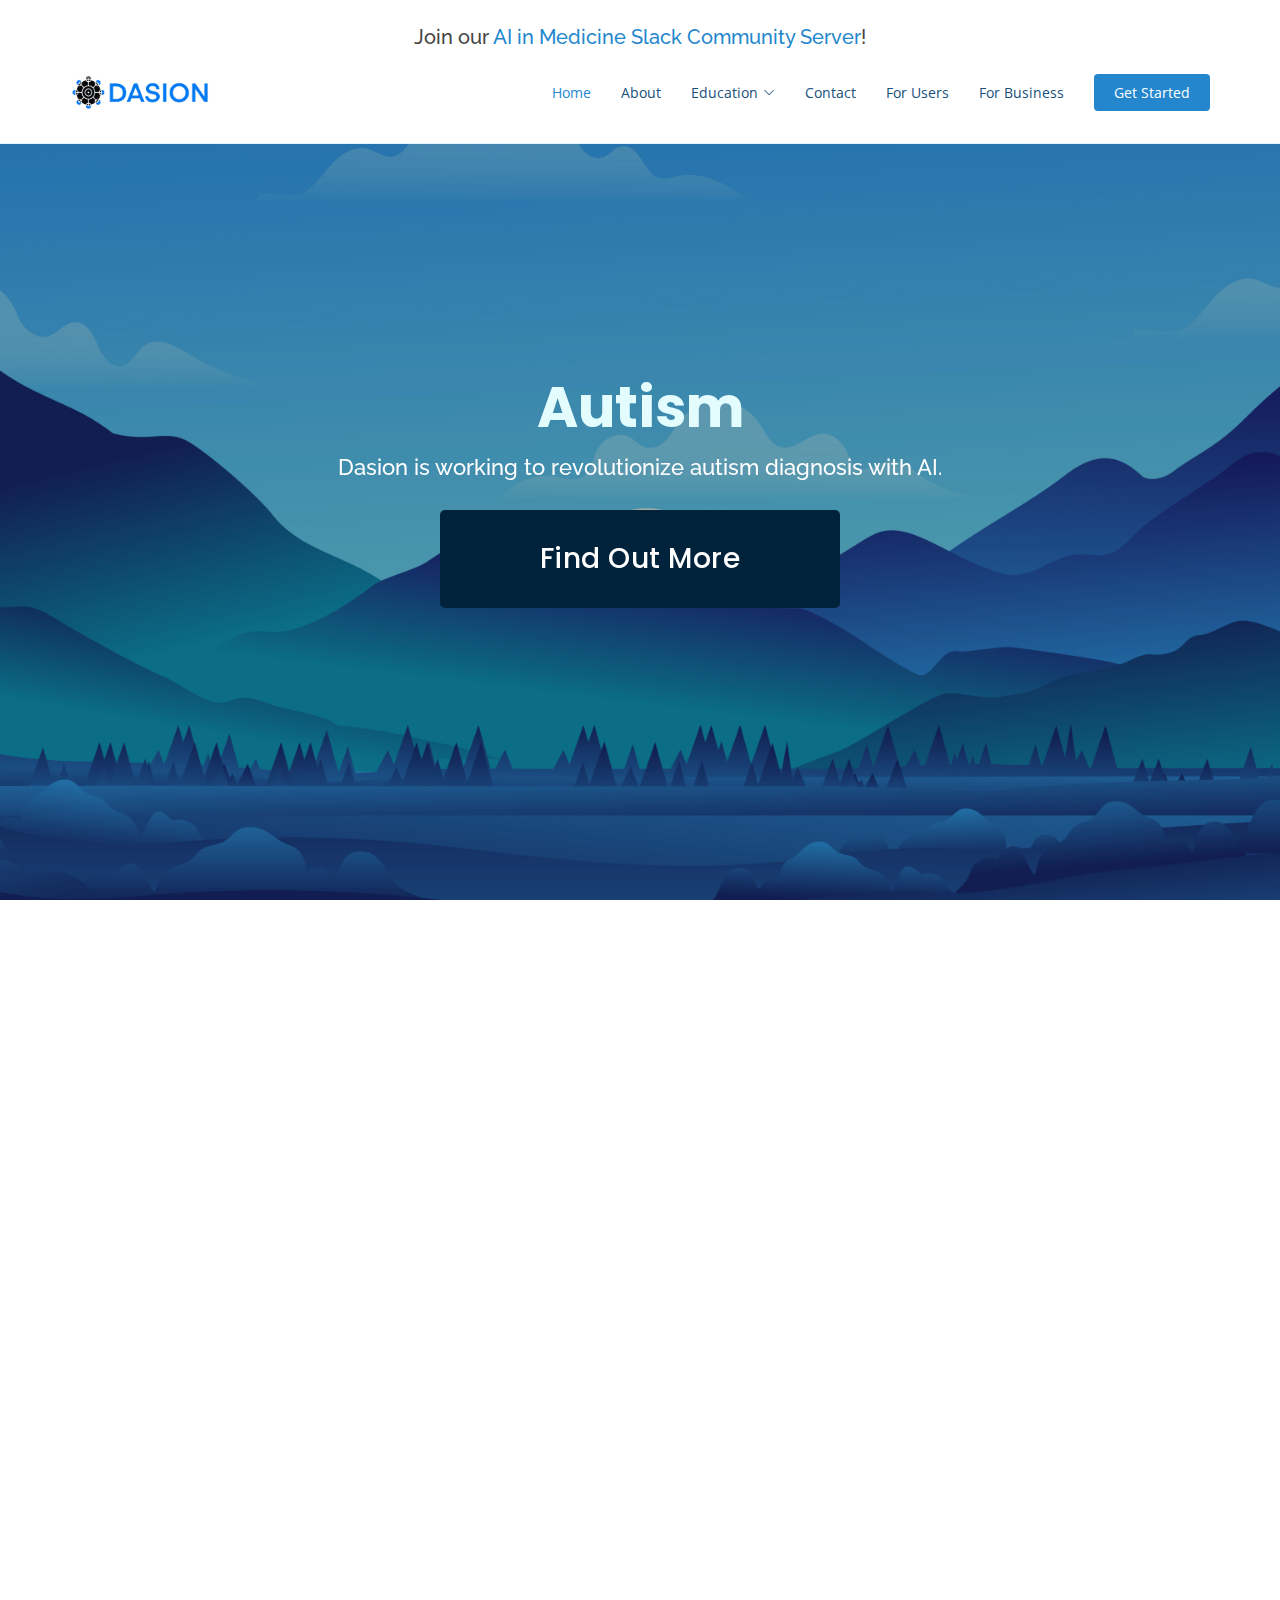
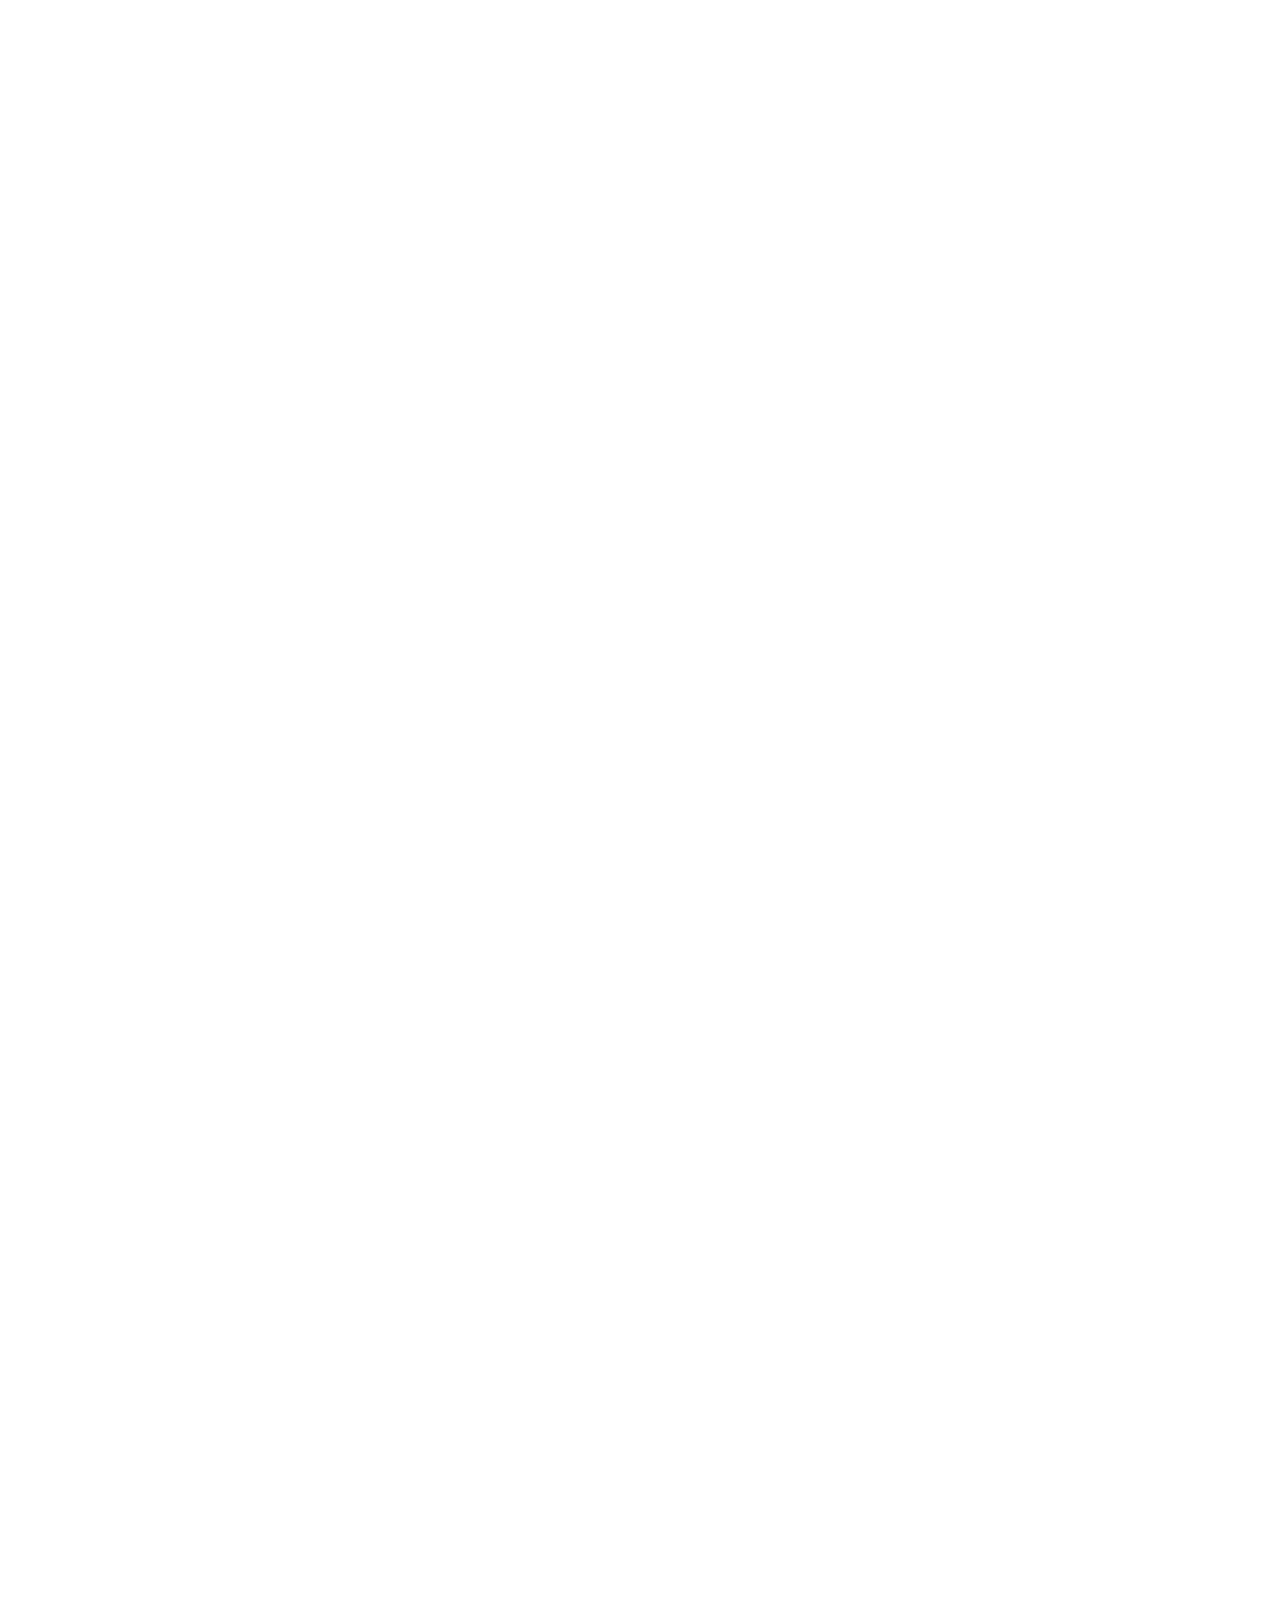
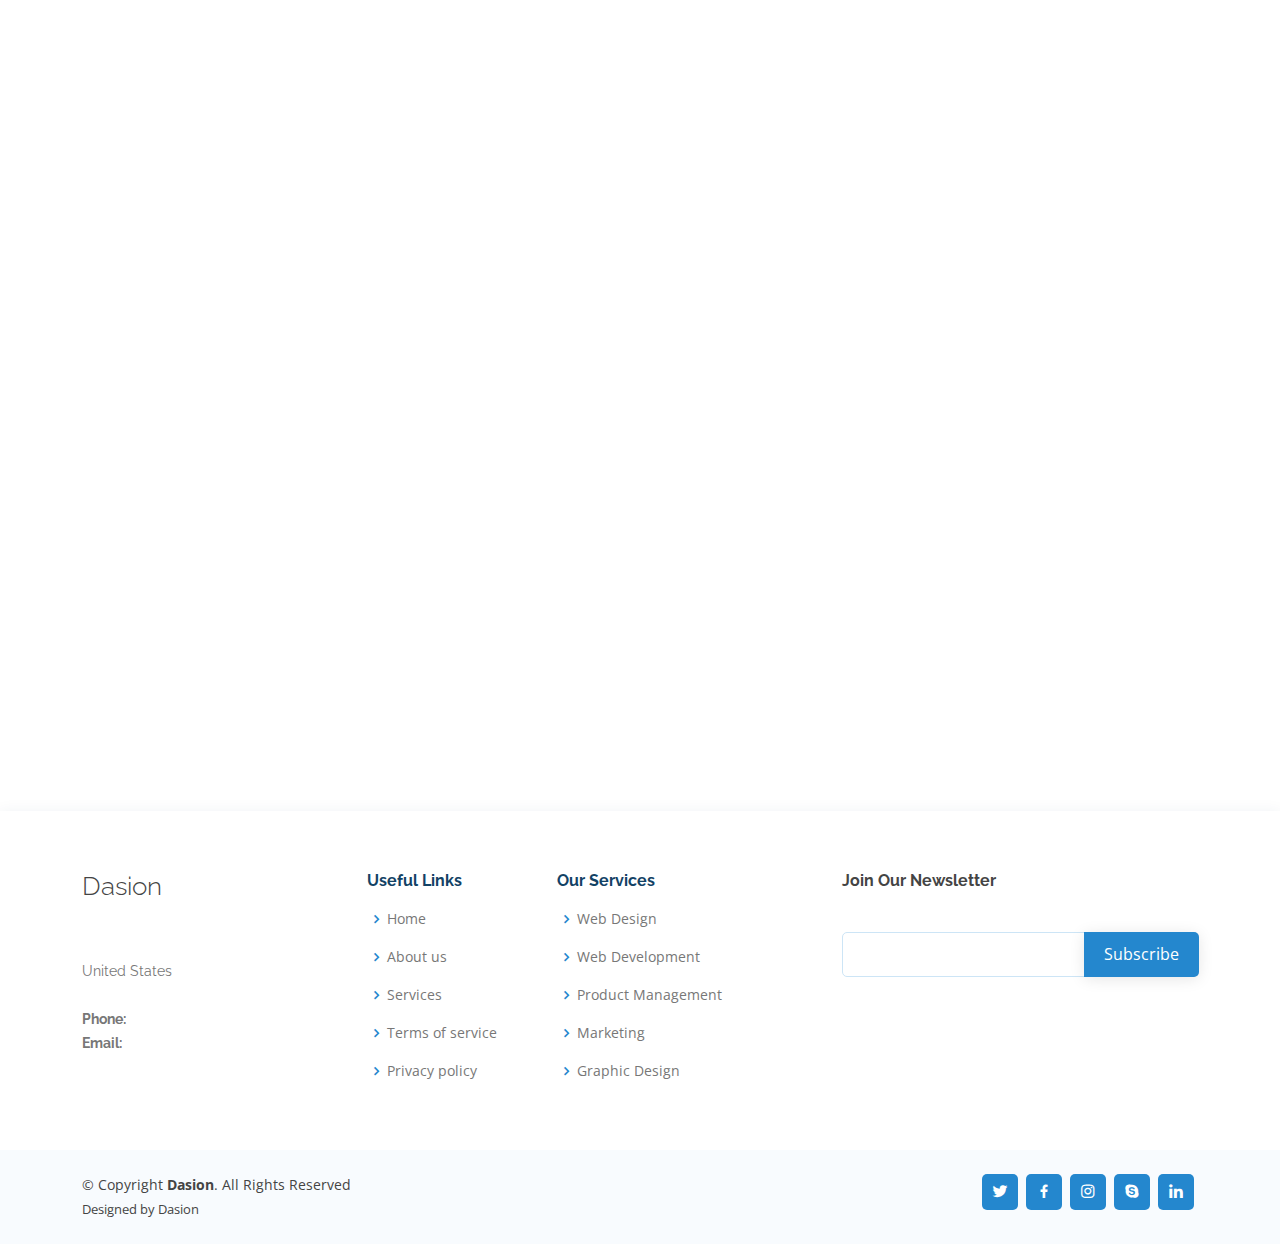
<file: neurology/autism/autism.html>
<!DOCTYPE html>
<html lang="en">
  <head>
    <meta charset="utf-8" />
    <meta content="width=device-width, initial-scale=1.0" name="viewport" />

    <title>Dasion - Autism</title>
    <meta content="" name="description" />
    <meta content="" name="keywords" />

    <!-- Favicons -->
    <link href="assets/img/favicon.png" rel="icon" />
    <link href="assets/img/apple-touch-icon.png" rel="apple-touch-icon" />

    <!-- Google Fonts -->
    <link
      href="https://fonts.googleapis.com/css?family=Open+Sans:300,300i,400,400i,600,600i,700,700i|Raleway:300,300i,400,400i,500,500i,600,600i,700,700i|Poppins:300,300i,400,400i,500,500i,600,600i,700,700i"
      rel="stylesheet"
    />

    <!-- Vendor CSS Files -->
    <link href="assets/vendor/aos/aos.css" rel="stylesheet" />
    <link
      href="assets/vendor/bootstrap/css/bootstrap.min.css"
      rel="stylesheet"
    />
    <link
      href="assets/vendor/bootstrap-icons/bootstrap-icons.css"
      rel="stylesheet"
    />
    <link href="assets/vendor/boxicons/css/boxicons.min.css" rel="stylesheet" />
    <link
      href="assets/vendor/glightbox/css/glightbox.min.css"
      rel="stylesheet"
    />
    <link href="assets/vendor/remixicon/remixicon.css" rel="stylesheet" />
    <link href="assets/vendor/swiper/swiper-bundle.min.css" rel="stylesheet" />

    <!-- Template Main CSS File -->
    <link href="assets/css/style.css" rel="stylesheet" />

    <!-- =======================================================
  * Template Name: OnePage - v4.3.0
  * Template URL: https://bootstrapmade.com/onepage-multipurpose-bootstrap-template/
  * Author: BootstrapMade.com
  * License: https://bootstrapmade.com/license/
  ======================================================== -->
  </head>

  <body>
    <!-- ======= Header ======= -->
    <header id="header" class="fixed-top">
      <div class="announcement d-flex align-times-center justify-content-center">
        <h5 style="padding-top: 10px; text-align: center;">Join our <a href="https://join.slack.com/t/dasioninmedicine/shared_invite/zt-za2e1j0x-1MYCDnF0Fod1Ye3wPR6J4A" target="_blank">AI in Medicine Slack Community Server</a>!</h5> 
      </div>
      <div class="container d-flex align-items-center justify-content-between" style="padding: 15px 0;">
        <!--<h1 class="logo"><a href="https://www.data-to-decision.com">Dasion</a></h1>
         Uncomment below if you prefer to use an image logo -->
        <a href="../../index.html" class="logo"><img src="assets/img/dasionlogo.jpg" alt="" class="img-fluid"></a>

        <nav id="navbar" class="navbar">
          <ul>
            <li><a class="nav-link scrollto active" href="https://www.data-to-decision.com">Home</a></li>
            <li><a class="nav-link scrollto" href="https://www.data-to-decision.net/our-team">About</a></li>
            <li class="dropdown"><a href="#"><span>Education</span> <i class="bi bi-chevron-down"></i></a>
              <ul>
                <li class="dropdown"><a href="/neurology/neurology/neurology.html"><span>Neurological Diseases</span> <i class="bi bi-chevron-right"></i></a>
                  <ul>
                    <li><a href="/neurology/alzheimers/alzheimers.html">Alzheimer's Disease</a></li>
                    <li><a href="/neurology/autism/autism.html">Autism</a></li>
                    <li><a href="/neurology/cancer/cancer/cancer.html">Brain Cancer</a></li>
                    <li><a href="/neurology/cerebral/cerebral.html">Cerebral Palsy</a></li>
                    <li><a href="/neurology/dementia/dementia.html">Dementia</a></li>
                    <li><a href="/neurology/migraines/migraines.html">Migraines</a></li>
                    <li><a href="/neurology/mtbi/mtbi.html">Concussions (mTBI)</a></li>
                    <li><a href="/neurology/parkinsons/parkinsons.html">Parkinson's Disease</a></li>
                    <li><a href="/neurology/seizures/seizures.html">Seizures</a></li>
                  </ul>
                </li>
                <li class="dropdown"><a href="#"><span>Heart Diseases</span> <i class="bi bi-chevron-right"></i></a>
                  <ul>
                    <li><a href="/hearts/arrhythmia/arrhythmia.html">Arrythmia</a></li>
                    <li><a href="/hearts/congenitalheartdisease/congenitalheartdisease.html">Congenital Heart Disease</a></li>
                    <li><a href="/hearts/coronaryheartdisease/coronaryheartdisease.html">Coronary Heart Disease</a></li>
                    <li><a href="/hearts/heartattack/heartattack.html">Heart Attacks</a></li>
                    <li><a href="/hearts/hypertension/hypertension.html">Hypertension</a></li>
                    <li><a href="/hearts/stroke/stroke.html">Stroke</a></li>
                  </ul>
                </li>
                <li class="dropdown"><a href="#"><span>Cancer</span> <i class="bi bi-chevron-right"></i></a>
                  <ul>
                    <li><a href="/cancers/bonecancer/bonecancer.html">Bone Cancer</a></li>
                    <li><a href="/cancers/braincancer/braincancer.html">Brain Cancer</a></li>
                    <li><a href="/cancers/lungcancer/lungcancer.html">Lung Cancer</a></li>
                    <li><a href="/cancers/skincancer/skincancer.html">Skin Cancer</a></li>
                    <li><a href="/cancers/stomachcancer/stomachcancer.html">Stomach Cancer</a></li>
                  </ul>
                </li>
              </ul>
            </li>
            <li><a class="nav-link scrollto" href="https://www.data-to-decision.net/contact-us">Contact</a></li>
            <li><a class="nav-link scrollto" href="https://www.data-to-decision.net/contact-us">For Users</a></li>
            <li><a class="nav-link scrollto" href="https://www.data-to-decision.net/contact-us">For Business</a></li>
            <li>
              <a class="getstarted scrollto" href="#about">Get Started</a>
            </li>
          </ul>
          <i class="bi bi-list mobile-nav-toggle"></i>
        </nav>
        <!-- .navbar -->
      </div>
    </header>
    <!-- End Header -->
    <!-- Chatbot 
    <div id='embed_pw7n5'><script src='https://app.hybrid.chat/scripts/init.js'></script><script>widget('pw7n5','hybrid.chat',{"loadHistory": false});</script></div>
    -->
    <!-- Slack Wall
    <div
          class="h-auto"
          style="margin-top: 100px; margin-bottom: 0px"
        ><div class="tagembed-socialwall" data-wall-id="15751" view-url="https://widget.tagembed.com/15751?view">  </div> <script src="//widget.tagembed.com/embed.min.js" type="text/javascript"></script></div>
    --><!-- ======= Hero Section ======= -->
    <section id="hero" class="d-flex align-items-center">
      <div
        class="container position-relative"
        data-aos="fade-up"
        data-aos-delay="100"
      >
        <div class="row justify-content-center">
          <div class="col-xl-7 col-lg-9 text-center">
            <h1>Autism</h1>
            <h2>Dasion is working to revolutionize autism diagnosis with AI.</h2>
          </div>
        </div>
        <div class="text-center">
          <a href="#about" class="btn-get-started scrollto">Find Out More</a>
        </div>
      </div>
    </section>
    <!-- End Hero -->

    <main id="main">
      <!-- ======= About Section ======= -->
      <section id="about" class="about">
        <div class="container" data-aos="fade-up">
          <div class="section-title">
            <h2>How is autism distributed across the globe?</h2>
            <p>
              Understanding where autism is most common can give us a better insight into research.
            </p>
          </div>
          <iframe width="100%" height="576" frameborder="0" src="https://observablehq.com/embed/@jonathanzxu/autismglobe?cells=container"></iframe>
        </div>
      </section>

      
      <!-- End About Section -->
      <section id="about-video" class="about-video">
        <div class="container" data-aos="fade-up">
          <div class="row">
            <div
              class="col-lg-6 pt-3 pt-lg-0 content"
              data-aos="fade-left"
              data-aos-delay="100"
            >
              <h3>
                Existing Software
              </h3>
              <p class="fst-italic">
                See what existing software others are using to detect autism.
              </p>
              <ul>
                <li>Cognoa ASD Diagnosis Aid</li>
                <li>ASDetect</li>
                <li>EarlySee</li>
                <li>LENABaby</li>
                <li>Canvas Dx</li>
                <li>Tobii Studio</li>
              </ul>
            </div>
            <div
              class="col-lg-6 pt-3 pt-lg-0 content"
              data-aos="fade-left"
              data-aos-delay="100"
            >
              <h3>
                Metrics
              </h3>
              <p class="fst-italic">
                See what other companies use to detect autism.
              </p>
              <ul>
                <li>Consultation</li>
                <li>Blood Test</li>
                <li>Digital Biomarkers</li>
                <li>Saliva</li>
                <li>Computer Vision</li>
                <li>Comprehensive Review</li>
              </ul>
            </div>
          </div>
        </div>
      </section>
      <section id="about-video" class="about-video">
        <div class="container" data-aos="fade-up">
          <div class="row">
            <div
              class="col-lg-6 video-box align-self-baseline"
              data-aos="fade-right"
              data-aos-delay="100"
            >
              <img
                src="assets/img/autism-1.PNG"
                class="img-fluid"
                alt=""
              />
              <a
                href="https://youtu.be/JPO-uOPK5RI"
                class="glightbox play-btn mb-4"
                data-vbtype="video"
                data-autoplay="true"
              ></a>
            </div>

            <div
              class="col-lg-6 video-box align-self-baseline"
              data-aos="fade-right"
              data-aos-delay="100"
            >
              <img
                src="assets/img/autism-2.PNG"
                class="img-fluid"
                alt=""
              />
              <a
                href="https://youtu.be/TJuwhCIQQTs"
                class="glightbox play-btn mb-4"
                data-vbtype="video"
                data-autoplay="true"
              ></a>
            </div>
          </div>
        </div>
      </section>
      <section id="about-video" class="about-video">
        <div class="container" data-aos="fade-up">
          <div class="row">
            <div
              class="col-lg-6 pt-3 pt-lg-0 content"
              data-aos="fade-left"
              data-aos-delay="100"
            >
              <h3>
                Medical Methods
              </h3>
              <p class="fst-italic">
                See what methods medical professionals are using to detect autism.
              </p>
              <ul>
                <li>Medical & Developmental History</li>
                <li>ESPASSI screening</li>
                <li>Social Attention and Communication Serveillance-Revise (SACS-R)</li>
                <li>Neuroimaging (MRI)</li>
                <li>Electroencephalography (EEG)</li>
                <li>Diagnostic Interview</li>
              </ul>
            </div>
            <div
              class="col-lg-6 pt-3 pt-lg-0 content"
              data-aos="fade-left"
              data-aos-delay="100"
            >
              <h3>
                Devices
              </h3>
              <p class="fst-italic">
                See what devices are available to detect autism.
              </p>
              <ul>
                <li>EarliPoint System</li>
                <li>MRI Imaging</li>
                <li>RETeval Device</li>
                <li>Eye Tracking Devices</li>
              </ul>
            </div>
          </div>
        </div>
      </section>

      <!-- ======= Counts Section ======= 
    <section id="counts" class="counts section-bg">
      <div class="container">

        <div class="row justify-content-end">

          <div class="col-lg-3 col-md-5 col-6 d-md-flex align-items-md-stretch">
            <div class="count-box">
              <span data-purecounter-start="0" data-purecounter-end="65" data-purecounter-duration="2" class="purecounter"></span>
              <p>Happy Clients</p>
            </div>
          </div>

          <div class="col-lg-3 col-md-5 col-6 d-md-flex align-items-md-stretch">
            <div class="count-box">
              <span data-purecounter-start="0" data-purecounter-end="85" data-purecounter-duration="2" class="purecounter"></span>
              <p>Projects</p>
            </div>
          </div>

          <div class="col-lg-3 col-md-5 col-6 d-md-flex align-items-md-stretch">
            <div class="count-box">
              <span data-purecounter-start="0" data-purecounter-end="30" data-purecounter-duration="2" class="purecounter"></span>
              <p>Years of experience</p>
            </div>
          </div>

          <div class="col-lg-3 col-md-5 col-6 d-md-flex align-items-md-stretch">
            <div class="count-box">
              <span data-purecounter-start="0" data-purecounter-end="20" data-purecounter-duration="2" class="purecounter"></span>
              <p>Awards</p>
            </div>
          </div>

        </div>

      </div>
    </section> End Counts Section -->
      <section id="hero2" class="d-flex align-items-center">
        <div
          class="container position-relative"
          data-aos="fade-up"
          data-aos-delay="100"
        >
          <div class="row justify-content-center">
            <div class="col-xl-7 col-lg-9 text-center">
              <h1>Dasion can help you find the best ML methods tailored to your data.</h1>
              <h2>Upload your data to our service and receive accurate diagnoses immediately.</h2>
            </div>
          </div>
          <div class="text-center">
            <a href="https://www.data-to-decision.net/" class="btn-get-started scrollto">Get Started</a>
          </div>
          <div
            class="row justify-content-center"
            style="margin-top: 30px; margin-bottom: 0px"
          >
          </div>
          <div class="row icon-boxes">
            <div
              class="col-sm-4 col-lg-2 align-items-stretch"
              data-aos="zoom-in"
              data-aos-delay="600"
            >
              <div class="icon-box">
                <div class="icon"><i class="ri-superscript"></i></div>
                <h4 class="title">Voice Analysis</h4>
                <p class="description">We can analyze voice samples to detect autism.</p>
              </div>
            </div>
            <div
              class="col-sm-4 col-lg-2 align-items-stretch"
              data-aos="zoom-in"
              data-aos-delay="600"
            >
              <div class="icon-box">
                <div class="icon"><i class="ri-superscript"></i></div>
                <h4 class="title">Data2Vec</h4>
                <p class="description">We can use Data2Vec to detect autism.</p>
              </div>
            </div>
            <div
              class="col-sm-4 col-lg-2 align-items-stretch"
              data-aos="zoom-in"
              data-aos-delay="600"
            >
              <div class="icon-box">
                <div class="icon"><i class="ri-superscript"></i></div>
                <h4 class="title">NLP</h4>
                <p class="description">We can process language to detect autism.</p>
              </div>
            </div>
            <div
              class="col-sm-4 col-lg-2 align-items-stretch"
              data-aos="zoom-in"
              data-aos-delay="600"
            >
              <div class="icon-box">
                <div class="icon"><i class="ri-superscript"></i></div>
                <h4 class="title">LSTM</h4>
                <p class="description">We can use Long-Short Term Models to detect autism.</p>
              </div>
            </div>
            <div
              class="col-sm-4 col-lg-2 align-items-stretch"
              data-aos="zoom-in"
              data-aos-delay="600"
            >
              <div class="icon-box">
                <div class="icon"><i class="ri-superscript"></i></div>
                <h4 class="title">Facial Analysis</h4>
                <p class="description">We can analyze facial images to detect autism.</p>
              </div>
            </div>
            <div
              class="col-sm-4 col-lg-2 align-items-stretch"
              data-aos="zoom-in"
              data-aos-delay="600"
            >
              <div class="icon-box">
                <div class="icon"><i class="ri-superscript"></i></div>
                <h4 class="title">Neural Net</h4>
                <p class="description">We can build neural networks to detect autism.</p>
              </div>
            </div>
          </div>
        
        </div>
      </section>
      <!-- ======= About Video Section ======= 
      <section id="about-video" class="about-video">
        <div class="container" data-aos="fade-up">
          <div class="row">
            <div
              class="col-lg-6 video-box align-self-baseline"
              data-aos="fade-right"
              data-aos-delay="100"
            >
              <img src="assets/img/mtbi-3.PNG" class="img-fluid" alt="" />
              <a
                href="https://youtu.be/gvWi6vXWujI"
                class="glightbox play-btn mb-4"
                data-vbtype="video"
                data-autoplay="true"
              ></a>
            </div>

            <div
              class="col-lg-6 pt-3 pt-lg-0 content"
              data-aos="fade-left"
              data-aos-delay="100"
            >
              <h3>
                What does an mTBI look like?
              </h3>
              <p class="fst-italic">
                Find out if you may have sustained a concussion/mTBI.
              </p>
              <p>A concussion/mTBI is diagnosed by one or more of the following signs immediately after a traumatic blow or jolt to the head:</p>
              <ul>
                <li>
                  <i class="bx bx-check-double"></i> Loss of consciousness for less than 30 minutes
                </li>
                <li>
                  <i class="bx bx-check-double"></i> Loss of memory for events before or after the injury resolving within 24 hours
                </li>
                <li>
                  <i class="bx bx-check-double"></i> Alteration of consciousness (confusion, disorientation, or dazed feeling) resolving within 24 hours
                </li>
              </ul>
              <p>
                <strong>Note: </strong> While a loss of consciousness is sufficient for a diagnosis of concussion/mTBI, it is not necessary.
              </p>
            </div>
          </div>
        </div>
      </section>
      End About Video Section -->
      
      <!-- ======= About Video Section ======= -->

      <!-- End About Video Section -->

      <!-- ======= Clients Section ======= 
      <section id="clients" class="clients section-bg">
        <div class="container">
          <div class="row">
            <div
              class="
                col-lg-2 col-md-4 col-6
                d-flex
                align-items-center
                justify-content-center
              "
              data-aos="zoom-in"
            >
              <img
                src="assets/img/clients/client-1.png"
                class="img-fluid"
                alt=""
              />
            </div>

            <div
              class="
                col-lg-2 col-md-4 col-6
                d-flex
                align-items-center
                justify-content-center
              "
              data-aos="zoom-in"
            >
              <img
                src="assets/img/clients/client-2.png"
                class="img-fluid"
                alt=""
              />
            </div>

            <div
              class="
                col-lg-2 col-md-4 col-6
                d-flex
                align-items-center
                justify-content-center
              "
              data-aos="zoom-in"
            >
              <img
                src="assets/img/clients/client-3.png"
                class="img-fluid"
                alt=""
              />
            </div>

            <div
              class="
                col-lg-2 col-md-4 col-6
                d-flex
                align-items-center
                justify-content-center
              "
              data-aos="zoom-in"
            >
              <img
                src="assets/img/clients/client-4.png"
                class="img-fluid"
                alt=""
              />
            </div>

            <div
              class="
                col-lg-2 col-md-4 col-6
                d-flex
                align-items-center
                justify-content-center
              "
              data-aos="zoom-in"
            >
              <img
                src="assets/img/clients/client-5.png"
                class="img-fluid"
                alt=""
              />
            </div>

            <div
              class="
                col-lg-2 col-md-4 col-6
                d-flex
                align-items-center
                justify-content-center
              "
              data-aos="zoom-in"
            >
              <img
                src="assets/img/clients/client-6.png"
                class="img-fluid"
                alt=""
              />
            </div>
          </div>
        </div>
      </section>
       End Clients Section -->

      <!-- ======= Testimonials Section ======= 
      <section id="testimonials" class="testimonials">
        <div class="container" data-aos="fade-up">
          <div class="section-title">
            <h2>Geometry in Medicine</h2>
            <p>
              Geometry is already integrated into many aspects of medicine,
              allowing it to be the most intuitive approach.
            </p>
          </div>

          <div
            class="testimonials-slider swiper-container"
            data-aos="fade-up"
            data-aos-delay="100"
          >
            <div class="swiper-wrapper">
              <div class="swiper-slide">
                <div class="video-box align-self-baseline mt-3">
                  <a
                    href="https://youtu.be/V3aD3A9Vve4"
                    class="glightbox play-btn"
                    data-vbtype="video"
                    data-autoplay="true"
                  >
                    <img
                      src="assets/img/demo-video-1.PNG"
                      style="width: 400px; height: 250px"
                      class="img-fluid"
                      alt=""
                    />
                  </a>
                </div>
                <h3>
                  MRI / 3D Brain Anatomy: Internal Capsule, Thalamus & Brainstem
                </h3>
              </div>

              <div class="swiper-slide">
                <div class="video-box align-self-baseline mt-3">
                  <a
                    href="https://youtu.be/Ui8Del45rbA"
                    class="glightbox play-btn"
                    data-vbtype="video"
                    data-autoplay="true"
                  >
                    <img
                      src="assets/img/demo-video-2.PNG"
                      style="width: 400px; height: 250px"
                      class="img-fluid"
                      alt=""
                    />
                  </a>
                </div>
                <h3>
                  MRI / 3D Brain Anatomy: Hypothalamus, Pituitary Gland, Fornix,
                  Corpus Callosum & 3rd Ventricle
                </h3>
              </div>

              <div class="swiper-slide">
                <div class="video-box align-self-baseline mt-3">
                  <a
                    href="https://youtu.be/lh9S-QXxxDg"
                    class="glightbox play-btn"
                    data-vbtype="video"
                    data-autoplay="true"
                  >
                    <img
                      src="assets/img/demo-video-3.PNG"
                      style="width: 400px; height: 250px"
                      class="img-fluid"
                      alt=""
                    />
                  </a>
                </div>
                <h3>3D Brain from MRI 1 Skull and meninges</h3>
              </div>

              <div class="swiper-slide">
                <div class="video-box align-self-baseline mt-3">
                  <a
                    href="https://youtu.be/YoyASQyrNwA"
                    class="glightbox play-btn"
                    data-vbtype="video"
                    data-autoplay="true"
                  >
                    <img
                      src="assets/img/demo-video-4.PNG"
                      style="width: 400px; height: 250px"
                      class="img-fluid"
                      alt=""
                    />
                  </a>
                </div>
                <h3>3D Brain from MRI 2 Blood supply</h3>
              </div>

              <div class="swiper-slide">
                <div class="video-box align-self-baseline mt-3">
                  <a
                    href="https://youtu.be/81slSq9cq5g"
                    class="glightbox play-btn"
                    data-vbtype="video"
                    data-autoplay="true"
                  >
                    <img
                      src="assets/img/demo-video-5.PNG"
                      style="width: 400px; height: 250px"
                      class="img-fluid"
                      alt=""
                    />
                  </a>
                </div>
                <h3>3D Brain from MRI 3 Lobes and Ventricles</h3>
              </div>
              <div class="swiper-slide">
                <div class="video-box align-self-baseline mt-3">
                  <a
                    href="https://youtu.be/q7z-373pwuI"
                    class="glightbox play-btn"
                    data-vbtype="video"
                    data-autoplay="true"
                  >
                    <img
                      src="assets/img/demo-video-6.PNG"
                      style="width: 400px; height: 250px"
                      class="img-fluid"
                      alt=""
                    />
                  </a>
                </div>
                <h3>3D Brain from MRI 4 Basal ganglia</h3>
              </div>
              <div class="swiper-slide">
                <div class="video-box align-self-baseline mt-3">
                  <a
                    href="https://youtu.be/qLz7w5ow8uw"
                    class="glightbox play-btn"
                    data-vbtype="video"
                    data-autoplay="true"
                  >
                    <img
                      src="assets/img/demo-video-7.PNG"
                      style="width: 400px; height: 250px"
                      class="img-fluid"
                      alt=""
                    />
                  </a>
                </div>
                <h3>
                  3D Brain from MRI 5 Lentiform nucleus and internal capsule
                </h3>
              </div>
              <div class="swiper-slide">
                <div class="video-box align-self-baseline mt-3">
                  <a
                    href="https://youtu.be/YB9rs4tEAaE"
                    class="glightbox play-btn"
                    data-vbtype="video"
                    data-autoplay="true"
                  >
                    <img
                      src="assets/img/demo-video-8.PNG"
                      style="width: 400px; height: 250px"
                      class="img-fluid"
                      alt=""
                    />
                  </a>
                </div>
                <h3>3D Brain from MRI 6 Amygdala</h3>
              </div>
              <div class="swiper-slide">
                <div class="video-box align-self-baseline mt-3">
                  <a
                    href="https://youtu.be/wjvDDH-uJ0s"
                    class="glightbox play-btn"
                    data-vbtype="video"
                    data-autoplay="true"
                  >
                    <img
                      src="assets/img/demo-video-9.PNG"
                      style="width: 400px; height: 250px"
                      class="img-fluid"
                      alt=""
                    />
                  </a>
                </div>
                <h3>3D Brain from MRI 7 Hippocampus</h3>
              </div>
              <div class="swiper-slide">
                <div class="video-box align-self-baseline mt-3">
                  <a
                    href="https://youtu.be/Wq8EVQUc9a4"
                    class="glightbox play-btn"
                    data-vbtype="video"
                    data-autoplay="true"
                  >
                    <img
                      src="assets/img/demo-video-10.PNG"
                      style="width: 400px; height: 250px"
                      class="img-fluid"
                      alt=""
                    />
                  </a>
                </div>
                <h3>3D Brain from MRI 8 Brain stem</h3>
              </div>
              <div class="swiper-slide">
                <div class="video-box align-self-baseline mt-3">
                  <a
                    href="https://youtu.be/6szEeD0n-oU"
                    class="glightbox play-btn"
                    data-vbtype="video"
                    data-autoplay="true"
                  >
                    <img
                      src="assets/img/demo-video-11.PNG"
                      style="width: 400px; height: 250px"
                      class="img-fluid"
                      alt=""
                    />
                  </a>
                </div>
                <h3>3D Brain from MRI 9 Cerebellum</h3>
              </div>
              <div class="swiper-slide">
                <div class="video-box align-self-baseline mt-3">
                  <a
                    href="https://youtu.be/7XOIrnJWPkY"
                    class="glightbox play-btn"
                    data-vbtype="video"
                    data-autoplay="true"
                  >
                    <img
                      src="assets/img/demo-video-12.PNG"
                      style="width: 400px; height: 250px"
                      class="img-fluid"
                      alt=""
                    />
                  </a>
                </div>
                <h3>3D Brain from MRI 10 Cranial nerves</h3>
              </div>
              <div class="swiper-slide">
                <div class="video-box align-self-baseline mt-3">
                  <a
                    href="https://github.com/matlab-deep-learning/Abnormal-EEG-Signal-Classification-Using-CNNs"
                    target="_blank"
                    rel="noopener noreferrer"
                  >
                    <img
                      src="assets/img/demo-video-13.PNG"
                      style="width: 400px; height: 250px"
                      class="img-fluid"
                      alt=""
                    />
                  </a>
                </div>
                <h3>EEG Signal Classification Using Deep Learning</h3>
              </div>
              <div class="swiper-slide">
                <div class="video-box align-self-baseline mt-3">
                  <a
                    href="https://github.com/Yuchen-Wang-SH/Electroencephalography-EEG-Signal-Classification-using-Deep-Learning"
                    target="_blank"
                    rel="noopener noreferrer"
                  >
                    <img
                      src="assets/img/demo-video-14.PNG"
                      style="width: 400px; height: 250px"
                      class="img-fluid"
                      alt=""
                    />
                  </a>
                </div>
                <h3>
                  Electroencephalography (EEG) Signal Classification using Deep
                  Learning
                </h3>
              </div>
              <div class="swiper-slide">
                <div class="video-box align-self-baseline mt-3">
                  <a
                    href="https://github.com/ShubhamVerma1/EEG-Signal-Classification"
                    target="_blank"
                    rel="noopener noreferrer"
                  >
                    <img
                      src="assets/img/demo-video-15.PNG"
                      style="width: 400px; height: 250px"
                      class="img-fluid"
                      alt=""
                    />
                  </a>
                </div>
                <h3>
                  EEG Signal Classification: Eye open and close classification
                  using Machine Learning
                </h3>
              </div>
              <div class="swiper-slide">
                <div class="video-box align-self-baseline mt-3">
                  <a
                    href="https://github.com/kylemath/DeepEEG"
                    target="_blank"
                    rel="noopener noreferrer"
                  >
                    <img
                      src="assets/img/demo-video-16.PNG"
                      style="width: 400px; height: 250px"
                      class="img-fluid"
                      alt=""
                    />
                  </a>
                </div>
                <h3>DeepEEG</h3>
              </div>
              <div class="swiper-slide">
                <div class="video-box align-self-baseline mt-3">
                  <a
                    href="https://www.youtube.com/watch?v=vLO_t9MHjsY"
                    class="glightbox play-btn"
                    data-vbtype="video"
                    data-autoplay="true"
                  >
                    <img
                      src="assets/img/demo-video-17.PNG"
                      style="width: 400px; height: 250px"
                      class="img-fluid"
                      alt=""
                    />
                  </a>
                </div>
                <h3>Granger Causality Analyses in Brain Signal (EEG)</h3>
              </div>
              <div class="swiper-slide">
                <div class="video-box align-self-baseline mt-3">
                  <a
                    href="https://www.youtube.com/watch?v=FqIej6zJDaE"
                    class="glightbox play-btn"
                    data-vbtype="video"
                    data-autoplay="true"
                  >
                    <img
                      src="assets/img/demo-video-18.PNG"
                      style="width: 400px; height: 250px"
                      class="img-fluid"
                      alt=""
                    />
                  </a>
                </div>
                <h3>EEG 3D Ketamin Post Ketamine 1 s epochs</h3>
              </div>
              <div class="swiper-slide">
                <div class="video-box align-self-baseline mt-3">
                  <a
                    href="https://www.youtube.com/watch?v=DDq1BNX3UDg"
                    class="glightbox play-btn"
                    data-vbtype="video"
                    data-autoplay="true"
                  >
                    <img
                      src="assets/img/demo-video-19.PNG"
                      style="width: 400px; height: 250px"
                      class="img-fluid"
                      alt=""
                    />
                  </a>
                </div>
                <h3>EEG 3D NewSubject Avg Baseline 1 s epochs</h3>
              </div>
              <div class="swiper-slide">
                <div class="video-box align-self-baseline mt-3">
                  <a
                    href="https://www.youtube.com/watch?v=YK3ybpQy0PY"
                    class="glightbox play-btn"
                    data-vbtype="video"
                    data-autoplay="true"
                  >
                    <img
                      src="assets/img/demo-video-20.PNG"
                      style="width: 400px; height: 250px"
                      class="img-fluid"
                      alt=""
                    />
                  </a>
                </div>
                <h3>EEG 3D Post Ketamine+iTBS sLORETA</h3>
              </div>
              <div class="swiper-slide">
                <div class="video-box align-self-baseline mt-3">
                  <a
                    href="https://www.youtube.com/watch?v=jetNwvJd-Hw"
                    class="glightbox play-btn"
                    data-vbtype="video"
                    data-autoplay="true"
                  >
                    <img
                      src="assets/img/demo-video-21.PNG"
                      style="width: 400px; height: 250px"
                      class="img-fluid"
                      alt=""
                    />
                  </a>
                </div>
                <h3>EEG for Anesthesiology - Part 6: Dexmedetomidine</h3>
              </div>
            </div>

            <div class="swiper-pagination"></div>
          </div>
        </div>
      </section>
       End Testimonials Section -->

      <!-- ======= Services Section ======= 
    <section id="services" class="services section-bg">
      <div class="container" data-aos="fade-up">

        <div class="section-title">
          <h2>Sevices</h2>
          <p>Magnam dolores commodi suscipit. Necessitatibus eius consequatur ex aliquid fuga eum quidem. Sit sint consectetur velit. Quisquam quos quisquam cupiditate. Et nemo qui impedit suscipit alias ea. Quia fugiat sit in iste officiis commodi quidem hic quas.</p>
        </div>

        <div class="row">
          <div class="col-lg-4 col-md-6 d-flex align-items-stretch" data-aos="zoom-in" data-aos-delay="100">
            <div class="icon-box iconbox-blue">
              <div class="icon">
                <svg width="100" height="100" viewBox="0 0 600 600" xmlns="http://www.w3.org/2000/svg">
                  <path stroke="none" stroke-width="0" fill="#f5f5f5" d="M300,521.0016835830174C376.1290562159157,517.8887921683347,466.0731472004068,529.7835943286574,510.70327084640275,468.03025145048787C554.3714126377745,407.6079735673963,508.03601936045806,328.9844924480964,491.2728898941984,256.3432110539036C474.5976632858925,184.082847569629,479.9380746630129,96.60480741107993,416.23090153303,58.64404602377083C348.86323505073057,18.502131276798302,261.93793281208167,40.57373210992963,193.5410806939664,78.93577620505333C130.42746243093433,114.334589627462,98.30271207620316,179.96522072025542,76.75703585869454,249.04625023123273C51.97151888228291,328.5150500222984,13.704378332031375,421.85034740162234,66.52175969318436,486.19268352777647C119.04800174914682,550.1803526380478,217.28368757567262,524.383925680826,300,521.0016835830174"></path>
                </svg>
                <i class="bx bxl-dribbble"></i>
              </div>
              <h4><a href="">Lorem Ipsum</a></h4>
              <p>Voluptatum deleniti atque corrupti quos dolores et quas molestias excepturi</p>
            </div>
          </div>

          <div class="col-lg-4 col-md-6 d-flex align-items-stretch mt-4 mt-md-0" data-aos="zoom-in" data-aos-delay="200">
            <div class="icon-box iconbox-orange ">
              <div class="icon">
                <svg width="100" height="100" viewBox="0 0 600 600" xmlns="http://www.w3.org/2000/svg">
                  <path stroke="none" stroke-width="0" fill="#f5f5f5" d="M300,582.0697525312426C382.5290701553225,586.8405444964366,449.9789794690241,525.3245884688669,502.5850820975895,461.55621195738473C556.606425686781,396.0723002908107,615.8543463187945,314.28637112970534,586.6730223649479,234.56875336149918C558.9533121215079,158.8439757836574,454.9685369536778,164.00468322053177,381.49747125262974,130.76875717737553C312.15926192815925,99.40240125094834,248.97055460311594,18.661163978235184,179.8680185752513,50.54337015887873C110.5421016452524,82.52863877960104,119.82277516462835,180.83849132639028,109.12597500060166,256.43424936330496C100.08760227029461,320.3096726198365,92.17705696193138,384.0621239912766,124.79988738764834,439.7174275375508C164.83382741302287,508.01625554203684,220.96474134820875,577.5009287672846,300,582.0697525312426"></path>
                </svg>
                <i class="bx bx-file"></i>
              </div>
              <h4><a href="">Sed Perspiciatis</a></h4>
              <p>Duis aute irure dolor in reprehenderit in voluptate velit esse cillum dolore</p>
            </div>
          </div>

          <div class="col-lg-4 col-md-6 d-flex align-items-stretch mt-4 mt-lg-0" data-aos="zoom-in" data-aos-delay="300">
            <div class="icon-box iconbox-pink">
              <div class="icon">
                <svg width="100" height="100" viewBox="0 0 600 600" xmlns="http://www.w3.org/2000/svg">
                  <path stroke="none" stroke-width="0" fill="#f5f5f5" d="M300,541.5067337569781C382.14930387511276,545.0595476570109,479.8736841581634,548.3450877840088,526.4010558755058,480.5488172755941C571.5218469581645,414.80211281144784,517.5187510058486,332.0715597781072,496.52539010469104,255.14436215662573C477.37192572678356,184.95920475031193,473.57363656557914,105.61284051026155,413.0603344069578,65.22779650032875C343.27470386102294,18.654635553484475,251.2091493199835,5.337323636656869,175.0934190732945,40.62881213300186C97.87086631185822,76.43348514350839,51.98124368387456,156.15599469081315,36.44837278890362,239.84606092416172C21.716077023791087,319.22268207091537,43.775223500013084,401.1760424656574,96.891909868211,461.97329694683043C147.22146801428983,519.5804099606455,223.5754009179313,538.201503339737,300,541.5067337569781"></path>
                </svg>
                <i class="bx bx-tachometer"></i>
              </div>
              <h4><a href="">Magni Dolores</a></h4>
              <p>Excepteur sint occaecat cupidatat non proident, sunt in culpa qui officia</p>
            </div>
          </div>

          <div class="col-lg-4 col-md-6 d-flex align-items-stretch mt-4" data-aos="zoom-in" data-aos-delay="100">
            <div class="icon-box iconbox-yellow">
              <div class="icon">
                <svg width="100" height="100" viewBox="0 0 600 600" xmlns="http://www.w3.org/2000/svg">
                  <path stroke="none" stroke-width="0" fill="#f5f5f5" d="M300,503.46388370962813C374.79870501325706,506.71871716319447,464.8034551963731,527.1746412648533,510.4981551193396,467.86667711651364C555.9287308511215,408.9015244558933,512.6030010748507,327.5744911775523,490.211057578863,256.5855673507754C471.097692560561,195.9906835881958,447.69079081568157,138.11976852964426,395.19560036434837,102.3242989838813C329.3053358748298,57.3949838291264,248.02791733380457,8.279543830951368,175.87071277845988,42.242879143198664C103.41431057327972,76.34704239035025,93.79494320519305,170.9812938413882,81.28167332365135,250.07896920659033C70.17666984294237,320.27484674793965,64.84698225790005,396.69656628748305,111.28512138212992,450.4950937839243C156.20124167950087,502.5303643271138,231.32542653798444,500.4755392045468,300,503.46388370962813"></path>
                </svg>
                <i class="bx bx-layer"></i>
              </div>
              <h4><a href="">Nemo Enim</a></h4>
              <p>At vero eos et accusamus et iusto odio dignissimos ducimus qui blanditiis</p>
            </div>
          </div>

          <div class="col-lg-4 col-md-6 d-flex align-items-stretch mt-4" data-aos="zoom-in" data-aos-delay="200">
            <div class="icon-box iconbox-red">
              <div class="icon">
                <svg width="100" height="100" viewBox="0 0 600 600" xmlns="http://www.w3.org/2000/svg">
                  <path stroke="none" stroke-width="0" fill="#f5f5f5" d="M300,532.3542879108572C369.38199826031484,532.3153073249985,429.10787420159085,491.63046689027357,474.5244479745417,439.17860296908856C522.8885846962883,383.3225815378663,569.1668002868075,314.3205725914397,550.7432151929288,242.7694973846089C532.6665558377875,172.5657663291529,456.2379748765914,142.6223662098291,390.3689995646985,112.34683881706744C326.66090330228417,83.06452184765237,258.84405631176094,53.51806209861945,193.32584062364296,78.48882559362697C121.61183558270385,105.82097193414197,62.805066853699245,167.19869350419734,48.57481801355237,242.6138429142374C34.843463184063346,315.3850353017275,76.69343916112496,383.4422959591041,125.22947124332185,439.3748458443577C170.7312796277747,491.8107796887764,230.57421082200815,532.3932930995766,300,532.3542879108572"></path>
                </svg>
                <i class="bx bx-slideshow"></i>
              </div>
              <h4><a href="">Dele Cardo</a></h4>
              <p>Quis consequatur saepe eligendi voluptatem consequatur dolor consequuntur</p>
            </div>
          </div>

          <div class="col-lg-4 col-md-6 d-flex align-items-stretch mt-4" data-aos="zoom-in" data-aos-delay="300">
            <div class="icon-box iconbox-teal">
              <div class="icon">
                <svg width="100" height="100" viewBox="0 0 600 600" xmlns="http://www.w3.org/2000/svg">
                  <path stroke="none" stroke-width="0" fill="#f5f5f5" d="M300,566.797414625762C385.7384707136149,576.1784315230908,478.7894351017131,552.8928747891023,531.9192734346935,484.94944893311C584.6109503024035,417.5663521118492,582.489472248146,322.67544863468447,553.9536738515405,242.03673114598146C529.1557734026468,171.96086150256528,465.24506316201064,127.66468636344209,395.9583748389544,100.7403814666027C334.2173773831606,76.7482773500951,269.4350130405921,84.62216499799875,207.1952322260088,107.2889140133804C132.92018162631612,134.33871894543012,41.79353780512637,160.00259165414826,22.644507872594943,236.69541883565114C3.319112789854554,314.0945973066697,72.72355303640163,379.243833228382,124.04198916343866,440.3218312028393C172.9286146004772,498.5055451809895,224.45579914871206,558.5317968840102,300,566.797414625762"></path>
                </svg>
                <i class="bx bx-arch"></i>
              </div>
              <h4><a href="">Divera Don</a></h4>
              <p>Modi nostrum vel laborum. Porro fugit error sit minus sapiente sit aspernatur</p>
            </div>
          </div>

        </div>

      </div>
    </section> End Sevices Section -->

      <!-- ======= Cta Section ======= 
      <section id="cta" class="cta">
        <div class="container" data-aos="zoom-in">
          <div class="text-center">
            <h3>Call To Action</h3>
            <p>
              Duis aute irure dolor in reprehenderit in voluptate velit esse
              cillum dolore eu fugiat nulla pariatur. Excepteur sint occaecat
              cupidatat non proident, sunt in culpa qui officia deserunt mollit
              anim id est laborum.
            </p>
            <a class="cta-btn" href="#">Call To Action</a>
          </div>
        </div>
      </section>
       End Cta Section -->

      <!-- ======= Portfolio Section ======= 
    <section id="portfolio" class="portfolio">
      <div class="container" data-aos="fade-up">

        <div class="section-title">
          <h2>Portfolio</h2>
          <p>Magnam dolores commodi suscipit. Necessitatibus eius consequatur ex aliquid fuga eum quidem. Sit sint consectetur velit. Quisquam quos quisquam cupiditate. Et nemo qui impedit suscipit alias ea. Quia fugiat sit in iste officiis commodi quidem hic quas.</p>
        </div>

        <div class="row" data-aos="fade-up" data-aos-delay="150">
          <div class="col-lg-12 d-flex justify-content-center">
            <ul id="portfolio-flters">
              <li data-filter="*" class="filter-active">All</li>
              <li data-filter=".filter-app">App</li>
              <li data-filter=".filter-card">Card</li>
              <li data-filter=".filter-web">Web</li>
            </ul>
          </div>
        </div>

        <div class="row portfolio-container" data-aos="fade-up" data-aos-delay="300">

          <div class="col-lg-4 col-md-6 portfolio-item filter-app">
            <div class="portfolio-wrap">
              <img src="assets/img/portfolio/portfolio-1.jpg" class="img-fluid" alt="">
              <div class="portfolio-info">
                <h4>App 1</h4>
                <p>App</p>
                <div class="portfolio-links">
                  <a href="assets/img/portfolio/portfolio-1.jpg" data-gallery="portfolioGallery" class="portfolio-lightbox" title="App 1"><i class="bx bx-plus"></i></a>
                  <a href="portfolio-details.html" title="More Details"><i class="bx bx-link"></i></a>
                </div>
              </div>
            </div>
          </div>

          <div class="col-lg-4 col-md-6 portfolio-item filter-web">
            <div class="portfolio-wrap">
              <img src="assets/img/portfolio/portfolio-2.jpg" class="img-fluid" alt="">
              <div class="portfolio-info">
                <h4>Web 3</h4>
                <p>Web</p>
                <div class="portfolio-links">
                  <a href="assets/img/portfolio/portfolio-2.jpg" data-gallery="portfolioGallery" class="portfolio-lightbox" title="Web 3"><i class="bx bx-plus"></i></a>
                  <a href="portfolio-details.html" title="More Details"><i class="bx bx-link"></i></a>
                </div>
              </div>
            </div>
          </div>

          <div class="col-lg-4 col-md-6 portfolio-item filter-app">
            <div class="portfolio-wrap">
              <img src="assets/img/portfolio/portfolio-3.jpg" class="img-fluid" alt="">
              <div class="portfolio-info">
                <h4>App 2</h4>
                <p>App</p>
                <div class="portfolio-links">
                  <a href="assets/img/portfolio/portfolio-3.jpg" data-gallery="portfolioGallery" class="portfolio-lightbox" title="App 2"><i class="bx bx-plus"></i></a>
                  <a href="portfolio-details.html" title="More Details"><i class="bx bx-link"></i></a>
                </div>
              </div>
            </div>
          </div>

          <div class="col-lg-4 col-md-6 portfolio-item filter-card">
            <div class="portfolio-wrap">
              <img src="assets/img/portfolio/portfolio-4.jpg" class="img-fluid" alt="">
              <div class="portfolio-info">
                <h4>Card 2</h4>
                <p>Card</p>
                <div class="portfolio-links">
                  <a href="assets/img/portfolio/portfolio-4.jpg" data-gallery="portfolioGallery" class="portfolio-lightbox" title="Card 2"><i class="bx bx-plus"></i></a>
                  <a href="portfolio-details.html" title="More Details"><i class="bx bx-link"></i></a>
                </div>
              </div>
            </div>
          </div>

          <div class="col-lg-4 col-md-6 portfolio-item filter-web">
            <div class="portfolio-wrap">
              <img src="assets/img/portfolio/portfolio-5.jpg" class="img-fluid" alt="">
              <div class="portfolio-info">
                <h4>Web 2</h4>
                <p>Web</p>
                <div class="portfolio-links">
                  <a href="assets/img/portfolio/portfolio-5.jpg" data-gallery="portfolioGallery" class="portfolio-lightbox" title="Web 2"><i class="bx bx-plus"></i></a>
                  <a href="portfolio-details.html" title="More Details"><i class="bx bx-link"></i></a>
                </div>
              </div>
            </div>
          </div>

          <div class="col-lg-4 col-md-6 portfolio-item filter-app">
            <div class="portfolio-wrap">
              <img src="assets/img/portfolio/portfolio-6.jpg" class="img-fluid" alt="">
              <div class="portfolio-info">
                <h4>App 3</h4>
                <p>App</p>
                <div class="portfolio-links">
                  <a href="assets/img/portfolio/portfolio-6.jpg" data-gallery="portfolioGallery" class="portfolio-lightbox" title="App 3"><i class="bx bx-plus"></i></a>
                  <a href="portfolio-details.html" title="More Details"><i class="bx bx-link"></i></a>
                </div>
              </div>
            </div>
          </div>

          <div class="col-lg-4 col-md-6 portfolio-item filter-card">
            <div class="portfolio-wrap">
              <img src="assets/img/portfolio/portfolio-7.jpg" class="img-fluid" alt="">
              <div class="portfolio-info">
                <h4>Card 1</h4>
                <p>Card</p>
                <div class="portfolio-links">
                  <a href="assets/img/portfolio/portfolio-7.jpg" data-gallery="portfolioGallery" class="portfolio-lightbox" title="Card 1"><i class="bx bx-plus"></i></a>
                  <a href="portfolio-details.html" title="More Details"><i class="bx bx-link"></i></a>
                </div>
              </div>
            </div>
          </div>

          <div class="col-lg-4 col-md-6 portfolio-item filter-card">
            <div class="portfolio-wrap">
              <img src="assets/img/portfolio/portfolio-8.jpg" class="img-fluid" alt="">
              <div class="portfolio-info">
                <h4>Card 3</h4>
                <p>Card</p>
                <div class="portfolio-links">
                  <a href="assets/img/portfolio/portfolio-8.jpg" data-gallery="portfolioGallery" class="portfolio-lightbox" title="Card 3"><i class="bx bx-plus"></i></a>
                  <a href="portfolio-details.html" title="More Details"><i class="bx bx-link"></i></a>
                </div>
              </div>
            </div>
          </div>

          <div class="col-lg-4 col-md-6 portfolio-item filter-web">
            <div class="portfolio-wrap">
              <img src="assets/img/portfolio/portfolio-9.jpg" class="img-fluid" alt="">
              <div class="portfolio-info">
                <h4>Web 3</h4>
                <p>Web</p>
                <div class="portfolio-links">
                  <a href="assets/img/portfolio/portfolio-9.jpg" data-gallery="portfolioGallery" class="portfolio-lightbox" title="Web 3"><i class="bx bx-plus"></i></a>
                  <a href="portfolio-details.html" title="More Details"><i class="bx bx-link"></i></a>
                </div>
              </div>
            </div>
          </div>

        </div>

      </div>
    </section> End Portfolio Section -->

      <!-- ======= Team Section ======= 
    <section id="team" class="team section-bg">
      <div class="container" data-aos="fade-up">

        <div class="section-title">
          <h2>Team</h2>
          <p>Magnam dolores commodi suscipit. Necessitatibus eius consequatur ex aliquid fuga eum quidem. Sit sint consectetur velit. Quisquam quos quisquam cupiditate. Et nemo qui impedit suscipit alias ea. Quia fugiat sit in iste officiis commodi quidem hic quas.</p>
        </div>

        <div class="row">

          <div class="col-lg-3 col-md-6 d-flex align-items-stretch" data-aos="fade-up" data-aos-delay="100">
            <div class="member">
              <div class="member-img">
                <img src="assets/img/team/team-1.jpg" class="img-fluid" alt="">
                <div class="social">
                  <a href=""><i class="bi bi-twitter"></i></a>
                  <a href=""><i class="bi bi-facebook"></i></a>
                  <a href=""><i class="bi bi-instagram"></i></a>
                  <a href=""><i class="bi bi-linkedin"></i></a>
                </div>
              </div>
              <div class="member-info">
                <h4>Walter White</h4>
                <span>Chief Executive Officer</span>
              </div>
            </div>
          </div>

          <div class="col-lg-3 col-md-6 d-flex align-items-stretch" data-aos="fade-up" data-aos-delay="200">
            <div class="member">
              <div class="member-img">
                <img src="assets/img/team/team-2.jpg" class="img-fluid" alt="">
                <div class="social">
                  <a href=""><i class="bi bi-twitter"></i></a>
                  <a href=""><i class="bi bi-facebook"></i></a>
                  <a href=""><i class="bi bi-instagram"></i></a>
                  <a href=""><i class="bi bi-linkedin"></i></a>
                </div>
              </div>
              <div class="member-info">
                <h4>Sarah Jhonson</h4>
                <span>Product Manager</span>
              </div>
            </div>
          </div>

          <div class="col-lg-3 col-md-6 d-flex align-items-stretch" data-aos="fade-up" data-aos-delay="300">
            <div class="member">
              <div class="member-img">
                <img src="assets/img/team/team-3.jpg" class="img-fluid" alt="">
                <div class="social">
                  <a href=""><i class="bi bi-twitter"></i></a>
                  <a href=""><i class="bi bi-facebook"></i></a>
                  <a href=""><i class="bi bi-instagram"></i></a>
                  <a href=""><i class="bi bi-linkedin"></i></a>
                </div>
              </div>
              <div class="member-info">
                <h4>William Anderson</h4>
                <span>CTO</span>
              </div>
            </div>
          </div>

          <div class="col-lg-3 col-md-6 d-flex align-items-stretch" data-aos="fade-up" data-aos-delay="400">
            <div class="member">
              <div class="member-img">
                <img src="assets/img/team/team-4.jpg" class="img-fluid" alt="">
                <div class="social">
                  <a href=""><i class="bi bi-twitter"></i></a>
                  <a href=""><i class="bi bi-facebook"></i></a>
                  <a href=""><i class="bi bi-instagram"></i></a>
                  <a href=""><i class="bi bi-linkedin"></i></a>
                </div>
              </div>
              <div class="member-info">
                <h4>Amanda Jepson</h4>
                <span>Accountant</span>
              </div>
            </div>
          </div>

        </div>

      </div>
    </section> End Team Section -->

      <!-- ======= Pricing Section =======
    <section id="pricing" class="pricing">
      <div class="container" data-aos="fade-up">

        <div class="section-title">
          <h2>Pricing</h2>
          <p>Magnam dolores commodi suscipit. Necessitatibus eius consequatur ex aliquid fuga eum quidem. Sit sint consectetur velit. Quisquam quos quisquam cupiditate. Et nemo qui impedit suscipit alias ea. Quia fugiat sit in iste officiis commodi quidem hic quas.</p>
        </div>

        <div class="row">

          <div class="col-lg-4 col-md-6" data-aos="zoom-im" data-aos-delay="100">
            <div class="box">
              <h3>Free</h3>
              <h4><sup>$</sup>0<span> / month</span></h4>
              <ul>
                <li>Aida dere</li>
                <li>Nec feugiat nisl</li>
                <li>Nulla at volutpat dola</li>
                <li class="na">Pharetra massa</li>
                <li class="na">Massa ultricies mi</li>
              </ul>
              <div class="btn-wrap">
                <a href="#" class="btn-buy">Buy Now</a>
              </div>
            </div>
          </div>

          <div class="col-lg-4 col-md-6 mt-4 mt-md-0" data-aos="zoom-in" data-aos-delay="100">
            <div class="box featured">
              <h3>Business</h3>
              <h4><sup>$</sup>19<span> / month</span></h4>
              <ul>
                <li>Aida dere</li>
                <li>Nec feugiat nisl</li>
                <li>Nulla at volutpat dola</li>
                <li>Pharetra massa</li>
                <li class="na">Massa ultricies mi</li>
              </ul>
              <div class="btn-wrap">
                <a href="#" class="btn-buy">Buy Now</a>
              </div>
            </div>
          </div>

          <div class="col-lg-4 col-md-6 mt-4 mt-lg-0" data-aos="zoom-in" data-aos-delay="100">
            <div class="box">
              <h3>Developer</h3>
              <h4><sup>$</sup>29<span> / month</span></h4>
              <ul>
                <li>Aida dere</li>
                <li>Nec feugiat nisl</li>
                <li>Nulla at volutpat dola</li>
                <li>Pharetra massa</li>
                <li>Massa ultricies mi</li>
              </ul>
              <div class="btn-wrap">
                <a href="#" class="btn-buy">Buy Now</a>
              </div>
            </div>
          </div>

        </div>

      </div>
    </section> End Pricing Section -->

      <!-- ======= Frequently Asked Questions Section =======
    <section id="faq" class="faq section-bg">
      <div class="container" data-aos="fade-up">

        <div class="section-title">
          <h2>Frequently Asked Questions</h2>
          <p>Magnam dolores commodi suscipit. Necessitatibus eius consequatur ex aliquid fuga eum quidem. Sit sint consectetur velit. Quisquam quos quisquam cupiditate. Et nemo qui impedit suscipit alias ea. Quia fugiat sit in iste officiis commodi quidem hic quas.</p>
        </div>

        <div class="faq-list">
          <ul>
            <li data-aos="fade-up">
              <i class="bx bx-help-circle icon-help"></i> <a data-bs-toggle="collapse" class="collapse" data-bs-target="#faq-list-1">Non consectetur a erat nam at lectus urna duis? <i class="bx bx-chevron-down icon-show"></i><i class="bx bx-chevron-up icon-close"></i></a>
              <div id="faq-list-1" class="collapse show" data-bs-parent=".faq-list">
                <p>
                  Feugiat pretium nibh ipsum consequat. Tempus iaculis urna id volutpat lacus laoreet non curabitur gravida. Venenatis lectus magna fringilla urna porttitor rhoncus dolor purus non.
                </p>
              </div>
            </li>

            <li data-aos="fade-up" data-aos-delay="100">
              <i class="bx bx-help-circle icon-help"></i> <a data-bs-toggle="collapse" data-bs-target="#faq-list-2" class="collapsed">Feugiat scelerisque varius morbi enim nunc? <i class="bx bx-chevron-down icon-show"></i><i class="bx bx-chevron-up icon-close"></i></a>
              <div id="faq-list-2" class="collapse" data-bs-parent=".faq-list">
                <p>
                  Dolor sit amet consectetur adipiscing elit pellentesque habitant morbi. Id interdum velit laoreet id donec ultrices. Fringilla phasellus faucibus scelerisque eleifend donec pretium. Est pellentesque elit ullamcorper dignissim. Mauris ultrices eros in cursus turpis massa tincidunt dui.
                </p>
              </div>
            </li>

            <li data-aos="fade-up" data-aos-delay="200">
              <i class="bx bx-help-circle icon-help"></i> <a data-bs-toggle="collapse" data-bs-target="#faq-list-3" class="collapsed">Dolor sit amet consectetur adipiscing elit? <i class="bx bx-chevron-down icon-show"></i><i class="bx bx-chevron-up icon-close"></i></a>
              <div id="faq-list-3" class="collapse" data-bs-parent=".faq-list">
                <p>
                  Eleifend mi in nulla posuere sollicitudin aliquam ultrices sagittis orci. Faucibus pulvinar elementum integer enim. Sem nulla pharetra diam sit amet nisl suscipit. Rutrum tellus pellentesque eu tincidunt. Lectus urna duis convallis convallis tellus. Urna molestie at elementum eu facilisis sed odio morbi quis
                </p>
              </div>
            </li>

            <li data-aos="fade-up" data-aos-delay="300">
              <i class="bx bx-help-circle icon-help"></i> <a data-bs-toggle="collapse" data-bs-target="#faq-list-4" class="collapsed">Tempus quam pellentesque nec nam aliquam sem et tortor consequat? <i class="bx bx-chevron-down icon-show"></i><i class="bx bx-chevron-up icon-close"></i></a>
              <div id="faq-list-4" class="collapse" data-bs-parent=".faq-list">
                <p>
                  Molestie a iaculis at erat pellentesque adipiscing commodo. Dignissim suspendisse in est ante in. Nunc vel risus commodo viverra maecenas accumsan. Sit amet nisl suscipit adipiscing bibendum est. Purus gravida quis blandit turpis cursus in.
                </p>
              </div>
            </li>

            <li data-aos="fade-up" data-aos-delay="400">
              <i class="bx bx-help-circle icon-help"></i> <a data-bs-toggle="collapse" data-bs-target="#faq-list-5" class="collapsed">Tortor vitae purus faucibus ornare. Varius vel pharetra vel turpis nunc eget lorem dolor? <i class="bx bx-chevron-down icon-show"></i><i class="bx bx-chevron-up icon-close"></i></a>
              <div id="faq-list-5" class="collapse" data-bs-parent=".faq-list">
                <p>
                  Laoreet sit amet cursus sit amet dictum sit amet justo. Mauris vitae ultricies leo integer malesuada nunc vel. Tincidunt eget nullam non nisi est sit amet. Turpis nunc eget lorem dolor sed. Ut venenatis tellus in metus vulputate eu scelerisque.
                </p>
              </div>
            </li>

          </ul>
        </div>

      </div>
    </section> End Frequently Asked Questions Section -->

      <!-- ======= Contact Section ======= 
      <section id="contact" class="contact">
        <div class="container" data-aos="fade-up">
          <div class="section-title">
            <h2>Contact</h2>
            <p>
              Magnam dolores commodi suscipit. Necessitatibus eius consequatur
              ex aliquid fuga eum quidem. Sit sint consectetur velit. Quisquam
              quos quisquam cupiditate. Et nemo qui impedit suscipit alias ea.
              Quia fugiat sit in iste officiis commodi quidem hic quas.
            </p>
          </div>

          <div>
            <iframe
              style="border: 0; width: 100%; height: 270px"
              src="https://www.google.com/maps/embed?pb=!1m14!1m8!1m3!1d12097.433213460943!2d-74.0062269!3d40.7101282!3m2!1i1024!2i768!4f13.1!3m3!1m2!1s0x0%3A0xb89d1fe6bc499443!2sDowntown+Conference+Center!5e0!3m2!1smk!2sbg!4v1539943755621"
              frameborder="0"
              allowfullscreen
            ></iframe>
          </div>

          <div class="row mt-5">
            <div class="col-lg-4">
              <div class="info">
                <div class="address">
                  <i class="bi bi-geo-alt"></i>
                  <h4>Location:</h4>
                  <p>A108 Adam Street, New York, NY 535022</p>
                </div>

                <div class="email">
                  <i class="bi bi-envelope"></i>
                  <h4>Email:</h4>
                  <p>info@example.com</p>
                </div>

                <div class="phone">
                  <i class="bi bi-phone"></i>
                  <h4>Call:</h4>
                  <p>+1 5589 55488 55s</p>
                </div>
              </div>
            </div>

            <div class="col-lg-8 mt-5 mt-lg-0">
              <form
                action="forms/contact.php"
                method="post"
                role="form"
                class="php-email-form"
              >
                <div class="row">
                  <div class="col-md-6 form-group">
                    <input
                      type="text"
                      name="name"
                      class="form-control"
                      id="name"
                      placeholder="Your Name"
                      required
                    />
                  </div>
                  <div class="col-md-6 form-group mt-3 mt-md-3">
                    <input
                      type="email"
                      class="form-control"
                      name="email"
                      id="email"
                      placeholder="Your Email"
                      required
                    />
                  </div>
                </div>
                <div class="form-group mt-3">
                  <input
                    type="text"
                    class="form-control"
                    name="subject"
                    id="subject"
                    placeholder="Subject"
                    required
                  />
                </div>
                <div class="form-group mt-3">
                  <textarea
                    class="form-control"
                    name="message"
                    rows="5"
                    placeholder="Message"
                    required
                  ></textarea>
                </div>
                <div class="my-3">
                  <div class="loading">Loading</div>
                  <div class="error-message"></div>
                  <div class="sent-message">
                    Your message has been sent. Thank you!
                  </div>
                </div>
                <div class="text-center">
                  <button type="submit">Send Message</button>
                </div>
              </form>
            </div>
          </div>
        </div>
      </section>
       End Contact Section -->
    </main>
    <!-- End #main -->

    <!-- ======= Footer ======= -->
    <footer id="footer">
      <div class="footer-top">
        <div class="container">
          <div class="row">
            <div class="col-lg-3 col-md-6 footer-contact">
              <h3>Dasion</h3>
              <p>
                <br />
                <br />
                United States <br /><br />
                <strong>Phone:</strong> <br />
                <strong>Email:</strong> <br />
              </p>
            </div>

            <div class="col-lg-2 col-md-6 footer-links">
              <h4>Useful Links</h4>
              <ul>
                <li>
                  <i class="bx bx-chevron-right"></i> <a href="#">Home</a>
                </li>
                <li>
                  <i class="bx bx-chevron-right"></i> <a href="#">About us</a>
                </li>
                <li>
                  <i class="bx bx-chevron-right"></i> <a href="#">Services</a>
                </li>
                <li>
                  <i class="bx bx-chevron-right"></i>
                  <a href="#">Terms of service</a>
                </li>
                <li>
                  <i class="bx bx-chevron-right"></i>
                  <a href="#">Privacy policy</a>
                </li>
              </ul>
            </div>

            <div class="col-lg-3 col-md-6 footer-links">
              <h4>Our Services</h4>
              <ul>
                <li>
                  <i class="bx bx-chevron-right"></i> <a href="#">Web Design</a>
                </li>
                <li>
                  <i class="bx bx-chevron-right"></i>
                  <a href="#">Web Development</a>
                </li>
                <li>
                  <i class="bx bx-chevron-right"></i>
                  <a href="#">Product Management</a>
                </li>
                <li>
                  <i class="bx bx-chevron-right"></i> <a href="#">Marketing</a>
                </li>
                <li>
                  <i class="bx bx-chevron-right"></i>
                  <a href="#">Graphic Design</a>
                </li>
              </ul>
            </div>

            <div class="col-lg-4 col-md-6 footer-newsletter">
              <h4>Join Our Newsletter</h4>
              <p></p>
              <form action="" method="post">
                <input type="email" name="email" /><input
                  type="submit"
                  value="Subscribe"
                />
              </form>
            </div>
          </div>
        </div>
      </div>

      <div class="container d-md-flex py-4">
        <div class="me-md-auto text-center text-md-start">
          <div class="copyright">
            &copy; Copyright <strong><span>Dasion</span></strong
            >. All Rights Reserved
          </div>
          <div class="credits">
            <!-- All the links in the footer should remain intact. -->
            <!-- You can delete the links only if you purchased the pro version. -->
            <!-- Licensing information: https://bootstrapmade.com/license/ -->
            <!-- Purchase the pro version with working PHP/AJAX contact form: https://bootstrapmade.com/onepage-multipurpose-bootstrap-template/ -->
            Designed by Dasion</a>
          </div>
        </div>
        <div class="social-links text-center text-md-right pt-3 pt-md-0">
          <a href="#" class="twitter"><i class="bx bxl-twitter"></i></a>
          <a href="#" class="facebook"><i class="bx bxl-facebook"></i></a>
          <a href="#" class="instagram"><i class="bx bxl-instagram"></i></a>
          <a href="#" class="google-plus"><i class="bx bxl-skype"></i></a>
          <a href="#" class="linkedin"><i class="bx bxl-linkedin"></i></a>
        </div>
      </div>
    </footer>
    <!-- End Footer -->

    <div id="preloader"></div>
    <a
      href="#"
      class="back-to-top d-flex align-items-center justify-content-center"
      ><i class="bi bi-arrow-up-short"></i
    ></a>

    <!-- Vendor JS Files -->
    <script src="assets/vendor/aos/aos.js"></script>
    <script src="assets/vendor/bootstrap/js/bootstrap.bundle.min.js"></script>
    <script src="assets/vendor/glightbox/js/glightbox.min.js"></script>
    <script src="assets/vendor/isotope-layout/isotope.pkgd.min.js"></script>
    <script src="assets/vendor/php-email-form/validate.js"></script>
    <script src="assets/vendor/purecounter/purecounter.js"></script>
    <script src="assets/vendor/swiper/swiper-bundle.min.js"></script>

    <!-- Template Main JS File -->
    <script src="assets/js/main.js"></script>
  </body>
</html>
</file>
<file: assets/css/templatemo.css>
/*
---------------------------------------------
Table of contents
------------------------------------------------
1. Typography
2. Main Nav
3. Home
4. About
5. Work
6. Single Work
7. Pricing
8. Contact
--------------------------------------------- */

html {font-family: 'Open Sans', sans-serif;}
/* Typography */
p, a {font-weight: 600;}
.h2 {font-size: 40px;}
.h3 {font-size: 28px;}
.light-300 {
  font-family: 'Open Sans', sans-serif !important;
  font-weight: 300;
}
.regular-400 {
  font-family: 'Open Sans', sans-serif !important;
  font-weight: 400;
}
.semi-bold-600 {
  font-family: 'Open Sans', sans-serif !important;
  font-weight: 600;
}
.typo-space-line::after,
.typo-space-line-center::after {
  content: "";
  width: 150px;
  display:block;
  position: absolute;
  border-bottom:  5px solid #6266ea;
  padding-top: .5em;
}
.typo-space-line-center::after {
  left: 50%;
  margin-left: -75px;
}
/* Main Nav */
#main_nav .nav-item .nav-link:hover {color: #fff;}
/* Home */
#index_banner {
  background-image: url('./../img/frontpagewhite.jpg');
  background-position: center center; background-size: cover;
  height: 100%;
  min-height: 60vh;
  width: 100%;
}
#index_banner .carousel-item {
  min-height: 60vh;
}
#index_banner .carousel-control-prev i,
#index_banner .carousel-control-next i {
  color: #4195e8 !important;
  text-decoration: none;
  font-size: 4em;
}
#index_banner .carousel-inner {
  height: 80vh;
}
#index_banner .carousel-indicators li,
#index_banner .carousel-indicators.active {
  background-color: #4195e8 !important;
}
.service-wrapper .service-footer {
  max-width: 720px;
}
.service-work.card {
  border-radius: 10px !important;
  cursor: pointer;
}
.service-work .service-work-vertical {
	background: rgb(0,0,0);
  background: linear-gradient(0deg, rgba(0,0,0,1) 0%, rgba(0,0,0,0) 33.33%, rgba(255,255,255,1) 66.66%, rgba(255,255,255,0) 99.99%);
  background-size: 300% 300%;
  background-position: 0% 100%;
  transition: .5s;
}
.service-work .service-work-vertical:hover {
  background-position: 0% 0%;
  transition: .5s;
}
.service-work .service-work-vertical:hover * {
  color: #000;
  border-color: #000;
  transition: .5s;
}
.recent-work.card{
  border-radius: 10px !important;
}
.recent-work .recent-work-vertical {
	background: rgb(255,255,255);
  background: linear-gradient(0deg, rgba(255,255,255,1) 0%, rgba(255,255,255,0) 33.333%, rgba(97,84,199,1) 66.666%, rgba(255,255,255,0) 99.999%);
  background-size: 300% 300%;
  background-position: 0% 100%;
  transition: .5s;
  cursor: pointer;
}
.recent-work .recent-work-vertical:hover {
  background-position: 0% 0%;
  transition: .5s;
}
.recent-work .recent-work-vertical:hover div.recent-work-content {
  top: 50%;
  margin-top: -2.5em;
  position: absolute;
}
.recent-work .recent-work-vertical:hover * {
  color: white;
  transition: .5s;
}
/* About */

#work_banner {
  background-image: url('./../img/frongpage2.gif');
  background-position: center center; background-size: cover;
  height: 100%;
  width: 100%;
}

#work_banner2 {
  background-image: url('./../img/frontpage3.PNG');
  background-position: center center; background-size: cover;
  height: 100%;
  width: 100%;
}

.progress {
  height: 8px;
}
.objective-icon {
  border-radius: 13px;
  width: 8rem;
}
.partner-wap {
  background-color: #7276ec;
  transition: 1s;
  cursor: pointer;
}
.partner-wap:hover {
  background-color: #5b5c74;
}
.why-us {
  background: rgb(239,239,253);
  background: -moz-linear-gradient(0deg, rgba(239,239,253,1) 50%, rgba(255,255,255,1) 50%);
  background: -webkit-linear-gradient(0deg, rgba(239,239,253,1) 50%, rgba(255,255,255,1) 50%);
  background: linear-gradient(0deg, rgba(239,239,253,1) 50%, rgba(255,255,255,1) 50%);
  filter: progid:DXImageTransform.Microsoft.gradient(startColorstr="#efeffd",endColorstr="#ffffff",GradientType=1);
}
.team-member-img {
  transition-duration: 0.15s;
}
.team-member:hover .team-member-img {
  padding: 10px !important;
}

/* Work */
/* Singel Work */
#work_single_banner {
  background-image: url('./../img/banner-bg-02.jpg');
  background-position: center center;
  background-size: cover;
  height: 100%;
  width: 100%;
}
.related-content {
  border-radius: 20px;
  cursor: pointer;
}
/* Pricing */
.pricing-list {
  margin-bottom: 1px;
}
.pricing-table {
  max-width: 350px;
  margin: auto;
}
.pricing-table,
.pricing-horizontal {
  border-radius: 15px !important;
}
/* Contact */
#floatingtextarea {
  height: 150px
}
/* Footer */
footer a.text-light:hover {
  color: #bfbfbf !important;
  transition-duration: 0.15s;
}
</file>
<file: assets/css/custom.css>
/* Dropdown Button */
.dropbtn {
  background-color: #ffffff;
  color: rgb(100, 100, 100);
  padding: 9px;
  font-size: 15px;
  border: none;
}

/* The container <div> - needed to position the dropdown content */
.dropdown {
  /* position: absolute; */
  display: inline-block;
}

/* Dropdown Content (Hidden by Default) */
.dropdown-content {
  display: none;
  position: absolute;
  background-color: #f1f1f1;
  min-width: 160px;
  box-shadow: 0px 8px 8px 0px rgba(0, 0, 0, 0.2);
  z-index: 1;
}

/* Links inside the dropdown */
.dropdown-content a {
  color: black;

  padding: 12px 12px;
  text-decoration: none;
  display: block;
}

/* Change color of dropdown links on hover */
.dropdown-content a:hover {
  background-color: #ddd;
}

/* Show the dropdown menu on hover */
.dropdown:hover .dropdown-content {
  display: block;
}

/* Change the background color of the dropdown button when the dropdown content is shown */
.dropdown:hover .dropbtn {
  background-color: #5e10ee;
  color: rgb(255, 255, 255);
}

.container {
  overflow: hidden;
}
.right-col iframe {
  margin-top: -62px;
}
.right-coll iframe {
  margin-top: -200px;
}
</file>
<file: assets/css/boxicon.min.css>
@font-face {
  font-family: "boxicons";
  font-weight: normal;
  font-style: normal;
  src: url("../fonts/boxicons.eot");
  src: url("../fonts/boxicons.eot") format("embedded-opentype"),
    url("../fonts/boxicons.woff2") format("woff2"),
    url("../fonts/boxicons.woff") format("woff"),
    url("../fonts/boxicons.ttf") format("truetype"),
    url("../fonts/boxicons.svg?#boxicons") format("svg");
}
.bx {
  font-family: "boxicons" !important;
  font-weight: normal;
  font-style: normal;
  font-variant: normal;
  line-height: 1;
  display: inline-block;
  text-transform: none;
  -webkit-font-smoothing: antialiased;
  -moz-osx-font-smoothing: grayscale;
}
.bx-ul {
  margin-left: 2em;
  padding-left: 0;
  list-style: none;
}
.bx-ul > li {
  position: relative;
}
.bx-ul .bx {
  font-size: inherit;
  line-height: inherit;
  position: absolute;
  left: -2em;
  width: 2em;
  text-align: center;
}
@-webkit-keyframes spin {
  0% {
    -webkit-transform: rotate(0);
    transform: rotate(0);
  }
  100% {
    -webkit-transform: rotate(359deg);
    transform: rotate(359deg);
  }
}
@keyframes spin {
  0% {
    -webkit-transform: rotate(0);
    transform: rotate(0);
  }
  100% {
    -webkit-transform: rotate(359deg);
    transform: rotate(359deg);
  }
}
@-webkit-keyframes burst {
  0% {
    -webkit-transform: scale(1);
    transform: scale(1);
    opacity: 1;
  }
  90% {
    -webkit-transform: scale(1.5);
    transform: scale(1.5);
    opacity: 0;
  }
}
@keyframes burst {
  0% {
    -webkit-transform: scale(1);
    transform: scale(1);
    opacity: 1;
  }
  90% {
    -webkit-transform: scale(1.5);
    transform: scale(1.5);
    opacity: 0;
  }
}
@-webkit-keyframes flashing {
  0% {
    opacity: 1;
  }
  45% {
    opacity: 0;
  }
  90% {
    opacity: 1;
  }
}
@keyframes flashing {
  0% {
    opacity: 1;
  }
  45% {
    opacity: 0;
  }
  90% {
    opacity: 1;
  }
}
@-webkit-keyframes fade-left {
  0% {
    -webkit-transform: translateX(0);
    transform: translateX(0);
    opacity: 1;
  }
  75% {
    -webkit-transform: translateX(-20px);
    transform: translateX(-20px);
    opacity: 0;
  }
}
@keyframes fade-left {
  0% {
    -webkit-transform: translateX(0);
    transform: translateX(0);
    opacity: 1;
  }
  75% {
    -webkit-transform: translateX(-20px);
    transform: translateX(-20px);
    opacity: 0;
  }
}
@-webkit-keyframes fade-right {
  0% {
    -webkit-transform: translateX(0);
    transform: translateX(0);
    opacity: 1;
  }
  75% {
    -webkit-transform: translateX(20px);
    transform: translateX(20px);
    opacity: 0;
  }
}
@keyframes fade-right {
  0% {
    -webkit-transform: translateX(0);
    transform: translateX(0);
    opacity: 1;
  }
  75% {
    -webkit-transform: translateX(20px);
    transform: translateX(20px);
    opacity: 0;
  }
}
@-webkit-keyframes fade-up {
  0% {
    -webkit-transform: translateY(0);
    transform: translateY(0);
    opacity: 1;
  }
  75% {
    -webkit-transform: translateY(-20px);
    transform: translateY(-20px);
    opacity: 0;
  }
}
@keyframes fade-up {
  0% {
    -webkit-transform: translateY(0);
    transform: translateY(0);
    opacity: 1;
  }
  75% {
    -webkit-transform: translateY(-20px);
    transform: translateY(-20px);
    opacity: 0;
  }
}
@-webkit-keyframes fade-down {
  0% {
    -webkit-transform: translateY(0);
    transform: translateY(0);
    opacity: 1;
  }
  75% {
    -webkit-transform: translateY(20px);
    transform: translateY(20px);
    opacity: 0;
  }
}
@keyframes fade-down {
  0% {
    -webkit-transform: translateY(0);
    transform: translateY(0);
    opacity: 1;
  }
  75% {
    -webkit-transform: translateY(20px);
    transform: translateY(20px);
    opacity: 0;
  }
}
@-webkit-keyframes tada {
  from {
    -webkit-transform: scale3d(1, 1, 1);
    transform: scale3d(1, 1, 1);
  }
  10%,
  20% {
    -webkit-transform: scale3d(0.95, 0.95, 0.95) rotate3d(0, 0, 1, -10deg);
    transform: scale3d(0.95, 0.95, 0.95) rotate3d(0, 0, 1, -10deg);
  }
  30%,
  50%,
  70%,
  90% {
    -webkit-transform: scale3d(1, 1, 1) rotate3d(0, 0, 1, 10deg);
    transform: scale3d(1, 1, 1) rotate3d(0, 0, 1, 10deg);
  }
  40%,
  60%,
  80% {
    -webkit-transform: scale3d(1, 1, 1) rotate3d(0, 0, 1, -10deg);
    transform: scale3d(1, 1, 1) rotate3d(0, 0, 1, -10deg);
  }
  to {
    -webkit-transform: scale3d(1, 1, 1);
    transform: scale3d(1, 1, 1);
  }
}
@keyframes tada {
  from {
    -webkit-transform: scale3d(1, 1, 1);
    transform: scale3d(1, 1, 1);
  }
  10%,
  20% {
    -webkit-transform: scale3d(0.95, 0.95, 0.95) rotate3d(0, 0, 1, -10deg);
    transform: scale3d(0.95, 0.95, 0.95) rotate3d(0, 0, 1, -10deg);
  }
  30%,
  50%,
  70%,
  90% {
    -webkit-transform: scale3d(1, 1, 1) rotate3d(0, 0, 1, 10deg);
    transform: scale3d(1, 1, 1) rotate3d(0, 0, 1, 10deg);
  }
  40%,
  60%,
  80% {
    -webkit-transform: rotate3d(0, 0, 1, -10deg);
    transform: rotate3d(0, 0, 1, -10deg);
  }
  to {
    -webkit-transform: scale3d(1, 1, 1);
    transform: scale3d(1, 1, 1);
  }
}
.bx-spin {
  -webkit-animation: spin 2s linear infinite;
  animation: spin 2s linear infinite;
}
.bx-spin-hover:hover {
  -webkit-animation: spin 2s linear infinite;
  animation: spin 2s linear infinite;
}
.bx-tada {
  -webkit-animation: tada 1.5s ease infinite;
  animation: tada 1.5s ease infinite;
}
.bx-tada-hover:hover {
  -webkit-animation: tada 1.5s ease infinite;
  animation: tada 1.5s ease infinite;
}
.bx-flashing {
  -webkit-animation: flashing 1.5s infinite linear;
  animation: flashing 1.5s infinite linear;
}
.bx-flashing-hover:hover {
  -webkit-animation: flashing 1.5s infinite linear;
  animation: flashing 1.5s infinite linear;
}
.bx-burst {
  -webkit-animation: burst 1.5s infinite linear;
  animation: burst 1.5s infinite linear;
}
.bx-burst-hover:hover {
  -webkit-animation: burst 1.5s infinite linear;
  animation: burst 1.5s infinite linear;
}
.bx-fade-up {
  -webkit-animation: fade-up 1.5s infinite linear;
  animation: fade-up 1.5s infinite linear;
}
.bx-fade-up-hover:hover {
  -webkit-animation: fade-up 1.5s infinite linear;
  animation: fade-up 1.5s infinite linear;
}
.bx-fade-down {
  -webkit-animation: fade-down 1.5s infinite linear;
  animation: fade-down 1.5s infinite linear;
}
.bx-fade-down-hover:hover {
  -webkit-animation: fade-down 1.5s infinite linear;
  animation: fade-down 1.5s infinite linear;
}
.bx-fade-left {
  -webkit-animation: fade-left 1.5s infinite linear;
  animation: fade-left 1.5s infinite linear;
}
.bx-fade-left-hover:hover {
  -webkit-animation: fade-left 1.5s infinite linear;
  animation: fade-left 1.5s infinite linear;
}
.bx-fade-right {
  -webkit-animation: fade-right 1.5s infinite linear;
  animation: fade-right 1.5s infinite linear;
}
.bx-fade-right-hover:hover {
  -webkit-animation: fade-right 1.5s infinite linear;
  animation: fade-right 1.5s infinite linear;
}
.bx-xs {
  font-size: 1rem !important;
}
.bx-sm {
  font-size: 1.55rem !important;
}
.bx-md {
  font-size: 2.25rem !important;
}
.bx-fw {
  font-size: 1.2857142857em;
  line-height: 0.8em;
  width: 1.2857142857em;
  height: 0.8em;
  margin-top: -0.2em !important;
  vertical-align: middle;
}
.bx-lg {
  font-size: 3 !important;
}
.bx-pull-left {
  float: left;
  margin-right: 0.3em !important;
}
.bx-pull-right {
  float: right;
  margin-left: 0.3em !important;
}
.bx-rotate-90 {
  transform: rotate(90deg);
  -ms-filter: "progid:DXImageTransform.Microsoft.BasicImage(rotation=1)";
}
.bx-rotate-180 {
  transform: rotate(180deg);
  -ms-filter: "progid:DXImageTransform.Microsoft.BasicImage(rotation=2)";
}
.bx-rotate-270 {
  transform: rotate(270deg);
  -ms-filter: "progid:DXImageTransform.Microsoft.BasicImage(rotation=3)";
}
.bx-flip-horizontal {
  transform: scaleX(-1);
  -ms-filter: "progid:DXImageTransform.Microsoft.BasicImage(rotation=0,mirror=1)";
}
.bx-flip-vertical {
  transform: scaleY(-1);
  -ms-filter: "progid:DXImageTransform.Microsoft.BasicImage(rotation=2,mirror=1)";
}
.bx-border {
  padding: 0.25em;
  border: 0.07em solid rgba(0, 0, 0, 0.1);
  border-radius: 0.25em;
}
.bx-border-circle {
  padding: 0.25em;
  border: 0.07em solid rgba(0, 0, 0, 0.1);
  border-radius: 50%;
}
.bx-abacus:before {
  content: "\e900";
}
.bx-accessibility:before {
  content: "\e901";
}
.bx-add-to-queue:before {
  content: "\e902";
}
.bx-adjust:before {
  content: "\e903";
}
.bx-alarm:before {
  content: "\e904";
}
.bx-alarm-add:before {
  content: "\e905";
}
.bx-alarm-exclamation:before {
  content: "\e906";
}
.bx-alarm-off:before {
  content: "\e907";
}
.bx-alarm-snooze:before {
  content: "\e908";
}
.bx-album:before {
  content: "\e909";
}
.bx-align-justify:before {
  content: "\e90a";
}
.bx-align-left:before {
  content: "\e90b";
}
.bx-align-middle:before {
  content: "\e90c";
}
.bx-align-right:before {
  content: "\e90d";
}
.bx-analyse:before {
  content: "\e90e";
}
.bx-anchor:before {
  content: "\e90f";
}
.bx-angry:before {
  content: "\e910";
}
.bx-aperture:before {
  content: "\e911";
}
.bx-arch:before {
  content: "\e912";
}
.bx-archive:before {
  content: "\e913";
}
.bx-archive-in:before {
  content: "\e914";
}
.bx-archive-out:before {
  content: "\e915";
}
.bx-area:before {
  content: "\e916";
}
.bx-arrow-back:before {
  content: "\e917";
}
.bx-arrow-from-bottom:before {
  content: "\e918";
}
.bx-arrow-from-left:before {
  content: "\e919";
}
.bx-arrow-from-right:before {
  content: "\e91a";
}
.bx-arrow-from-top:before {
  content: "\e91b";
}
.bx-arrow-to-bottom:before {
  content: "\e91c";
}
.bx-arrow-to-left:before {
  content: "\e91d";
}
.bx-arrow-to-right:before {
  content: "\e91e";
}
.bx-arrow-to-top:before {
  content: "\e91f";
}
.bx-at:before {
  content: "\e920";
}
.bx-atom:before {
  content: "\e921";
}
.bx-award:before {
  content: "\e922";
}
.bx-badge:before {
  content: "\e923";
}
.bx-badge-check:before {
  content: "\e924";
}
.bx-ball:before {
  content: "\e925";
}
.bx-band-aid:before {
  content: "\e926";
}
.bx-bar-chart:before {
  content: "\e927";
}
.bx-bar-chart-alt:before {
  content: "\e928";
}
.bx-bar-chart-alt-2:before {
  content: "\e929";
}
.bx-bar-chart-square:before {
  content: "\e92a";
}
.bx-barcode:before {
  content: "\e92b";
}
.bx-barcode-reader:before {
  content: "\e92c";
}
.bx-baseball:before {
  content: "\e92d";
}
.bx-basket:before {
  content: "\e92e";
}
.bx-basketball:before {
  content: "\e92f";
}
.bx-bath:before {
  content: "\e930";
}
.bx-battery:before {
  content: "\e931";
}
.bx-bed:before {
  content: "\e932";
}
.bx-been-here:before {
  content: "\e933";
}
.bx-beer:before {
  content: "\e934";
}
.bx-bell:before {
  content: "\e935";
}
.bx-bell-minus:before {
  content: "\e936";
}
.bx-bell-off:before {
  content: "\e937";
}
.bx-bell-plus:before {
  content: "\e938";
}
.bx-bible:before {
  content: "\e939";
}
.bx-bitcoin:before {
  content: "\e93a";
}
.bx-blanket:before {
  content: "\e93b";
}
.bx-block:before {
  content: "\e93c";
}
.bx-bluetooth:before {
  content: "\e93d";
}
.bx-body:before {
  content: "\e93e";
}
.bx-bold:before {
  content: "\e93f";
}
.bx-bolt-circle:before {
  content: "\e940";
}
.bx-bomb:before {
  content: "\e941";
}
.bx-bone:before {
  content: "\e942";
}
.bx-bong:before {
  content: "\e943";
}
.bx-book:before {
  content: "\e944";
}
.bx-book-add:before {
  content: "\e945";
}
.bx-book-alt:before {
  content: "\e946";
}
.bx-book-bookmark:before {
  content: "\e947";
}
.bx-book-content:before {
  content: "\e948";
}
.bx-book-heart:before {
  content: "\e949";
}
.bx-bookmark:before {
  content: "\e94a";
}
.bx-bookmark-alt:before {
  content: "\e94b";
}
.bx-bookmark-alt-minus:before {
  content: "\e94c";
}
.bx-bookmark-alt-plus:before {
  content: "\e94d";
}
.bx-bookmark-heart:before {
  content: "\e94e";
}
.bx-bookmark-minus:before {
  content: "\e94f";
}
.bx-bookmark-plus:before {
  content: "\e950";
}
.bx-bookmarks:before {
  content: "\e951";
}
.bx-book-open:before {
  content: "\e952";
}
.bx-book-reader:before {
  content: "\e953";
}
.bx-border-all:before {
  content: "\e954";
}
.bx-border-bottom:before {
  content: "\e955";
}
.bx-border-inner:before {
  content: "\e956";
}
.bx-border-left:before {
  content: "\e957";
}
.bx-border-none:before {
  content: "\e958";
}
.bx-border-outer:before {
  content: "\e959";
}
.bx-border-radius:before {
  content: "\e95a";
}
.bx-border-right:before {
  content: "\e95b";
}
.bx-border-top:before {
  content: "\e95c";
}
.bx-bot:before {
  content: "\e95d";
}
.bx-bowling-ball:before {
  content: "\e95e";
}
.bx-box:before {
  content: "\e95f";
}
.bx-bracket:before {
  content: "\e960";
}
.bx-braille:before {
  content: "\e961";
}
.bx-brain:before {
  content: "\e962";
}
.bx-briefcase:before {
  content: "\e963";
}
.bx-briefcase-alt:before {
  content: "\e964";
}
.bx-briefcase-alt-2:before {
  content: "\e965";
}
.bx-brightness:before {
  content: "\e966";
}
.bx-brightness-half:before {
  content: "\e967";
}
.bx-broadcast:before {
  content: "\e968";
}
.bx-brush:before {
  content: "\e969";
}
.bx-brush-alt:before {
  content: "\e96a";
}
.bx-bug:before {
  content: "\e96b";
}
.bx-bug-alt:before {
  content: "\e96c";
}
.bx-building:before {
  content: "\e96d";
}
.bx-building-house:before {
  content: "\e96e";
}
.bx-buildings:before {
  content: "\e96f";
}
.bx-bulb:before {
  content: "\e970";
}
.bx-bullseye:before {
  content: "\e971";
}
.bx-buoy:before {
  content: "\e972";
}
.bx-bus:before {
  content: "\e973";
}
.bx-bus-school:before {
  content: "\e974";
}
.bx-cabinet:before {
  content: "\e975";
}
.bx-cake:before {
  content: "\e976";
}
.bx-calculator:before {
  content: "\e977";
}
.bx-calendar:before {
  content: "\e978";
}
.bx-calendar-alt:before {
  content: "\e979";
}
.bx-calendar-check:before {
  content: "\e97a";
}
.bx-calendar-edit:before {
  content: "\e97b";
}
.bx-calendar-event:before {
  content: "\e97c";
}
.bx-calendar-exclamation:before {
  content: "\e97d";
}
.bx-calendar-heart:before {
  content: "\e97e";
}
.bx-calendar-minus:before {
  content: "\e97f";
}
.bx-calendar-plus:before {
  content: "\e980";
}
.bx-calendar-star:before {
  content: "\e981";
}
.bx-calendar-week:before {
  content: "\e982";
}
.bx-calendar-x:before {
  content: "\e983";
}
.bx-camera:before {
  content: "\e984";
}
.bx-camera-home:before {
  content: "\e985";
}
.bx-camera-movie:before {
  content: "\e986";
}
.bx-camera-off:before {
  content: "\e987";
}
.bx-capsule:before {
  content: "\e988";
}
.bx-captions:before {
  content: "\e989";
}
.bx-car:before {
  content: "\e98a";
}
.bx-card:before {
  content: "\e98b";
}
.bx-caret-down:before {
  content: "\e98c";
}
.bx-caret-down-circle:before {
  content: "\e98d";
}
.bx-caret-down-square:before {
  content: "\e98e";
}
.bx-caret-left:before {
  content: "\e98f";
}
.bx-caret-left-circle:before {
  content: "\e990";
}
.bx-caret-left-square:before {
  content: "\e991";
}
.bx-caret-right:before {
  content: "\e992";
}
.bx-caret-right-circle:before {
  content: "\e993";
}
.bx-caret-right-square:before {
  content: "\e994";
}
.bx-caret-up:before {
  content: "\e995";
}
.bx-caret-up-circle:before {
  content: "\e996";
}
.bx-caret-up-square:before {
  content: "\e997";
}
.bx-carousel:before {
  content: "\e998";
}
.bx-cart:before {
  content: "\e999";
}
.bx-cart-alt:before {
  content: "\e99a";
}
.bx-cast:before {
  content: "\e99b";
}
.bx-category:before {
  content: "\e99c";
}
.bx-category-alt:before {
  content: "\e99d";
}
.bx-cctv:before {
  content: "\e99e";
}
.bx-certification:before {
  content: "\e99f";
}
.bx-chair:before {
  content: "\e9a0";
}
.bx-chalkboard:before {
  content: "\e9a1";
}
.bx-chart:before {
  content: "\e9a2";
}
.bx-chat:before {
  content: "\e9a3";
}
.bx-check:before {
  content: "\e9a4";
}
.bx-checkbox:before {
  content: "\e9a5";
}
.bx-checkbox-checked:before {
  content: "\e9a6";
}
.bx-checkbox-square:before {
  content: "\e9a7";
}
.bx-check-circle:before {
  content: "\e9a8";
}
.bx-check-double:before {
  content: "\e9a9";
}
.bx-check-shield:before {
  content: "\e9aa";
}
.bx-check-square:before {
  content: "\e9ab";
}
.bx-chevron-down:before {
  content: "\e9ac";
}
.bx-chevron-down-circle:before {
  content: "\e9ad";
}
.bx-chevron-down-square:before {
  content: "\e9ae";
}
.bx-chevron-left:before {
  content: "\e9af";
}
.bx-chevron-left-circle:before {
  content: "\e9b0";
}
.bx-chevron-left-square:before {
  content: "\e9b1";
}
.bx-chevron-right:before {
  content: "\e9b2";
}
.bx-chevron-right-circle:before {
  content: "\e9b3";
}
.bx-chevron-right-square:before {
  content: "\e9b4";
}
.bx-chevrons-down:before {
  content: "\e9b5";
}
.bx-chevrons-left:before {
  content: "\e9b6";
}
.bx-chevrons-right:before {
  content: "\e9b7";
}
.bx-chevrons-up:before {
  content: "\e9b8";
}
.bx-chevron-up:before {
  content: "\e9b9";
}
.bx-chevron-up-circle:before {
  content: "\e9ba";
}
.bx-chevron-up-square:before {
  content: "\e9bb";
}
.bx-chip:before {
  content: "\e9bc";
}
.bx-church:before {
  content: "\e9bd";
}
.bx-circle:before {
  content: "\e9be";
}
.bx-clinic:before {
  content: "\e9bf";
}
.bx-clipboard:before {
  content: "\e9c0";
}
.bx-closet:before {
  content: "\e9c1";
}
.bx-cloud:before {
  content: "\e9c2";
}
.bx-cloud-download:before {
  content: "\e9c3";
}
.bx-cloud-drizzle:before {
  content: "\e9c4";
}
.bx-cloud-lightning:before {
  content: "\e9c5";
}
.bx-cloud-light-rain:before {
  content: "\e9c6";
}
.bx-cloud-rain:before {
  content: "\e9c7";
}
.bx-cloud-snow:before {
  content: "\e9c8";
}
.bx-cloud-upload:before {
  content: "\e9c9";
}
.bx-code:before {
  content: "\e9ca";
}
.bx-code-alt:before {
  content: "\e9cb";
}
.bx-code-block:before {
  content: "\e9cc";
}
.bx-code-curly:before {
  content: "\e9cd";
}
.bx-coffee:before {
  content: "\e9ce";
}
.bx-coffee-togo:before {
  content: "\e9cf";
}
.bx-cog:before {
  content: "\e9d0";
}
.bx-coin:before {
  content: "\e9d1";
}
.bx-coin-stack:before {
  content: "\e9d2";
}
.bx-collapse:before {
  content: "\e9d3";
}
.bx-collection:before {
  content: "\e9d4";
}
.bx-color-fill:before {
  content: "\e9d5";
}
.bx-columns:before {
  content: "\e9d6";
}
.bx-command:before {
  content: "\e9d7";
}
.bx-comment:before {
  content: "\e9d8";
}
.bx-comment-add:before {
  content: "\e9d9";
}
.bx-comment-check:before {
  content: "\e9da";
}
.bx-comment-detail:before {
  content: "\e9db";
}
.bx-comment-dots:before {
  content: "\e9dc";
}
.bx-comment-edit:before {
  content: "\e9dd";
}
.bx-comment-error:before {
  content: "\e9de";
}
.bx-comment-minus:before {
  content: "\e9df";
}
.bx-comment-x:before {
  content: "\e9e0";
}
.bx-compass:before {
  content: "\e9e1";
}
.bx-confused:before {
  content: "\e9e2";
}
.bx-conversation:before {
  content: "\e9e3";
}
.bx-cookie:before {
  content: "\e9e4";
}
.bx-cool:before {
  content: "\e9e5";
}
.bx-copy:before {
  content: "\e9e6";
}
.bx-copy-alt:before {
  content: "\e9e7";
}
.bx-copyright:before {
  content: "\e9e8";
}
.bx-credit-card:before {
  content: "\e9e9";
}
.bx-credit-card-alt:before {
  content: "\e9ea";
}
.bx-credit-card-front:before {
  content: "\e9eb";
}
.bx-crop:before {
  content: "\e9ec";
}
.bx-crosshair:before {
  content: "\e9ed";
}
.bx-crown:before {
  content: "\e9ee";
}
.bx-cube:before {
  content: "\e9ef";
}
.bx-cube-alt:before {
  content: "\e9f0";
}
.bx-cuboid:before {
  content: "\e9f1";
}
.bx-current-location:before {
  content: "\e9f2";
}
.bx-customize:before {
  content: "\e9f3";
}
.bx-cut:before {
  content: "\e9f4";
}
.bx-cycling:before {
  content: "\e9f5";
}
.bx-cylinder:before {
  content: "\e9f6";
}
.bx-data:before {
  content: "\e9f7";
}
.bx-desktop:before {
  content: "\e9f8";
}
.bx-detail:before {
  content: "\e9f9";
}
.bx-devices:before {
  content: "\e9fa";
}
.bx-dialpad:before {
  content: "\e9fb";
}
.bx-dialpad-alt:before {
  content: "\e9fc";
}
.bx-diamond:before {
  content: "\e9fd";
}
.bx-dice-1:before {
  content: "\e9fe";
}
.bx-dice-2:before {
  content: "\e9ff";
}
.bx-dice-3:before {
  content: "\ea00";
}
.bx-dice-4:before {
  content: "\ea01";
}
.bx-dice-5:before {
  content: "\ea02";
}
.bx-dice-6:before {
  content: "\ea03";
}
.bx-directions:before {
  content: "\ea04";
}
.bx-disc:before {
  content: "\ea05";
}
.bx-dish:before {
  content: "\ea06";
}
.bx-dislike:before {
  content: "\ea07";
}
.bx-dizzy:before {
  content: "\ea08";
}
.bx-dna:before {
  content: "\ea09";
}
.bx-dock-bottom:before {
  content: "\ea0a";
}
.bx-dock-left:before {
  content: "\ea0b";
}
.bx-dock-right:before {
  content: "\ea0c";
}
.bx-dock-top:before {
  content: "\ea0d";
}
.bx-dollar:before {
  content: "\ea0e";
}
.bx-dollar-circle:before {
  content: "\ea0f";
}
.bx-donate-blood:before {
  content: "\ea10";
}
.bx-donate-heart:before {
  content: "\ea11";
}
.bx-door-open:before {
  content: "\ea12";
}
.bx-dots-horizontal:before {
  content: "\ea13";
}
.bx-dots-horizontal-rounded:before {
  content: "\ea14";
}
.bx-dots-vertical:before {
  content: "\ea15";
}
.bx-dots-vertical-rounded:before {
  content: "\ea16";
}
.bx-doughnut-chart:before {
  content: "\ea17";
}
.bx-down-arrow:before {
  content: "\ea18";
}
.bx-down-arrow-alt:before {
  content: "\ea19";
}
.bx-down-arrow-circle:before {
  content: "\ea1a";
}
.bx-download:before {
  content: "\ea1b";
}
.bx-downvote:before {
  content: "\ea1c";
}
.bx-drink:before {
  content: "\ea1d";
}
.bx-droplet:before {
  content: "\ea1e";
}
.bx-dumbbell:before {
  content: "\ea1f";
}
.bx-duplicate:before {
  content: "\ea20";
}
.bx-edit:before {
  content: "\ea21";
}
.bx-edit-alt:before {
  content: "\ea22";
}
.bx-envelope:before {
  content: "\ea23";
}
.bx-envelope-open:before {
  content: "\ea24";
}
.bx-equalizer:before {
  content: "\ea25";
}
.bx-eraser:before {
  content: "\ea26";
}
.bx-error:before {
  content: "\ea27";
}
.bx-error-alt:before {
  content: "\ea28";
}
.bx-error-circle:before {
  content: "\ea29";
}
.bx-euro:before {
  content: "\ea2a";
}
.bx-exclude:before {
  content: "\ea2b";
}
.bx-exit:before {
  content: "\ea2c";
}
.bx-exit-fullscreen:before {
  content: "\ea2d";
}
.bx-expand:before {
  content: "\ea2e";
}
.bx-expand-alt:before {
  content: "\ea2f";
}
.bx-export:before {
  content: "\ea30";
}
.bx-extension:before {
  content: "\ea31";
}
.bx-face:before {
  content: "\ea32";
}
.bx-fast-forward:before {
  content: "\ea33";
}
.bx-fast-forward-circle:before {
  content: "\ea34";
}
.bx-female:before {
  content: "\ea35";
}
.bx-female-sign:before {
  content: "\ea36";
}
.bx-file:before {
  content: "\ea37";
}
.bx-file-blank:before {
  content: "\ea38";
}
.bx-file-find:before {
  content: "\ea39";
}
.bx-film:before {
  content: "\ea3a";
}
.bx-filter:before {
  content: "\ea3b";
}
.bx-filter-alt:before {
  content: "\ea3c";
}
.bx-fingerprint:before {
  content: "\ea3d";
}
.bx-first-aid:before {
  content: "\ea3e";
}
.bx-first-page:before {
  content: "\ea3f";
}
.bx-flag:before {
  content: "\ea40";
}
.bx-folder:before {
  content: "\ea41";
}
.bx-folder-minus:before {
  content: "\ea42";
}
.bx-folder-open:before {
  content: "\ea43";
}
.bx-folder-plus:before {
  content: "\ea44";
}
.bx-font:before {
  content: "\ea45";
}
.bx-font-color:before {
  content: "\ea46";
}
.bx-font-family:before {
  content: "\ea47";
}
.bx-font-size:before {
  content: "\ea48";
}
.bx-food-menu:before {
  content: "\ea49";
}
.bx-food-tag:before {
  content: "\ea4a";
}
.bx-football:before {
  content: "\ea4b";
}
.bx-fridge:before {
  content: "\ea4c";
}
.bx-fullscreen:before {
  content: "\ea4d";
}
.bx-game:before {
  content: "\ea4e";
}
.bx-gas-pump:before {
  content: "\ea4f";
}
.bx-ghost:before {
  content: "\ea50";
}
.bx-gift:before {
  content: "\ea51";
}
.bx-git-branch:before {
  content: "\ea52";
}
.bx-git-commit:before {
  content: "\ea53";
}
.bx-git-compare:before {
  content: "\ea54";
}
.bx-git-merge:before {
  content: "\ea55";
}
.bx-git-pull-request:before {
  content: "\ea56";
}
.bx-git-repo-forked:before {
  content: "\ea57";
}
.bx-glasses:before {
  content: "\ea58";
}
.bx-glasses-alt:before {
  content: "\ea59";
}
.bx-globe:before {
  content: "\ea5a";
}
.bx-globe-alt:before {
  content: "\ea5b";
}
.bx-grid:before {
  content: "\ea5c";
}
.bx-grid-alt:before {
  content: "\ea5d";
}
.bx-grid-horizontal:before {
  content: "\ea5e";
}
.bx-grid-small:before {
  content: "\ea5f";
}
.bx-grid-vertical:before {
  content: "\ea60";
}
.bx-group:before {
  content: "\ea61";
}
.bx-handicap:before {
  content: "\ea62";
}
.bx-happy:before {
  content: "\ea63";
}
.bx-happy-alt:before {
  content: "\ea64";
}
.bx-happy-beaming:before {
  content: "\ea65";
}
.bx-happy-heart-eyes:before {
  content: "\ea66";
}
.bx-hash:before {
  content: "\ea67";
}
.bx-hdd:before {
  content: "\ea68";
}
.bx-heading:before {
  content: "\ea69";
}
.bx-headphone:before {
  content: "\ea6a";
}
.bx-health:before {
  content: "\ea6b";
}
.bx-heart:before {
  content: "\ea6c";
}
.bx-heart-circle:before {
  content: "\ea6d";
}
.bx-heart-square:before {
  content: "\ea6e";
}
.bx-help-circle:before {
  content: "\ea6f";
}
.bx-hide:before {
  content: "\ea70";
}
.bx-highlight:before {
  content: "\ea71";
}
.bx-history:before {
  content: "\ea72";
}
.bx-hive:before {
  content: "\ea73";
}
.bx-home:before {
  content: "\ea74";
}
.bx-home-alt:before {
  content: "\ea75";
}
.bx-home-circle:before {
  content: "\ea76";
}
.bx-home-heart:before {
  content: "\ea77";
}
.bx-home-smile:before {
  content: "\ea78";
}
.bx-horizontal-center:before {
  content: "\ea79";
}
.bx-hotel:before {
  content: "\ea7a";
}
.bx-hourglass:before {
  content: "\ea7b";
}
.bx-id-card:before {
  content: "\ea7c";
}
.bx-image:before {
  content: "\ea7d";
}
.bx-image-add:before {
  content: "\ea7e";
}
.bx-image-alt:before {
  content: "\ea7f";
}
.bx-images:before {
  content: "\ea80";
}
.bx-import:before {
  content: "\ea81";
}
.bx-infinite:before {
  content: "\ea82";
}
.bx-info-circle:before {
  content: "\ea83";
}
.bx-info-square:before {
  content: "\ea84";
}
.bx-intersect:before {
  content: "\ea85";
}
.bx-italic:before {
  content: "\ea86";
}
.bx-joystick:before {
  content: "\ea87";
}
.bx-joystick-alt:before {
  content: "\ea88";
}
.bx-joystick-button:before {
  content: "\ea89";
}
.bx-key:before {
  content: "\ea8a";
}
.bx-label:before {
  content: "\ea8b";
}
.bx-landscape:before {
  content: "\ea8c";
}
.bx-laptop:before {
  content: "\ea8d";
}
.bx-last-page:before {
  content: "\ea8e";
}
.bx-laugh:before {
  content: "\ea8f";
}
.bx-layer:before {
  content: "\ea90";
}
.bx-layer-minus:before {
  content: "\ea91";
}
.bx-layer-plus:before {
  content: "\ea92";
}
.bx-layout:before {
  content: "\ea93";
}
.bx-left-arrow:before {
  content: "\ea94";
}
.bx-left-arrow-alt:before {
  content: "\ea95";
}
.bx-left-arrow-circle:before {
  content: "\ea96";
}
.bx-left-down-arrow-circle:before {
  content: "\ea97";
}
.bx-left-indent:before {
  content: "\ea98";
}
.bx-left-top-arrow-circle:before {
  content: "\ea99";
}
.bx-library:before {
  content: "\ea9a";
}
.bx-like:before {
  content: "\ea9b";
}
.bx-line-chart:before {
  content: "\ea9c";
}
.bx-line-chart-down:before {
  content: "\ea9d";
}
.bx-link:before {
  content: "\ea9e";
}
.bx-link-alt:before {
  content: "\ea9f";
}
.bx-link-external:before {
  content: "\eaa0";
}
.bx-lira:before {
  content: "\eaa1";
}
.bx-list-check:before {
  content: "\eaa2";
}
.bx-list-minus:before {
  content: "\eaa3";
}
.bx-list-ol:before {
  content: "\eaa4";
}
.bx-list-plus:before {
  content: "\eaa5";
}
.bx-list-ul:before {
  content: "\eaa6";
}
.bx-loader:before {
  content: "\eaa7";
}
.bx-loader-alt:before {
  content: "\eaa8";
}
.bx-loader-circle:before {
  content: "\eaa9";
}
.bx-location-plus:before {
  content: "\eaaa";
}
.bx-lock:before {
  content: "\eaab";
}
.bx-lock-alt:before {
  content: "\eaac";
}
.bx-lock-open:before {
  content: "\eaad";
}
.bx-lock-open-alt:before {
  content: "\eaae";
}
.bx-log-in:before {
  content: "\eaaf";
}
.bx-log-in-circle:before {
  content: "\eab0";
}
.bx-log-out:before {
  content: "\eab1";
}
.bx-log-out-circle:before {
  content: "\eab2";
}
.bx-low-vision:before {
  content: "\eab3";
}
.bx-magnet:before {
  content: "\eab4";
}
.bx-mail-send:before {
  content: "\eab5";
}
.bx-male:before {
  content: "\eab6";
}
.bx-male-sign:before {
  content: "\eab7";
}
.bx-map:before {
  content: "\eab8";
}
.bx-map-alt:before {
  content: "\eab9";
}
.bx-map-pin:before {
  content: "\eaba";
}
.bx-mask:before {
  content: "\eabb";
}
.bx-medal:before {
  content: "\eabc";
}
.bx-meh:before {
  content: "\eabd";
}
.bx-meh-alt:before {
  content: "\eabe";
}
.bx-meh-blank:before {
  content: "\eabf";
}
.bx-memory-card:before {
  content: "\eac0";
}
.bx-menu:before {
  content: "\eac1";
}
.bx-menu-alt-left:before {
  content: "\eac2";
}
.bx-menu-alt-right:before {
  content: "\eac3";
}
.bx-merge:before {
  content: "\eac4";
}
.bx-message:before {
  content: "\eac5";
}
.bx-message-add:before {
  content: "\eac6";
}
.bx-message-alt:before {
  content: "\eac7";
}
.bx-message-alt-add:before {
  content: "\eac8";
}
.bx-message-alt-check:before {
  content: "\eac9";
}
.bx-message-alt-detail:before {
  content: "\eaca";
}
.bx-message-alt-dots:before {
  content: "\eacb";
}
.bx-message-alt-edit:before {
  content: "\eacc";
}
.bx-message-alt-error:before {
  content: "\eacd";
}
.bx-message-alt-minus:before {
  content: "\eace";
}
.bx-message-alt-x:before {
  content: "\eacf";
}
.bx-message-check:before {
  content: "\ead0";
}
.bx-message-detail:before {
  content: "\ead1";
}
.bx-message-dots:before {
  content: "\ead2";
}
.bx-message-edit:before {
  content: "\ead3";
}
.bx-message-error:before {
  content: "\ead4";
}
.bx-message-minus:before {
  content: "\ead5";
}
.bx-message-rounded:before {
  content: "\ead6";
}
.bx-message-rounded-add:before {
  content: "\ead7";
}
.bx-message-rounded-check:before {
  content: "\ead8";
}
.bx-message-rounded-detail:before {
  content: "\ead9";
}
.bx-message-rounded-dots:before {
  content: "\eada";
}
.bx-message-rounded-edit:before {
  content: "\eadb";
}
.bx-message-rounded-error:before {
  content: "\eadc";
}
.bx-message-rounded-minus:before {
  content: "\eadd";
}
.bx-message-rounded-x:before {
  content: "\eade";
}
.bx-message-square:before {
  content: "\eadf";
}
.bx-message-square-add:before {
  content: "\eae0";
}
.bx-message-square-check:before {
  content: "\eae1";
}
.bx-message-square-detail:before {
  content: "\eae2";
}
.bx-message-square-dots:before {
  content: "\eae3";
}
.bx-message-square-edit:before {
  content: "\eae4";
}
.bx-message-square-error:before {
  content: "\eae5";
}
.bx-message-square-minus:before {
  content: "\eae6";
}
.bx-message-square-x:before {
  content: "\eae7";
}
.bx-message-x:before {
  content: "\eae8";
}
.bx-meteor:before {
  content: "\eae9";
}
.bx-microchip:before {
  content: "\eaea";
}
.bx-microphone:before {
  content: "\eaeb";
}
.bx-microphone-off:before {
  content: "\eaec";
}
.bx-minus:before {
  content: "\eaed";
}
.bx-minus-back:before {
  content: "\eaee";
}
.bx-minus-circle:before {
  content: "\eaef";
}
.bx-minus-front:before {
  content: "\eaf0";
}
.bx-mobile:before {
  content: "\eaf1";
}
.bx-mobile-alt:before {
  content: "\eaf2";
}
.bx-mobile-landscape:before {
  content: "\eaf3";
}
.bx-mobile-vibration:before {
  content: "\eaf4";
}
.bx-money:before {
  content: "\eaf5";
}
.bx-moon:before {
  content: "\eaf6";
}
.bx-mouse:before {
  content: "\eaf7";
}
.bx-mouse-alt:before {
  content: "\eaf8";
}
.bx-move:before {
  content: "\eaf9";
}
.bx-move-horizontal:before {
  content: "\eafa";
}
.bx-move-vertical:before {
  content: "\eafb";
}
.bx-movie:before {
  content: "\eafc";
}
.bx-movie-play:before {
  content: "\eafd";
}
.bx-music:before {
  content: "\eafe";
}
.bx-navigation:before {
  content: "\eaff";
}
.bx-network-chart:before {
  content: "\eb00";
}
.bx-news:before {
  content: "\eb01";
}
.bx-no-entry:before {
  content: "\eb02";
}
.bx-note:before {
  content: "\eb03";
}
.bx-notepad:before {
  content: "\eb04";
}
.bx-notification:before {
  content: "\eb05";
}
.bx-notification-off:before {
  content: "\eb06";
}
.bx-outline:before {
  content: "\eb07";
}
.bx-package:before {
  content: "\eb08";
}
.bx-paint:before {
  content: "\eb09";
}
.bx-paint-roll:before {
  content: "\eb0a";
}
.bx-palette:before {
  content: "\eb0b";
}
.bx-paperclip:before {
  content: "\eb0c";
}
.bx-paper-plane:before {
  content: "\eb0d";
}
.bx-paragraph:before {
  content: "\eb0e";
}
.bx-paste:before {
  content: "\eb0f";
}
.bx-pause:before {
  content: "\eb10";
}
.bx-pause-circle:before {
  content: "\eb11";
}
.bx-pen:before {
  content: "\eb12";
}
.bx-pencil:before {
  content: "\eb13";
}
.bx-phone:before {
  content: "\eb14";
}
.bx-phone-call:before {
  content: "\eb15";
}
.bx-phone-incoming:before {
  content: "\eb16";
}
.bx-phone-outgoing:before {
  content: "\eb17";
}
.bx-photo-album:before {
  content: "\eb18";
}
.bx-pie-chart:before {
  content: "\eb19";
}
.bx-pie-chart-alt:before {
  content: "\eb1a";
}
.bx-pie-chart-alt-2:before {
  content: "\eb1b";
}
.bx-pin:before {
  content: "\eb1c";
}
.bx-planet:before {
  content: "\eb1d";
}
.bx-play:before {
  content: "\eb1e";
}
.bx-play-circle:before {
  content: "\eb1f";
}
.bx-plug:before {
  content: "\eb20";
}
.bx-plus:before {
  content: "\eb21";
}
.bx-plus-circle:before {
  content: "\eb22";
}
.bx-plus-medical:before {
  content: "\eb23";
}
.bx-pointer:before {
  content: "\eb24";
}
.bx-poll:before {
  content: "\eb25";
}
.bx-polygon:before {
  content: "\eb26";
}
.bx-pound:before {
  content: "\eb27";
}
.bx-power-off:before {
  content: "\eb28";
}
.bx-printer:before {
  content: "\eb29";
}
.bx-pulse:before {
  content: "\eb2a";
}
.bx-purchase-tag:before {
  content: "\eb2b";
}
.bx-purchase-tag-alt:before {
  content: "\eb2c";
}
.bx-pyramid:before {
  content: "\eb2d";
}
.bx-question-mark:before {
  content: "\eb2e";
}
.bx-radar:before {
  content: "\eb2f";
}
.bx-radio:before {
  content: "\eb30";
}
.bx-radio-circle:before {
  content: "\eb31";
}
.bx-radio-circle-marked:before {
  content: "\eb32";
}
.bx-receipt:before {
  content: "\eb33";
}
.bx-rectangle:before {
  content: "\eb34";
}
.bx-recycle:before {
  content: "\eb35";
}
.bx-redo:before {
  content: "\eb36";
}
.bx-refresh:before {
  content: "\eb37";
}
.bx-rename:before {
  content: "\eb38";
}
.bx-repeat:before {
  content: "\eb39";
}
.bx-reply:before {
  content: "\eb3a";
}
.bx-reply-all:before {
  content: "\eb3b";
}
.bx-repost:before {
  content: "\eb3c";
}
.bx-reset:before {
  content: "\eb3d";
}
.bx-restaurant:before {
  content: "\eb3e";
}
.bx-revision:before {
  content: "\eb3f";
}
.bx-rewind:before {
  content: "\eb40";
}
.bx-rewind-circle:before {
  content: "\eb41";
}
.bx-right-arrow:before {
  content: "\eb42";
}
.bx-right-arrow-alt:before {
  content: "\eb43";
}
.bx-right-arrow-circle:before {
  content: "\eb44";
}
.bx-right-down-arrow-circle:before {
  content: "\eb45";
}
.bx-right-indent:before {
  content: "\eb46";
}
.bx-right-top-arrow-circle:before {
  content: "\eb47";
}
.bx-rocket:before {
  content: "\eb48";
}
.bx-rotate-left:before {
  content: "\eb49";
}
.bx-rotate-right:before {
  content: "\eb4a";
}
.bx-rss:before {
  content: "\eb4b";
}
.bx-ruble:before {
  content: "\eb4c";
}
.bx-ruler:before {
  content: "\eb4d";
}
.bx-run:before {
  content: "\eb4e";
}
.bx-rupee:before {
  content: "\eb4f";
}
.bx-sad:before {
  content: "\eb50";
}
.bx-save:before {
  content: "\eb51";
}
.bx-scan:before {
  content: "\eb52";
}
.bx-screenshot:before {
  content: "\eb53";
}
.bx-search:before {
  content: "\eb54";
}
.bx-search-alt:before {
  content: "\eb55";
}
.bx-search-alt-2:before {
  content: "\eb56";
}
.bx-selection:before {
  content: "\eb57";
}
.bx-select-multiple:before {
  content: "\eb58";
}
.bx-send:before {
  content: "\eb59";
}
.bx-server:before {
  content: "\eb5a";
}
.bx-shape-circle:before {
  content: "\eb5b";
}
.bx-shape-polygon:before {
  content: "\eb5c";
}
.bx-shape-square:before {
  content: "\eb5d";
}
.bx-shape-triangle:before {
  content: "\eb5e";
}
.bx-share:before {
  content: "\eb5f";
}
.bx-share-alt:before {
  content: "\eb60";
}
.bx-shekel:before {
  content: "\eb61";
}
.bx-shield:before {
  content: "\eb62";
}
.bx-shield-alt:before {
  content: "\eb63";
}
.bx-shield-alt-2:before {
  content: "\eb64";
}
.bx-shield-quarter:before {
  content: "\eb65";
}
.bx-shield-x:before {
  content: "\eb66";
}
.bx-shocked:before {
  content: "\eb67";
}
.bx-shopping-bag:before {
  content: "\eb68";
}
.bx-show:before {
  content: "\eb69";
}
.bx-show-alt:before {
  content: "\eb6a";
}
.bx-shuffle:before {
  content: "\eb6b";
}
.bx-sidebar:before {
  content: "\eb6c";
}
.bx-sitemap:before {
  content: "\eb6d";
}
.bx-skip-next:before {
  content: "\eb6e";
}
.bx-skip-next-circle:before {
  content: "\eb6f";
}
.bx-skip-previous:before {
  content: "\eb70";
}
.bx-skip-previous-circle:before {
  content: "\eb71";
}
.bx-sleepy:before {
  content: "\eb72";
}
.bx-slider:before {
  content: "\eb73";
}
.bx-slider-alt:before {
  content: "\eb74";
}
.bx-slideshow:before {
  content: "\eb75";
}
.bx-smile:before {
  content: "\eb76";
}
.bx-sort:before {
  content: "\eb77";
}
.bx-sort-alt-2:before {
  content: "\eb78";
}
.bx-sort-a-z:before {
  content: "\eb79";
}
.bx-sort-down:before {
  content: "\eb7a";
}
.bx-sort-up:before {
  content: "\eb7b";
}
.bx-sort-z-a:before {
  content: "\eb7c";
}
.bx-spa:before {
  content: "\eb7d";
}
.bx-space-bar:before {
  content: "\eb7e";
}
.bx-spray-can:before {
  content: "\eb7f";
}
.bx-spreadsheet:before {
  content: "\eb80";
}
.bx-square:before {
  content: "\eb81";
}
.bx-square-rounded:before {
  content: "\eb82";
}
.bx-star:before {
  content: "\eb83";
}
.bx-station:before {
  content: "\eb84";
}
.bx-stats:before {
  content: "\eb85";
}
.bx-sticker:before {
  content: "\eb86";
}
.bx-stop:before {
  content: "\eb87";
}
.bx-stop-circle:before {
  content: "\eb88";
}
.bx-stopwatch:before {
  content: "\eb89";
}
.bx-store:before {
  content: "\eb8a";
}
.bx-store-alt:before {
  content: "\eb8b";
}
.bx-street-view:before {
  content: "\eb8c";
}
.bx-strikethrough:before {
  content: "\eb8d";
}
.bx-subdirectory-left:before {
  content: "\eb8e";
}
.bx-subdirectory-right:before {
  content: "\eb8f";
}
.bx-sun:before {
  content: "\eb90";
}
.bx-support:before {
  content: "\eb91";
}
.bx-swim:before {
  content: "\eb92";
}
.bx-sync:before {
  content: "\eb93";
}
.bx-tab:before {
  content: "\eb94";
}
.bx-table:before {
  content: "\eb95";
}
.bx-tachometer:before {
  content: "\eb96";
}
.bx-tag:before {
  content: "\eb97";
}
.bx-tag-alt:before {
  content: "\eb98";
}
.bx-target-lock:before {
  content: "\eb99";
}
.bx-task:before {
  content: "\eb9a";
}
.bx-task-x:before {
  content: "\eb9b";
}
.bx-taxi:before {
  content: "\eb9c";
}
.bx-tennis-ball:before {
  content: "\eb9d";
}
.bx-terminal:before {
  content: "\eb9e";
}
.bx-test-tube:before {
  content: "\eb9f";
}
.bx-text:before {
  content: "\eba0";
}
.bx-time:before {
  content: "\eba1";
}
.bx-time-five:before {
  content: "\eba2";
}
.bx-timer:before {
  content: "\eba3";
}
.bx-tired:before {
  content: "\eba4";
}
.bx-toggle-left:before {
  content: "\eba5";
}
.bx-toggle-right:before {
  content: "\eba6";
}
.bx-tone:before {
  content: "\eba7";
}
.bx-traffic-cone:before {
  content: "\eba8";
}
.bx-train:before {
  content: "\eba9";
}
.bx-transfer:before {
  content: "\ebaa";
}
.bx-transfer-alt:before {
  content: "\ebab";
}
.bx-trash:before {
  content: "\ebac";
}
.bx-trash-alt:before {
  content: "\ebad";
}
.bx-trending-down:before {
  content: "\ebae";
}
.bx-trending-up:before {
  content: "\ebaf";
}
.bx-trim:before {
  content: "\ebb0";
}
.bx-trip:before {
  content: "\ebb1";
}
.bx-trophy:before {
  content: "\ebb2";
}
.bx-tv:before {
  content: "\ebb3";
}
.bx-underline:before {
  content: "\ebb4";
}
.bx-undo:before {
  content: "\ebb5";
}
.bx-unite:before {
  content: "\ebb6";
}
.bx-unlink:before {
  content: "\ebb7";
}
.bx-up-arrow:before {
  content: "\ebb8";
}
.bx-up-arrow-alt:before {
  content: "\ebb9";
}
.bx-up-arrow-circle:before {
  content: "\ebba";
}
.bx-upload:before {
  content: "\ebbb";
}
.bx-upside-down:before {
  content: "\ebbc";
}
.bx-upvote:before {
  content: "\ebbd";
}
.bx-usb:before {
  content: "\ebbe";
}
.bx-user:before {
  content: "\ebbf";
}
.bx-user-check:before {
  content: "\ebc0";
}
.bx-user-circle:before {
  content: "\ebc1";
}
.bx-user-minus:before {
  content: "\ebc2";
}
.bx-user-pin:before {
  content: "\ebc3";
}
.bx-user-plus:before {
  content: "\ebc4";
}
.bx-user-voice:before {
  content: "\ebc5";
}
.bx-user-x:before {
  content: "\ebc6";
}
.bx-vector:before {
  content: "\ebc7";
}
.bx-vertical-center:before {
  content: "\ebc8";
}
.bx-vial:before {
  content: "\ebc9";
}
.bx-video:before {
  content: "\ebca";
}
.bx-video-off:before {
  content: "\ebcb";
}
.bx-video-plus:before {
  content: "\ebcc";
}
.bx-video-recording:before {
  content: "\ebcd";
}
.bx-voicemail:before {
  content: "\ebce";
}
.bx-volume:before {
  content: "\ebcf";
}
.bx-volume-full:before {
  content: "\ebd0";
}
.bx-volume-low:before {
  content: "\ebd1";
}
.bx-volume-mute:before {
  content: "\ebd2";
}
.bx-walk:before {
  content: "\ebd3";
}
.bx-wallet:before {
  content: "\ebd4";
}
.bx-wallet-alt:before {
  content: "\ebd5";
}
.bx-water:before {
  content: "\ebd6";
}
.bx-webcam:before {
  content: "\ebd7";
}
.bx-wifi:before {
  content: "\ebd8";
}
.bx-wifi-0:before {
  content: "\ebd9";
}
.bx-wifi-1:before {
  content: "\ebda";
}
.bx-wifi-2:before {
  content: "\ebdb";
}
.bx-wifi-off:before {
  content: "\ebdc";
}
.bx-wind:before {
  content: "\ebdd";
}
.bx-window:before {
  content: "\ebde";
}
.bx-window-alt:before {
  content: "\ebdf";
}
.bx-window-close:before {
  content: "\ebe0";
}
.bx-window-open:before {
  content: "\ebe1";
}
.bx-windows:before {
  content: "\ebe2";
}
.bx-wine:before {
  content: "\ebe3";
}
.bx-wink-smile:before {
  content: "\ebe4";
}
.bx-wink-tongue:before {
  content: "\ebe5";
}
.bx-won:before {
  content: "\ebe6";
}
.bx-world:before {
  content: "\ebe7";
}
.bx-wrench:before {
  content: "\ebe8";
}
.bx-x:before {
  content: "\ebe9";
}
.bx-x-circle:before {
  content: "\ebea";
}
.bx-yen:before {
  content: "\ebeb";
}
.bx-zoom-in:before {
  content: "\ebec";
}
.bx-zoom-out:before {
  content: "\ebed";
}
.bxs-add-to-queue:before {
  content: "\ebee";
}
.bxs-adjust:before {
  content: "\ebef";
}
.bxs-adjust-alt:before {
  content: "\ebf0";
}
.bxs-alarm:before {
  content: "\ebf1";
}
.bxs-alarm-add:before {
  content: "\ebf2";
}
.bxs-alarm-exclamation:before {
  content: "\ebf3";
}
.bxs-alarm-off:before {
  content: "\ebf4";
}
.bxs-alarm-snooze:before {
  content: "\ebf5";
}
.bxs-album:before {
  content: "\ebf6";
}
.bxs-ambulance:before {
  content: "\ebf7";
}
.bxs-analyse:before {
  content: "\ebf8";
}
.bxs-angry:before {
  content: "\ebf9";
}
.bxs-arch:before {
  content: "\ebfa";
}
.bxs-archive:before {
  content: "\ebfb";
}
.bxs-archive-in:before {
  content: "\ebfc";
}
.bxs-archive-out:before {
  content: "\ebfd";
}
.bxs-area:before {
  content: "\ebfe";
}
.bxs-arrow-from-bottom:before {
  content: "\ebff";
}
.bxs-arrow-from-left:before {
  content: "\ec00";
}
.bxs-arrow-from-right:before {
  content: "\ec01";
}
.bxs-arrow-from-top:before {
  content: "\ec02";
}
.bxs-arrow-to-bottom:before {
  content: "\ec03";
}
.bxs-arrow-to-left:before {
  content: "\ec04";
}
.bxs-arrow-to-right:before {
  content: "\ec05";
}
.bxs-arrow-to-top:before {
  content: "\ec06";
}
.bxs-award:before {
  content: "\ec07";
}
.bxs-baby-carriage:before {
  content: "\ec08";
}
.bxs-backpack:before {
  content: "\ec09";
}
.bxs-badge:before {
  content: "\ec0a";
}
.bxs-badge-check:before {
  content: "\ec0b";
}
.bxs-badge-dollar:before {
  content: "\ec0c";
}
.bxs-ball:before {
  content: "\ec0d";
}
.bxs-band-aid:before {
  content: "\ec0e";
}
.bxs-bank:before {
  content: "\ec0f";
}
.bxs-bar-chart-alt-2:before {
  content: "\ec10";
}
.bxs-bar-chart-square:before {
  content: "\ec11";
}
.bxs-barcode:before {
  content: "\ec12";
}
.bxs-baseball:before {
  content: "\ec13";
}
.bxs-basket:before {
  content: "\ec14";
}
.bxs-basketball:before {
  content: "\ec15";
}
.bxs-bath:before {
  content: "\ec16";
}
.bxs-battery:before {
  content: "\ec17";
}
.bxs-battery-charging:before {
  content: "\ec18";
}
.bxs-battery-full:before {
  content: "\ec19";
}
.bxs-battery-low:before {
  content: "\ec1a";
}
.bxs-bed:before {
  content: "\ec1b";
}
.bxs-been-here:before {
  content: "\ec1c";
}
.bxs-beer:before {
  content: "\ec1d";
}
.bxs-bell:before {
  content: "\ec1e";
}
.bxs-bell-minus:before {
  content: "\ec1f";
}
.bxs-bell-off:before {
  content: "\ec20";
}
.bxs-bell-plus:before {
  content: "\ec21";
}
.bxs-bell-ring:before {
  content: "\ec22";
}
.bxs-bible:before {
  content: "\ec23";
}
.bxs-binoculars:before {
  content: "\ec24";
}
.bxs-blanket:before {
  content: "\ec25";
}
.bxs-bolt:before {
  content: "\ec26";
}
.bxs-bolt-circle:before {
  content: "\ec27";
}
.bxs-bomb:before {
  content: "\ec28";
}
.bxs-bone:before {
  content: "\ec29";
}
.bxs-bong:before {
  content: "\ec2a";
}
.bxs-book:before {
  content: "\ec2b";
}
.bxs-book-add:before {
  content: "\ec2c";
}
.bxs-book-alt:before {
  content: "\ec2d";
}
.bxs-book-bookmark:before {
  content: "\ec2e";
}
.bxs-book-content:before {
  content: "\ec2f";
}
.bxs-book-heart:before {
  content: "\ec30";
}
.bxs-bookmark:before {
  content: "\ec31";
}
.bxs-bookmark-alt:before {
  content: "\ec32";
}
.bxs-bookmark-alt-minus:before {
  content: "\ec33";
}
.bxs-bookmark-alt-plus:before {
  content: "\ec34";
}
.bxs-bookmark-heart:before {
  content: "\ec35";
}
.bxs-bookmark-minus:before {
  content: "\ec36";
}
.bxs-bookmark-plus:before {
  content: "\ec37";
}
.bxs-bookmarks:before {
  content: "\ec38";
}
.bxs-bookmark-star:before {
  content: "\ec39";
}
.bxs-book-open:before {
  content: "\ec3a";
}
.bxs-book-reader:before {
  content: "\ec3b";
}
.bxs-bot:before {
  content: "\ec3c";
}
.bxs-bowling-ball:before {
  content: "\ec3d";
}
.bxs-box:before {
  content: "\ec3e";
}
.bxs-brain:before {
  content: "\ec3f";
}
.bxs-briefcase:before {
  content: "\ec40";
}
.bxs-briefcase-alt:before {
  content: "\ec41";
}
.bxs-briefcase-alt-2:before {
  content: "\ec42";
}
.bxs-brightness:before {
  content: "\ec43";
}
.bxs-brightness-half:before {
  content: "\ec44";
}
.bxs-brush:before {
  content: "\ec45";
}
.bxs-brush-alt:before {
  content: "\ec46";
}
.bxs-bug:before {
  content: "\ec47";
}
.bxs-bug-alt:before {
  content: "\ec48";
}
.bxs-building:before {
  content: "\ec49";
}
.bxs-building-house:before {
  content: "\ec4a";
}
.bxs-buildings:before {
  content: "\ec4b";
}
.bxs-bulb:before {
  content: "\ec4c";
}
.bxs-bullseye:before {
  content: "\ec4d";
}
.bxs-buoy:before {
  content: "\ec4e";
}
.bxs-bus:before {
  content: "\ec4f";
}
.bxs-business:before {
  content: "\ec50";
}
.bxs-bus-school:before {
  content: "\ec51";
}
.bxs-cabinet:before {
  content: "\ec52";
}
.bxs-cake:before {
  content: "\ec53";
}
.bxs-calculator:before {
  content: "\ec54";
}
.bxs-calendar:before {
  content: "\ec55";
}
.bxs-calendar-alt:before {
  content: "\ec56";
}
.bxs-calendar-check:before {
  content: "\ec57";
}
.bxs-calendar-edit:before {
  content: "\ec58";
}
.bxs-calendar-event:before {
  content: "\ec59";
}
.bxs-calendar-exclamation:before {
  content: "\ec5a";
}
.bxs-calendar-heart:before {
  content: "\ec5b";
}
.bxs-calendar-minus:before {
  content: "\ec5c";
}
.bxs-calendar-plus:before {
  content: "\ec5d";
}
.bxs-calendar-star:before {
  content: "\ec5e";
}
.bxs-calendar-week:before {
  content: "\ec5f";
}
.bxs-calendar-x:before {
  content: "\ec60";
}
.bxs-camera:before {
  content: "\ec61";
}
.bxs-camera-home:before {
  content: "\ec62";
}
.bxs-camera-movie:before {
  content: "\ec63";
}
.bxs-camera-off:before {
  content: "\ec64";
}
.bxs-camera-plus:before {
  content: "\ec65";
}
.bxs-capsule:before {
  content: "\ec66";
}
.bxs-captions:before {
  content: "\ec67";
}
.bxs-car:before {
  content: "\ec68";
}
.bxs-car-battery:before {
  content: "\ec69";
}
.bxs-car-crash:before {
  content: "\ec6a";
}
.bxs-card:before {
  content: "\ec6b";
}
.bxs-caret-down-circle:before {
  content: "\ec6c";
}
.bxs-caret-down-square:before {
  content: "\ec6d";
}
.bxs-caret-left-circle:before {
  content: "\ec6e";
}
.bxs-caret-left-square:before {
  content: "\ec6f";
}
.bxs-caret-right-circle:before {
  content: "\ec70";
}
.bxs-caret-right-square:before {
  content: "\ec71";
}
.bxs-caret-up-circle:before {
  content: "\ec72";
}
.bxs-caret-up-square:before {
  content: "\ec73";
}
.bxs-car-garage:before {
  content: "\ec74";
}
.bxs-car-mechanic:before {
  content: "\ec75";
}
.bxs-carousel:before {
  content: "\ec76";
}
.bxs-cart:before {
  content: "\ec77";
}
.bxs-cart-add:before {
  content: "\ec78";
}
.bxs-cart-alt:before {
  content: "\ec79";
}
.bxs-cart-download:before {
  content: "\ec7a";
}
.bxs-car-wash:before {
  content: "\ec7b";
}
.bxs-category:before {
  content: "\ec7c";
}
.bxs-category-alt:before {
  content: "\ec7d";
}
.bxs-cctv:before {
  content: "\ec7e";
}
.bxs-certification:before {
  content: "\ec7f";
}
.bxs-chalkboard:before {
  content: "\ec80";
}
.bxs-chart:before {
  content: "\ec81";
}
.bxs-chat:before {
  content: "\ec82";
}
.bxs-checkbox:before {
  content: "\ec83";
}
.bxs-checkbox-checked:before {
  content: "\ec84";
}
.bxs-check-circle:before {
  content: "\ec85";
}
.bxs-check-shield:before {
  content: "\ec86";
}
.bxs-check-square:before {
  content: "\ec87";
}
.bxs-chess:before {
  content: "\ec88";
}
.bxs-chevron-down:before {
  content: "\ec89";
}
.bxs-chevron-down-circle:before {
  content: "\ec8a";
}
.bxs-chevron-down-square:before {
  content: "\ec8b";
}
.bxs-chevron-left:before {
  content: "\ec8c";
}
.bxs-chevron-left-circle:before {
  content: "\ec8d";
}
.bxs-chevron-left-square:before {
  content: "\ec8e";
}
.bxs-chevron-right:before {
  content: "\ec8f";
}
.bxs-chevron-right-circle:before {
  content: "\ec90";
}
.bxs-chevron-right-square:before {
  content: "\ec91";
}
.bxs-chevrons-down:before {
  content: "\ec92";
}
.bxs-chevrons-left:before {
  content: "\ec93";
}
.bxs-chevrons-right:before {
  content: "\ec94";
}
.bxs-chevrons-up:before {
  content: "\ec95";
}
.bxs-chevron-up:before {
  content: "\ec96";
}
.bxs-chevron-up-circle:before {
  content: "\ec97";
}
.bxs-chevron-up-square:before {
  content: "\ec98";
}
.bxs-chip:before {
  content: "\ec99";
}
.bxs-church:before {
  content: "\ec9a";
}
.bxs-circle:before {
  content: "\ec9b";
}
.bxs-city:before {
  content: "\ec9c";
}
.bxs-clinic:before {
  content: "\ec9d";
}
.bxs-cloud:before {
  content: "\ec9e";
}
.bxs-cloud-download:before {
  content: "\ec9f";
}
.bxs-cloud-lightning:before {
  content: "\eca0";
}
.bxs-cloud-rain:before {
  content: "\eca1";
}
.bxs-cloud-upload:before {
  content: "\eca2";
}
.bxs-coffee:before {
  content: "\eca3";
}
.bxs-coffee-alt:before {
  content: "\eca4";
}
.bxs-coffee-togo:before {
  content: "\eca5";
}
.bxs-cog:before {
  content: "\eca6";
}
.bxs-coin:before {
  content: "\eca7";
}
.bxs-coin-stack:before {
  content: "\eca8";
}
.bxs-collection:before {
  content: "\eca9";
}
.bxs-color-fill:before {
  content: "\ecaa";
}
.bxs-comment:before {
  content: "\ecab";
}
.bxs-comment-add:before {
  content: "\ecac";
}
.bxs-comment-check:before {
  content: "\ecad";
}
.bxs-comment-detail:before {
  content: "\ecae";
}
.bxs-comment-dots:before {
  content: "\ecaf";
}
.bxs-comment-edit:before {
  content: "\ecb0";
}
.bxs-comment-error:before {
  content: "\ecb1";
}
.bxs-comment-minus:before {
  content: "\ecb2";
}
.bxs-comment-x:before {
  content: "\ecb3";
}
.bxs-compass:before {
  content: "\ecb4";
}
.bxs-component:before {
  content: "\ecb5";
}
.bxs-confused:before {
  content: "\ecb6";
}
.bxs-contact:before {
  content: "\ecb7";
}
.bxs-conversation:before {
  content: "\ecb8";
}
.bxs-cookie:before {
  content: "\ecb9";
}
.bxs-cool:before {
  content: "\ecba";
}
.bxs-copy:before {
  content: "\ecbb";
}
.bxs-copy-alt:before {
  content: "\ecbc";
}
.bxs-copyright:before {
  content: "\ecbd";
}
.bxs-coupon:before {
  content: "\ecbe";
}
.bxs-credit-card:before {
  content: "\ecbf";
}
.bxs-credit-card-alt:before {
  content: "\ecc0";
}
.bxs-credit-card-front:before {
  content: "\ecc1";
}
.bxs-crop:before {
  content: "\ecc2";
}
.bxs-crown:before {
  content: "\ecc3";
}
.bxs-cube:before {
  content: "\ecc4";
}
.bxs-cube-alt:before {
  content: "\ecc5";
}
.bxs-cuboid:before {
  content: "\ecc6";
}
.bxs-customize:before {
  content: "\ecc7";
}
.bxs-cylinder:before {
  content: "\ecc8";
}
.bxs-dashboard:before {
  content: "\ecc9";
}
.bxs-data:before {
  content: "\ecca";
}
.bxs-detail:before {
  content: "\eccb";
}
.bxs-devices:before {
  content: "\eccc";
}
.bxs-diamond:before {
  content: "\eccd";
}
.bxs-dice-1:before {
  content: "\ecce";
}
.bxs-dice-2:before {
  content: "\eccf";
}
.bxs-dice-3:before {
  content: "\ecd0";
}
.bxs-dice-4:before {
  content: "\ecd1";
}
.bxs-dice-5:before {
  content: "\ecd2";
}
.bxs-dice-6:before {
  content: "\ecd3";
}
.bxs-direction-left:before {
  content: "\ecd4";
}
.bxs-direction-right:before {
  content: "\ecd5";
}
.bxs-directions:before {
  content: "\ecd6";
}
.bxs-disc:before {
  content: "\ecd7";
}
.bxs-discount:before {
  content: "\ecd8";
}
.bxs-dish:before {
  content: "\ecd9";
}
.bxs-dislike:before {
  content: "\ecda";
}
.bxs-dizzy:before {
  content: "\ecdb";
}
.bxs-dock-bottom:before {
  content: "\ecdc";
}
.bxs-dock-left:before {
  content: "\ecdd";
}
.bxs-dock-right:before {
  content: "\ecde";
}
.bxs-dock-top:before {
  content: "\ecdf";
}
.bxs-dollar-circle:before {
  content: "\ece0";
}
.bxs-donate-blood:before {
  content: "\ece1";
}
.bxs-donate-heart:before {
  content: "\ece2";
}
.bxs-door-open:before {
  content: "\ece3";
}
.bxs-doughnut-chart:before {
  content: "\ece4";
}
.bxs-down-arrow:before {
  content: "\ece5";
}
.bxs-down-arrow-alt:before {
  content: "\ece6";
}
.bxs-down-arrow-circle:before {
  content: "\ece7";
}
.bxs-down-arrow-square:before {
  content: "\ece8";
}
.bxs-download:before {
  content: "\ece9";
}
.bxs-downvote:before {
  content: "\ecea";
}
.bxs-drink:before {
  content: "\eceb";
}
.bxs-droplet:before {
  content: "\ecec";
}
.bxs-droplet-half:before {
  content: "\eced";
}
.bxs-dryer:before {
  content: "\ecee";
}
.bxs-duplicate:before {
  content: "\ecef";
}
.bxs-edit:before {
  content: "\ecf0";
}
.bxs-edit-alt:before {
  content: "\ecf1";
}
.bxs-edit-location:before {
  content: "\ecf2";
}
.bxs-eject:before {
  content: "\ecf3";
}
.bxs-envelope:before {
  content: "\ecf4";
}
.bxs-envelope-open:before {
  content: "\ecf5";
}
.bxs-eraser:before {
  content: "\ecf6";
}
.bxs-error:before {
  content: "\ecf7";
}
.bxs-error-alt:before {
  content: "\ecf8";
}
.bxs-error-circle:before {
  content: "\ecf9";
}
.bxs-ev-station:before {
  content: "\ecfa";
}
.bxs-exit:before {
  content: "\ecfb";
}
.bxs-extension:before {
  content: "\ecfc";
}
.bxs-eyedropper:before {
  content: "\ecfd";
}
.bxs-face:before {
  content: "\ecfe";
}
.bxs-face-mask:before {
  content: "\ecff";
}
.bxs-factory:before {
  content: "\ed00";
}
.bxs-fast-forward-circle:before {
  content: "\ed01";
}
.bxs-file:before {
  content: "\ed02";
}
.bxs-file-archive:before {
  content: "\ed03";
}
.bxs-file-blank:before {
  content: "\ed04";
}
.bxs-file-css:before {
  content: "\ed05";
}
.bxs-file-doc:before {
  content: "\ed06";
}
.bxs-file-export:before {
  content: "\ed07";
}
.bxs-file-find:before {
  content: "\ed08";
}
.bxs-file-gif:before {
  content: "\ed09";
}
.bxs-file-html:before {
  content: "\ed0a";
}
.bxs-file-image:before {
  content: "\ed0b";
}
.bxs-file-import:before {
  content: "\ed0c";
}
.bxs-file-jpg:before {
  content: "\ed0d";
}
.bxs-file-js:before {
  content: "\ed0e";
}
.bxs-file-json:before {
  content: "\ed0f";
}
.bxs-file-md:before {
  content: "\ed10";
}
.bxs-file-pdf:before {
  content: "\ed11";
}
.bxs-file-plus:before {
  content: "\ed12";
}
.bxs-file-png:before {
  content: "\ed13";
}
.bxs-file-txt:before {
  content: "\ed14";
}
.bxs-film:before {
  content: "\ed15";
}
.bxs-filter-alt:before {
  content: "\ed16";
}
.bxs-first-aid:before {
  content: "\ed17";
}
.bxs-flag:before {
  content: "\ed18";
}
.bxs-flag-alt:before {
  content: "\ed19";
}
.bxs-flag-checkered:before {
  content: "\ed1a";
}
.bxs-flame:before {
  content: "\ed1b";
}
.bxs-flask:before {
  content: "\ed1c";
}
.bxs-florist:before {
  content: "\ed1d";
}
.bxs-folder:before {
  content: "\ed1e";
}
.bxs-folder-minus:before {
  content: "\ed1f";
}
.bxs-folder-open:before {
  content: "\ed20";
}
.bxs-folder-plus:before {
  content: "\ed21";
}
.bxs-food-menu:before {
  content: "\ed22";
}
.bxs-fridge:before {
  content: "\ed23";
}
.bxs-game:before {
  content: "\ed24";
}
.bxs-gas-pump:before {
  content: "\ed25";
}
.bxs-ghost:before {
  content: "\ed26";
}
.bxs-gift:before {
  content: "\ed27";
}
.bxs-graduation:before {
  content: "\ed28";
}
.bxs-grid:before {
  content: "\ed29";
}
.bxs-grid-alt:before {
  content: "\ed2a";
}
.bxs-group:before {
  content: "\ed2b";
}
.bxs-guitar-amp:before {
  content: "\ed2c";
}
.bxs-hand-down:before {
  content: "\ed2d";
}
.bxs-hand-left:before {
  content: "\ed2e";
}
.bxs-hand-right:before {
  content: "\ed2f";
}
.bxs-hand-up:before {
  content: "\ed30";
}
.bxs-happy:before {
  content: "\ed31";
}
.bxs-happy-alt:before {
  content: "\ed32";
}
.bxs-happy-beaming:before {
  content: "\ed33";
}
.bxs-happy-heart-eyes:before {
  content: "\ed34";
}
.bxs-hdd:before {
  content: "\ed35";
}
.bxs-heart:before {
  content: "\ed36";
}
.bxs-heart-circle:before {
  content: "\ed37";
}
.bxs-heart-square:before {
  content: "\ed38";
}
.bxs-help-circle:before {
  content: "\ed39";
}
.bxs-hide:before {
  content: "\ed3a";
}
.bxs-home:before {
  content: "\ed3b";
}
.bxs-home-circle:before {
  content: "\ed3c";
}
.bxs-home-heart:before {
  content: "\ed3d";
}
.bxs-home-smile:before {
  content: "\ed3e";
}
.bxs-hot:before {
  content: "\ed3f";
}
.bxs-hotel:before {
  content: "\ed40";
}
.bxs-hourglass:before {
  content: "\ed41";
}
.bxs-hourglass-bottom:before {
  content: "\ed42";
}
.bxs-hourglass-top:before {
  content: "\ed43";
}
.bxs-id-card:before {
  content: "\ed44";
}
.bxs-image:before {
  content: "\ed45";
}
.bxs-image-add:before {
  content: "\ed46";
}
.bxs-image-alt:before {
  content: "\ed47";
}
.bxs-inbox:before {
  content: "\ed48";
}
.bxs-info-circle:before {
  content: "\ed49";
}
.bxs-info-square:before {
  content: "\ed4a";
}
.bxs-institution:before {
  content: "\ed4b";
}
.bxs-joystick:before {
  content: "\ed4c";
}
.bxs-joystick-alt:before {
  content: "\ed4d";
}
.bxs-joystick-button:before {
  content: "\ed4e";
}
.bxs-key:before {
  content: "\ed4f";
}
.bxs-keyboard:before {
  content: "\ed50";
}
.bxs-label:before {
  content: "\ed51";
}
.bxs-landmark:before {
  content: "\ed52";
}
.bxs-landscape:before {
  content: "\ed53";
}
.bxs-laugh:before {
  content: "\ed54";
}
.bxs-layer:before {
  content: "\ed55";
}
.bxs-layer-minus:before {
  content: "\ed56";
}
.bxs-layer-plus:before {
  content: "\ed57";
}
.bxs-layout:before {
  content: "\ed58";
}
.bxs-left-arrow:before {
  content: "\ed59";
}
.bxs-left-arrow-alt:before {
  content: "\ed5a";
}
.bxs-left-arrow-circle:before {
  content: "\ed5b";
}
.bxs-left-arrow-square:before {
  content: "\ed5c";
}
.bxs-left-down-arrow-circle:before {
  content: "\ed5d";
}
.bxs-left-top-arrow-circle:before {
  content: "\ed5e";
}
.bxs-like:before {
  content: "\ed5f";
}
.bxs-location-plus:before {
  content: "\ed60";
}
.bxs-lock:before {
  content: "\ed61";
}
.bxs-lock-alt:before {
  content: "\ed62";
}
.bxs-lock-open:before {
  content: "\ed63";
}
.bxs-lock-open-alt:before {
  content: "\ed64";
}
.bxs-log-in:before {
  content: "\ed65";
}
.bxs-log-in-circle:before {
  content: "\ed66";
}
.bxs-log-out:before {
  content: "\ed67";
}
.bxs-log-out-circle:before {
  content: "\ed68";
}
.bxs-low-vision:before {
  content: "\ed69";
}
.bxs-magic-wand:before {
  content: "\ed6a";
}
.bxs-magnet:before {
  content: "\ed6b";
}
.bxs-map:before {
  content: "\ed6c";
}
.bxs-map-alt:before {
  content: "\ed6d";
}
.bxs-map-pin:before {
  content: "\ed6e";
}
.bxs-mask:before {
  content: "\ed6f";
}
.bxs-medal:before {
  content: "\ed70";
}
.bxs-megaphone:before {
  content: "\ed71";
}
.bxs-meh:before {
  content: "\ed72";
}
.bxs-meh-alt:before {
  content: "\ed73";
}
.bxs-meh-blank:before {
  content: "\ed74";
}
.bxs-memory-card:before {
  content: "\ed75";
}
.bxs-message:before {
  content: "\ed76";
}
.bxs-message-add:before {
  content: "\ed77";
}
.bxs-message-alt:before {
  content: "\ed78";
}
.bxs-message-alt-add:before {
  content: "\ed79";
}
.bxs-message-alt-check:before {
  content: "\ed7a";
}
.bxs-message-alt-detail:before {
  content: "\ed7b";
}
.bxs-message-alt-dots:before {
  content: "\ed7c";
}
.bxs-message-alt-edit:before {
  content: "\ed7d";
}
.bxs-message-alt-error:before {
  content: "\ed7e";
}
.bxs-message-alt-minus:before {
  content: "\ed7f";
}
.bxs-message-alt-x:before {
  content: "\ed80";
}
.bxs-message-check:before {
  content: "\ed81";
}
.bxs-message-detail:before {
  content: "\ed82";
}
.bxs-message-dots:before {
  content: "\ed83";
}
.bxs-message-edit:before {
  content: "\ed84";
}
.bxs-message-error:before {
  content: "\ed85";
}
.bxs-message-minus:before {
  content: "\ed86";
}
.bxs-message-rounded:before {
  content: "\ed87";
}
.bxs-message-rounded-add:before {
  content: "\ed88";
}
.bxs-message-rounded-check:before {
  content: "\ed89";
}
.bxs-message-rounded-detail:before {
  content: "\ed8a";
}
.bxs-message-rounded-dots:before {
  content: "\ed8b";
}
.bxs-message-rounded-edit:before {
  content: "\ed8c";
}
.bxs-message-rounded-error:before {
  content: "\ed8d";
}
.bxs-message-rounded-minus:before {
  content: "\ed8e";
}
.bxs-message-rounded-x:before {
  content: "\ed8f";
}
.bxs-message-square:before {
  content: "\ed90";
}
.bxs-message-square-add:before {
  content: "\ed91";
}
.bxs-message-square-check:before {
  content: "\ed92";
}
.bxs-message-square-detail:before {
  content: "\ed93";
}
.bxs-message-square-dots:before {
  content: "\ed94";
}
.bxs-message-square-edit:before {
  content: "\ed95";
}
.bxs-message-square-error:before {
  content: "\ed96";
}
.bxs-message-square-minus:before {
  content: "\ed97";
}
.bxs-message-square-x:before {
  content: "\ed98";
}
.bxs-message-x:before {
  content: "\ed99";
}
.bxs-meteor:before {
  content: "\ed9a";
}
.bxs-microchip:before {
  content: "\ed9b";
}
.bxs-microphone:before {
  content: "\ed9c";
}
.bxs-microphone-alt:before {
  content: "\ed9d";
}
.bxs-microphone-off:before {
  content: "\ed9e";
}
.bxs-minus-circle:before {
  content: "\ed9f";
}
.bxs-minus-square:before {
  content: "\eda0";
}
.bxs-mobile:before {
  content: "\eda1";
}
.bxs-mobile-vibration:before {
  content: "\eda2";
}
.bxs-moon:before {
  content: "\eda3";
}
.bxs-mouse:before {
  content: "\eda4";
}
.bxs-mouse-alt:before {
  content: "\eda5";
}
.bxs-movie:before {
  content: "\eda6";
}
.bxs-movie-play:before {
  content: "\eda7";
}
.bxs-music:before {
  content: "\eda8";
}
.bxs-navigation:before {
  content: "\eda9";
}
.bxs-network-chart:before {
  content: "\edaa";
}
.bxs-news:before {
  content: "\edab";
}
.bxs-no-entry:before {
  content: "\edac";
}
.bxs-note:before {
  content: "\edad";
}
.bxs-notepad:before {
  content: "\edae";
}
.bxs-notification:before {
  content: "\edaf";
}
.bxs-notification-off:before {
  content: "\edb0";
}
.bxs-offer:before {
  content: "\edb1";
}
.bxs-package:before {
  content: "\edb2";
}
.bxs-paint:before {
  content: "\edb3";
}
.bxs-paint-roll:before {
  content: "\edb4";
}
.bxs-palette:before {
  content: "\edb5";
}
.bxs-paper-plane:before {
  content: "\edb6";
}
.bxs-parking:before {
  content: "\edb7";
}
.bxs-paste:before {
  content: "\edb8";
}
.bxs-pen:before {
  content: "\edb9";
}
.bxs-pencil:before {
  content: "\edba";
}
.bxs-phone:before {
  content: "\edbb";
}
.bxs-phone-call:before {
  content: "\edbc";
}
.bxs-phone-incoming:before {
  content: "\edbd";
}
.bxs-phone-outgoing:before {
  content: "\edbe";
}
.bxs-photo-album:before {
  content: "\edbf";
}
.bxs-piano:before {
  content: "\edc0";
}
.bxs-pie-chart:before {
  content: "\edc1";
}
.bxs-pie-chart-alt:before {
  content: "\edc2";
}
.bxs-pie-chart-alt-2:before {
  content: "\edc3";
}
.bxs-pin:before {
  content: "\edc4";
}
.bxs-pizza:before {
  content: "\edc5";
}
.bxs-plane:before {
  content: "\edc6";
}
.bxs-plane-alt:before {
  content: "\edc7";
}
.bxs-plane-land:before {
  content: "\edc8";
}
.bxs-planet:before {
  content: "\edc9";
}
.bxs-plane-take-off:before {
  content: "\edca";
}
.bxs-playlist:before {
  content: "\edcb";
}
.bxs-plug:before {
  content: "\edcc";
}
.bxs-plus-circle:before {
  content: "\edcd";
}
.bxs-plus-square:before {
  content: "\edce";
}
.bxs-pointer:before {
  content: "\edcf";
}
.bxs-polygon:before {
  content: "\edd0";
}
.bxs-printer:before {
  content: "\edd1";
}
.bxs-purchase-tag:before {
  content: "\edd2";
}
.bxs-purchase-tag-alt:before {
  content: "\edd3";
}
.bxs-pyramid:before {
  content: "\edd4";
}
.bxs-quote-alt-left:before {
  content: "\edd5";
}
.bxs-quote-alt-right:before {
  content: "\edd6";
}
.bxs-quote-left:before {
  content: "\edd7";
}
.bxs-quote-right:before {
  content: "\edd8";
}
.bxs-quote-single-left:before {
  content: "\edd9";
}
.bxs-quote-single-right:before {
  content: "\edda";
}
.bxs-radiation:before {
  content: "\eddb";
}
.bxs-radio:before {
  content: "\eddc";
}
.bxs-receipt:before {
  content: "\eddd";
}
.bxs-rectangle:before {
  content: "\edde";
}
.bxs-rename:before {
  content: "\eddf";
}
.bxs-report:before {
  content: "\ede0";
}
.bxs-rewind-circle:before {
  content: "\ede1";
}
.bxs-right-arrow:before {
  content: "\ede2";
}
.bxs-right-arrow-alt:before {
  content: "\ede3";
}
.bxs-right-arrow-circle:before {
  content: "\ede4";
}
.bxs-right-arrow-square:before {
  content: "\ede5";
}
.bxs-right-down-arrow-circle:before {
  content: "\ede6";
}
.bxs-right-top-arrow-circle:before {
  content: "\ede7";
}
.bxs-rocket:before {
  content: "\ede8";
}
.bxs-ruler:before {
  content: "\ede9";
}
.bxs-sad:before {
  content: "\edea";
}
.bxs-save:before {
  content: "\edeb";
}
.bxs-school:before {
  content: "\edec";
}
.bxs-search:before {
  content: "\eded";
}
.bxs-search-alt-2:before {
  content: "\edee";
}
.bxs-select-multiple:before {
  content: "\edef";
}
.bxs-send:before {
  content: "\edf0";
}
.bxs-server:before {
  content: "\edf1";
}
.bxs-shapes:before {
  content: "\edf2";
}
.bxs-share:before {
  content: "\edf3";
}
.bxs-share-alt:before {
  content: "\edf4";
}
.bxs-shield:before {
  content: "\edf5";
}
.bxs-shield-alt-2:before {
  content: "\edf6";
}
.bxs-shield-x:before {
  content: "\edf7";
}
.bxs-ship:before {
  content: "\edf8";
}
.bxs-shocked:before {
  content: "\edf9";
}
.bxs-shopping-bag:before {
  content: "\edfa";
}
.bxs-shopping-bag-alt:before {
  content: "\edfb";
}
.bxs-shopping-bags:before {
  content: "\edfc";
}
.bxs-show:before {
  content: "\edfd";
}
.bxs-skip-next-circle:before {
  content: "\edfe";
}
.bxs-skip-previous-circle:before {
  content: "\edff";
}
.bxs-skull:before {
  content: "\ee00";
}
.bxs-sleepy:before {
  content: "\ee01";
}
.bxs-slideshow:before {
  content: "\ee02";
}
.bxs-smile:before {
  content: "\ee03";
}
.bxs-sort-alt:before {
  content: "\ee04";
}
.bxs-spa:before {
  content: "\ee05";
}
.bxs-spray-can:before {
  content: "\ee06";
}
.bxs-spreadsheet:before {
  content: "\ee07";
}
.bxs-square:before {
  content: "\ee08";
}
.bxs-square-rounded:before {
  content: "\ee09";
}
.bxs-star:before {
  content: "\ee0a";
}
.bxs-star-half:before {
  content: "\ee0b";
}
.bxs-sticker:before {
  content: "\ee0c";
}
.bxs-stopwatch:before {
  content: "\ee0d";
}
.bxs-store:before {
  content: "\ee0e";
}
.bxs-store-alt:before {
  content: "\ee0f";
}
.bxs-sun:before {
  content: "\ee10";
}
.bxs-tachometer:before {
  content: "\ee11";
}
.bxs-tag:before {
  content: "\ee12";
}
.bxs-tag-alt:before {
  content: "\ee13";
}
.bxs-tag-x:before {
  content: "\ee14";
}
.bxs-taxi:before {
  content: "\ee15";
}
.bxs-tennis-ball:before {
  content: "\ee16";
}
.bxs-terminal:before {
  content: "\ee17";
}
.bxs-thermometer:before {
  content: "\ee18";
}
.bxs-time:before {
  content: "\ee19";
}
.bxs-time-five:before {
  content: "\ee1a";
}
.bxs-timer:before {
  content: "\ee1b";
}
.bxs-tired:before {
  content: "\ee1c";
}
.bxs-toggle-left:before {
  content: "\ee1d";
}
.bxs-toggle-right:before {
  content: "\ee1e";
}
.bxs-tone:before {
  content: "\ee1f";
}
.bxs-torch:before {
  content: "\ee20";
}
.bxs-to-top:before {
  content: "\ee21";
}
.bxs-traffic:before {
  content: "\ee22";
}
.bxs-traffic-barrier:before {
  content: "\ee23";
}
.bxs-traffic-cone:before {
  content: "\ee24";
}
.bxs-train:before {
  content: "\ee25";
}
.bxs-trash:before {
  content: "\ee26";
}
.bxs-trash-alt:before {
  content: "\ee27";
}
.bxs-tree:before {
  content: "\ee28";
}
.bxs-trophy:before {
  content: "\ee29";
}
.bxs-truck:before {
  content: "\ee2a";
}
.bxs-t-shirt:before {
  content: "\ee2b";
}
.bxs-tv:before {
  content: "\ee2c";
}
.bxs-up-arrow:before {
  content: "\ee2d";
}
.bxs-up-arrow-alt:before {
  content: "\ee2e";
}
.bxs-up-arrow-circle:before {
  content: "\ee2f";
}
.bxs-up-arrow-square:before {
  content: "\ee30";
}
.bxs-upside-down:before {
  content: "\ee31";
}
.bxs-upvote:before {
  content: "\ee32";
}
.bxs-user:before {
  content: "\ee33";
}
.bxs-user-account:before {
  content: "\ee34";
}
.bxs-user-badge:before {
  content: "\ee35";
}
.bxs-user-check:before {
  content: "\ee36";
}
.bxs-user-circle:before {
  content: "\ee37";
}
.bxs-user-detail:before {
  content: "\ee38";
}
.bxs-user-minus:before {
  content: "\ee39";
}
.bxs-user-pin:before {
  content: "\ee3a";
}
.bxs-user-plus:before {
  content: "\ee3b";
}
.bxs-user-rectangle:before {
  content: "\ee3c";
}
.bxs-user-voice:before {
  content: "\ee3d";
}
.bxs-user-x:before {
  content: "\ee3e";
}
.bxs-vector:before {
  content: "\ee3f";
}
.bxs-vial:before {
  content: "\ee40";
}
.bxs-video:before {
  content: "\ee41";
}
.bxs-video-off:before {
  content: "\ee42";
}
.bxs-video-plus:before {
  content: "\ee43";
}
.bxs-video-recording:before {
  content: "\ee44";
}
.bxs-videos:before {
  content: "\ee45";
}
.bxs-virus:before {
  content: "\ee46";
}
.bxs-virus-block:before {
  content: "\ee47";
}
.bxs-volume:before {
  content: "\ee48";
}
.bxs-volume-full:before {
  content: "\ee49";
}
.bxs-volume-low:before {
  content: "\ee4a";
}
.bxs-volume-mute:before {
  content: "\ee4b";
}
.bxs-wallet:before {
  content: "\ee4c";
}
.bxs-wallet-alt:before {
  content: "\ee4d";
}
.bxs-washer:before {
  content: "\ee4e";
}
.bxs-watch:before {
  content: "\ee4f";
}
.bxs-watch-alt:before {
  content: "\ee50";
}
.bxs-webcam:before {
  content: "\ee51";
}
.bxs-widget:before {
  content: "\ee52";
}
.bxs-window-alt:before {
  content: "\ee53";
}
.bxs-wine:before {
  content: "\ee54";
}
.bxs-wink-smile:before {
  content: "\ee55";
}
.bxs-wink-tongue:before {
  content: "\ee56";
}
.bxs-wrench:before {
  content: "\ee57";
}
.bxs-x-circle:before {
  content: "\ee58";
}
.bxs-x-square:before {
  content: "\ee59";
}
.bxs-yin-yang:before {
  content: "\ee5a";
}
.bxs-zap:before {
  content: "\ee5b";
}
.bxs-zoom-in:before {
  content: "\ee5c";
}
.bxs-zoom-out:before {
  content: "\ee5d";
}
.bxl-500px:before {
  content: "\ee5e";
}
.bxl-adobe:before {
  content: "\ee5f";
}
.bxl-airbnb:before {
  content: "\ee60";
}
.bxl-algolia:before {
  content: "\ee61";
}
.bxl-amazon:before {
  content: "\ee62";
}
.bxl-android:before {
  content: "\ee63";
}
.bxl-angular:before {
  content: "\ee64";
}
.bxl-apple:before {
  content: "\ee65";
}
.bxl-audible:before {
  content: "\ee66";
}
.bxl-baidu:before {
  content: "\ee67";
}
.bxl-behance:before {
  content: "\ee68";
}
.bxl-bing:before {
  content: "\ee69";
}
.bxl-bitcoin:before {
  content: "\ee6a";
}
.bxl-blender:before {
  content: "\ee6b";
}
.bxl-blogger:before {
  content: "\ee6c";
}
.bxl-bootstrap:before {
  content: "\ee6d";
}
.bxl-chrome:before {
  content: "\ee6e";
}
.bxl-codepen:before {
  content: "\ee6f";
}
.bxl-c-plus-plus:before {
  content: "\ee70";
}
.bxl-creative-commons:before {
  content: "\ee71";
}
.bxl-css3:before {
  content: "\ee72";
}
.bxl-dailymotion:before {
  content: "\ee73";
}
.bxl-deviantart:before {
  content: "\ee74";
}
.bxl-dev-to:before {
  content: "\ee75";
}
.bxl-digg:before {
  content: "\ee76";
}
.bxl-digitalocean:before {
  content: "\ee77";
}
.bxl-discord:before {
  content: "\ee78";
}
.bxl-discourse:before {
  content: "\ee79";
}
.bxl-django:before {
  content: "\ee7a";
}
.bxl-dribbble:before {
  content: "\ee7b";
}
.bxl-dropbox:before {
  content: "\ee7c";
}
.bxl-drupal:before {
  content: "\ee7d";
}
.bxl-ebay:before {
  content: "\ee7e";
}
.bxl-edge:before {
  content: "\ee7f";
}
.bxl-etsy:before {
  content: "\ee80";
}
.bxl-facebook:before {
  content: "\ee81";
}
.bxl-facebook-circle:before {
  content: "\ee82";
}
.bxl-facebook-square:before {
  content: "\ee83";
}
.bxl-figma:before {
  content: "\ee84";
}
.bxl-firebase:before {
  content: "\ee85";
}
.bxl-firefox:before {
  content: "\ee86";
}
.bxl-flickr:before {
  content: "\ee87";
}
.bxl-flickr-square:before {
  content: "\ee88";
}
.bxl-foursquare:before {
  content: "\ee89";
}
.bxl-git:before {
  content: "\ee8a";
}
.bxl-github:before {
  content: "\ee8b";
}
.bxl-gitlab:before {
  content: "\ee8c";
}
.bxl-google:before {
  content: "\ee8d";
}
.bxl-google-cloud:before {
  content: "\ee8e";
}
.bxl-google-plus:before {
  content: "\ee8f";
}
.bxl-google-plus-circle:before {
  content: "\ee90";
}
.bxl-html5:before {
  content: "\ee91";
}
.bxl-imdb:before {
  content: "\ee92";
}
.bxl-instagram:before {
  content: "\ee93";
}
.bxl-instagram-alt:before {
  content: "\ee94";
}
.bxl-internet-explorer:before {
  content: "\ee95";
}
.bxl-invision:before {
  content: "\ee96";
}
.bxl-javascript:before {
  content: "\ee97";
}
.bxl-joomla:before {
  content: "\ee98";
}
.bxl-jquery:before {
  content: "\ee99";
}
.bxl-jsfiddle:before {
  content: "\ee9a";
}
.bxl-kickstarter:before {
  content: "\ee9b";
}
.bxl-kubernetes:before {
  content: "\ee9c";
}
.bxl-less:before {
  content: "\ee9d";
}
.bxl-linkedin:before {
  content: "\ee9e";
}
.bxl-linkedin-square:before {
  content: "\ee9f";
}
.bxl-magento:before {
  content: "\eea0";
}
.bxl-mailchimp:before {
  content: "\eea1";
}
.bxl-markdown:before {
  content: "\eea2";
}
.bxl-mastercard:before {
  content: "\eea3";
}
.bxl-medium:before {
  content: "\eea4";
}
.bxl-medium-old:before {
  content: "\eea5";
}
.bxl-medium-square:before {
  content: "\eea6";
}
.bxl-messenger:before {
  content: "\eea7";
}
.bxl-microsoft:before {
  content: "\eea8";
}
.bxl-microsoft-teams:before {
  content: "\eea9";
}
.bxl-nodejs:before {
  content: "\eeaa";
}
.bxl-ok-ru:before {
  content: "\eeab";
}
.bxl-opera:before {
  content: "\eeac";
}
.bxl-patreon:before {
  content: "\eead";
}
.bxl-paypal:before {
  content: "\eeae";
}
.bxl-periscope:before {
  content: "\eeaf";
}
.bxl-pinterest:before {
  content: "\eeb0";
}
.bxl-pinterest-alt:before {
  content: "\eeb1";
}
.bxl-play-store:before {
  content: "\eeb2";
}
.bxl-pocket:before {
  content: "\eeb3";
}
.bxl-product-hunt:before {
  content: "\eeb4";
}
.bxl-python:before {
  content: "\eeb5";
}
.bxl-quora:before {
  content: "\eeb6";
}
.bxl-react:before {
  content: "\eeb7";
}
.bxl-redbubble:before {
  content: "\eeb8";
}
.bxl-reddit:before {
  content: "\eeb9";
}
.bxl-redux:before {
  content: "\eeba";
}
.bxl-sass:before {
  content: "\eebb";
}
.bxl-shopify:before {
  content: "\eebc";
}
.bxl-skype:before {
  content: "\eebd";
}
.bxl-slack:before {
  content: "\eebe";
}
.bxl-slack-old:before {
  content: "\eebf";
}
.bxl-snapchat:before {
  content: "\eec0";
}
.bxl-soundcloud:before {
  content: "\eec1";
}
.bxl-spotify:before {
  content: "\eec2";
}
.bxl-spring-boot:before {
  content: "\eec3";
}
.bxl-squarespace:before {
  content: "\eec4";
}
.bxl-stack-overflow:before {
  content: "\eec5";
}
.bxl-stripe:before {
  content: "\eec6";
}
.bxl-telegram:before {
  content: "\eec7";
}
.bxl-trello:before {
  content: "\eec8";
}
.bxl-tumblr:before {
  content: "\eec9";
}
.bxl-tux:before {
  content: "\eeca";
}
.bxl-twitch:before {
  content: "\eecb";
}
.bxl-twitter:before {
  content: "\eecc";
}
.bxl-unsplash:before {
  content: "\eecd";
}
.bxl-vimeo:before {
  content: "\eece";
}
.bxl-visa:before {
  content: "\eecf";
}
.bxl-vk:before {
  content: "\eed0";
}
.bxl-vuejs:before {
  content: "\eed1";
}
.bxl-whatsapp:before {
  content: "\eed2";
}
.bxl-whatsapp-square:before {
  content: "\eed3";
}
.bxl-wikipedia:before {
  content: "\eed4";
}
.bxl-windows:before {
  content: "\eed5";
}
.bxl-wix:before {
  content: "\eed6";
}
.bxl-wordpress:before {
  content: "\eed7";
}
.bxl-yahoo:before {
  content: "\eed8";
}
.bxl-yelp:before {
  content: "\eed9";
}
.bxl-youtube:before {
  content: "\eeda";
}
.bxl-zoom:before {
  content: "\eedb";
}
</file>
<file: datavisualization/assets/css/style.css>
/**
* Template Name: OnePage - v4.3.0
* Template URL: https://bootstrapmade.com/onepage-multipurpose-bootstrap-template/
* Author: BootstrapMade.com
* License: https://bootstrapmade.com/license/
*/

/*--------------------------------------------------------------
# General
--------------------------------------------------------------*/
body {
  font-family: "Open Sans", sans-serif;
  color: #444444;
}

a {
  color: #2487ce;
  text-decoration: none;
}

a:hover {
  color: #469fdf;
  text-decoration: none;
}

h1, h2, h3, h4, h5, h6 {
  font-family: "Raleway", sans-serif;
}

/*--------------------------------------------------------------
# Back to top button
--------------------------------------------------------------*/
.back-to-top {
  position: fixed;
  visibility: hidden;
  opacity: 0;
  right: 15px;
  bottom: 15px;
  z-index: 996;
  background: #2487ce;
  width: 40px;
  height: 40px;
  border-radius: 4px;
  transition: all 0.4s;
}

.back-to-top i {
  font-size: 28px;
  color: #fff;
  line-height: 0;
}

.back-to-top:hover {
  background: #3e9bdd;
  color: #fff;
}

.back-to-top.active {
  visibility: visible;
  opacity: 1;
}

/*--------------------------------------------------------------
# Preloader
--------------------------------------------------------------*/
#preloader {
  position: fixed;
  top: 0;
  left: 0;
  right: 0;
  bottom: 0;
  z-index: 9999;
  overflow: hidden;
  background: #fff;
}

#preloader:before {
  content: "";
  position: fixed;
  top: calc(50% - 30px);
  left: calc(50% - 30px);
  border: 6px solid #2487ce;
  border-top-color: #fff;
  border-bottom-color: #fff;
  border-radius: 50%;
  width: 60px;
  height: 60px;
  -webkit-animation: animate-preloader 1s linear infinite;
  animation: animate-preloader 1s linear infinite;
}

@-webkit-keyframes animate-preloader {
  0% {
    transform: rotate(0deg);
  }
  100% {
    transform: rotate(360deg);
  }
}

@keyframes animate-preloader {
  0% {
    transform: rotate(0deg);
  }
  100% {
    transform: rotate(360deg);
  }
}

/*--------------------------------------------------------------
# Disable aos animation delay on mobile devices
--------------------------------------------------------------*/
@media screen and (max-width: 768px) {
  [data-aos-delay] {
    transition-delay: 0 !important;
  }
}

/*--------------------------------------------------------------
# Header
--------------------------------------------------------------*/
#header {
  transition: all 0.5s;
  background: #fff;
  z-index: 997;
  padding: 15px 0;
  border-bottom: 1px solid #e6f2fb;
}

#header.header-scrolled {
  border-color: #fff;
  box-shadow: 0px 2px 15px rgba(18, 66, 101, 0.08);
}

#header .logo {
  font-size: 28px;
  margin: 0;
  padding: 0;
  line-height: 1;
  font-weight: 300;
  letter-spacing: 0.5px;
  font-family: "Poppins", sans-serif;
}

#header .logo a {
  color: #16507b;
}

#header .logo img {
  max-height: 40px;
}

@media (max-width: 992px) {
  #header .logo {
    font-size: 28px;
  }
}



/*--------------------------------------------------------------
# Navigation Menu
--------------------------------------------------------------*/
/**
* Desktop Navigation 
*/
.navbar {
  padding: 0;
}

.navbar ul {
  margin: 0;
  padding: 0;
  display: flex;
  list-style: none;
  align-items: center;
}

.navbar li {
  position: relative;
}

.navbar a, .navbar a:focus {
  display: flex;
  align-items: center;
  justify-content: space-between;
  padding: 10px 0 10px 30px;
  font-size: 14px;
  color: #16507b;
  white-space: nowrap;
  transition: 0.3s;
}

.navbar a i, .navbar a:focus i {
  font-size: 12px;
  line-height: 0;
  margin-left: 5px;
}

.navbar a:hover, .navbar .active, .navbar .active:focus, .navbar li:hover > a {
  color: #2487ce;
}

.navbar .getstarted {
  background: #2487ce;
  padding: 8px 20px;
  margin-left: 30px;
  border-radius: 4px;
  color: #fff;
}

.navbar .getstarted:hover {
  color: #fff;
  background: #3194db;
}

.navbar .dropdown ul {
  display: block;
  position: absolute;
  left: 14px;
  top: calc(100% + 30px);
  margin: 0;
  padding: 10px 0;
  z-index: 99;
  opacity: 0;
  visibility: hidden;
  background: #fff;
  box-shadow: 0px 0px 30px rgba(127, 137, 161, 0.25);
  transition: 0.3s;
  border-radius: 4px;
}

.navbar .dropdown ul li {
  min-width: 200px;
}

.navbar .dropdown ul a {
  padding: 10px 20px;
  text-transform: none;
}

.navbar .dropdown ul a i {
  font-size: 12px;
}

.navbar .dropdown ul a:hover, .navbar .dropdown ul .active:hover, .navbar .dropdown ul li:hover > a {
  color: #2487ce;
}

.navbar .dropdown:hover > ul {
  opacity: 1;
  top: 100%;
  visibility: visible;
}

.navbar .dropdown .dropdown ul {
  top: 0;
  left: calc(100% - 30px);
  visibility: hidden;
}

.navbar .dropdown .dropdown:hover > ul {
  opacity: 1;
  top: 0;
  left: 100%;
  visibility: visible;
}

@media (max-width: 1366px) {
  .navbar .dropdown .dropdown ul {
    left: -90%;
  }
  .navbar .dropdown .dropdown:hover > ul {
    left: -100%;
  }
}

/**
* Mobile Navigation 
*/
.mobile-nav-toggle {
  color: #124265;
  font-size: 28px;
  cursor: pointer;
  display: none;
  line-height: 0;
  transition: 0.5s;
}

.mobile-nav-toggle.bi-x {
  color: #fff;
}

@media (max-width: 991px) {
  .mobile-nav-toggle {
    display: block;
  }
  .navbar ul {
    display: none;
  }
}

.navbar-mobile {
  position: fixed;
  overflow: hidden;
  top: 0;
  right: 0;
  left: 0;
  bottom: 0;
  background: rgba(10, 38, 58, 0.9);
  transition: 0.3s;
  z-index: 999;
}

.navbar-mobile .mobile-nav-toggle {
  position: absolute;
  top: 15px;
  right: 15px;
}

.navbar-mobile ul {
  display: block;
  position: absolute;
  top: 55px;
  right: 15px;
  bottom: 15px;
  left: 15px;
  padding: 10px 0;
  background-color: #fff;
  overflow-y: auto;
  transition: 0.3s;
}

.navbar-mobile a {
  padding: 10px 20px;
  font-size: 15px;
  color: #124265;
}

.navbar-mobile a:hover, .navbar-mobile .active, .navbar-mobile li:hover > a {
  color: #2487ce;
}

.navbar-mobile .getstarted {
  margin: 15px;
}

.navbar-mobile .dropdown ul {
  position: static;
  display: none;
  margin: 10px 20px;
  padding: 10px 0;
  z-index: 99;
  opacity: 1;
  visibility: visible;
  background: #fff;
  box-shadow: 0px 0px 30px rgba(127, 137, 161, 0.25);
}

.navbar-mobile .dropdown ul li {
  min-width: 200px;
}

.navbar-mobile .dropdown ul a {
  padding: 10px 20px;
}

.navbar-mobile .dropdown ul a i {
  font-size: 12px;
}

.navbar-mobile .dropdown ul a:hover, .navbar-mobile .dropdown ul .active:hover, .navbar-mobile .dropdown ul li:hover > a {
  color: #2487ce;
}

.navbar-mobile .dropdown > .dropdown-active {
  display: block;
}

/*--------------------------------------------------------------
# Hero Section
--------------------------------------------------------------*/
#hero {
  width: 100%;
  height: 100vh;
  position: relative;
  background: url("../img/hero-bg.jpg") top center;
  background-size: cover;
  position: relative;
}

#hero:before {
  content: "";
  background: rgba(0, 0, 0, 0.3);
  position: absolute;
  bottom: 0;
  top: 0;
  left: 0;
  right: 0;
}

#hero .container {
  padding-top: 80px;
}

#hero h1 {
  margin: 0;
  font-size: 56px;
  font-weight: 700;
  line-height: 72px;
  color: #e3fdff;
  font-family: "Poppins", sans-serif;
}

#hero h2 {
  color: #ffffff;
  margin: 10px 0 0 0;
  font-size: 22px;
}

#hero .btn-get-started {
  font-family: "Poppins", sans-serif;
  font-weight: 500;
  font-size: 28px;
  letter-spacing: 0.5px;
  display: inline-block;
  padding: 28px 100px;
  border-radius: 5px;
  transition: 0.5s;
  margin-top: 30px;
  color: #fff;
  background: #00233b;
}

#hero .btn-get-started:hover {
  color: #000000;
  background: #bee2fc;
}

#hero .icon-boxes {
  margin-top: 100px;
}

#hero .icon-box {
  padding: 50px 30px;
  position: relative;
  overflow: hidden;
  background: #fff;
  box-shadow: 0 0 29px 0 rgba(18, 66, 101, 0.08);
  transition: all 0.3s ease-in-out;
  border-radius: 8px;
  z-index: 1;
}

#hero .icon-box .title {
  font-weight: 700;
  margin-bottom: 15px;
  font-size: 18px;
}

#hero .icon-box .title a {
  color: #124265;
  transition: 0.3s;
}

#hero .icon-box .description {
  font-size: 15px;
  line-height: 28px;
  margin-bottom: 0;
}

#hero .icon-box .icon {
  margin-bottom: 20px;
  padding-top: 10px;
  display: inline-block;
  transition: all 0.3s ease-in-out;
  font-size: 36px;
  line-height: 1;
  color: #2487ce;
}

#hero .icon-box:hover {
  transform: scale(1.08);
}

#hero .icon-box:hover .title a {
  color: #2487ce;
}

@media (min-width: 1024px) {
  #hero {
    background-attachment: fixed;
  }
}

@media (max-height: 800px) {
  #hero {
    height: auto;
  }
}

@media (max-width: 992px) {
  #hero {
    height: auto;
  }
  #hero h1 {
    font-size: 28px;
    line-height: 36px;
  }
  #hero h2 {
    font-size: 18px;
    line-height: 24px;
  }
}

/* hero 2 */


#hero2 {
  width: 100%;
  height: 100vh;
  position: relative;
  background: url("../img/hero-bg-2.jpg") top center;
  background-size: cover;
  position: relative;
}

#hero2:before {
  content: "";
  background: rgba(255, 255, 255, 0);
  position: absolute;
  bottom: 0;
  top: 0;
  left: 0;
  right: 0;
}

#hero2 .container {
  padding-top: 80px;
}

#hero2 h1 {
  margin: 0;
  font-size: 56px;
  font-weight: 700;
  line-height: 72px;
  color: #76c6ff;
  font-family: "Poppins", sans-serif;
}

#hero2 h2 {
  color: #ffffff;
  margin: 10px 0 0 0;
  font-size: 22px;
}

#hero2 .btn-get-started {
  font-family: "Poppins", sans-serif;
  font-weight: 500;
  font-size: 20px;
  letter-spacing: 0.5px;
  display: inline-block;
  padding: 30px 200px;
  border-radius: 5px;
  transition: 0.5s;
  margin-top: 30px;
  color: #fff;
  background: #2487ce;
}

#hero2 .btn-get-started:hover {
  background: #3194db;
}

#hero2 .icon-boxes {
  margin-top: 100px;
}

#hero2 .icon-box {
  padding: 50px 30px;
  position: relative;
  overflow: hidden;
  background: #fff;
  box-shadow: 0 0 29px 0 rgba(18, 66, 101, 0.08);
  transition: all 0.3s ease-in-out;
  border-radius: 8px;
  z-index: 1;
}

#hero2 .icon-box .title {
  font-weight: 700;
  margin-bottom: 15px;
  font-size: 18px;
}

#hero2 .icon-box .title a {
  color: #124265;
  transition: 0.3s;
}

#hero2 .icon-box .description {
  font-size: 15px;
  line-height: 28px;
  margin-bottom: 0;
}

#hero2 .icon-box .icon {
  margin-bottom: 20px;
  padding-top: 10px;
  display: inline-block;
  transition: all 0.3s ease-in-out;
  font-size: 36px;
  line-height: 1;
  color: #2487ce;
}

#hero2 .icon-box:hover {
  transform: scale(1.08);
}

#hero2 .icon-box:hover .title a {
  color: #2487ce;
}

@media (min-width: 1024px) {
  #hero2 {
    background-attachment: fixed;
  }
}

@media (max-height: 800px) {
  #hero2 {
    height: auto;
  }
}

@media (max-width: 992px) {
  #hero2 {
    height: auto;
  }
  #hero2 h1 {
    font-size: 28px;
    line-height: 36px;
  }
  #hero2 h2 {
    font-size: 18px;
    line-height: 24px;
  }
}

/*--------------------------------------------------------------
# Sections General
--------------------------------------------------------------*/
section {
  padding: 80px 0;
  overflow: hidden;
}

.section-bg {
  background-color: #f8fbfe;
}

.section-title {
  text-align: center;
  padding-bottom: 30px;
}

.section-title h2 {
  font-size: 32px;
  font-weight: bold;
  text-transform: uppercase;
  margin-bottom: 20px;
  padding-bottom: 0;
  color: #124265;
}

.section-title p {
  margin-bottom: 0;
  font-size: 14px;
  color: #919191;
}

/*--------------------------------------------------------------
# About
--------------------------------------------------------------*/

.about .container ul {
  list-style: none;
  padding: 0;
  margin: 0;
  align-content: center;
  justify-content: center;
}

.about .container ul li {
  text-align: center;
}

.about .content h3 {
  font-weight: 600;
  font-size: 26px;
}

.about .content ul {
  list-style: none;
  padding: 0;
}

.about .content ul li {
  padding-left: 28px;
  position: relative;
}

.about .content ul li + li {
  margin-top: 10px;
}

.about .content ul i {
  position: absolute;
  left: 0;
  top: 2px;
  font-size: 20px;
  color: #2487ce;
  line-height: 1;
}

.about .content p:last-child {
  margin-bottom: 0;
}

.about .content .btn-learn-more {
  font-family: "Raleway", sans-serif;
  font-weight: 600;
  font-size: 14px;
  letter-spacing: 1px;
  display: inline-block;
  padding: 12px 32px;
  border-radius: 5px;
  transition: 0.3s;
  line-height: 1;
  color: #2487ce;
  -webkit-animation-delay: 0.8s;
  animation-delay: 0.8s;
  margin-top: 6px;
  border: 2px solid #2487ce;
}

.about .content .btn-learn-more:hover {
  background: #2487ce;
  color: #fff;
  text-decoration: none;
}

/*--------------------------------------------------------------
# Counts
--------------------------------------------------------------*/
.counts {
  padding: 60px 0;
}

.counts .count-box {
  width: 100%;
  text-align: center;
}

.counts .count-box span {
  font-size: 48px;
  line-height: 48px;
  display: block;
  font-weight: 700;
  color: #124265;
  margin-left: 80px;
  margin: auto;
}

.counts .count-box p {
  padding: 8px 0 0 0;
  font-family: "Raleway", sans-serif;
  font-weight: 600;
  font-size: 14px;
  color: #1e6ca6;
}

/*--------------------------------------------------------------
# About Video
--------------------------------------------------------------*/
.about-video .content {
  font-size: 15px;
}

.about-video .content h3 {
  font-weight: 700;
  font-size: 24px;
  color: #124265;
}

.about-video .content ul {
  list-style: none;
  padding: 0;
}

.about-video .content ul li {
  padding-bottom: 10px;
  padding-left: 28px;
  position: relative;
}

.about-video .content ul i {
  font-size: 24px;
  color: #2487ce;
  position: absolute;
  left: 0;
  top: -2px;
}

.about-video .content p:last-child {
  margin-bottom: 0;
}

.about-video .play-btn {
  width: 94px;
  height: 94px;
  background: radial-gradient(#2487ce 50%, rgba(36, 135, 206, 0.4) 52%);
  border-radius: 50%;
  display: block;
  position: absolute;
  left: calc(50% - 47px);
  top: calc(50% - 47px);
  overflow: hidden;
}

.about-video .play-btn::after {
  content: '';
  position: absolute;
  left: 50%;
  top: 50%;
  transform: translateX(-40%) translateY(-50%);
  width: 0;
  height: 0;
  border-top: 10px solid transparent;
  border-bottom: 10px solid transparent;
  border-left: 15px solid #fff;
  z-index: 100;
  transition: all 400ms cubic-bezier(0.55, 0.055, 0.675, 0.19);
}

.about-video .play-btn::before {
  content: '';
  position: absolute;
  width: 120px;
  height: 120px;
  -webkit-animation-delay: 0s;
  animation-delay: 0s;
  -webkit-animation: pulsate-btn 2s;
  animation: pulsate-btn 2s;
  -webkit-animation-direction: forwards;
  animation-direction: forwards;
  -webkit-animation-iteration-count: infinite;
  animation-iteration-count: infinite;
  -webkit-animation-timing-function: steps;
  animation-timing-function: steps;
  opacity: 1;
  border-radius: 50%;
  border: 5px solid rgba(36, 135, 206, 0.7);
  top: -15%;
  left: -15%;
  background: rgba(198, 16, 0, 0);
}

.about-video .play-btn:hover::after {
  border-left: 15px solid #2487ce;
  transform: scale(20);
}

.about-video .play-btn:hover::before {
  content: '';
  position: absolute;
  left: 50%;
  top: 50%;
  transform: translateX(-40%) translateY(-50%);
  width: 0;
  height: 0;
  border: none;
  border-top: 10px solid transparent;
  border-bottom: 10px solid transparent;
  border-left: 15px solid #fff;
  z-index: 200;
  -webkit-animation: none;
  animation: none;
  border-radius: 0;
}

@-webkit-keyframes pulsate-btn {
  0% {
    transform: scale(0.6, 0.6);
    opacity: 1;
  }
  100% {
    transform: scale(1, 1);
    opacity: 0;
  }
}

@keyframes pulsate-btn {
  0% {
    transform: scale(0.6, 0.6);
    opacity: 1;
  }
  100% {
    transform: scale(1, 1);
    opacity: 0;
  }
}

/*--------------------------------------------------------------
# Clients
--------------------------------------------------------------*/
.clients {
  padding: 15px 0;
  text-align: center;
}

.clients img {
  max-width: 45%;
  transition: all 0.4s ease-in-out;
  display: inline-block;
  padding: 15px 0;
  filter: grayscale(100);
}

.clients img:hover {
  filter: none;
  transform: scale(1.15);
}

@media (max-width: 768px) {
  .clients img {
    max-width: 40%;
  }
}

/*--------------------------------------------------------------
# Testimonials
--------------------------------------------------------------*/
.testimonials .testimonial-item {
  box-sizing: content-box;
  text-align: center;
  min-height: 320px;
}

.testimonials .testimonial-item .testimonial-img {
  width: 90px;
  border-radius: 50%;
  margin: 0 auto;
}

.testimonials .testimonial-item h3 {
  font-size: 18px;
  font-weight: bold;
  margin: 10px 0 5px 0;
  color: #111;
}

.testimonials .testimonial-item h4 {
  font-size: 14px;
  color: #999;
  margin: 0;
}

.testimonials .testimonial-item .quote-icon-left, .testimonials .testimonial-item .quote-icon-right {
  color: #c9e3f5;
  font-size: 26px;
}

.testimonials .testimonial-item .quote-icon-left {
  display: inline-block;
  left: -5px;
  position: relative;
}

.testimonials .testimonial-item .quote-icon-right {
  display: inline-block;
  right: -5px;
  position: relative;
  top: 10px;
}

.testimonials .testimonial-item p {
  font-style: italic;
  margin: 0 15px 15px 15px;
  padding: 20px;
  background: #f3f9fd;
  position: relative;
  margin-bottom: 35px;
  border-radius: 6px;
}

.testimonials .testimonial-item p::after {
  content: "";
  width: 0;
  height: 0;
  border-top: 20px solid #f3f9fd;
  border-right: 20px solid transparent;
  border-left: 20px solid transparent;
  position: absolute;
  bottom: -20px;
  left: calc(50% - 20px);
}

.testimonials .swiper-pagination {
  margin-top: 20px;
  position: relative;
}

.testimonials .swiper-pagination .swiper-pagination-bullet {
  width: 12px;
  height: 12px;
  background-color: #fff;
  opacity: 1;
  border: 1px solid #2487ce;
}

.testimonials .swiper-pagination .swiper-pagination-bullet-active {
  background-color: #2487ce;
}

/*--------------------------------------------------------------
# Services
--------------------------------------------------------------*/
.services .icon-box {
  text-align: center;
  padding: 70px 20px 80px 20px;
  transition: all ease-in-out 0.3s;
  background: #fff;
  box-shadow: 0px 5px 90px 0px rgba(110, 123, 131, 0.05);
}

.services .icon-box .icon {
  margin: 0 auto;
  width: 100px;
  height: 100px;
  display: flex;
  align-items: center;
  justify-content: center;
  transition: ease-in-out 0.3s;
  position: relative;
}

.services .icon-box .icon i {
  font-size: 36px;
  transition: 0.5s;
  position: relative;
}

.services .icon-box .icon svg {
  position: absolute;
  top: 0;
  left: 0;
}

.services .icon-box .icon svg path {
  transition: 0.5s;
  fill: #f5f5f5;
}

.services .icon-box h4 {
  font-weight: 600;
  margin: 10px 0 15px 0;
  font-size: 22px;
}

.services .icon-box h4 a {
  color: #124265;
  transition: ease-in-out 0.3s;
}

.services .icon-box p {
  line-height: 24px;
  font-size: 14px;
  margin-bottom: 0;
}

.services .icon-box:hover {
  border-color: #fff;
  box-shadow: 0px 0 35px 0 rgba(0, 0, 0, 0.08);
}

.services .iconbox-blue i {
  color: #47aeff;
}

.services .iconbox-blue:hover .icon i {
  color: #fff;
}

.services .iconbox-blue:hover .icon path {
  fill: #47aeff;
}

.services .iconbox-orange i {
  color: #ffa76e;
}

.services .iconbox-orange:hover .icon i {
  color: #fff;
}

.services .iconbox-orange:hover .icon path {
  fill: #ffa76e;
}

.services .iconbox-pink i {
  color: #e80368;
}

.services .iconbox-pink:hover .icon i {
  color: #fff;
}

.services .iconbox-pink:hover .icon path {
  fill: #e80368;
}

.services .iconbox-yellow i {
  color: #ffbb2c;
}

.services .iconbox-yellow:hover .icon i {
  color: #fff;
}

.services .iconbox-yellow:hover .icon path {
  fill: #ffbb2c;
}

.services .iconbox-red i {
  color: #ff5828;
}

.services .iconbox-red:hover .icon i {
  color: #fff;
}

.services .iconbox-red:hover .icon path {
  fill: #ff5828;
}

.services .iconbox-teal i {
  color: #11dbcf;
}

.services .iconbox-teal:hover .icon i {
  color: #fff;
}

.services .iconbox-teal:hover .icon path {
  fill: #11dbcf;
}

/*--------------------------------------------------------------
# Cta
--------------------------------------------------------------*/
.cta {
  background: #2487ce;
  background-size: cover;
  padding: 60px 0;
}

.cta h3 {
  color: #fff;
  font-size: 28px;
  font-weight: 700;
}

.cta p {
  color: #fff;
}

.cta .cta-btn {
  font-family: "Raleway", sans-serif;
  font-weight: 600;
  font-size: 14px;
  letter-spacing: 1px;
  display: inline-block;
  padding: 10px 35px;
  border-radius: 5px;
  transition: 0.5s;
  margin-top: 10px;
  border: 2px solid #fff;
  color: #fff;
}

.cta .cta-btn:hover {
  background: #fff;
  color: #2487ce;
}

/*--------------------------------------------------------------
# Portfolio
--------------------------------------------------------------*/
.portfolio .portfolio-item {
  margin-bottom: 30px;
}

.portfolio #portfolio-flters {
  padding: 0;
  margin: 0 auto 35px auto;
  list-style: none;
  text-align: center;
  border-radius: 50px;
  padding: 2px 15px;
}

.portfolio #portfolio-flters li {
  cursor: pointer;
  display: inline-block;
  padding: 10px 15px 8px 15px;
  font-size: 14px;
  font-weight: 600;
  line-height: 1;
  text-transform: uppercase;
  color: #444444;
  margin-bottom: 5px;
  transition: all 0.3s ease-in-out;
}

.portfolio #portfolio-flters li:hover, .portfolio #portfolio-flters li.filter-active {
  color: #2487ce;
}

.portfolio #portfolio-flters li:last-child {
  margin-right: 0;
}

.portfolio .portfolio-wrap {
  transition: 0.3s;
  position: relative;
  overflow: hidden;
  z-index: 1;
}

.portfolio .portfolio-wrap::before {
  content: "";
  background: rgba(36, 135, 206, 0.6);
  position: absolute;
  left: 30px;
  right: 30px;
  top: 30px;
  bottom: 30px;
  transition: all ease-in-out 0.3s;
  z-index: 2;
  opacity: 0;
}

.portfolio .portfolio-wrap .portfolio-info {
  opacity: 0;
  position: absolute;
  top: 0;
  left: 0;
  right: 0;
  bottom: 0;
  text-align: center;
  z-index: 3;
  transition: all ease-in-out 0.3s;
  display: flex;
  flex-direction: column;
  justify-content: center;
  align-items: center;
}

.portfolio .portfolio-wrap .portfolio-info::before {
  display: block;
  content: "";
  width: 48px;
  height: 48px;
  position: absolute;
  top: 35px;
  left: 35px;
  border-top: 3px solid #fff;
  border-left: 3px solid #fff;
  transition: all 0.5s ease 0s;
  z-index: 9994;
}

.portfolio .portfolio-wrap .portfolio-info::after {
  display: block;
  content: "";
  width: 48px;
  height: 48px;
  position: absolute;
  bottom: 35px;
  right: 35px;
  border-bottom: 3px solid #fff;
  border-right: 3px solid #fff;
  transition: all 0.5s ease 0s;
  z-index: 9994;
}

.portfolio .portfolio-wrap .portfolio-info h4 {
  font-size: 20px;
  color: #fff;
  font-weight: 600;
}

.portfolio .portfolio-wrap .portfolio-info p {
  color: #ffffff;
  font-size: 14px;
  text-transform: uppercase;
  padding: 0;
  margin: 0;
}

.portfolio .portfolio-wrap .portfolio-links {
  text-align: center;
  z-index: 4;
}

.portfolio .portfolio-wrap .portfolio-links a {
  color: rgba(255, 255, 255, 0.6);
  margin: 0 2px;
  font-size: 28px;
  display: inline-block;
  transition: 0.3s;
}

.portfolio .portfolio-wrap .portfolio-links a:hover {
  color: #fff;
}

.portfolio .portfolio-wrap:hover::before {
  top: 0;
  left: 0;
  right: 0;
  bottom: 0;
  opacity: 1;
}

.portfolio .portfolio-wrap:hover .portfolio-info {
  opacity: 1;
}

.portfolio .portfolio-wrap:hover .portfolio-info::before {
  top: 15px;
  left: 15px;
}

.portfolio .portfolio-wrap:hover .portfolio-info::after {
  bottom: 15px;
  right: 15px;
}

/*--------------------------------------------------------------
# Portfolio Details
--------------------------------------------------------------*/
.portfolio-details {
  padding-top: 40px;
}

.portfolio-details .portfolio-details-slider img {
  width: 100%;
}

.portfolio-details .portfolio-details-slider .swiper-pagination {
  margin-top: 20px;
  position: relative;
}

.portfolio-details .portfolio-details-slider .swiper-pagination .swiper-pagination-bullet {
  width: 12px;
  height: 12px;
  background-color: #fff;
  opacity: 1;
  border: 1px solid #2487ce;
}

.portfolio-details .portfolio-details-slider .swiper-pagination .swiper-pagination-bullet-active {
  background-color: #2487ce;
}

.portfolio-details .portfolio-info {
  padding: 30px;
  box-shadow: 0px 0 30px rgba(18, 66, 101, 0.08);
}

.portfolio-details .portfolio-info h3 {
  font-size: 22px;
  font-weight: 700;
  margin-bottom: 20px;
  padding-bottom: 20px;
  border-bottom: 1px solid #eee;
}

.portfolio-details .portfolio-info ul {
  list-style: none;
  padding: 0;
  font-size: 15px;
}

.portfolio-details .portfolio-info ul li + li {
  margin-top: 10px;
}

.portfolio-details .portfolio-description {
  padding-top: 30px;
}

.portfolio-details .portfolio-description h2 {
  font-size: 26px;
  font-weight: 700;
  margin-bottom: 20px;
}

.portfolio-details .portfolio-description p {
  padding: 0;
}

/*--------------------------------------------------------------
# Team
--------------------------------------------------------------*/
.team .member {
  margin-bottom: 20px;
  overflow: hidden;
  text-align: center;
  border-radius: 4px;
  background: #fff;
  box-shadow: 0px 2px 15px rgba(18, 66, 101, 0.08);
}

.team .member .member-img {
  position: relative;
  overflow: hidden;
}

.team .member .social {
  position: absolute;
  left: 0;
  bottom: 0;
  right: 0;
  height: 40px;
  opacity: 0;
  transition: ease-in-out 0.3s;
  text-align: center;
  background: rgba(255, 255, 255, 0.85);
  display: inline-flex;
  align-items: center;
  justify-content: center;
}

.team .member .social a {
  transition: color 0.3s;
  color: #124265;
  margin: 0 10px;
  display: inline-block;
}

.team .member .social a:hover {
  color: #2487ce;
}

.team .member .social i {
  font-size: 18px;
  margin: 0 2px;
  line-height: 0;
}

.team .member .member-info {
  padding: 25px 15px;
}

.team .member .member-info h4 {
  font-weight: 700;
  margin-bottom: 5px;
  font-size: 18px;
  color: #124265;
}

.team .member .member-info span {
  display: block;
  font-size: 13px;
  font-weight: 400;
  color: #aaaaaa;
}

.team .member .member-info p {
  font-style: italic;
  font-size: 14px;
  line-height: 26px;
  color: #777777;
}

.team .member:hover .social {
  opacity: 1;
}

/*--------------------------------------------------------------
# Pricing
--------------------------------------------------------------*/
.pricing .box {
  padding: 40px 20px;
  text-align: center;
  border-radius: 8px;
  position: relative;
  overflow: hidden;
  background: #fefefe;
  box-shadow: 0px 5px 90px 0px rgba(110, 123, 131, 0.1);
}

.pricing .box h3 {
  font-weight: 400;
  padding: 15px;
  font-size: 18px;
  text-transform: uppercase;
  font-weight: 600;
  color: #124265;
}

.pricing .box h4 {
  font-size: 42px;
  color: #2487ce;
  font-weight: 500;
  font-family: "Open Sans", sans-serif;
  margin-bottom: 20px;
}

.pricing .box h4 sup {
  font-size: 20px;
  top: -15px;
  left: -3px;
}

.pricing .box h4 span {
  color: #bababa;
  font-size: 16px;
  font-weight: 300;
}

.pricing .box ul {
  padding: 0;
  list-style: none;
  color: #124265;
  text-align: center;
  line-height: 20px;
  font-size: 14px;
}

.pricing .box ul li {
  padding-bottom: 16px;
}

.pricing .box ul .na {
  color: #ccc;
  text-decoration: line-through;
}

.pricing .box .btn-wrap {
  padding: 15px;
  text-align: center;
}

.pricing .box .btn-buy {
  display: inline-block;
  padding: 10px 40px;
  border-radius: 4px;
  color: #2487ce;
  transition: none;
  font-size: 14px;
  font-weight: 400;
  font-family: "Raleway", sans-serif;
  font-weight: 600;
  transition: 0.3s;
  border: 2px solid #2487ce;
}

.pricing .box .btn-buy:hover {
  background: #2487ce;
  color: #fff;
}

.pricing .featured {
  background: #2487ce;
}

.pricing .featured h3, .pricing .featured h4, .pricing .featured h4 span, .pricing .featured ul, .pricing .featured ul .na {
  color: #fff;
}

.pricing .featured .btn-wrap {
  padding: 15px;
  text-align: center;
}

.pricing .featured .btn-buy {
  color: #fff;
  border: 2px solid #fff;
}

.pricing .featured .btn-buy:hover {
  background: #fff;
  color: #2487ce;
}

/*--------------------------------------------------------------
# Frequently Asked Questions
--------------------------------------------------------------*/
.faq .faq-list {
  padding: 0 100px;
}

.faq .faq-list ul {
  padding: 0;
  list-style: none;
}

.faq .faq-list li + li {
  margin-top: 15px;
}

.faq .faq-list li {
  padding: 20px;
  background: #fff;
  border-radius: 4px;
  position: relative;
}

.faq .faq-list a {
  display: block;
  position: relative;
  font-family: "Poppins", sans-serif;
  font-size: 16px;
  line-height: 24px;
  font-weight: 500;
  padding: 0 30px;
  outline: none;
  cursor: pointer;
}

.faq .faq-list .icon-help {
  font-size: 24px;
  position: absolute;
  right: 0;
  left: 20px;
  color: #87c1ea;
}

.faq .faq-list .icon-show, .faq .faq-list .icon-close {
  font-size: 24px;
  position: absolute;
  right: 0;
  top: 0;
}

.faq .faq-list p {
  margin-bottom: 0;
  padding: 10px 0 0 0;
}

.faq .faq-list .icon-show {
  display: none;
}

.faq .faq-list a.collapsed {
  color: #343a40;
}

.faq .faq-list a.collapsed:hover {
  color: #2487ce;
}

.faq .faq-list a.collapsed .icon-show {
  display: inline-block;
}

.faq .faq-list a.collapsed .icon-close {
  display: none;
}

@media (max-width: 1200px) {
  .faq .faq-list {
    padding: 0;
  }
}

/*--------------------------------------------------------------
# Contact
--------------------------------------------------------------*/
.contact .info {
  width: 100%;
  background: #fff;
}

.contact .info i {
  font-size: 20px;
  color: #2487ce;
  float: left;
  width: 44px;
  height: 44px;
  background: #e3f0fa;
  display: flex;
  justify-content: center;
  align-items: center;
  border-radius: 5px;
  transition: all 0.3s ease-in-out;
}

.contact .info h4 {
  padding: 0 0 0 60px;
  font-size: 22px;
  font-weight: 600;
  margin-bottom: 5px;
  color: #124265;
}

.contact .info p {
  padding: 0 0 0 60px;
  margin-bottom: 0;
  font-size: 14px;
  color: #217bbc;
}

.contact .info .email, .contact .info .phone {
  margin-top: 40px;
}

.contact .info .email:hover i, .contact .info .address:hover i, .contact .info .phone:hover i {
  background: #2487ce;
  color: #fff;
}

.contact .php-email-form {
  width: 100%;
  background: #fff;
}

.contact .php-email-form .form-group {
  padding-bottom: 8px;
}

.contact .php-email-form .error-message {
  display: none;
  color: #fff;
  background: #ed3c0d;
  text-align: left;
  padding: 15px;
  font-weight: 600;
}

.contact .php-email-form .error-message br + br {
  margin-top: 25px;
}

.contact .php-email-form .sent-message {
  display: none;
  color: #fff;
  background: #18d26e;
  text-align: center;
  padding: 15px;
  font-weight: 600;
}

.contact .php-email-form .loading {
  display: none;
  background: #fff;
  text-align: center;
  padding: 15px;
}

.contact .php-email-form .loading:before {
  content: "";
  display: inline-block;
  border-radius: 50%;
  width: 24px;
  height: 24px;
  margin: 0 10px -6px 0;
  border: 3px solid #18d26e;
  border-top-color: #eee;
  -webkit-animation: animate-loading 1s linear infinite;
  animation: animate-loading 1s linear infinite;
}

.contact .php-email-form input, .contact .php-email-form textarea {
  border-radius: 0;
  box-shadow: none;
  font-size: 14px;
  border-radius: 4px;
}

.contact .php-email-form input:focus, .contact .php-email-form textarea:focus {
  border-color: #2487ce;
}

.contact .php-email-form input {
  height: 44px;
}

.contact .php-email-form textarea {
  padding: 10px 12px;
}

.contact .php-email-form button[type="submit"] {
  background: #2487ce;
  border: 0;
  padding: 10px 30px;
  color: #fff;
  transition: 0.4s;
  border-radius: 4px;
}

.contact .php-email-form button[type="submit"]:hover {
  background: #3194db;
}

@-webkit-keyframes animate-loading {
  0% {
    transform: rotate(0deg);
  }
  100% {
    transform: rotate(360deg);
  }
}

@keyframes animate-loading {
  0% {
    transform: rotate(0deg);
  }
  100% {
    transform: rotate(360deg);
  }
}

/*--------------------------------------------------------------
# Breadcrumbs
--------------------------------------------------------------*/
.breadcrumbs {
  padding: 15px 0;
  background: #f8fbfe;
  min-height: 40px;
  margin-top: 72px;
}

@media (max-width: 992px) {
  .breadcrumbs {
    margin-top: 58px;
  }
}

.breadcrumbs h2 {
  font-size: 24px;
  font-weight: 300;
}

.breadcrumbs ol {
  display: flex;
  flex-wrap: wrap;
  list-style: none;
  padding: 0;
  margin: 0;
  font-size: 14px;
}

.breadcrumbs ol li + li {
  padding-left: 10px;
}

.breadcrumbs ol li + li::before {
  display: inline-block;
  padding-right: 10px;
  color: #1a5e90;
  content: "/";
}

@media (max-width: 768px) {
  .breadcrumbs .d-flex {
    display: block !important;
  }
  .breadcrumbs ol {
    display: block;
  }
  .breadcrumbs ol li {
    display: inline-block;
  }
}

/*--------------------------------------------------------------
# Footer
--------------------------------------------------------------*/
#footer {
  color: #444444;
  font-size: 14px;
  background: #f8fbfe;
  box-shadow: 0px 2px 15px rgba(18, 66, 101, 0.08);
}

#footer .footer-top {
  padding: 60px 0 30px 0;
  background: #fff;
}

#footer .footer-top .footer-contact {
  margin-bottom: 30px;
}

#footer .footer-top .footer-contact h3 {
  font-size: 26px;
  margin: 0 0 10px 0;
  padding: 2px 0 2px 0;
  line-height: 1;
  font-weight: 300;
}

#footer .footer-top .footer-contact p {
  font-size: 14px;
  line-height: 24px;
  margin-bottom: 0;
  font-family: "Raleway", sans-serif;
  color: #777777;
}

#footer .footer-top h4 {
  font-size: 16px;
  font-weight: bold;
  color: #124265;
  position: relative;
  padding-bottom: 12px;
}

#footer .footer-top .footer-links {
  margin-bottom: 30px;
}

#footer .footer-top .footer-links ul {
  list-style: none;
  padding: 0;
  margin: 0;
}

#footer .footer-top .footer-links ul i {
  padding-right: 2px;
  color: #2487ce;
  font-size: 18px;
  line-height: 1;
}

#footer .footer-top .footer-links ul li {
  padding: 10px 0;
  display: flex;
  align-items: center;
}

#footer .footer-top .footer-links ul li:first-child {
  padding-top: 0;
}

#footer .footer-top .footer-links ul a {
  color: #777777;
  transition: 0.3s;
  display: inline-block;
  line-height: 1;
}

#footer .footer-top .footer-links ul a:hover {
  text-decoration: none;
  color: #2487ce;
}

#footer .footer-newsletter {
  font-size: 15px;
}

#footer .footer-newsletter h4 {
  font-size: 16px;
  font-weight: bold;
  color: #444444;
  position: relative;
  padding-bottom: 12px;
}

#footer .footer-newsletter form {
  margin-top: 30px;
  background: #fff;
  padding: 6px 10px;
  position: relative;
  border-radius: 5px;
  text-align: left;
  border: 1px solid #cde5f6;
}

#footer .footer-newsletter form input[type="email"] {
  border: 0;
  padding: 4px 8px;
  width: calc(100% - 100px);
}

#footer .footer-newsletter form input[type="submit"] {
  position: absolute;
  top: -1px;
  right: -2px;
  bottom: -1px;
  border: 0;
  background: none;
  font-size: 16px;
  padding: 0 20px 2px 20px;
  background: #2487ce;
  color: #fff;
  transition: 0.3s;
  border-radius: 0 5px 5px 0;
  box-shadow: 0px 2px 15px rgba(0, 0, 0, 0.1);
}

#footer .footer-newsletter form input[type="submit"]:hover {
  background: #3194db;
}

#footer .credits {
  padding-top: 5px;
  font-size: 13px;
  color: #444444;
}

#footer .social-links a {
  font-size: 18px;
  display: inline-block;
  background: #2487ce;
  color: #fff;
  line-height: 1;
  padding: 8px 0;
  margin-right: 4px;
  border-radius: 5px;
  text-align: center;
  width: 36px;
  height: 36px;
  transition: 0.3s;
}

#footer .social-links a:hover {
  background: #3194db;
  color: #fff;
  text-decoration: none;
}
</file>
<file: neurology/alzheimers/assets/css/style.css>
/**
* Template Name: OnePage - v4.3.0
* Template URL: https://bootstrapmade.com/onepage-multipurpose-bootstrap-template/
* Author: BootstrapMade.com
* License: https://bootstrapmade.com/license/
*/

/*--------------------------------------------------------------
# General
--------------------------------------------------------------*/
body {
  font-family: "Open Sans", sans-serif;
  color: #444444;
}

a {
  color: #2487ce;
  text-decoration: none;
}

a:hover {
  color: #469fdf;
  text-decoration: none;
}

h1,
h2,
h3,
h4,
h5,
h6 {
  font-family: "Raleway", sans-serif;
}

/*--------------------------------------------------------------
# Back to top button
--------------------------------------------------------------*/
.back-to-top {
  position: fixed;
  visibility: hidden;
  opacity: 0;
  right: 15px;
  bottom: 15px;
  z-index: 996;
  background: #2487ce;
  width: 40px;
  height: 40px;
  border-radius: 4px;
  transition: all 0.4s;
}

.back-to-top i {
  font-size: 28px;
  color: #fff;
  line-height: 0;
}

.back-to-top:hover {
  background: #3e9bdd;
  color: #fff;
}

.back-to-top.active {
  visibility: visible;
  opacity: 1;
}

/*--------------------------------------------------------------
# Preloader
--------------------------------------------------------------*/
#preloader {
  position: fixed;
  top: 0;
  left: 0;
  right: 0;
  bottom: 0;
  z-index: 9999;
  overflow: hidden;
  background: #fff;
}

#preloader:before {
  content: "";
  position: fixed;
  top: calc(50% - 30px);
  left: calc(50% - 30px);
  border: 6px solid #2487ce;
  border-top-color: #fff;
  border-bottom-color: #fff;
  border-radius: 50%;
  width: 60px;
  height: 60px;
  -webkit-animation: animate-preloader 1s linear infinite;
  animation: animate-preloader 1s linear infinite;
}

@-webkit-keyframes animate-preloader {
  0% {
    transform: rotate(0deg);
  }
  100% {
    transform: rotate(360deg);
  }
}

@keyframes animate-preloader {
  0% {
    transform: rotate(0deg);
  }
  100% {
    transform: rotate(360deg);
  }
}

/*--------------------------------------------------------------
# Disable aos animation delay on mobile devices
--------------------------------------------------------------*/
@media screen and (max-width: 768px) {
  [data-aos-delay] {
    transition-delay: 0 !important;
  }
}

/*--------------------------------------------------------------
# Header
--------------------------------------------------------------*/
#header {
  transition: all 0.5s;
  background: #fff;
  z-index: 997;
  padding: 15px 0;
  border-bottom: 1px solid #e6f2fb;
}

#header.header-scrolled {
  border-color: #fff;
  box-shadow: 0px 2px 15px rgba(18, 66, 101, 0.08);
}

#header .logo {
  font-size: 28px;
  margin: 0;
  padding: 0;
  line-height: 1;
  font-weight: 300;
  letter-spacing: 0.5px;
  font-family: "Poppins", sans-serif;
}

#header .logo a {
  color: #16507b;
}

#header .logo img {
  max-height: 40px;
}

@media (max-width: 992px) {
  #header .logo {
    font-size: 28px;
  }
}

/*--------------------------------------------------------------
# Navigation Menu
--------------------------------------------------------------*/
/**
* Desktop Navigation 
*/
.navbar {
  padding: 0;
}

.navbar ul {
  margin: 0;
  padding: 0;
  display: flex;
  list-style: none;
  align-items: center;
}

.navbar li {
  position: relative;
}

.navbar a,
.navbar a:focus {
  display: flex;
  align-items: center;
  justify-content: space-between;
  padding: 10px 0 10px 30px;
  font-size: 14px;
  color: #16507b;
  white-space: nowrap;
  transition: 0.3s;
}

.navbar a i,
.navbar a:focus i {
  font-size: 12px;
  line-height: 0;
  margin-left: 5px;
}

.navbar a:hover,
.navbar .active,
.navbar .active:focus,
.navbar li:hover > a {
  color: #2487ce;
}

.navbar .getstarted {
  background: #2487ce;
  padding: 8px 20px;
  margin-left: 30px;
  border-radius: 4px;
  color: #fff;
}

.navbar .getstarted:hover {
  color: #fff;
  background: #3194db;
}

.navbar .dropdown ul {
  display: block;
  position: absolute;
  left: 14px;
  top: calc(100% + 30px);
  margin: 0;
  padding: 10px 0;
  z-index: 99;
  opacity: 0;
  visibility: hidden;
  background: #fff;
  box-shadow: 0px 0px 30px rgba(127, 137, 161, 0.25);
  transition: 0.3s;
  border-radius: 4px;
}

.navbar .dropdown ul li {
  min-width: 200px;
}

.navbar .dropdown ul a {
  padding: 10px 20px;
  text-transform: none;
}

.navbar .dropdown ul a i {
  font-size: 12px;
}

.navbar .dropdown ul a:hover,
.navbar .dropdown ul .active:hover,
.navbar .dropdown ul li:hover > a {
  color: #2487ce;
}

.navbar .dropdown:hover > ul {
  opacity: 1;
  top: 100%;
  visibility: visible;
}

.navbar .dropdown .dropdown ul {
  top: 0;
  left: calc(100% - 30px);
  visibility: hidden;
}

.navbar .dropdown .dropdown:hover > ul {
  opacity: 1;
  top: 0;
  left: 100%;
  visibility: visible;
}

@media (max-width: 1366px) {
  .navbar .dropdown .dropdown ul {
    left: -90%;
  }
  .navbar .dropdown .dropdown:hover > ul {
    left: -100%;
  }
}

/**
* Mobile Navigation 
*/
.mobile-nav-toggle {
  color: #124265;
  font-size: 28px;
  cursor: pointer;
  display: none;
  line-height: 0;
  transition: 0.5s;
}

.mobile-nav-toggle.bi-x {
  color: #fff;
}

@media (max-width: 991px) {
  .mobile-nav-toggle {
    display: block;
  }
  .navbar ul {
    display: none;
  }
}

.navbar-mobile {
  position: fixed;
  overflow: hidden;
  top: 0;
  right: 0;
  left: 0;
  bottom: 0;
  background: rgba(10, 38, 58, 0.9);
  transition: 0.3s;
  z-index: 999;
}

.navbar-mobile .mobile-nav-toggle {
  position: absolute;
  top: 15px;
  right: 15px;
}

.navbar-mobile ul {
  display: block;
  position: absolute;
  top: 55px;
  right: 15px;
  bottom: 15px;
  left: 15px;
  padding: 10px 0;
  background-color: #fff;
  overflow-y: auto;
  transition: 0.3s;
}

.navbar-mobile a {
  padding: 10px 20px;
  font-size: 15px;
  color: #124265;
}

.navbar-mobile a:hover,
.navbar-mobile .active,
.navbar-mobile li:hover > a {
  color: #2487ce;
}

.navbar-mobile .getstarted {
  margin: 15px;
}

.navbar-mobile .dropdown ul {
  position: static;
  display: none;
  margin: 10px 20px;
  padding: 10px 0;
  z-index: 99;
  opacity: 1;
  visibility: visible;
  background: #fff;
  box-shadow: 0px 0px 30px rgba(127, 137, 161, 0.25);
}

.navbar-mobile .dropdown ul li {
  min-width: 200px;
}

.navbar-mobile .dropdown ul a {
  padding: 10px 20px;
}

.navbar-mobile .dropdown ul a i {
  font-size: 12px;
}

.navbar-mobile .dropdown ul a:hover,
.navbar-mobile .dropdown ul .active:hover,
.navbar-mobile .dropdown ul li:hover > a {
  color: #2487ce;
}

.navbar-mobile .dropdown > .dropdown-active {
  display: block;
}


.announcement {
  background-color: #fae3ff;
}
/*--------------------------------------------------------------
# Hero Section
--------------------------------------------------------------*/
#hero {
  width: 100%;
  height: 100vh;
  position: relative;
  background: url("../img/hero-bg.jpg") top center;
  background-size: cover;
  position: relative;
}

#hero:before {
  content: "";
  background: rgba(0, 0, 0, 0.3);
  position: absolute;
  bottom: 0;
  top: 0;
  left: 0;
  right: 0;
}

#hero .container {
  padding-top: 80px;
}

#hero h1 {
  margin: 0;
  font-size: 56px;
  font-weight: 700;
  line-height: 72px;
  color: #e3fdff;
  font-family: "Poppins", sans-serif;
}

#hero h2 {
  color: #ffffff;
  margin: 10px 0 0 0;
  font-size: 22px;
}

#hero .btn-get-started {
  font-family: "Poppins", sans-serif;
  font-weight: 500;
  font-size: 28px;
  letter-spacing: 0.5px;
  display: inline-block;
  padding: 28px 100px;
  border-radius: 5px;
  transition: 0.5s;
  margin-top: 30px;
  color: #fff;
  background: #00233b;
}

#hero .btn-get-started:hover {
  color: #000000;
  background: #bee2fc;
}

#hero .icon-boxes {
  margin-top: 100px;
}

#hero .icon-box {
  padding: 50px 30px;
  position: relative;
  overflow: hidden;
  background: #fff;
  box-shadow: 0 0 29px 0 rgba(18, 66, 101, 0.08);
  transition: all 0.3s ease-in-out;
  border-radius: 8px;
  z-index: 1;
}

#hero .icon-box .title {
  font-weight: 700;
  margin-bottom: 15px;
  font-size: 18px;
}

#hero .icon-box .title a {
  color: #124265;
  transition: 0.3s;
}

#hero .icon-box .description {
  font-size: 15px;
  line-height: 28px;
  margin-bottom: 0;
}

#hero .icon-box .icon {
  margin-bottom: 20px;
  padding-top: 10px;
  display: inline-block;
  transition: all 0.3s ease-in-out;
  font-size: 36px;
  line-height: 1;
  color: #2487ce;
}

#hero .icon-box:hover {
  transform: scale(1.08);
}

#hero .icon-box:hover .title a {
  color: #2487ce;
}

@media (min-width: 1024px) {
  #hero {
    background-attachment: fixed;
  }
}

@media (max-height: 800px) {
  #hero {
    height: auto;
  }
}

@media (max-width: 992px) {
  #hero {
    height: auto;
  }
  #hero h1 {
    font-size: 28px;
    line-height: 36px;
  }
  #hero h2 {
    font-size: 18px;
    line-height: 24px;
  }
}

/* hero 2 */

#hero2 {
  width: 100%;
  height: 100vh;
  position: relative;
  background: url("../img/hero-bg-2.jpg") top center;
  background-size: cover;
  position: relative;
}

#hero2:before {
  content: "";
  background: rgba(255, 255, 255, 0);
  position: absolute;
  bottom: 0;
  top: 0;
  left: 0;
  right: 0;
}

#hero2 .container {
  padding-top: 80px;
}

#hero2 h1 {
  margin: 0;
  font-size: 56px;
  font-weight: 700;
  line-height: 72px;
  color: #76c6ff;
  font-family: "Poppins", sans-serif;
}

#hero2 h2 {
  color: #ffffff;
  margin: 10px 0 0 0;
  font-size: 22px;
}

#hero2 .btn-get-started {
  font-family: "Poppins", sans-serif;
  font-weight: 500;
  font-size: 20px;
  letter-spacing: 0.5px;
  display: inline-block;
  padding: 30px 200px;
  border-radius: 5px;
  transition: 0.5s;
  margin-top: 30px;
  color: #fff;
  background: #2487ce;
}

#hero2 .btn-get-started:hover {
  background: #3194db;
}

#hero2 .icon-boxes {
  margin-top: 100px;
}

#hero2 .icon-box {
  padding: 50px 30px;
  position: relative;
  overflow: hidden;
  background: #fff;
  box-shadow: 0 0 29px 0 rgba(18, 66, 101, 0.08);
  transition: all 0.3s ease-in-out;
  border-radius: 8px;
  z-index: 1;
}

#hero2 .icon-box .title {
  font-weight: 700;
  margin-bottom: 15px;
  font-size: 18px;
}

#hero2 .icon-box .title a {
  color: #124265;
  transition: 0.3s;
}

#hero2 .icon-box .description {
  font-size: 15px;
  line-height: 28px;
  margin-bottom: 0;
}

#hero2 .icon-box .icon {
  margin-bottom: 20px;
  padding-top: 10px;
  display: inline-block;
  transition: all 0.3s ease-in-out;
  font-size: 36px;
  line-height: 1;
  color: #2487ce;
}

#hero2 .icon-box:hover {
  transform: scale(1.08);
}

#hero2 .icon-box:hover .title a {
  color: #2487ce;
}

@media (min-width: 1024px) {
  #hero2 {
    background-attachment: fixed;
  }
}

@media (max-height: 800px) {
  #hero2 {
    height: auto;
  }
}

@media (max-width: 992px) {
  #hero2 {
    height: auto;
  }
  #hero2 h1 {
    font-size: 28px;
    line-height: 36px;
  }
  #hero2 h2 {
    font-size: 18px;
    line-height: 24px;
  }
}

/*--------------------------------------------------------------
# Sections General
--------------------------------------------------------------*/
section {
  padding: 80px 0;
  overflow: hidden;
}

.section-bg {
  background-color: #f8fbfe;
}

.section-title {
  text-align: center;
  padding-bottom: 30px;
}

.section-title h2 {
  font-size: 32px;
  font-weight: bold;
  text-transform: uppercase;
  margin-bottom: 20px;
  padding-bottom: 0;
  color: #124265;
}

.section-title p {
  margin-bottom: 0;
  font-size: 14px;
  color: #919191;
}

/*--------------------------------------------------------------
# About
--------------------------------------------------------------*/
.about .content h3 {
  font-weight: 600;
  font-size: 26px;
}

.about .content ul {
  list-style: none;
  padding: 0;
}

.about .content ul li {
  padding-left: 28px;
  position: relative;
}

.about .content ul li + li {
  margin-top: 10px;
}

.about .content ul i {
  position: absolute;
  left: 0;
  top: 2px;
  font-size: 20px;
  color: #2487ce;
  line-height: 1;
}

.about .content p:last-child {
  margin-bottom: 0;
}

.about .content .btn-learn-more {
  font-family: "Raleway", sans-serif;
  font-weight: 600;
  font-size: 14px;
  letter-spacing: 1px;
  display: inline-block;
  padding: 12px 32px;
  border-radius: 5px;
  transition: 0.3s;
  line-height: 1;
  color: #2487ce;
  -webkit-animation-delay: 0.8s;
  animation-delay: 0.8s;
  margin-top: 6px;
  border: 2px solid #2487ce;
}

.about .content .btn-learn-more:hover {
  background: #2487ce;
  color: #fff;
  text-decoration: none;
}

/*--------------------------------------------------------------
# Counts
--------------------------------------------------------------*/
.counts {
  padding: 60px 0;
}

.counts .count-box {
  width: 100%;
  text-align: center;
}

.counts .count-box span {
  font-size: 48px;
  line-height: 48px;
  display: block;
  font-weight: 700;
  color: #124265;
  margin-left: 80px;
  margin: auto;
}

.counts .count-box p {
  padding: 8px 0 0 0;
  font-family: "Raleway", sans-serif;
  font-weight: 600;
  font-size: 14px;
  color: #1e6ca6;
}

/*--------------------------------------------------------------
# About Video
--------------------------------------------------------------*/
.about-video .content {
  font-size: 15px;
}

.about-video .content h3 {
  font-weight: 700;
  font-size: 24px;
  color: #124265;
}

.about-video .content ul {
  list-style: none;
  padding: 0;
}

.about-video .content ul li {
  padding-bottom: 10px;
  padding-left: 28px;
  position: relative;
}

.about-video .content ul i {
  font-size: 24px;
  color: #2487ce;
  position: absolute;
  left: 0;
  top: -2px;
}

.about-video .content p:last-child {
  margin-bottom: 0;
}

.about-video .play-btn {
  width: 94px;
  height: 94px;
  background: radial-gradient(#2487ce 50%, rgba(36, 135, 206, 0.4) 52%);
  border-radius: 50%;
  display: block;
  position: absolute;
  left: calc(50% - 47px);
  top: calc(50% - 47px);
  overflow: hidden;
}

.about-video .play-btn::after {
  content: "";
  position: absolute;
  left: 50%;
  top: 50%;
  transform: translateX(-40%) translateY(-50%);
  width: 0;
  height: 0;
  border-top: 10px solid transparent;
  border-bottom: 10px solid transparent;
  border-left: 15px solid #fff;
  z-index: 100;
  transition: all 400ms cubic-bezier(0.55, 0.055, 0.675, 0.19);
}

.about-video .play-btn::before {
  content: "";
  position: absolute;
  width: 120px;
  height: 120px;
  -webkit-animation-delay: 0s;
  animation-delay: 0s;
  -webkit-animation: pulsate-btn 2s;
  animation: pulsate-btn 2s;
  -webkit-animation-direction: forwards;
  animation-direction: forwards;
  -webkit-animation-iteration-count: infinite;
  animation-iteration-count: infinite;
  -webkit-animation-timing-function: steps;
  animation-timing-function: steps;
  opacity: 1;
  border-radius: 50%;
  border: 5px solid rgba(36, 135, 206, 0.7);
  top: -15%;
  left: -15%;
  background: rgba(198, 16, 0, 0);
}

.about-video .play-btn:hover::after {
  border-left: 15px solid #2487ce;
  transform: scale(20);
}

.about-video .play-btn:hover::before {
  content: "";
  position: absolute;
  left: 50%;
  top: 50%;
  transform: translateX(-40%) translateY(-50%);
  width: 0;
  height: 0;
  border: none;
  border-top: 10px solid transparent;
  border-bottom: 10px solid transparent;
  border-left: 15px solid #fff;
  z-index: 200;
  -webkit-animation: none;
  animation: none;
  border-radius: 0;
}

@-webkit-keyframes pulsate-btn {
  0% {
    transform: scale(0.6, 0.6);
    opacity: 1;
  }
  100% {
    transform: scale(1, 1);
    opacity: 0;
  }
}

@keyframes pulsate-btn {
  0% {
    transform: scale(0.6, 0.6);
    opacity: 1;
  }
  100% {
    transform: scale(1, 1);
    opacity: 0;
  }
}

/*--------------------------------------------------------------
# Clients
--------------------------------------------------------------*/
.clients {
  padding: 15px 0;
  text-align: center;
}

.clients img {
  max-width: 45%;
  transition: all 0.4s ease-in-out;
  display: inline-block;
  padding: 15px 0;
  filter: grayscale(100);
}

.clients img:hover {
  filter: none;
  transform: scale(1.15);
}

@media (max-width: 768px) {
  .clients img {
    max-width: 40%;
  }
}

/*--------------------------------------------------------------
# Testimonials
--------------------------------------------------------------*/
.testimonials .testimonial-item {
  box-sizing: content-box;
  text-align: center;
  min-height: 320px;
}

.testimonials .testimonial-item .testimonial-img {
  width: 90px;
  border-radius: 50%;
  margin: 0 auto;
}

.testimonials .testimonial-item h3 {
  font-size: 18px;
  font-weight: bold;
  margin: 10px 0 5px 0;
  color: #111;
}

.testimonials .testimonial-item h4 {
  font-size: 14px;
  color: #999;
  margin: 0;
}

.testimonials .testimonial-item .quote-icon-left,
.testimonials .testimonial-item .quote-icon-right {
  color: #c9e3f5;
  font-size: 26px;
}

.testimonials .testimonial-item .quote-icon-left {
  display: inline-block;
  left: -5px;
  position: relative;
}

.testimonials .testimonial-item .quote-icon-right {
  display: inline-block;
  right: -5px;
  position: relative;
  top: 10px;
}

.testimonials .testimonial-item p {
  font-style: italic;
  margin: 0 15px 15px 15px;
  padding: 20px;
  background: #f3f9fd;
  position: relative;
  margin-bottom: 35px;
  border-radius: 6px;
}

.testimonials .testimonial-item p::after {
  content: "";
  width: 0;
  height: 0;
  border-top: 20px solid #f3f9fd;
  border-right: 20px solid transparent;
  border-left: 20px solid transparent;
  position: absolute;
  bottom: -20px;
  left: calc(50% - 20px);
}

.testimonials .swiper-pagination {
  margin-top: 20px;
  position: relative;
}

.testimonials .swiper-pagination .swiper-pagination-bullet {
  width: 12px;
  height: 12px;
  background-color: #fff;
  opacity: 1;
  border: 1px solid #2487ce;
}

.testimonials .swiper-pagination .swiper-pagination-bullet-active {
  background-color: #2487ce;
}

/*--------------------------------------------------------------
# Services
--------------------------------------------------------------*/
.services .icon-box {
  text-align: center;
  padding: 70px 20px 80px 20px;
  transition: all ease-in-out 0.3s;
  background: #fff;
  box-shadow: 0px 5px 90px 0px rgba(110, 123, 131, 0.05);
}

.services .icon-box .icon {
  margin: 0 auto;
  width: 100px;
  height: 100px;
  display: flex;
  align-items: center;
  justify-content: center;
  transition: ease-in-out 0.3s;
  position: relative;
}

.services .icon-box .icon i {
  font-size: 36px;
  transition: 0.5s;
  position: relative;
}

.services .icon-box .icon svg {
  position: absolute;
  top: 0;
  left: 0;
}

.services .icon-box .icon svg path {
  transition: 0.5s;
  fill: #f5f5f5;
}

.services .icon-box h4 {
  font-weight: 600;
  margin: 10px 0 15px 0;
  font-size: 22px;
}

.services .icon-box h4 a {
  color: #124265;
  transition: ease-in-out 0.3s;
}

.services .icon-box p {
  line-height: 24px;
  font-size: 14px;
  margin-bottom: 0;
}

.services .icon-box:hover {
  border-color: #fff;
  box-shadow: 0px 0 35px 0 rgba(0, 0, 0, 0.08);
}

.services .iconbox-blue i {
  color: #47aeff;
}

.services .iconbox-blue:hover .icon i {
  color: #fff;
}

.services .iconbox-blue:hover .icon path {
  fill: #47aeff;
}

.services .iconbox-orange i {
  color: #ffa76e;
}

.services .iconbox-orange:hover .icon i {
  color: #fff;
}

.services .iconbox-orange:hover .icon path {
  fill: #ffa76e;
}

.services .iconbox-pink i {
  color: #e80368;
}

.services .iconbox-pink:hover .icon i {
  color: #fff;
}

.services .iconbox-pink:hover .icon path {
  fill: #e80368;
}

.services .iconbox-yellow i {
  color: #ffbb2c;
}

.services .iconbox-yellow:hover .icon i {
  color: #fff;
}

.services .iconbox-yellow:hover .icon path {
  fill: #ffbb2c;
}

.services .iconbox-red i {
  color: #ff5828;
}

.services .iconbox-red:hover .icon i {
  color: #fff;
}

.services .iconbox-red:hover .icon path {
  fill: #ff5828;
}

.services .iconbox-teal i {
  color: #11dbcf;
}

.services .iconbox-teal:hover .icon i {
  color: #fff;
}

.services .iconbox-teal:hover .icon path {
  fill: #11dbcf;
}

/*--------------------------------------------------------------
# Cta
--------------------------------------------------------------*/
.cta {
  background: #2487ce;
  background-size: cover;
  padding: 60px 0;
}

.cta h3 {
  color: #fff;
  font-size: 28px;
  font-weight: 700;
}

.cta p {
  color: #fff;
}

.cta .cta-btn {
  font-family: "Raleway", sans-serif;
  font-weight: 600;
  font-size: 14px;
  letter-spacing: 1px;
  display: inline-block;
  padding: 10px 35px;
  border-radius: 5px;
  transition: 0.5s;
  margin-top: 10px;
  border: 2px solid #fff;
  color: #fff;
}

.cta .cta-btn:hover {
  background: #fff;
  color: #2487ce;
}

/*--------------------------------------------------------------
# Portfolio
--------------------------------------------------------------*/
.portfolio .portfolio-item {
  margin-bottom: 30px;
}

.portfolio #portfolio-flters {
  padding: 0;
  margin: 0 auto 35px auto;
  list-style: none;
  text-align: center;
  border-radius: 50px;
  padding: 2px 15px;
}

.portfolio #portfolio-flters li {
  cursor: pointer;
  display: inline-block;
  padding: 10px 15px 8px 15px;
  font-size: 14px;
  font-weight: 600;
  line-height: 1;
  text-transform: uppercase;
  color: #444444;
  margin-bottom: 5px;
  transition: all 0.3s ease-in-out;
}

.portfolio #portfolio-flters li:hover,
.portfolio #portfolio-flters li.filter-active {
  color: #2487ce;
}

.portfolio #portfolio-flters li:last-child {
  margin-right: 0;
}

.portfolio .portfolio-wrap {
  transition: 0.3s;
  position: relative;
  overflow: hidden;
  z-index: 1;
}

.portfolio .portfolio-wrap::before {
  content: "";
  background: rgba(36, 135, 206, 0.6);
  position: absolute;
  left: 30px;
  right: 30px;
  top: 30px;
  bottom: 30px;
  transition: all ease-in-out 0.3s;
  z-index: 2;
  opacity: 0;
}

.portfolio .portfolio-wrap .portfolio-info {
  opacity: 0;
  position: absolute;
  top: 0;
  left: 0;
  right: 0;
  bottom: 0;
  text-align: center;
  z-index: 3;
  transition: all ease-in-out 0.3s;
  display: flex;
  flex-direction: column;
  justify-content: center;
  align-items: center;
}

.portfolio .portfolio-wrap .portfolio-info::before {
  display: block;
  content: "";
  width: 48px;
  height: 48px;
  position: absolute;
  top: 35px;
  left: 35px;
  border-top: 3px solid #fff;
  border-left: 3px solid #fff;
  transition: all 0.5s ease 0s;
  z-index: 9994;
}

.portfolio .portfolio-wrap .portfolio-info::after {
  display: block;
  content: "";
  width: 48px;
  height: 48px;
  position: absolute;
  bottom: 35px;
  right: 35px;
  border-bottom: 3px solid #fff;
  border-right: 3px solid #fff;
  transition: all 0.5s ease 0s;
  z-index: 9994;
}

.portfolio .portfolio-wrap .portfolio-info h4 {
  font-size: 20px;
  color: #fff;
  font-weight: 600;
}

.portfolio .portfolio-wrap .portfolio-info p {
  color: #ffffff;
  font-size: 14px;
  text-transform: uppercase;
  padding: 0;
  margin: 0;
}

.portfolio .portfolio-wrap .portfolio-links {
  text-align: center;
  z-index: 4;
}

.portfolio .portfolio-wrap .portfolio-links a {
  color: rgba(255, 255, 255, 0.6);
  margin: 0 2px;
  font-size: 28px;
  display: inline-block;
  transition: 0.3s;
}

.portfolio .portfolio-wrap .portfolio-links a:hover {
  color: #fff;
}

.portfolio .portfolio-wrap:hover::before {
  top: 0;
  left: 0;
  right: 0;
  bottom: 0;
  opacity: 1;
}

.portfolio .portfolio-wrap:hover .portfolio-info {
  opacity: 1;
}

.portfolio .portfolio-wrap:hover .portfolio-info::before {
  top: 15px;
  left: 15px;
}

.portfolio .portfolio-wrap:hover .portfolio-info::after {
  bottom: 15px;
  right: 15px;
}

/*--------------------------------------------------------------
# Portfolio Details
--------------------------------------------------------------*/
.portfolio-details {
  padding-top: 40px;
}

.portfolio-details .portfolio-details-slider img {
  width: 100%;
}

.portfolio-details .portfolio-details-slider .swiper-pagination {
  margin-top: 20px;
  position: relative;
}

.portfolio-details
  .portfolio-details-slider
  .swiper-pagination
  .swiper-pagination-bullet {
  width: 12px;
  height: 12px;
  background-color: #fff;
  opacity: 1;
  border: 1px solid #2487ce;
}

.portfolio-details
  .portfolio-details-slider
  .swiper-pagination
  .swiper-pagination-bullet-active {
  background-color: #2487ce;
}

.portfolio-details .portfolio-info {
  padding: 30px;
  box-shadow: 0px 0 30px rgba(18, 66, 101, 0.08);
}

.portfolio-details .portfolio-info h3 {
  font-size: 22px;
  font-weight: 700;
  margin-bottom: 20px;
  padding-bottom: 20px;
  border-bottom: 1px solid #eee;
}

.portfolio-details .portfolio-info ul {
  list-style: none;
  padding: 0;
  font-size: 15px;
}

.portfolio-details .portfolio-info ul li + li {
  margin-top: 10px;
}

.portfolio-details .portfolio-description {
  padding-top: 30px;
}

.portfolio-details .portfolio-description h2 {
  font-size: 26px;
  font-weight: 700;
  margin-bottom: 20px;
}

.portfolio-details .portfolio-description p {
  padding: 0;
}

/*--------------------------------------------------------------
# Team
--------------------------------------------------------------*/
.team .member {
  margin-bottom: 20px;
  overflow: hidden;
  text-align: center;
  border-radius: 4px;
  background: #fff;
  box-shadow: 0px 2px 15px rgba(18, 66, 101, 0.08);
}

.team .member .member-img {
  position: relative;
  overflow: hidden;
}

.team .member .social {
  position: absolute;
  left: 0;
  bottom: 0;
  right: 0;
  height: 40px;
  opacity: 0;
  transition: ease-in-out 0.3s;
  text-align: center;
  background: rgba(255, 255, 255, 0.85);
  display: inline-flex;
  align-items: center;
  justify-content: center;
}

.team .member .social a {
  transition: color 0.3s;
  color: #124265;
  margin: 0 10px;
  display: inline-block;
}

.team .member .social a:hover {
  color: #2487ce;
}

.team .member .social i {
  font-size: 18px;
  margin: 0 2px;
  line-height: 0;
}

.team .member .member-info {
  padding: 25px 15px;
}

.team .member .member-info h4 {
  font-weight: 700;
  margin-bottom: 5px;
  font-size: 18px;
  color: #124265;
}

.team .member .member-info span {
  display: block;
  font-size: 13px;
  font-weight: 400;
  color: #aaaaaa;
}

.team .member .member-info p {
  font-style: italic;
  font-size: 14px;
  line-height: 26px;
  color: #777777;
}

.team .member:hover .social {
  opacity: 1;
}

/*--------------------------------------------------------------
# Pricing
--------------------------------------------------------------*/
.pricing .box {
  padding: 40px 20px;
  text-align: center;
  border-radius: 8px;
  position: relative;
  overflow: hidden;
  background: #fefefe;
  box-shadow: 0px 5px 90px 0px rgba(110, 123, 131, 0.1);
}

.pricing .box h3 {
  font-weight: 400;
  padding: 15px;
  font-size: 18px;
  text-transform: uppercase;
  font-weight: 600;
  color: #124265;
}

.pricing .box h4 {
  font-size: 42px;
  color: #2487ce;
  font-weight: 500;
  font-family: "Open Sans", sans-serif;
  margin-bottom: 20px;
}

.pricing .box h4 sup {
  font-size: 20px;
  top: -15px;
  left: -3px;
}

.pricing .box h4 span {
  color: #bababa;
  font-size: 16px;
  font-weight: 300;
}

.pricing .box ul {
  padding: 0;
  list-style: none;
  color: #124265;
  text-align: center;
  line-height: 20px;
  font-size: 14px;
}

.pricing .box ul li {
  padding-bottom: 16px;
}

.pricing .box ul .na {
  color: #ccc;
  text-decoration: line-through;
}

.pricing .box .btn-wrap {
  padding: 15px;
  text-align: center;
}

.pricing .box .btn-buy {
  display: inline-block;
  padding: 10px 40px;
  border-radius: 4px;
  color: #2487ce;
  transition: none;
  font-size: 14px;
  font-weight: 400;
  font-family: "Raleway", sans-serif;
  font-weight: 600;
  transition: 0.3s;
  border: 2px solid #2487ce;
}

.pricing .box .btn-buy:hover {
  background: #2487ce;
  color: #fff;
}

.pricing .featured {
  background: #2487ce;
}

.pricing .featured h3,
.pricing .featured h4,
.pricing .featured h4 span,
.pricing .featured ul,
.pricing .featured ul .na {
  color: #fff;
}

.pricing .featured .btn-wrap {
  padding: 15px;
  text-align: center;
}

.pricing .featured .btn-buy {
  color: #fff;
  border: 2px solid #fff;
}

.pricing .featured .btn-buy:hover {
  background: #fff;
  color: #2487ce;
}

/*--------------------------------------------------------------
# Frequently Asked Questions
--------------------------------------------------------------*/
.faq .faq-list {
  padding: 0 100px;
}

.faq .faq-list ul {
  padding: 0;
  list-style: none;
}

.faq .faq-list li + li {
  margin-top: 15px;
}

.faq .faq-list li {
  padding: 20px;
  background: #fff;
  border-radius: 4px;
  position: relative;
}

.faq .faq-list a {
  display: block;
  position: relative;
  font-family: "Poppins", sans-serif;
  font-size: 16px;
  line-height: 24px;
  font-weight: 500;
  padding: 0 30px;
  outline: none;
  cursor: pointer;
}

.faq .faq-list .icon-help {
  font-size: 24px;
  position: absolute;
  right: 0;
  left: 20px;
  color: #87c1ea;
}

.faq .faq-list .icon-show,
.faq .faq-list .icon-close {
  font-size: 24px;
  position: absolute;
  right: 0;
  top: 0;
}

.faq .faq-list p {
  margin-bottom: 0;
  padding: 10px 0 0 0;
}

.faq .faq-list .icon-show {
  display: none;
}

.faq .faq-list a.collapsed {
  color: #343a40;
}

.faq .faq-list a.collapsed:hover {
  color: #2487ce;
}

.faq .faq-list a.collapsed .icon-show {
  display: inline-block;
}

.faq .faq-list a.collapsed .icon-close {
  display: none;
}

@media (max-width: 1200px) {
  .faq .faq-list {
    padding: 0;
  }
}

/*--------------------------------------------------------------
# Contact
--------------------------------------------------------------*/
.contact .info {
  width: 100%;
  background: #fff;
}

.contact .info i {
  font-size: 20px;
  color: #2487ce;
  float: left;
  width: 44px;
  height: 44px;
  background: #e3f0fa;
  display: flex;
  justify-content: center;
  align-items: center;
  border-radius: 5px;
  transition: all 0.3s ease-in-out;
}

.contact .info h4 {
  padding: 0 0 0 60px;
  font-size: 22px;
  font-weight: 600;
  margin-bottom: 5px;
  color: #124265;
}

.contact .info p {
  padding: 0 0 0 60px;
  margin-bottom: 0;
  font-size: 14px;
  color: #217bbc;
}

.contact .info .email,
.contact .info .phone {
  margin-top: 40px;
}

.contact .info .email:hover i,
.contact .info .address:hover i,
.contact .info .phone:hover i {
  background: #2487ce;
  color: #fff;
}

.contact .php-email-form {
  width: 100%;
  background: #fff;
}

.contact .php-email-form .form-group {
  padding-bottom: 8px;
}

.contact .php-email-form .error-message {
  display: none;
  color: #fff;
  background: #ed3c0d;
  text-align: left;
  padding: 15px;
  font-weight: 600;
}

.contact .php-email-form .error-message br + br {
  margin-top: 25px;
}

.contact .php-email-form .sent-message {
  display: none;
  color: #fff;
  background: #18d26e;
  text-align: center;
  padding: 15px;
  font-weight: 600;
}

.contact .php-email-form .loading {
  display: none;
  background: #fff;
  text-align: center;
  padding: 15px;
}

.contact .php-email-form .loading:before {
  content: "";
  display: inline-block;
  border-radius: 50%;
  width: 24px;
  height: 24px;
  margin: 0 10px -6px 0;
  border: 3px solid #18d26e;
  border-top-color: #eee;
  -webkit-animation: animate-loading 1s linear infinite;
  animation: animate-loading 1s linear infinite;
}

.contact .php-email-form input,
.contact .php-email-form textarea {
  border-radius: 0;
  box-shadow: none;
  font-size: 14px;
  border-radius: 4px;
}

.contact .php-email-form input:focus,
.contact .php-email-form textarea:focus {
  border-color: #2487ce;
}

.contact .php-email-form input {
  height: 44px;
}

.contact .php-email-form textarea {
  padding: 10px 12px;
}

.contact .php-email-form button[type="submit"] {
  background: #2487ce;
  border: 0;
  padding: 10px 30px;
  color: #fff;
  transition: 0.4s;
  border-radius: 4px;
}

.contact .php-email-form button[type="submit"]:hover {
  background: #3194db;
}

@-webkit-keyframes animate-loading {
  0% {
    transform: rotate(0deg);
  }
  100% {
    transform: rotate(360deg);
  }
}

@keyframes animate-loading {
  0% {
    transform: rotate(0deg);
  }
  100% {
    transform: rotate(360deg);
  }
}

/*--------------------------------------------------------------
# Breadcrumbs
--------------------------------------------------------------*/
.breadcrumbs {
  padding: 15px 0;
  background: #f8fbfe;
  min-height: 40px;
  margin-top: 72px;
}

@media (max-width: 992px) {
  .breadcrumbs {
    margin-top: 58px;
  }
}

.breadcrumbs h2 {
  font-size: 24px;
  font-weight: 300;
}

.breadcrumbs ol {
  display: flex;
  flex-wrap: wrap;
  list-style: none;
  padding: 0;
  margin: 0;
  font-size: 14px;
}

.breadcrumbs ol li + li {
  padding-left: 10px;
}

.breadcrumbs ol li + li::before {
  display: inline-block;
  padding-right: 10px;
  color: #1a5e90;
  content: "/";
}

@media (max-width: 768px) {
  .breadcrumbs .d-flex {
    display: block !important;
  }
  .breadcrumbs ol {
    display: block;
  }
  .breadcrumbs ol li {
    display: inline-block;
  }
}

/*--------------------------------------------------------------
# Footer
--------------------------------------------------------------*/
#footer {
  color: #444444;
  font-size: 14px;
  background: #f8fbfe;
  box-shadow: 0px 2px 15px rgba(18, 66, 101, 0.08);
}

#footer .footer-top {
  padding: 60px 0 30px 0;
  background: #fff;
}

#footer .footer-top .footer-contact {
  margin-bottom: 30px;
}

#footer .footer-top .footer-contact h3 {
  font-size: 26px;
  margin: 0 0 10px 0;
  padding: 2px 0 2px 0;
  line-height: 1;
  font-weight: 300;
}

#footer .footer-top .footer-contact p {
  font-size: 14px;
  line-height: 24px;
  margin-bottom: 0;
  font-family: "Raleway", sans-serif;
  color: #777777;
}

#footer .footer-top h4 {
  font-size: 16px;
  font-weight: bold;
  color: #124265;
  position: relative;
  padding-bottom: 12px;
}

#footer .footer-top .footer-links {
  margin-bottom: 30px;
}

#footer .footer-top .footer-links ul {
  list-style: none;
  padding: 0;
  margin: 0;
}

#footer .footer-top .footer-links ul i {
  padding-right: 2px;
  color: #2487ce;
  font-size: 18px;
  line-height: 1;
}

#footer .footer-top .footer-links ul li {
  padding: 10px 0;
  display: flex;
  align-items: center;
}

#footer .footer-top .footer-links ul li:first-child {
  padding-top: 0;
}

#footer .footer-top .footer-links ul a {
  color: #777777;
  transition: 0.3s;
  display: inline-block;
  line-height: 1;
}

#footer .footer-top .footer-links ul a:hover {
  text-decoration: none;
  color: #2487ce;
}

#footer .footer-newsletter {
  font-size: 15px;
}

#footer .footer-newsletter h4 {
  font-size: 16px;
  font-weight: bold;
  color: #444444;
  position: relative;
  padding-bottom: 12px;
}

#footer .footer-newsletter form {
  margin-top: 30px;
  background: #fff;
  padding: 6px 10px;
  position: relative;
  border-radius: 5px;
  text-align: left;
  border: 1px solid #cde5f6;
}

#footer .footer-newsletter form input[type="email"] {
  border: 0;
  padding: 4px 8px;
  width: calc(100% - 100px);
}

#footer .footer-newsletter form input[type="submit"] {
  position: absolute;
  top: -1px;
  right: -2px;
  bottom: -1px;
  border: 0;
  background: none;
  font-size: 16px;
  padding: 0 20px 2px 20px;
  background: #2487ce;
  color: #fff;
  transition: 0.3s;
  border-radius: 0 5px 5px 0;
  box-shadow: 0px 2px 15px rgba(0, 0, 0, 0.1);
}

#footer .footer-newsletter form input[type="submit"]:hover {
  background: #3194db;
}

#footer .credits {
  padding-top: 5px;
  font-size: 13px;
  color: #444444;
}

#footer .social-links a {
  font-size: 18px;
  display: inline-block;
  background: #2487ce;
  color: #fff;
  line-height: 1;
  padding: 8px 0;
  margin-right: 4px;
  border-radius: 5px;
  text-align: center;
  width: 36px;
  height: 36px;
  transition: 0.3s;
}

#footer .social-links a:hover {
  background: #3194db;
  color: #fff;
  text-decoration: none;
}
</file>
<file: neurology/autism/assets/css/style.css>
/**
* Template Name: OnePage - v4.3.0
* Template URL: https://bootstrapmade.com/onepage-multipurpose-bootstrap-template/
* Author: BootstrapMade.com
* License: https://bootstrapmade.com/license/
*/

/*--------------------------------------------------------------
# General
--------------------------------------------------------------*/
body {
  font-family: "Open Sans", sans-serif;
  color: #444444;
}

a {
  color: #2487ce;
  text-decoration: none;
}

a:hover {
  color: #469fdf;
  text-decoration: none;
}

h1, h2, h3, h4, h5, h6 {
  font-family: "Raleway", sans-serif;
}

/*--------------------------------------------------------------
# Back to top button
--------------------------------------------------------------*/
.back-to-top {
  position: fixed;
  visibility: hidden;
  opacity: 0;
  right: 15px;
  bottom: 15px;
  z-index: 996;
  background: #2487ce;
  width: 40px;
  height: 40px;
  border-radius: 4px;
  transition: all 0.4s;
}

.back-to-top i {
  font-size: 28px;
  color: #fff;
  line-height: 0;
}

.back-to-top:hover {
  background: #3e9bdd;
  color: #fff;
}

.back-to-top.active {
  visibility: visible;
  opacity: 1;
}

/*--------------------------------------------------------------
# Preloader
--------------------------------------------------------------*/
#preloader {
  position: fixed;
  top: 0;
  left: 0;
  right: 0;
  bottom: 0;
  z-index: 9999;
  overflow: hidden;
  background: #fff;
}

#preloader:before {
  content: "";
  position: fixed;
  top: calc(50% - 30px);
  left: calc(50% - 30px);
  border: 6px solid #2487ce;
  border-top-color: #fff;
  border-bottom-color: #fff;
  border-radius: 50%;
  width: 60px;
  height: 60px;
  -webkit-animation: animate-preloader 1s linear infinite;
  animation: animate-preloader 1s linear infinite;
}

@-webkit-keyframes animate-preloader {
  0% {
    transform: rotate(0deg);
  }
  100% {
    transform: rotate(360deg);
  }
}

@keyframes animate-preloader {
  0% {
    transform: rotate(0deg);
  }
  100% {
    transform: rotate(360deg);
  }
}

/*--------------------------------------------------------------
# Disable aos animation delay on mobile devices
--------------------------------------------------------------*/
@media screen and (max-width: 768px) {
  [data-aos-delay] {
    transition-delay: 0 !important;
  }
}

/*--------------------------------------------------------------
# Header
--------------------------------------------------------------*/
#header {
  transition: all 0.5s;
  background: #fff;
  z-index: 997;
  padding: 15px 0;
  border-bottom: 1px solid #e6f2fb;
}

#header.header-scrolled {
  border-color: #fff;
  box-shadow: 0px 2px 15px rgba(18, 66, 101, 0.08);
}

#header .logo {
  font-size: 28px;
  margin: 0;
  padding: 0;
  line-height: 1;
  font-weight: 300;
  letter-spacing: 0.5px;
  font-family: "Poppins", sans-serif;
}

#header .logo a {
  color: #16507b;
}

#header .logo img {
  max-height: 40px;
}

@media (max-width: 992px) {
  #header .logo {
    font-size: 28px;
  }
}



/*--------------------------------------------------------------
# Navigation Menu
--------------------------------------------------------------*/
/**
* Desktop Navigation 
*/
.navbar {
  padding: 0;
}

.navbar ul {
  margin: 0;
  padding: 0;
  display: flex;
  list-style: none;
  align-items: center;
}

.navbar li {
  position: relative;
}

.navbar a, .navbar a:focus {
  display: flex;
  align-items: center;
  justify-content: space-between;
  padding: 10px 0 10px 30px;
  font-size: 14px;
  color: #16507b;
  white-space: nowrap;
  transition: 0.3s;
}

.navbar a i, .navbar a:focus i {
  font-size: 12px;
  line-height: 0;
  margin-left: 5px;
}

.navbar a:hover, .navbar .active, .navbar .active:focus, .navbar li:hover > a {
  color: #2487ce;
}

.navbar .getstarted {
  background: #2487ce;
  padding: 8px 20px;
  margin-left: 30px;
  border-radius: 4px;
  color: #fff;
}

.navbar .getstarted:hover {
  color: #fff;
  background: #3194db;
}

.navbar .dropdown ul {
  display: block;
  position: absolute;
  left: 14px;
  top: calc(100% + 30px);
  margin: 0;
  padding: 10px 0;
  z-index: 99;
  opacity: 0;
  visibility: hidden;
  background: #fff;
  box-shadow: 0px 0px 30px rgba(127, 137, 161, 0.25);
  transition: 0.3s;
  border-radius: 4px;
}

.navbar .dropdown ul li {
  min-width: 200px;
}

.navbar .dropdown ul a {
  padding: 10px 20px;
  text-transform: none;
}

.navbar .dropdown ul a i {
  font-size: 12px;
}

.navbar .dropdown ul a:hover, .navbar .dropdown ul .active:hover, .navbar .dropdown ul li:hover > a {
  color: #2487ce;
}

.navbar .dropdown:hover > ul {
  opacity: 1;
  top: 100%;
  visibility: visible;
}

.navbar .dropdown .dropdown ul {
  top: 0;
  left: calc(100% - 30px);
  visibility: hidden;
}

.navbar .dropdown .dropdown:hover > ul {
  opacity: 1;
  top: 0;
  left: 100%;
  visibility: visible;
}

@media (max-width: 1366px) {
  .navbar .dropdown .dropdown ul {
    left: -90%;
  }
  .navbar .dropdown .dropdown:hover > ul {
    left: -100%;
  }
}

/**
* Mobile Navigation 
*/
.mobile-nav-toggle {
  color: #124265;
  font-size: 28px;
  cursor: pointer;
  display: none;
  line-height: 0;
  transition: 0.5s;
}

.mobile-nav-toggle.bi-x {
  color: #fff;
}

@media (max-width: 991px) {
  .mobile-nav-toggle {
    display: block;
  }
  .navbar ul {
    display: none;
  }
}

.navbar-mobile {
  position: fixed;
  overflow: hidden;
  top: 0;
  right: 0;
  left: 0;
  bottom: 0;
  background: rgba(10, 38, 58, 0.9);
  transition: 0.3s;
  z-index: 999;
}

.navbar-mobile .mobile-nav-toggle {
  position: absolute;
  top: 15px;
  right: 15px;
}

.navbar-mobile ul {
  display: block;
  position: absolute;
  top: 55px;
  right: 15px;
  bottom: 15px;
  left: 15px;
  padding: 10px 0;
  background-color: #fff;
  overflow-y: auto;
  transition: 0.3s;
}

.navbar-mobile a {
  padding: 10px 20px;
  font-size: 15px;
  color: #124265;
}

.navbar-mobile a:hover, .navbar-mobile .active, .navbar-mobile li:hover > a {
  color: #2487ce;
}

.navbar-mobile .getstarted {
  margin: 15px;
}

.navbar-mobile .dropdown ul {
  position: static;
  display: none;
  margin: 10px 20px;
  padding: 10px 0;
  z-index: 99;
  opacity: 1;
  visibility: visible;
  background: #fff;
  box-shadow: 0px 0px 30px rgba(127, 137, 161, 0.25);
}

.navbar-mobile .dropdown ul li {
  min-width: 200px;
}

.navbar-mobile .dropdown ul a {
  padding: 10px 20px;
}

.navbar-mobile .dropdown ul a i {
  font-size: 12px;
}

.navbar-mobile .dropdown ul a:hover, .navbar-mobile .dropdown ul .active:hover, .navbar-mobile .dropdown ul li:hover > a {
  color: #2487ce;
}

.navbar-mobile .dropdown > .dropdown-active {
  display: block;
}

/*--------------------------------------------------------------
# Hero Section
--------------------------------------------------------------*/
#hero {
  width: 100%;
  height: 100vh;
  position: relative;
  background: url("../img/hero-bg.jpg") top center;
  background-size: cover;
  position: relative;
}

#hero:before {
  content: "";
  background: rgba(0, 0, 0, 0.3);
  position: absolute;
  bottom: 0;
  top: 0;
  left: 0;
  right: 0;
}

#hero .container {
  padding-top: 80px;
}

#hero h1 {
  margin: 0;
  font-size: 56px;
  font-weight: 700;
  line-height: 72px;
  color: #e3fdff;
  font-family: "Poppins", sans-serif;
}

#hero h2 {
  color: #ffffff;
  margin: 10px 0 0 0;
  font-size: 22px;
}

#hero .btn-get-started {
  font-family: "Poppins", sans-serif;
  font-weight: 500;
  font-size: 28px;
  letter-spacing: 0.5px;
  display: inline-block;
  padding: 28px 100px;
  border-radius: 5px;
  transition: 0.5s;
  margin-top: 30px;
  color: #fff;
  background: #00233b;
}

#hero .btn-get-started:hover {
  color: #000000;
  background: #bee2fc;
}

#hero .icon-boxes {
  margin-top: 100px;
}

#hero .icon-box {
  padding: 50px 30px;
  position: relative;
  overflow: hidden;
  background: #fff;
  box-shadow: 0 0 29px 0 rgba(18, 66, 101, 0.08);
  transition: all 0.3s ease-in-out;
  border-radius: 8px;
  z-index: 1;
}

#hero .icon-box .title {
  font-weight: 700;
  margin-bottom: 15px;
  font-size: 18px;
}

#hero .icon-box .title a {
  color: #124265;
  transition: 0.3s;
}

#hero .icon-box .description {
  font-size: 15px;
  line-height: 28px;
  margin-bottom: 0;
}

#hero .icon-box .icon {
  margin-bottom: 20px;
  padding-top: 10px;
  display: inline-block;
  transition: all 0.3s ease-in-out;
  font-size: 36px;
  line-height: 1;
  color: #2487ce;
}

#hero .icon-box:hover {
  transform: scale(1.08);
}

#hero .icon-box:hover .title a {
  color: #2487ce;
}

@media (min-width: 1024px) {
  #hero {
    background-attachment: fixed;
  }
}

@media (max-height: 800px) {
  #hero {
    height: auto;
  }
}

@media (max-width: 992px) {
  #hero {
    height: auto;
  }
  #hero h1 {
    font-size: 28px;
    line-height: 36px;
  }
  #hero h2 {
    font-size: 18px;
    line-height: 24px;
  }
}

/* hero 2 */


#hero2 {
  width: 100%;
  height: 100vh;
  position: relative;
  background: url("../img/hero-bg-2.jpg") top center;
  background-size: cover;
  position: relative;
}

#hero2:before {
  content: "";
  background: rgba(255, 255, 255, 0);
  position: absolute;
  bottom: 0;
  top: 0;
  left: 0;
  right: 0;
}

#hero2 .container {
  padding-top: 80px;
}

#hero2 h1 {
  margin: 0;
  font-size: 56px;
  font-weight: 700;
  line-height: 72px;
  color: #76c6ff;
  font-family: "Poppins", sans-serif;
}

#hero2 h2 {
  color: #ffffff;
  margin: 10px 0 0 0;
  font-size: 22px;
}

#hero2 .btn-get-started {
  font-family: "Poppins", sans-serif;
  font-weight: 500;
  font-size: 20px;
  letter-spacing: 0.5px;
  display: inline-block;
  padding: 30px 200px;
  border-radius: 5px;
  transition: 0.5s;
  margin-top: 30px;
  color: #fff;
  background: #2487ce;
}

#hero2 .btn-get-started:hover {
  background: #3194db;
}

#hero2 .icon-boxes {
  margin-top: 100px;
}

#hero2 .icon-box {
  padding: 50px 30px;
  position: relative;
  overflow: hidden;
  background: #fff;
  box-shadow: 0 0 29px 0 rgba(18, 66, 101, 0.08);
  transition: all 0.3s ease-in-out;
  border-radius: 8px;
  z-index: 1;
}

#hero2 .icon-box .title {
  font-weight: 700;
  margin-bottom: 15px;
  font-size: 18px;
}

#hero2 .icon-box .title a {
  color: #124265;
  transition: 0.3s;
}

#hero2 .icon-box .description {
  font-size: 15px;
  line-height: 28px;
  margin-bottom: 0;
}

#hero2 .icon-box .icon {
  margin-bottom: 20px;
  padding-top: 10px;
  display: inline-block;
  transition: all 0.3s ease-in-out;
  font-size: 36px;
  line-height: 1;
  color: #2487ce;
}

#hero2 .icon-box:hover {
  transform: scale(1.08);
}

#hero2 .icon-box:hover .title a {
  color: #2487ce;
}

@media (min-width: 1024px) {
  #hero2 {
    background-attachment: fixed;
  }
}

@media (max-height: 800px) {
  #hero2 {
    height: auto;
  }
}

@media (max-width: 992px) {
  #hero2 {
    height: auto;
  }
  #hero2 h1 {
    font-size: 28px;
    line-height: 36px;
  }
  #hero2 h2 {
    font-size: 18px;
    line-height: 24px;
  }
}

/*--------------------------------------------------------------
# Sections General
--------------------------------------------------------------*/
section {
  padding: 80px 0;
  overflow: hidden;
}

.section-bg {
  background-color: #f8fbfe;
}

.section-title {
  text-align: center;
  padding-bottom: 30px;
}

.section-title h2 {
  font-size: 32px;
  font-weight: bold;
  text-transform: uppercase;
  margin-bottom: 20px;
  padding-bottom: 0;
  color: #124265;
}

.section-title p {
  margin-bottom: 0;
  font-size: 14px;
  color: #919191;
}

/*--------------------------------------------------------------
# About
--------------------------------------------------------------*/
.about .content h3 {
  font-weight: 600;
  font-size: 26px;
}

.about .content ul {
  list-style: none;
  padding: 0;
}

.about .content ul li {
  padding-left: 28px;
  position: relative;
}

.about .content ul li + li {
  margin-top: 10px;
}

.about .content ul i {
  position: absolute;
  left: 0;
  top: 2px;
  font-size: 20px;
  color: #2487ce;
  line-height: 1;
}

.about .content p:last-child {
  margin-bottom: 0;
}

.about .content .btn-learn-more {
  font-family: "Raleway", sans-serif;
  font-weight: 600;
  font-size: 14px;
  letter-spacing: 1px;
  display: inline-block;
  padding: 12px 32px;
  border-radius: 5px;
  transition: 0.3s;
  line-height: 1;
  color: #2487ce;
  -webkit-animation-delay: 0.8s;
  animation-delay: 0.8s;
  margin-top: 6px;
  border: 2px solid #2487ce;
}

.about .content .btn-learn-more:hover {
  background: #2487ce;
  color: #fff;
  text-decoration: none;
}

/*--------------------------------------------------------------
# Counts
--------------------------------------------------------------*/
.counts {
  padding: 60px 0;
}

.counts .count-box {
  width: 100%;
  text-align: center;
}

.counts .count-box span {
  font-size: 48px;
  line-height: 48px;
  display: block;
  font-weight: 700;
  color: #124265;
  margin-left: 80px;
  margin: auto;
}

.counts .count-box p {
  padding: 8px 0 0 0;
  font-family: "Raleway", sans-serif;
  font-weight: 600;
  font-size: 14px;
  color: #1e6ca6;
}

/*--------------------------------------------------------------
# About Video
--------------------------------------------------------------*/
.about-video .content {
  font-size: 15px;
}

.about-video .content h3 {
  font-weight: 700;
  font-size: 24px;
  color: #124265;
}

.about-video .content ul {
  list-style: none;
  padding: 0;
}

.about-video .content ul li {
  padding-bottom: 10px;
  padding-left: 28px;
  position: relative;
}

.about-video .content ul i {
  font-size: 24px;
  color: #2487ce;
  position: absolute;
  left: 0;
  top: -2px;
}

.about-video .content p:last-child {
  margin-bottom: 0;
}

.about-video .play-btn {
  width: 94px;
  height: 94px;
  background: radial-gradient(#2487ce 50%, rgba(36, 135, 206, 0.4) 52%);
  border-radius: 50%;
  display: block;
  position: absolute;
  left: calc(50% - 47px);
  top: calc(50% - 47px);
  overflow: hidden;
}

.about-video .play-btn::after {
  content: '';
  position: absolute;
  left: 50%;
  top: 50%;
  transform: translateX(-40%) translateY(-50%);
  width: 0;
  height: 0;
  border-top: 10px solid transparent;
  border-bottom: 10px solid transparent;
  border-left: 15px solid #fff;
  z-index: 100;
  transition: all 400ms cubic-bezier(0.55, 0.055, 0.675, 0.19);
}

.about-video .play-btn::before {
  content: '';
  position: absolute;
  width: 120px;
  height: 120px;
  -webkit-animation-delay: 0s;
  animation-delay: 0s;
  -webkit-animation: pulsate-btn 2s;
  animation: pulsate-btn 2s;
  -webkit-animation-direction: forwards;
  animation-direction: forwards;
  -webkit-animation-iteration-count: infinite;
  animation-iteration-count: infinite;
  -webkit-animation-timing-function: steps;
  animation-timing-function: steps;
  opacity: 1;
  border-radius: 50%;
  border: 5px solid rgba(36, 135, 206, 0.7);
  top: -15%;
  left: -15%;
  background: rgba(198, 16, 0, 0);
}

.about-video .play-btn:hover::after {
  border-left: 15px solid #2487ce;
  transform: scale(20);
}

.about-video .play-btn:hover::before {
  content: '';
  position: absolute;
  left: 50%;
  top: 50%;
  transform: translateX(-40%) translateY(-50%);
  width: 0;
  height: 0;
  border: none;
  border-top: 10px solid transparent;
  border-bottom: 10px solid transparent;
  border-left: 15px solid #fff;
  z-index: 200;
  -webkit-animation: none;
  animation: none;
  border-radius: 0;
}

@-webkit-keyframes pulsate-btn {
  0% {
    transform: scale(0.6, 0.6);
    opacity: 1;
  }
  100% {
    transform: scale(1, 1);
    opacity: 0;
  }
}

@keyframes pulsate-btn {
  0% {
    transform: scale(0.6, 0.6);
    opacity: 1;
  }
  100% {
    transform: scale(1, 1);
    opacity: 0;
  }
}

/*--------------------------------------------------------------
# Clients
--------------------------------------------------------------*/
.clients {
  padding: 15px 0;
  text-align: center;
}

.clients img {
  max-width: 45%;
  transition: all 0.4s ease-in-out;
  display: inline-block;
  padding: 15px 0;
  filter: grayscale(100);
}

.clients img:hover {
  filter: none;
  transform: scale(1.15);
}

@media (max-width: 768px) {
  .clients img {
    max-width: 40%;
  }
}

/*--------------------------------------------------------------
# Testimonials
--------------------------------------------------------------*/
.testimonials .testimonial-item {
  box-sizing: content-box;
  text-align: center;
  min-height: 320px;
}

.testimonials .testimonial-item .testimonial-img {
  width: 90px;
  border-radius: 50%;
  margin: 0 auto;
}

.testimonials .testimonial-item h3 {
  font-size: 18px;
  font-weight: bold;
  margin: 10px 0 5px 0;
  color: #111;
}

.testimonials .testimonial-item h4 {
  font-size: 14px;
  color: #999;
  margin: 0;
}

.testimonials .testimonial-item .quote-icon-left, .testimonials .testimonial-item .quote-icon-right {
  color: #c9e3f5;
  font-size: 26px;
}

.testimonials .testimonial-item .quote-icon-left {
  display: inline-block;
  left: -5px;
  position: relative;
}

.testimonials .testimonial-item .quote-icon-right {
  display: inline-block;
  right: -5px;
  position: relative;
  top: 10px;
}

.testimonials .testimonial-item p {
  font-style: italic;
  margin: 0 15px 15px 15px;
  padding: 20px;
  background: #f3f9fd;
  position: relative;
  margin-bottom: 35px;
  border-radius: 6px;
}

.testimonials .testimonial-item p::after {
  content: "";
  width: 0;
  height: 0;
  border-top: 20px solid #f3f9fd;
  border-right: 20px solid transparent;
  border-left: 20px solid transparent;
  position: absolute;
  bottom: -20px;
  left: calc(50% - 20px);
}

.testimonials .swiper-pagination {
  margin-top: 20px;
  position: relative;
}

.testimonials .swiper-pagination .swiper-pagination-bullet {
  width: 12px;
  height: 12px;
  background-color: #fff;
  opacity: 1;
  border: 1px solid #2487ce;
}

.testimonials .swiper-pagination .swiper-pagination-bullet-active {
  background-color: #2487ce;
}

/*--------------------------------------------------------------
# Services
--------------------------------------------------------------*/
.services .icon-box {
  text-align: center;
  padding: 70px 20px 80px 20px;
  transition: all ease-in-out 0.3s;
  background: #fff;
  box-shadow: 0px 5px 90px 0px rgba(110, 123, 131, 0.05);
}

.services .icon-box .icon {
  margin: 0 auto;
  width: 100px;
  height: 100px;
  display: flex;
  align-items: center;
  justify-content: center;
  transition: ease-in-out 0.3s;
  position: relative;
}

.services .icon-box .icon i {
  font-size: 36px;
  transition: 0.5s;
  position: relative;
}

.services .icon-box .icon svg {
  position: absolute;
  top: 0;
  left: 0;
}

.services .icon-box .icon svg path {
  transition: 0.5s;
  fill: #f5f5f5;
}

.services .icon-box h4 {
  font-weight: 600;
  margin: 10px 0 15px 0;
  font-size: 22px;
}

.services .icon-box h4 a {
  color: #124265;
  transition: ease-in-out 0.3s;
}

.services .icon-box p {
  line-height: 24px;
  font-size: 14px;
  margin-bottom: 0;
}

.services .icon-box:hover {
  border-color: #fff;
  box-shadow: 0px 0 35px 0 rgba(0, 0, 0, 0.08);
}

.services .iconbox-blue i {
  color: #47aeff;
}

.services .iconbox-blue:hover .icon i {
  color: #fff;
}

.services .iconbox-blue:hover .icon path {
  fill: #47aeff;
}

.services .iconbox-orange i {
  color: #ffa76e;
}

.services .iconbox-orange:hover .icon i {
  color: #fff;
}

.services .iconbox-orange:hover .icon path {
  fill: #ffa76e;
}

.services .iconbox-pink i {
  color: #e80368;
}

.services .iconbox-pink:hover .icon i {
  color: #fff;
}

.services .iconbox-pink:hover .icon path {
  fill: #e80368;
}

.services .iconbox-yellow i {
  color: #ffbb2c;
}

.services .iconbox-yellow:hover .icon i {
  color: #fff;
}

.services .iconbox-yellow:hover .icon path {
  fill: #ffbb2c;
}

.services .iconbox-red i {
  color: #ff5828;
}

.services .iconbox-red:hover .icon i {
  color: #fff;
}

.services .iconbox-red:hover .icon path {
  fill: #ff5828;
}

.services .iconbox-teal i {
  color: #11dbcf;
}

.services .iconbox-teal:hover .icon i {
  color: #fff;
}

.services .iconbox-teal:hover .icon path {
  fill: #11dbcf;
}

/*--------------------------------------------------------------
# Cta
--------------------------------------------------------------*/
.cta {
  background: #2487ce;
  background-size: cover;
  padding: 60px 0;
}

.cta h3 {
  color: #fff;
  font-size: 28px;
  font-weight: 700;
}

.cta p {
  color: #fff;
}

.cta .cta-btn {
  font-family: "Raleway", sans-serif;
  font-weight: 600;
  font-size: 14px;
  letter-spacing: 1px;
  display: inline-block;
  padding: 10px 35px;
  border-radius: 5px;
  transition: 0.5s;
  margin-top: 10px;
  border: 2px solid #fff;
  color: #fff;
}

.cta .cta-btn:hover {
  background: #fff;
  color: #2487ce;
}

/*--------------------------------------------------------------
# Portfolio
--------------------------------------------------------------*/
.portfolio .portfolio-item {
  margin-bottom: 30px;
}

.portfolio #portfolio-flters {
  padding: 0;
  margin: 0 auto 35px auto;
  list-style: none;
  text-align: center;
  border-radius: 50px;
  padding: 2px 15px;
}

.portfolio #portfolio-flters li {
  cursor: pointer;
  display: inline-block;
  padding: 10px 15px 8px 15px;
  font-size: 14px;
  font-weight: 600;
  line-height: 1;
  text-transform: uppercase;
  color: #444444;
  margin-bottom: 5px;
  transition: all 0.3s ease-in-out;
}

.portfolio #portfolio-flters li:hover, .portfolio #portfolio-flters li.filter-active {
  color: #2487ce;
}

.portfolio #portfolio-flters li:last-child {
  margin-right: 0;
}

.portfolio .portfolio-wrap {
  transition: 0.3s;
  position: relative;
  overflow: hidden;
  z-index: 1;
}

.portfolio .portfolio-wrap::before {
  content: "";
  background: rgba(36, 135, 206, 0.6);
  position: absolute;
  left: 30px;
  right: 30px;
  top: 30px;
  bottom: 30px;
  transition: all ease-in-out 0.3s;
  z-index: 2;
  opacity: 0;
}

.portfolio .portfolio-wrap .portfolio-info {
  opacity: 0;
  position: absolute;
  top: 0;
  left: 0;
  right: 0;
  bottom: 0;
  text-align: center;
  z-index: 3;
  transition: all ease-in-out 0.3s;
  display: flex;
  flex-direction: column;
  justify-content: center;
  align-items: center;
}

.portfolio .portfolio-wrap .portfolio-info::before {
  display: block;
  content: "";
  width: 48px;
  height: 48px;
  position: absolute;
  top: 35px;
  left: 35px;
  border-top: 3px solid #fff;
  border-left: 3px solid #fff;
  transition: all 0.5s ease 0s;
  z-index: 9994;
}

.portfolio .portfolio-wrap .portfolio-info::after {
  display: block;
  content: "";
  width: 48px;
  height: 48px;
  position: absolute;
  bottom: 35px;
  right: 35px;
  border-bottom: 3px solid #fff;
  border-right: 3px solid #fff;
  transition: all 0.5s ease 0s;
  z-index: 9994;
}

.portfolio .portfolio-wrap .portfolio-info h4 {
  font-size: 20px;
  color: #fff;
  font-weight: 600;
}

.portfolio .portfolio-wrap .portfolio-info p {
  color: #ffffff;
  font-size: 14px;
  text-transform: uppercase;
  padding: 0;
  margin: 0;
}

.portfolio .portfolio-wrap .portfolio-links {
  text-align: center;
  z-index: 4;
}

.portfolio .portfolio-wrap .portfolio-links a {
  color: rgba(255, 255, 255, 0.6);
  margin: 0 2px;
  font-size: 28px;
  display: inline-block;
  transition: 0.3s;
}

.portfolio .portfolio-wrap .portfolio-links a:hover {
  color: #fff;
}

.portfolio .portfolio-wrap:hover::before {
  top: 0;
  left: 0;
  right: 0;
  bottom: 0;
  opacity: 1;
}

.portfolio .portfolio-wrap:hover .portfolio-info {
  opacity: 1;
}

.portfolio .portfolio-wrap:hover .portfolio-info::before {
  top: 15px;
  left: 15px;
}

.portfolio .portfolio-wrap:hover .portfolio-info::after {
  bottom: 15px;
  right: 15px;
}

/*--------------------------------------------------------------
# Portfolio Details
--------------------------------------------------------------*/
.portfolio-details {
  padding-top: 40px;
}

.portfolio-details .portfolio-details-slider img {
  width: 100%;
}

.portfolio-details .portfolio-details-slider .swiper-pagination {
  margin-top: 20px;
  position: relative;
}

.portfolio-details .portfolio-details-slider .swiper-pagination .swiper-pagination-bullet {
  width: 12px;
  height: 12px;
  background-color: #fff;
  opacity: 1;
  border: 1px solid #2487ce;
}

.portfolio-details .portfolio-details-slider .swiper-pagination .swiper-pagination-bullet-active {
  background-color: #2487ce;
}

.portfolio-details .portfolio-info {
  padding: 30px;
  box-shadow: 0px 0 30px rgba(18, 66, 101, 0.08);
}

.portfolio-details .portfolio-info h3 {
  font-size: 22px;
  font-weight: 700;
  margin-bottom: 20px;
  padding-bottom: 20px;
  border-bottom: 1px solid #eee;
}

.portfolio-details .portfolio-info ul {
  list-style: none;
  padding: 0;
  font-size: 15px;
}

.portfolio-details .portfolio-info ul li + li {
  margin-top: 10px;
}

.portfolio-details .portfolio-description {
  padding-top: 30px;
}

.portfolio-details .portfolio-description h2 {
  font-size: 26px;
  font-weight: 700;
  margin-bottom: 20px;
}

.portfolio-details .portfolio-description p {
  padding: 0;
}

/*--------------------------------------------------------------
# Team
--------------------------------------------------------------*/
.team .member {
  margin-bottom: 20px;
  overflow: hidden;
  text-align: center;
  border-radius: 4px;
  background: #fff;
  box-shadow: 0px 2px 15px rgba(18, 66, 101, 0.08);
}

.team .member .member-img {
  position: relative;
  overflow: hidden;
}

.team .member .social {
  position: absolute;
  left: 0;
  bottom: 0;
  right: 0;
  height: 40px;
  opacity: 0;
  transition: ease-in-out 0.3s;
  text-align: center;
  background: rgba(255, 255, 255, 0.85);
  display: inline-flex;
  align-items: center;
  justify-content: center;
}

.team .member .social a {
  transition: color 0.3s;
  color: #124265;
  margin: 0 10px;
  display: inline-block;
}

.team .member .social a:hover {
  color: #2487ce;
}

.team .member .social i {
  font-size: 18px;
  margin: 0 2px;
  line-height: 0;
}

.team .member .member-info {
  padding: 25px 15px;
}

.team .member .member-info h4 {
  font-weight: 700;
  margin-bottom: 5px;
  font-size: 18px;
  color: #124265;
}

.team .member .member-info span {
  display: block;
  font-size: 13px;
  font-weight: 400;
  color: #aaaaaa;
}

.team .member .member-info p {
  font-style: italic;
  font-size: 14px;
  line-height: 26px;
  color: #777777;
}

.team .member:hover .social {
  opacity: 1;
}

/*--------------------------------------------------------------
# Pricing
--------------------------------------------------------------*/
.pricing .box {
  padding: 40px 20px;
  text-align: center;
  border-radius: 8px;
  position: relative;
  overflow: hidden;
  background: #fefefe;
  box-shadow: 0px 5px 90px 0px rgba(110, 123, 131, 0.1);
}

.pricing .box h3 {
  font-weight: 400;
  padding: 15px;
  font-size: 18px;
  text-transform: uppercase;
  font-weight: 600;
  color: #124265;
}

.pricing .box h4 {
  font-size: 42px;
  color: #2487ce;
  font-weight: 500;
  font-family: "Open Sans", sans-serif;
  margin-bottom: 20px;
}

.pricing .box h4 sup {
  font-size: 20px;
  top: -15px;
  left: -3px;
}

.pricing .box h4 span {
  color: #bababa;
  font-size: 16px;
  font-weight: 300;
}

.pricing .box ul {
  padding: 0;
  list-style: none;
  color: #124265;
  text-align: center;
  line-height: 20px;
  font-size: 14px;
}

.pricing .box ul li {
  padding-bottom: 16px;
}

.pricing .box ul .na {
  color: #ccc;
  text-decoration: line-through;
}

.pricing .box .btn-wrap {
  padding: 15px;
  text-align: center;
}

.pricing .box .btn-buy {
  display: inline-block;
  padding: 10px 40px;
  border-radius: 4px;
  color: #2487ce;
  transition: none;
  font-size: 14px;
  font-weight: 400;
  font-family: "Raleway", sans-serif;
  font-weight: 600;
  transition: 0.3s;
  border: 2px solid #2487ce;
}

.pricing .box .btn-buy:hover {
  background: #2487ce;
  color: #fff;
}

.pricing .featured {
  background: #2487ce;
}

.pricing .featured h3, .pricing .featured h4, .pricing .featured h4 span, .pricing .featured ul, .pricing .featured ul .na {
  color: #fff;
}

.pricing .featured .btn-wrap {
  padding: 15px;
  text-align: center;
}

.pricing .featured .btn-buy {
  color: #fff;
  border: 2px solid #fff;
}

.pricing .featured .btn-buy:hover {
  background: #fff;
  color: #2487ce;
}

/*--------------------------------------------------------------
# Frequently Asked Questions
--------------------------------------------------------------*/
.faq .faq-list {
  padding: 0 100px;
}

.faq .faq-list ul {
  padding: 0;
  list-style: none;
}

.faq .faq-list li + li {
  margin-top: 15px;
}

.faq .faq-list li {
  padding: 20px;
  background: #fff;
  border-radius: 4px;
  position: relative;
}

.faq .faq-list a {
  display: block;
  position: relative;
  font-family: "Poppins", sans-serif;
  font-size: 16px;
  line-height: 24px;
  font-weight: 500;
  padding: 0 30px;
  outline: none;
  cursor: pointer;
}

.faq .faq-list .icon-help {
  font-size: 24px;
  position: absolute;
  right: 0;
  left: 20px;
  color: #87c1ea;
}

.faq .faq-list .icon-show, .faq .faq-list .icon-close {
  font-size: 24px;
  position: absolute;
  right: 0;
  top: 0;
}

.faq .faq-list p {
  margin-bottom: 0;
  padding: 10px 0 0 0;
}

.faq .faq-list .icon-show {
  display: none;
}

.faq .faq-list a.collapsed {
  color: #343a40;
}

.faq .faq-list a.collapsed:hover {
  color: #2487ce;
}

.faq .faq-list a.collapsed .icon-show {
  display: inline-block;
}

.faq .faq-list a.collapsed .icon-close {
  display: none;
}

@media (max-width: 1200px) {
  .faq .faq-list {
    padding: 0;
  }
}

/*--------------------------------------------------------------
# Contact
--------------------------------------------------------------*/
.contact .info {
  width: 100%;
  background: #fff;
}

.contact .info i {
  font-size: 20px;
  color: #2487ce;
  float: left;
  width: 44px;
  height: 44px;
  background: #e3f0fa;
  display: flex;
  justify-content: center;
  align-items: center;
  border-radius: 5px;
  transition: all 0.3s ease-in-out;
}

.contact .info h4 {
  padding: 0 0 0 60px;
  font-size: 22px;
  font-weight: 600;
  margin-bottom: 5px;
  color: #124265;
}

.contact .info p {
  padding: 0 0 0 60px;
  margin-bottom: 0;
  font-size: 14px;
  color: #217bbc;
}

.contact .info .email, .contact .info .phone {
  margin-top: 40px;
}

.contact .info .email:hover i, .contact .info .address:hover i, .contact .info .phone:hover i {
  background: #2487ce;
  color: #fff;
}

.contact .php-email-form {
  width: 100%;
  background: #fff;
}

.contact .php-email-form .form-group {
  padding-bottom: 8px;
}

.contact .php-email-form .error-message {
  display: none;
  color: #fff;
  background: #ed3c0d;
  text-align: left;
  padding: 15px;
  font-weight: 600;
}

.contact .php-email-form .error-message br + br {
  margin-top: 25px;
}

.contact .php-email-form .sent-message {
  display: none;
  color: #fff;
  background: #18d26e;
  text-align: center;
  padding: 15px;
  font-weight: 600;
}

.contact .php-email-form .loading {
  display: none;
  background: #fff;
  text-align: center;
  padding: 15px;
}

.contact .php-email-form .loading:before {
  content: "";
  display: inline-block;
  border-radius: 50%;
  width: 24px;
  height: 24px;
  margin: 0 10px -6px 0;
  border: 3px solid #18d26e;
  border-top-color: #eee;
  -webkit-animation: animate-loading 1s linear infinite;
  animation: animate-loading 1s linear infinite;
}

.contact .php-email-form input, .contact .php-email-form textarea {
  border-radius: 0;
  box-shadow: none;
  font-size: 14px;
  border-radius: 4px;
}

.contact .php-email-form input:focus, .contact .php-email-form textarea:focus {
  border-color: #2487ce;
}

.contact .php-email-form input {
  height: 44px;
}

.contact .php-email-form textarea {
  padding: 10px 12px;
}

.contact .php-email-form button[type="submit"] {
  background: #2487ce;
  border: 0;
  padding: 10px 30px;
  color: #fff;
  transition: 0.4s;
  border-radius: 4px;
}

.contact .php-email-form button[type="submit"]:hover {
  background: #3194db;
}

@-webkit-keyframes animate-loading {
  0% {
    transform: rotate(0deg);
  }
  100% {
    transform: rotate(360deg);
  }
}

@keyframes animate-loading {
  0% {
    transform: rotate(0deg);
  }
  100% {
    transform: rotate(360deg);
  }
}

/*--------------------------------------------------------------
# Breadcrumbs
--------------------------------------------------------------*/
.breadcrumbs {
  padding: 15px 0;
  background: #f8fbfe;
  min-height: 40px;
  margin-top: 72px;
}

@media (max-width: 992px) {
  .breadcrumbs {
    margin-top: 58px;
  }
}

.breadcrumbs h2 {
  font-size: 24px;
  font-weight: 300;
}

.breadcrumbs ol {
  display: flex;
  flex-wrap: wrap;
  list-style: none;
  padding: 0;
  margin: 0;
  font-size: 14px;
}

.breadcrumbs ol li + li {
  padding-left: 10px;
}

.breadcrumbs ol li + li::before {
  display: inline-block;
  padding-right: 10px;
  color: #1a5e90;
  content: "/";
}

@media (max-width: 768px) {
  .breadcrumbs .d-flex {
    display: block !important;
  }
  .breadcrumbs ol {
    display: block;
  }
  .breadcrumbs ol li {
    display: inline-block;
  }
}

/*--------------------------------------------------------------
# Footer
--------------------------------------------------------------*/
#footer {
  color: #444444;
  font-size: 14px;
  background: #f8fbfe;
  box-shadow: 0px 2px 15px rgba(18, 66, 101, 0.08);
}

#footer .footer-top {
  padding: 60px 0 30px 0;
  background: #fff;
}

#footer .footer-top .footer-contact {
  margin-bottom: 30px;
}

#footer .footer-top .footer-contact h3 {
  font-size: 26px;
  margin: 0 0 10px 0;
  padding: 2px 0 2px 0;
  line-height: 1;
  font-weight: 300;
}

#footer .footer-top .footer-contact p {
  font-size: 14px;
  line-height: 24px;
  margin-bottom: 0;
  font-family: "Raleway", sans-serif;
  color: #777777;
}

#footer .footer-top h4 {
  font-size: 16px;
  font-weight: bold;
  color: #124265;
  position: relative;
  padding-bottom: 12px;
}

#footer .footer-top .footer-links {
  margin-bottom: 30px;
}

#footer .footer-top .footer-links ul {
  list-style: none;
  padding: 0;
  margin: 0;
}

#footer .footer-top .footer-links ul i {
  padding-right: 2px;
  color: #2487ce;
  font-size: 18px;
  line-height: 1;
}

#footer .footer-top .footer-links ul li {
  padding: 10px 0;
  display: flex;
  align-items: center;
}

#footer .footer-top .footer-links ul li:first-child {
  padding-top: 0;
}

#footer .footer-top .footer-links ul a {
  color: #777777;
  transition: 0.3s;
  display: inline-block;
  line-height: 1;
}

#footer .footer-top .footer-links ul a:hover {
  text-decoration: none;
  color: #2487ce;
}

#footer .footer-newsletter {
  font-size: 15px;
}

#footer .footer-newsletter h4 {
  font-size: 16px;
  font-weight: bold;
  color: #444444;
  position: relative;
  padding-bottom: 12px;
}

#footer .footer-newsletter form {
  margin-top: 30px;
  background: #fff;
  padding: 6px 10px;
  position: relative;
  border-radius: 5px;
  text-align: left;
  border: 1px solid #cde5f6;
}

#footer .footer-newsletter form input[type="email"] {
  border: 0;
  padding: 4px 8px;
  width: calc(100% - 100px);
}

#footer .footer-newsletter form input[type="submit"] {
  position: absolute;
  top: -1px;
  right: -2px;
  bottom: -1px;
  border: 0;
  background: none;
  font-size: 16px;
  padding: 0 20px 2px 20px;
  background: #2487ce;
  color: #fff;
  transition: 0.3s;
  border-radius: 0 5px 5px 0;
  box-shadow: 0px 2px 15px rgba(0, 0, 0, 0.1);
}

#footer .footer-newsletter form input[type="submit"]:hover {
  background: #3194db;
}

#footer .credits {
  padding-top: 5px;
  font-size: 13px;
  color: #444444;
}

#footer .social-links a {
  font-size: 18px;
  display: inline-block;
  background: #2487ce;
  color: #fff;
  line-height: 1;
  padding: 8px 0;
  margin-right: 4px;
  border-radius: 5px;
  text-align: center;
  width: 36px;
  height: 36px;
  transition: 0.3s;
}

#footer .social-links a:hover {
  background: #3194db;
  color: #fff;
  text-decoration: none;
}
</file>
